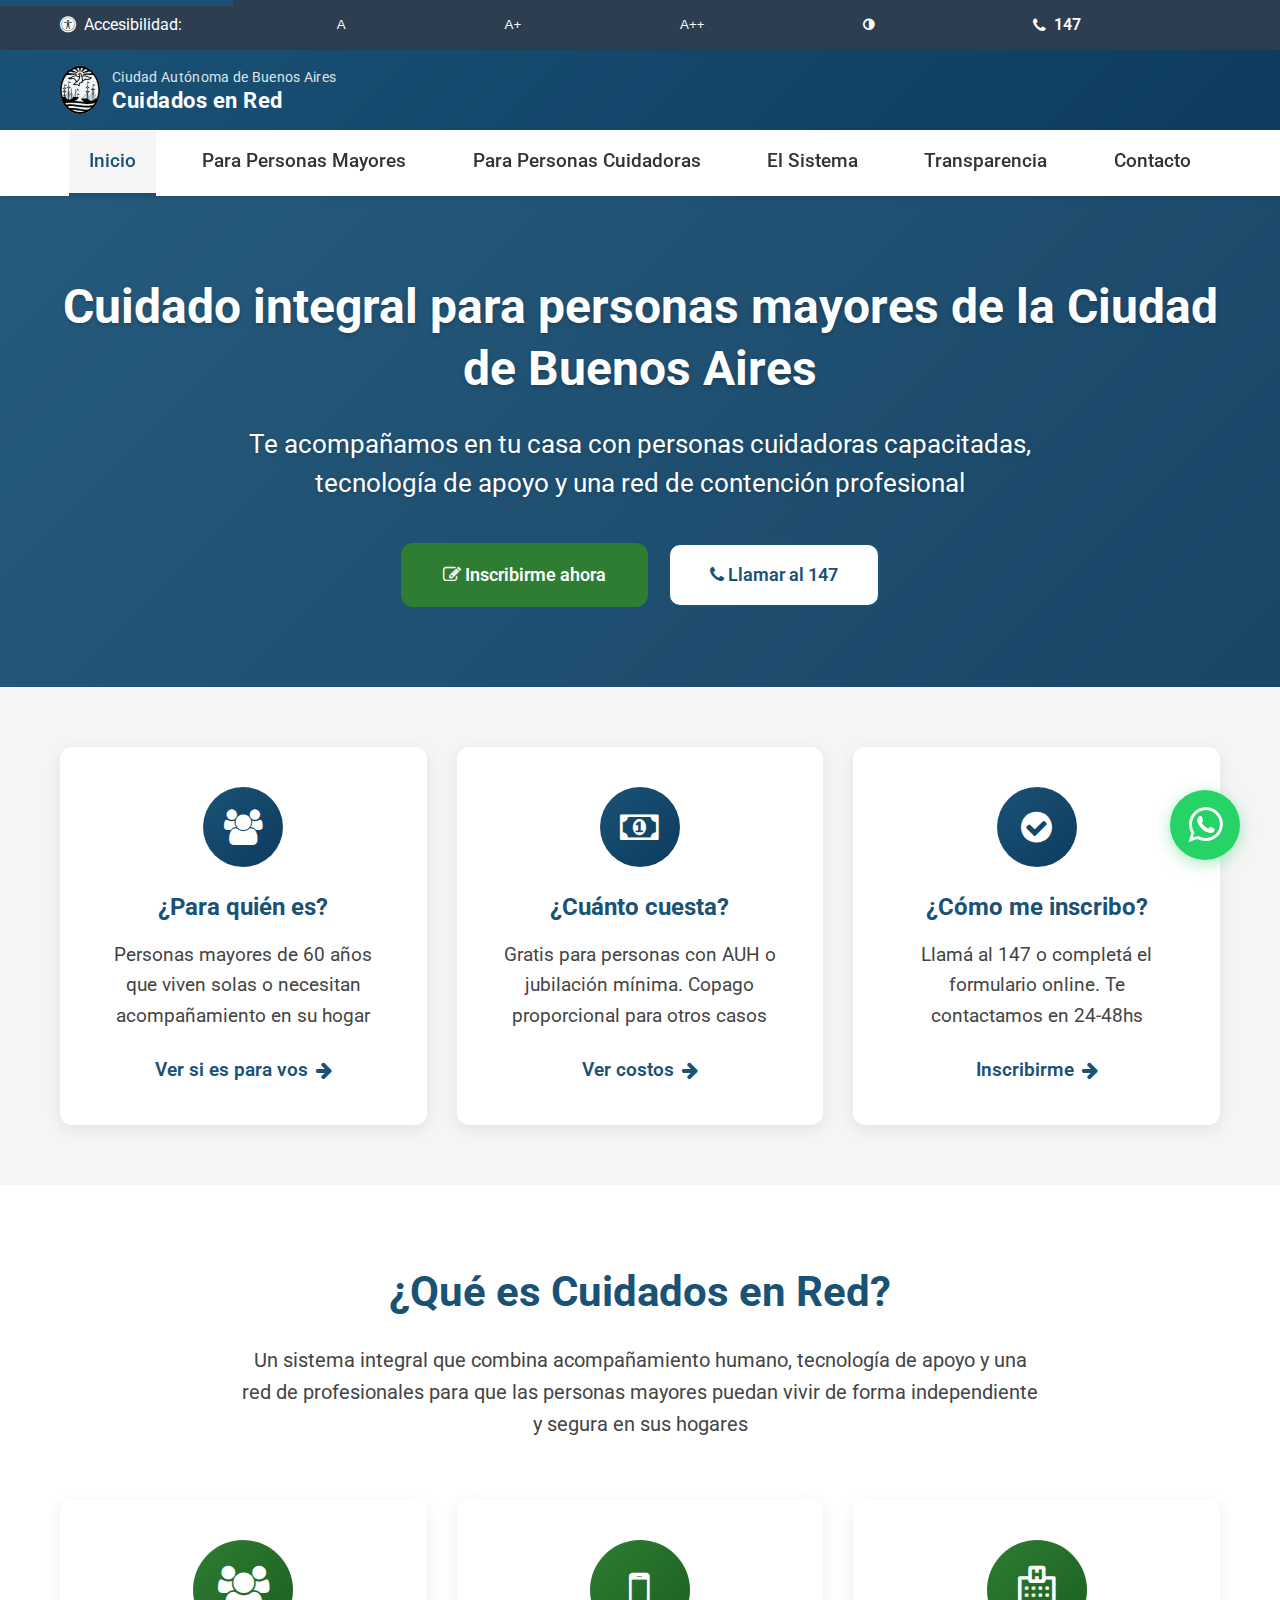
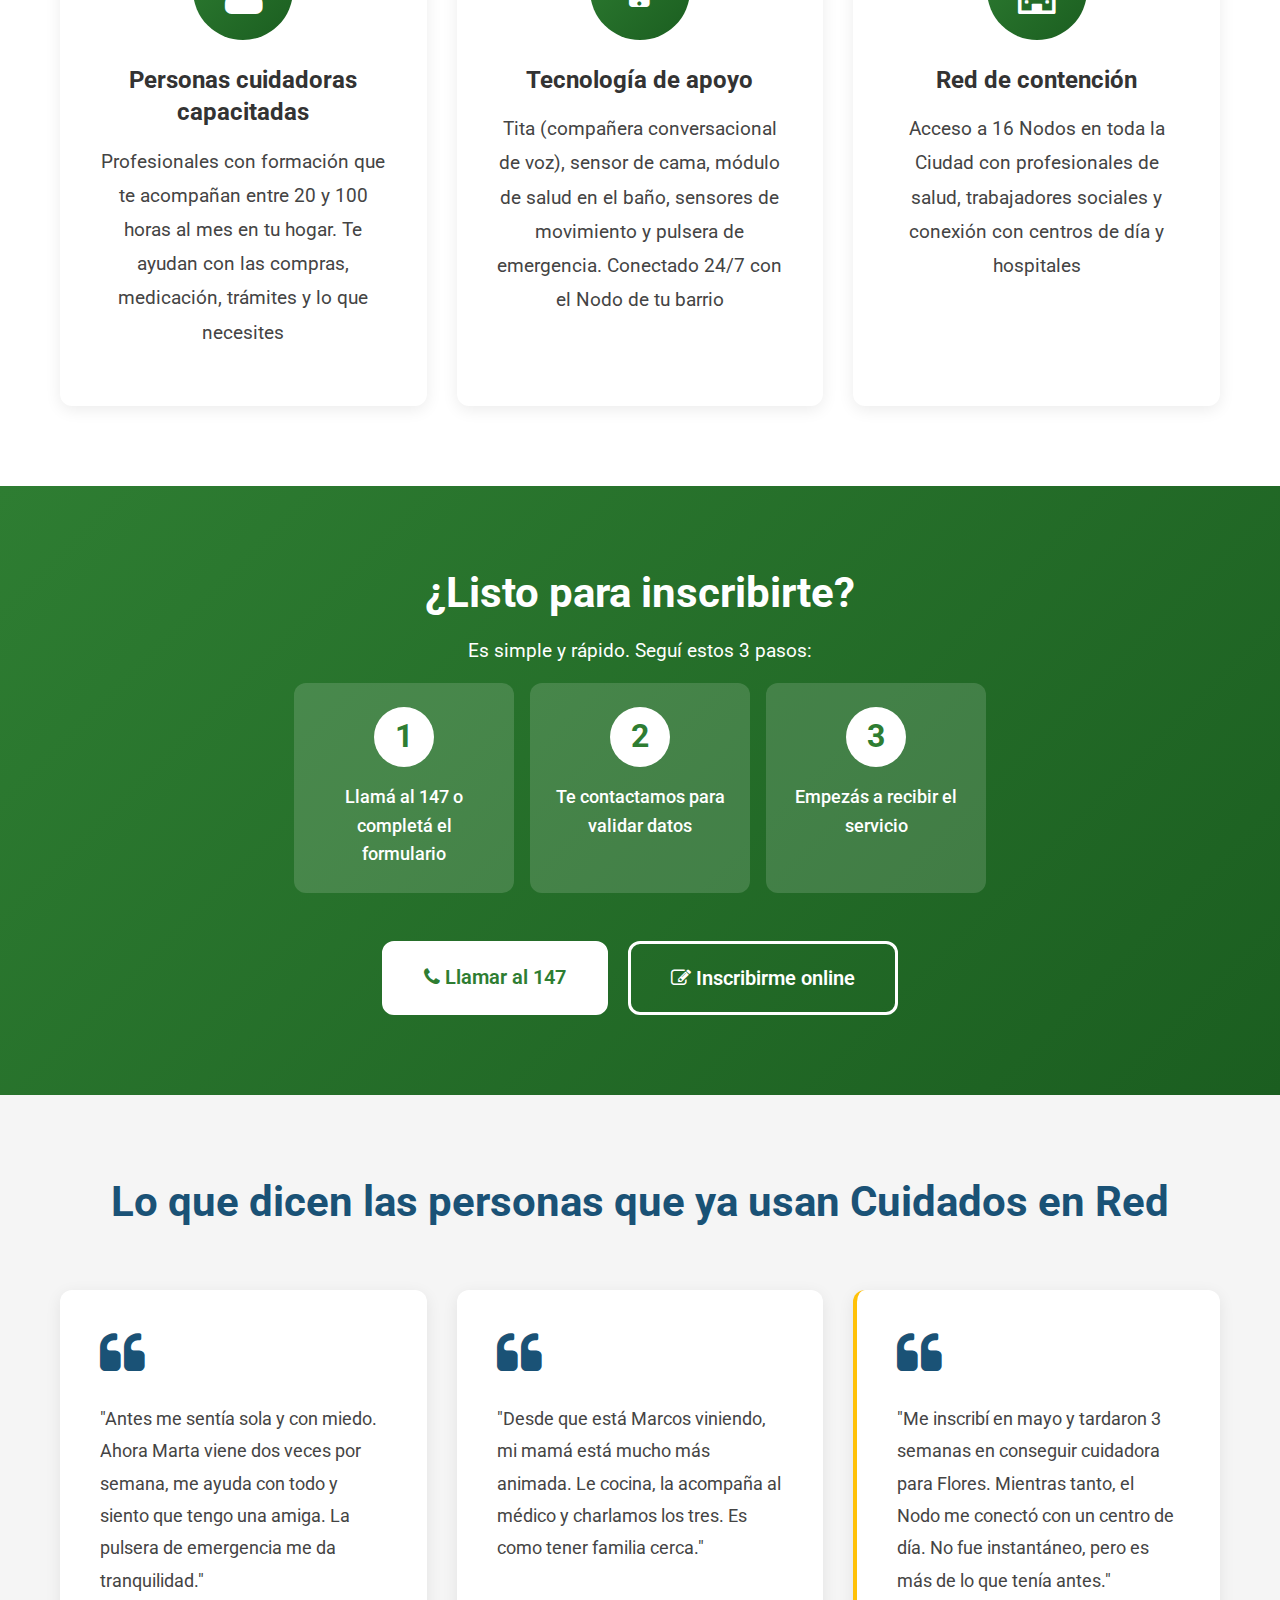
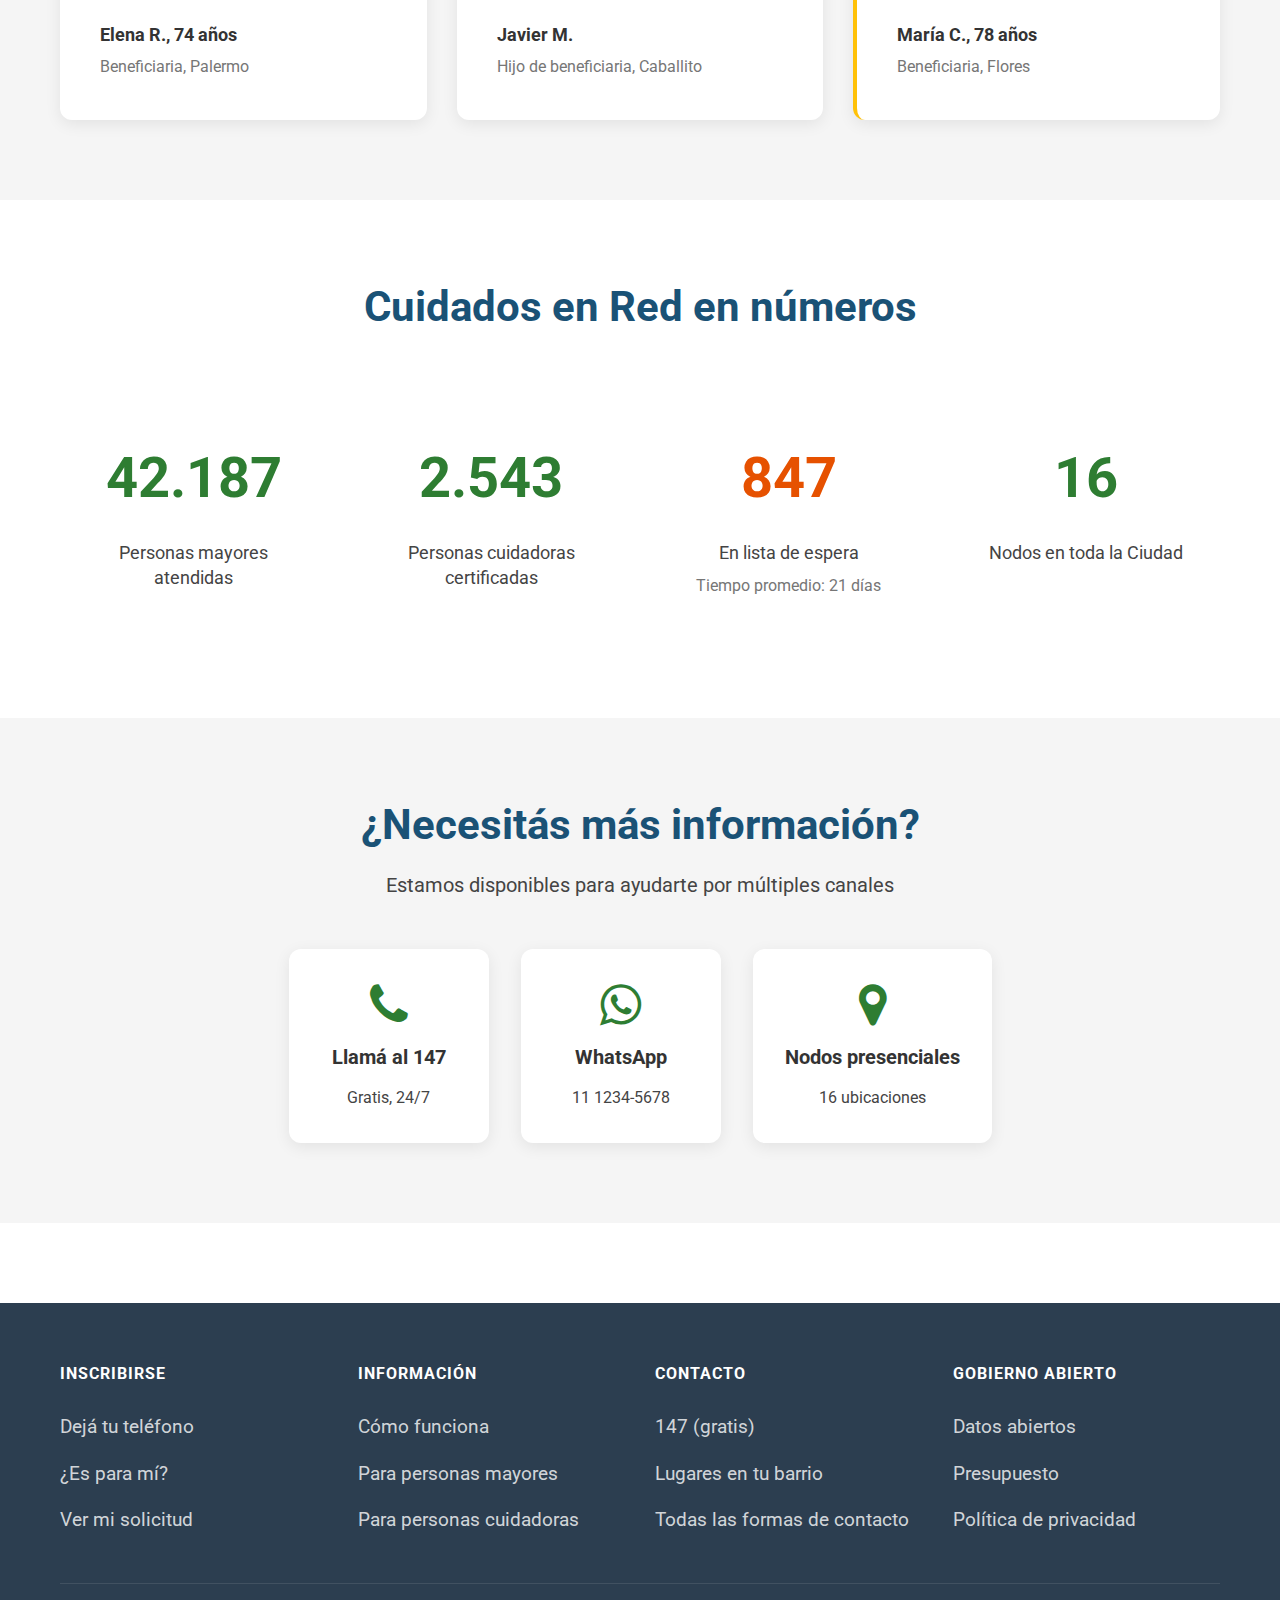
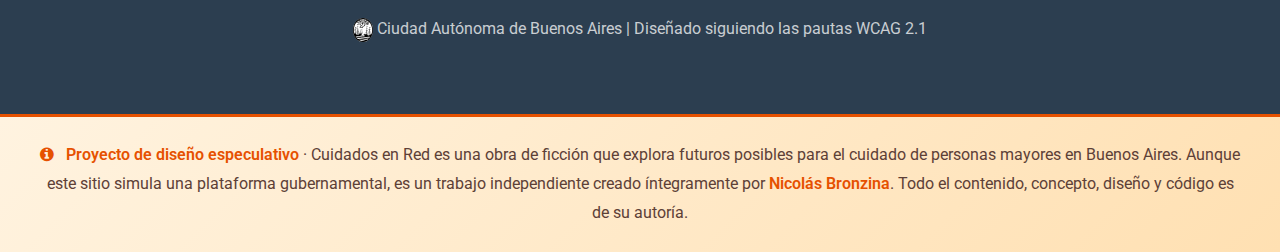
<file: index.html>
<!DOCTYPE html>
<html lang="es-AR">
<head>
    <meta charset="UTF-8">
    <meta name="viewport" content="width=device-width, initial-scale=1.0">
    <meta name="description" content="Cuidados en Red - Sistema Integral de Cuidados para Personas Mayores en Buenos Aires. Cuidado domiciliario con tecnología y acompañamiento profesional.">
    <title>Cuidados en Red | Sistema de Cuidados para Personas Mayores - GCBA</title>
    <link href="https://cdnjs.cloudflare.com/ajax/libs/font-awesome/4.7.0/css/font-awesome.min.css" rel="stylesheet">
    <link href="https://fonts.googleapis.com/css2?family=Roboto:wght@300;400;500;700&display=swap" rel="stylesheet">
    <link href="styles.css" rel="stylesheet">
    <style>
        /* =============================================
           ESTILOS ESPECÍFICOS DEL INDEX
           Armonizados con para-personas-mayores.html
           ============================================= */
        
        /* HERO - Ahora consistente con hero-personas */
        .hero {
            background: linear-gradient(135deg, rgba(26,82,118,0.95), rgba(13,59,94,0.95)),
                        url('https://images.unsplash.com/photo-1581579438747-1dc8d17bbce4?w=1600&h=500&fit=crop') center/cover;
            color: white;
            padding: 80px 0; /* Ahora usa 80px como personas-mayores */
            text-align: center;
        }
        
        .hero h1 {
            font-size: 48px; /* Reducido de 56px para consistencia */
            margin-bottom: 24px;
            font-weight: 700;
            text-shadow: 0 2px 4px rgba(0,0,0,0.2); /* Consistente con personas-mayores */
            line-height: 1.3;
        }

        .hero .lead {
            font-size: 26px; /* Ahora 26px como personas-mayores */
            line-height: 1.5; /* Consistente */
            max-width: 800px; /* Consistente */
            margin: 0 auto 40px;
            text-shadow: 0 1px 4px rgba(0,0,0,0.2);
        }
        
        .hero-buttons {
            display: flex;
            gap: 20px;
            justify-content: center;
            flex-wrap: wrap;
        }
        
        /* SECCIÓN INFO RÁPIDA */
        .quick-info {
            background-color: #F5F5F5;
            padding: 60px 0;
        }
        
        .quick-card {
            background-color: white;
            padding: 40px;
            border-radius: 12px;
            text-align: center;
            box-shadow: 0 4px 16px rgba(0,0,0,0.08);
            transition: all 0.3s;
            height: 100%;
        }
        
        .quick-card:hover {
            transform: translateY(-8px);
            box-shadow: 0 8px 24px rgba(0,0,0,0.12);
        }
        
        .quick-icon {
            width: 80px;
            height: 80px;
            background: linear-gradient(135deg, #1A5276, #0D3B5E);
            border-radius: 50%;
            display: flex;
            align-items: center;
            justify-content: center;
            margin: 0 auto 24px;
            color: white;
            font-size: 36px;
        }
        
        .quick-card h3 {
            color: #1A5276;
            font-size: 24px;
            margin-bottom: 16px;
        }
        
        .quick-card p {
            color: #444;
            margin-bottom: 24px;
            line-height: 1.6;
        }
        
        /* SOBRE EL PROGRAMA */
        .about-program {
            padding: 80px 0;
        }
        
        .about-program h2 {
            text-align: center;
            color: #1A5276;
            font-size: 42px;
            margin-bottom: 24px;
        }
        
        .section-intro {
            text-align: center;
            font-size: 20px;
            color: #444;
            max-width: 800px;
            margin: 0 auto 60px;
            line-height: 1.6;
        }
        
        /* FEATURE CARDS */
        .feature-card {
            background-color: white;
            padding: 40px;
            border-radius: 12px;
            box-shadow: 0 4px 16px rgba(0,0,0,0.08);
            text-align: center;
            height: 100%;
            transition: all 0.3s;
        }
        
        .feature-card:hover {
            transform: translateY(-4px);
            box-shadow: 0 8px 24px rgba(0,0,0,0.12);
        }
        
        .feature-icon {
            width: 100px;
            height: 100px;
            background: linear-gradient(135deg, #2E7D32, #1B5E20);
            border-radius: 50%;
            display: flex;
            align-items: center;
            justify-content: center;
            margin: 0 auto 24px;
            color: white;
            font-size: 48px;
        }
        
        .feature-card h3 {
            color: #333;
            font-size: 24px;
            margin-bottom: 16px;
        }
        
        .feature-card p {
            color: #444;
            line-height: 1.8;
        }
        
        /* CTA INSCRIPCIÓN */
        .cta-inscripcion {
            background: linear-gradient(135deg, #2E7D32, #1B5E20);
            color: white;
            padding: 80px 0;
            text-align: center;
        }
        
        .cta-inscripcion h2 {
            font-size: 42px;
            margin-bottom: 16px;
        }
        
        .cta-inscripcion > p {
            font-size: 20px;
            margin-bottom: 48px;
            opacity: 0.95;
        }
        
        /* PASOS SIMPLES */
        .steps-simple {
            display: flex;
            justify-content: center;
            align-items: stretch;
            gap: 16px;
            flex-wrap: wrap;
            max-width: 1200px;
            margin: 0 auto 48px;
        }
        
        .step-simple {
            background-color: rgba(255,255,255,0.15);
            padding: 24px;
            border-radius: 12px;
            text-align: center;
            flex: 1;
            min-width: 180px;
            max-width: 220px;
        }
        
        .step-number-simple {
            width: 60px;
            height: 60px;
            background-color: white;
            color: #2E7D32;
            border-radius: 50%;
            display: flex;
            align-items: center;
            justify-content: center;
            font-size: 32px;
            font-weight: 700;
            margin: 0 auto 16px;
        }
        
        .step-simple p {
            font-size: 18px;
            font-weight: 500;
            margin: 0;
        }
        
        /* TESTIMONIOS */
        .testimonios {
            background-color: #F5F5F5;
            padding: 80px 0;
        }
        
        .testimonios h2 {
            text-align: center;
            color: #1A5276;
            font-size: 42px;
            margin-bottom: 60px;
        }
        
        .testimonial-card {
            background-color: white;
            padding: 40px;
            border-radius: 12px;
            box-shadow: 0 4px 16px rgba(0,0,0,0.08);
            height: 100%;
            display: flex;
            flex-direction: column;
        }
        
        .testimonial-quote {
            font-size: 48px;
            color: #1A5276;
            margin-bottom: 24px;
            line-height: 1;
        }
        
        .testimonial-text {
            font-size: 18px;
            line-height: 1.8;
            color: #444;
            flex-grow: 1;
            margin-bottom: 24px;
        }
        
        .testimonial-author {
            display: flex;
            flex-direction: column;
            gap: 4px;
        }
        
        .testimonial-author strong {
            color: #333;
            font-size: 18px;
        }
        
        .testimonial-author span {
            color: #767676;
            font-size: 16px;
        }
        
        /* Testimonial realista con fricción */
        .testimonial-card.realistic {
            border-left: 4px solid var(--color-friction-warning-border);
        }
        
        /* ESTADÍSTICAS */
        .stats {
            background-color: white;
            padding: 80px 0;
        }
        
        .stats h2 {
            text-align: center;
            color: #1A5276;
            font-size: 42px;
            margin-bottom: 60px;
        }
        
        .stat-card {
            text-align: center;
            padding: 40px 20px;
        }
        
        .stat-number {
            font-size: 56px;
            font-weight: 700;
            color: var(--color-secondary);
            margin-bottom: 16px;
        }
        
        .stat-label {
            font-size: 18px;
            color: #444;
            line-height: 1.4;
        }
        
        /* Stats de fricción */
        .stat-card.friction .stat-number {
            color: var(--color-friction-emphasis);
        }
        
        .stat-sublabel {
            font-size: 16px;
            color: #767676;
            margin-top: 8px;
        }
        
        /* CTA FINAL */
        .final-cta {
            background-color: #F5F5F5;
            padding: 80px 0;
            text-align: center;
        }
        
        .final-cta h2 {
            color: #1A5276;
            font-size: 42px;
            margin-bottom: 16px;
        }
        
        .final-cta-subtitle {
            font-size: 20px;
            color: #444;
            margin-bottom: 48px;
        }
        
        .contact-options {
            display: flex;
            justify-content: center;
            gap: 32px;
            flex-wrap: wrap;
        }
        
        .contact-option {
            display: flex;
            flex-direction: column;
            align-items: center;
            gap: 12px;
            padding: 32px;
            background-color: white;
            border-radius: 12px;
            box-shadow: 0 4px 16px rgba(0,0,0,0.08);
            min-width: 200px;
            transition: all 0.3s;
            text-decoration: none;
            color: #333;
        }
        
        .contact-option:hover {
            transform: translateY(-8px);
            box-shadow: 0 8px 24px rgba(0,0,0,0.12);
            color: var(--color-primary);
        }
        
        .contact-option i {
            font-size: 48px;
            color: var(--color-secondary);
        }
        
        .contact-option strong {
            font-size: 20px;
            color: #333;
        }
        
        .contact-option span {
            font-size: 16px;
            color: #444;
        }
        
        /* RESPONSIVE */
        @media (max-width: 991px) {
            .hero h1 {
                font-size: 36px;
            }
            
            .hero .lead {
                font-size: 20px;
            }
            
            .about-program h2,
            .testimonios h2,
            .stats h2,
            .final-cta h2,
            .cta-inscripcion h2 {
                font-size: 32px;
            }
        }
        
        @media (max-width: 767px) {
            .hero {
                padding: 60px 0;
            }
            
            .hero h1 {
                font-size: 28px;
            }
            
            .hero .lead {
                font-size: 18px;
            }
            
            .step-simple {
                min-width: 150px;
            }
            
            .stat-number {
                font-size: 42px;
            }
        }
    </style>
</head>
<body>
    <a href="#main-content" class="skip-to-main">Ir al contenido principal</a>
    
    <div class="accessibility-bar" role="complementary" aria-label="Herramientas de accesibilidad">
        <div class="container clearfix">
            <span><i class="fa fa-universal-access" aria-hidden="true"></i> Accesibilidad:</span>
            <button onclick="adjustTextSize('normal')" aria-label="Texto normal">A</button>
            <button onclick="adjustTextSize('large')" aria-label="Texto grande">A+</button>
            <button onclick="adjustTextSize('xlarge')" aria-label="Texto extra grande">A++</button>
            <button onclick="toggleHighContrast()" aria-label="Alto contraste">
                <i class="fa fa-adjust" aria-hidden="true"></i>
            </button>
            <a href="tel:147" class="accessibility-phone" aria-label="Llamar al 147">
                <i class="fa fa-phone" aria-hidden="true"></i> 147
            </a>
        </div>
    </div>
    
    <header class="header-gcba" role="banner">
        <div class="container">
            <a href="index.html" class="logo">
                <img src="img/escudo-caba.svg" alt="Escudo de la Ciudad Autónoma de Buenos Aires" class="escudo" width="40" height="48">
                <div class="logo-text">
                    <span class="institutional">Ciudad Autónoma de Buenos Aires</span>
                    <span class="program-name">Cuidados en Red</span>
                </div>
            </a>
        </div>
    </header>
    
    <nav class="main-nav" role="navigation" aria-label="Navegación principal">
        <div class="container">
            <button class="nav-toggle" aria-expanded="false" aria-controls="nav-links" onclick="document.getElementById('nav-links').classList.toggle('open'); this.setAttribute('aria-expanded', this.getAttribute('aria-expanded') === 'true' ? 'false' : 'true')">
                <i class="fa fa-bars" aria-hidden="true"></i> Menú
            </button>
            <div class="nav-links" id="nav-links">
                <a href="index.html" class="active" aria-current="page">Inicio</a>
                <a href="para-personas-mayores.html">Para Personas Mayores</a>
                <a href="para-cuidadores.html">Para Personas Cuidadoras</a>
                <a href="el-sistema.html">El Sistema</a>
                <a href="transparencia.html">Transparencia</a>
                <a href="contacto.html">Contacto</a>
            </div>
        </div>
    </nav>
    
    <main id="main-content">
        <section class="hero">
            <div class="container">
                <h1>Cuidado integral para personas mayores de la Ciudad de Buenos Aires</h1>
                <p class="lead">
                    Te acompañamos en tu casa con personas cuidadoras capacitadas, tecnología de apoyo y una red de contención profesional
                </p>
                <div class="hero-buttons">
                    <a href="inscripcion.html" class="btn btn-lg btn-success">
                        <i class="fa fa-edit" aria-hidden="true"></i> Inscribirme ahora
                    </a>
                    <a href="tel:147" class="btn btn-lg btn-secondary">
                        <i class="fa fa-phone" aria-hidden="true"></i> Llamar al 147
                    </a>
                </div>
            </div>
        </section>
        
        <section class="quick-info">
            <div class="container">
                <div class="row">
                    <article class="col-md-4">
                        <div class="quick-card">
                            <div class="quick-icon">
                                <i class="fa fa-users" aria-hidden="true"></i>
                            </div>
                            <h3>¿Para quién es?</h3>
                            <p>Personas mayores de 60 años que viven solas o necesitan acompañamiento en su hogar</p>
                            <a href="elegibilidad.html" class="btn-link">Ver si es para vos <i class="fa fa-arrow-right" aria-hidden="true"></i></a>
                        </div>
                    </article>
                    
                    <article class="col-md-4">
                        <div class="quick-card">
                            <div class="quick-icon">
                                <i class="fa fa-money" aria-hidden="true"></i>
                            </div>
                            <h3>¿Cuánto cuesta?</h3>
                            <p>Gratis para personas con AUH o jubilación mínima. Copago proporcional para otros casos</p>
                            <a href="el-sistema.html#costos" class="btn-link">Ver costos <i class="fa fa-arrow-right" aria-hidden="true"></i></a>
                        </div>
                    </article>
                    
                    <article class="col-md-4">
                        <div class="quick-card">
                            <div class="quick-icon">
                                <i class="fa fa-check-circle" aria-hidden="true"></i>
                            </div>
                            <h3>¿Cómo me inscribo?</h3>
                            <p>Llamá al 147 o completá el formulario online. Te contactamos en 24-48hs</p>
                            <a href="inscripcion.html" class="btn-link">Inscribirme <i class="fa fa-arrow-right" aria-hidden="true"></i></a>
                        </div>
                    </article>
                </div>
            </div>
        </section>
        
        <section class="about-program">
            <div class="container">
                <h2>¿Qué es Cuidados en Red?</h2>
                <p class="section-intro">
                    Un sistema integral que combina acompañamiento humano, tecnología de apoyo y una red de profesionales 
                    para que las personas mayores puedan vivir de forma independiente y segura en sus hogares
                </p>
                
                <div class="row">
                    <article class="col-md-4">
                        <div class="feature-card">
                            <div class="feature-icon">
                                <i class="fa fa-users" aria-hidden="true"></i>
                            </div>
                            <h3>Personas cuidadoras capacitadas</h3>
                            <p>
                                Profesionales con formación que te acompañan entre 20 y 100 horas al mes en tu hogar.
                                Te ayudan con las compras, medicación, trámites y lo que necesites
                            </p>
                        </div>
                    </article>
                    
                    <article class="col-md-4">
                        <div class="feature-card">
                            <div class="feature-icon">
                                <i class="fa fa-mobile" aria-hidden="true"></i>
                            </div>
                            <h3>Tecnología de apoyo</h3>
                            <p>
                                Tita (compañera conversacional de voz), sensor de cama, módulo de salud en el baño, sensores de movimiento
                                y pulsera de emergencia. Conectado 24/7 con el Nodo de tu barrio
                            </p>
                        </div>
                    </article>
                    
                    <article class="col-md-4">
                        <div class="feature-card">
                            <div class="feature-icon">
                                <i class="fa fa-hospital-o" aria-hidden="true"></i>
                            </div>
                            <h3>Red de contención</h3>
                            <p>
                                Acceso a 16 Nodos en toda la Ciudad con profesionales de salud, trabajadores sociales 
                                y conexión con centros de día y hospitales
                            </p>
                        </div>
                    </article>
                </div>
            </div>
        </section>
        
        <section class="cta-inscripcion">
            <div class="container">
                <h2>¿Listo para inscribirte?</h2>
                <p>Es simple y rápido. Seguí estos 3 pasos:</p>
                
                <div class="steps-simple">
                    <div class="step-simple">
                        <div class="step-number-simple">1</div>
                        <p>Llamá al 147 o completá el formulario</p>
                    </div>
                    <div class="step-simple">
                        <div class="step-number-simple">2</div>
                        <p>Te contactamos para validar datos</p>
                    </div>
                    <div class="step-simple">
                        <div class="step-number-simple">3</div>
                        <p>Empezás a recibir el servicio</p>
                    </div>
                </div>
                
                <div style="display: flex; gap: 20px; justify-content: center; flex-wrap: wrap;">
                    <a href="tel:147" class="btn btn-lg" style="background-color: white; color: #2E7D32; border-color: white; font-size: 20px; padding: 18px 40px;" aria-label="Llamar al 147">
                        <i class="fa fa-phone" aria-hidden="true"></i> Llamar al 147
                    </a>
                    <a href="inscripcion.html" class="btn btn-lg" style="background-color: transparent; color: white; border: 3px solid white; font-size: 20px; padding: 18px 40px;" aria-label="Inscribirme online">
                        <i class="fa fa-edit" aria-hidden="true"></i> Inscribirme online
                    </a>
                </div>
            </div>
        </section>
        
        <section class="testimonios">
            <div class="container">
                <h2>Lo que dicen las personas que ya usan Cuidados en Red</h2>
                
                <div class="row">
                    <article class="col-md-4">
                        <div class="testimonial-card">
                            <div class="testimonial-quote">
                                <i class="fa fa-quote-left" aria-hidden="true"></i>
                            </div>
                            <p class="testimonial-text">
                                "Antes me sentía sola y con miedo. Ahora Marta viene dos veces por semana, me ayuda con todo y siento que tengo una amiga. La pulsera de emergencia me da tranquilidad."
                            </p>
                            <div class="testimonial-author">
                                <strong>Elena R., 74 años</strong>
                                <span>Beneficiaria, Palermo</span>
                            </div>
                        </div>
                    </article>
                    
                    <article class="col-md-4">
                        <div class="testimonial-card">
                            <div class="testimonial-quote">
                                <i class="fa fa-quote-left" aria-hidden="true"></i>
                            </div>
                            <p class="testimonial-text">
                                "Desde que está Marcos viniendo, mi mamá está mucho más animada. Le cocina, la acompaña al médico y charlamos los tres. Es como tener familia cerca."
                            </p>
                            <div class="testimonial-author">
                                <strong>Javier M.</strong>
                                <span>Hijo de beneficiaria, Caballito</span>
                            </div>
                        </div>
                    </article>
                    
                    <!-- NUEVO: Testimonial con fricción -->
                    <article class="col-md-4">
                        <div class="testimonial-card realistic">
                            <div class="testimonial-quote">
                                <i class="fa fa-quote-left" aria-hidden="true"></i>
                            </div>
                            <p class="testimonial-text">
                                "Me inscribí en mayo y tardaron 3 semanas en conseguir cuidadora para Flores. Mientras tanto, el Nodo me conectó con un centro de día. No fue instantáneo, pero es más de lo que tenía antes."
                            </p>
                            <div class="testimonial-author">
                                <strong>María C., 78 años</strong>
                                <span>Beneficiaria, Flores</span>
                            </div>
                        </div>
                    </article>
                </div>
            </div>
        </section>
        
        <section class="stats">
            <div class="container">
                <h2>Cuidados en Red en números</h2>
                <div class="row">
                    <div class="col-md-3">
                        <div class="stat-card">
                            <div class="stat-number">42.187</div>
                            <div class="stat-label">Personas mayores atendidas</div>
                        </div>
                    </div>
                    <div class="col-md-3">
                        <div class="stat-card">
                            <div class="stat-number">2.543</div>
                            <div class="stat-label">Personas cuidadoras certificadas</div>
                        </div>
                    </div>
                    <!-- NUEVO: Stat de fricción -->
                    <div class="col-md-3">
                        <div class="stat-card friction">
                            <div class="stat-number">847</div>
                            <div class="stat-label">En lista de espera</div>
                            <div class="stat-sublabel">Tiempo promedio: 21 días</div>
                        </div>
                    </div>
                    <div class="col-md-3">
                        <div class="stat-card">
                            <div class="stat-number">16</div>
                            <div class="stat-label">Nodos en toda la Ciudad</div>
                        </div>
                    </div>
                </div>
            </div>
        </section>
        
        <section class="final-cta">
            <div class="container">
                <h2>¿Necesitás más información?</h2>
                <p class="final-cta-subtitle">Estamos disponibles para ayudarte por múltiples canales</p>
                <div class="contact-options">
                    <a href="tel:147" class="contact-option">
                        <i class="fa fa-phone" aria-hidden="true"></i>
                        <strong>Llamá al 147</strong>
                        <span>Gratis, 24/7</span>
                    </a>
                    <a href="https://wa.me/5491112345678" target="_blank" rel="noopener noreferrer" class="contact-option">
                        <i class="fa fa-whatsapp" aria-hidden="true"></i>
                        <strong>WhatsApp</strong>
                        <span>11 1234-5678</span>
                    </a>
                    <a href="nodos.html" class="contact-option">
                        <i class="fa fa-map-marker" aria-hidden="true"></i>
                        <strong>Nodos presenciales</strong>
                        <span>16 ubicaciones</span>
                    </a>
                </div>
            </div>
        </section>
    </main>
    
    <a href="https://wa.me/5491112345678" 
       class="whatsapp-float" 
       target="_blank" 
       rel="noopener noreferrer"
       aria-label="Contactar por WhatsApp">
        <i class="fa fa-whatsapp" aria-hidden="true"></i>
    </a>
    
    <footer role="contentinfo">
        <div class="container">
            <div class="row">
                <nav class="col-md-3" aria-label="Enlaces de inscripción">
                    <h4>INSCRIBIRSE</h4>
                    <a href="inscripcion.html">Dejá tu teléfono</a>
                    <a href="elegibilidad.html">¿Es para mí?</a>
                    <a href="estado-tramite.html">Ver mi solicitud</a>
                </nav>
                <nav class="col-md-3" aria-label="Enlaces informativos">
                    <h4>INFORMACIÓN</h4>
                    <a href="el-sistema.html">Cómo funciona</a>
                    <a href="para-personas-mayores.html">Para personas mayores</a>
                    <a href="para-cuidadores.html">Para personas cuidadoras</a>
                </nav>
                <nav class="col-md-3" aria-label="Enlaces de contacto">
                    <h4>CONTACTO</h4>
                    <a href="tel:147" aria-label="Llamar al 147">147 (gratis)</a>
                    <a href="nodos.html">Lugares en tu barrio</a>
                    <a href="contacto.html">Todas las formas de contacto</a>
                </nav>
                <nav class="col-md-3" aria-label="Enlaces institucionales">
                    <h4>GOBIERNO ABIERTO</h4>
                    <a href="transparencia.html">Datos abiertos</a>
                    <a href="transparencia.html#presupuesto">Presupuesto</a>
                    <a href="politica-privacidad.html">Política de privacidad</a>
                </nav>
            </div>
            <div class="footer-legal">
                <p><span class="footer-escudo"><img src="img/escudo-caba.svg" alt="Escudo de la Ciudad Autónoma de Buenos Aires" width="20" height="24"></span> Ciudad Autónoma de Buenos Aires | Diseñado siguiendo las pautas WCAG 2.1</p>
            </div>
        </div>
        
        <!-- DISCLAIMER DE AUTORÍA -->
        <div class="author-disclaimer">
            <p>
                <i class="fa fa-info-circle" aria-hidden="true"></i>
                <strong>Proyecto de diseño especulativo</strong> · 
                Cuidados en Red es una obra de ficción que explora futuros posibles para el cuidado 
                de personas mayores en Buenos Aires. Aunque este sitio simula una plataforma gubernamental, 
                es un trabajo independiente creado íntegramente por <strong>Nicolás Bronzina</strong>. 
                Todo el contenido, concepto, diseño y código es de su autoría.
            </p>
        </div>
    </footer>
    
    <script>
        function adjustTextSize(size) {
            document.body.classList.remove('text-size-normal', 'text-size-large', 'text-size-xlarge');
            document.body.classList.add('text-size-' + size);
            localStorage.setItem('textSize', size);
            announceToScreenReader('Tamaño de texto cambiado a ' + 
                (size === 'normal' ? 'normal' : size === 'large' ? 'grande' : 'extra grande'));
        }
        
        function toggleHighContrast() {
            const body = document.body;
            body.classList.toggle('high-contrast');
            const isHighContrast = body.classList.contains('high-contrast');
            localStorage.setItem('highContrast', isHighContrast ? 'true' : 'false');
            announceToScreenReader(isHighContrast ?
                'Alto contraste activado' :
                'Alto contraste desactivado');
        }
        
        function announceToScreenReader(message) {
            const announcement = document.createElement('div');
            announcement.setAttribute('role', 'status');
            announcement.setAttribute('aria-live', 'polite');
            announcement.setAttribute('aria-atomic', 'true');
            announcement.textContent = message;
            announcement.style.position = 'absolute';
            announcement.style.left = '-10000px';
            announcement.style.width = '1px';
            announcement.style.height = '1px';
            announcement.style.overflow = 'hidden';
            document.body.appendChild(announcement);
            setTimeout(() => document.body.removeChild(announcement), 1000);
        }
        
        window.addEventListener('load', function() {
            const textSize = localStorage.getItem('textSize');
            if (textSize) document.body.classList.add('text-size-' + textSize);
            if (localStorage.getItem('highContrast') === 'true') {
                document.body.classList.add('high-contrast');
            }
        });
    </script>
</body>
</html>
</file>
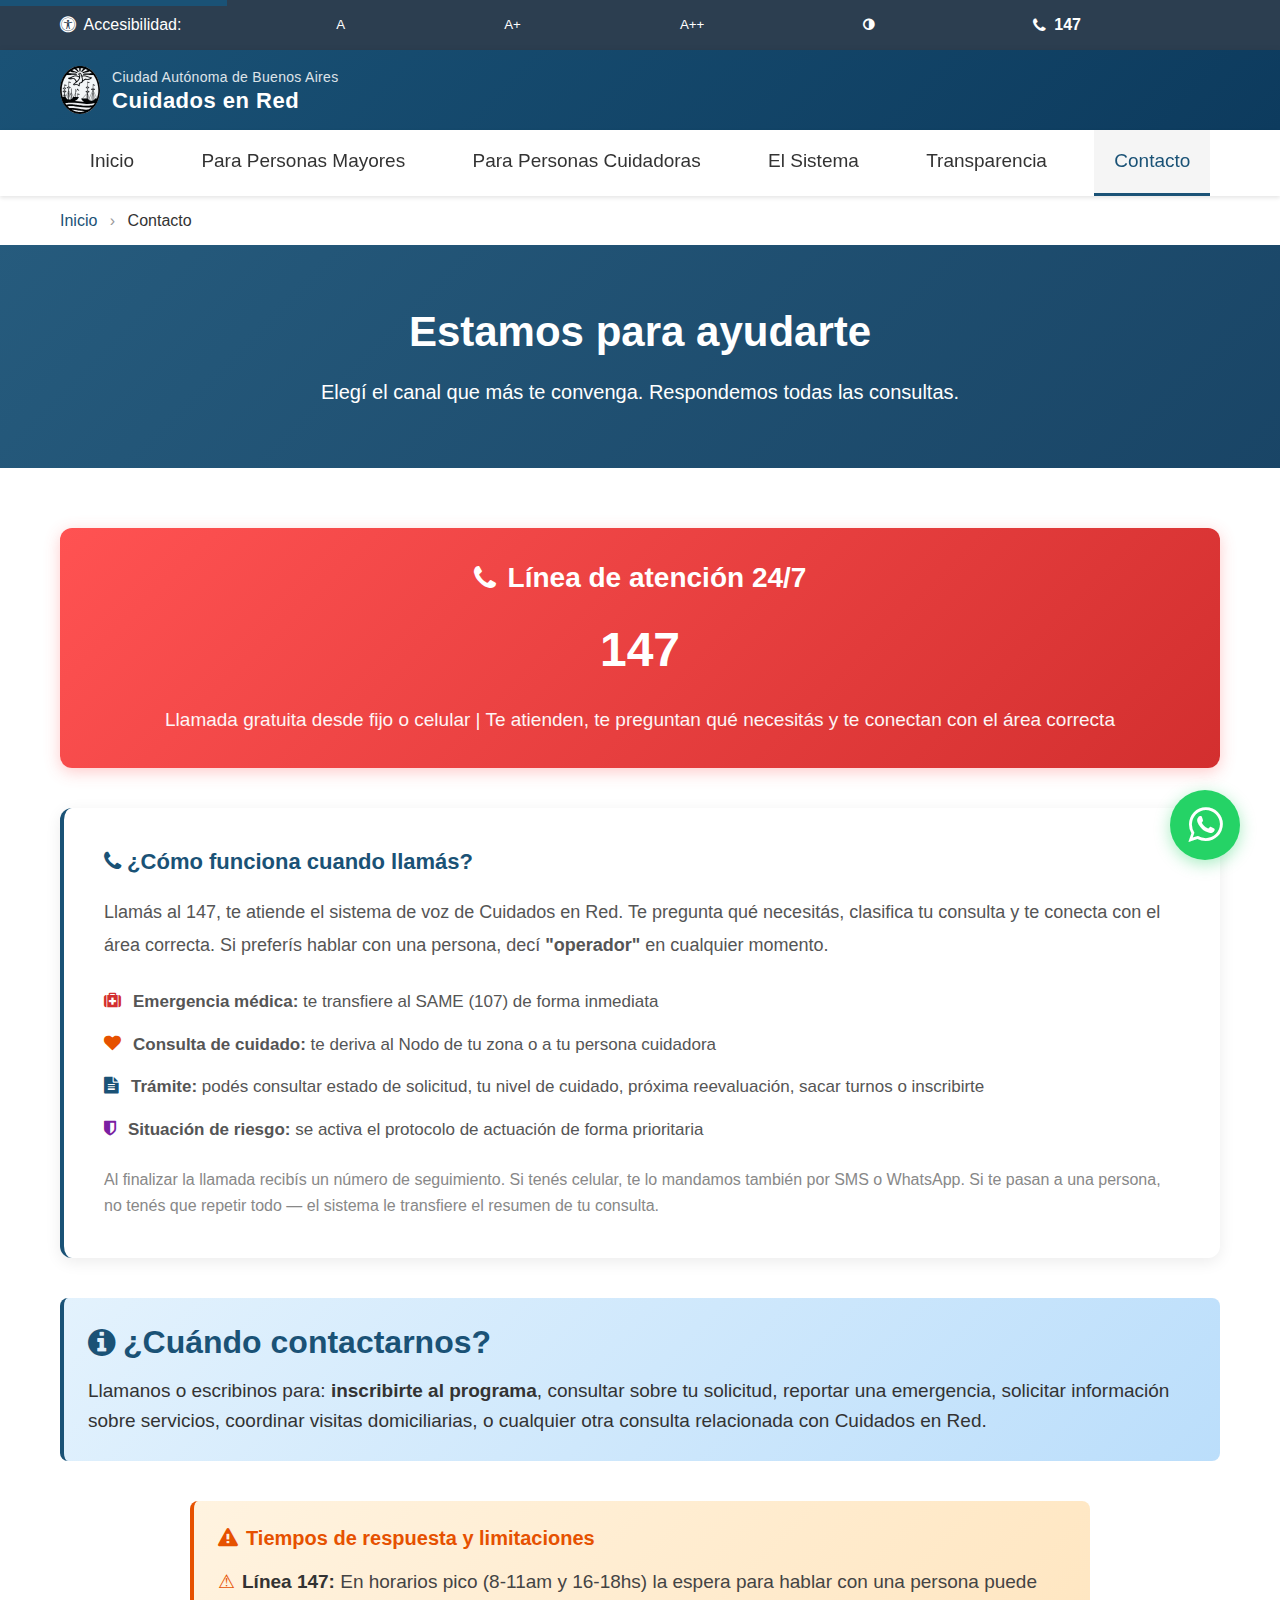
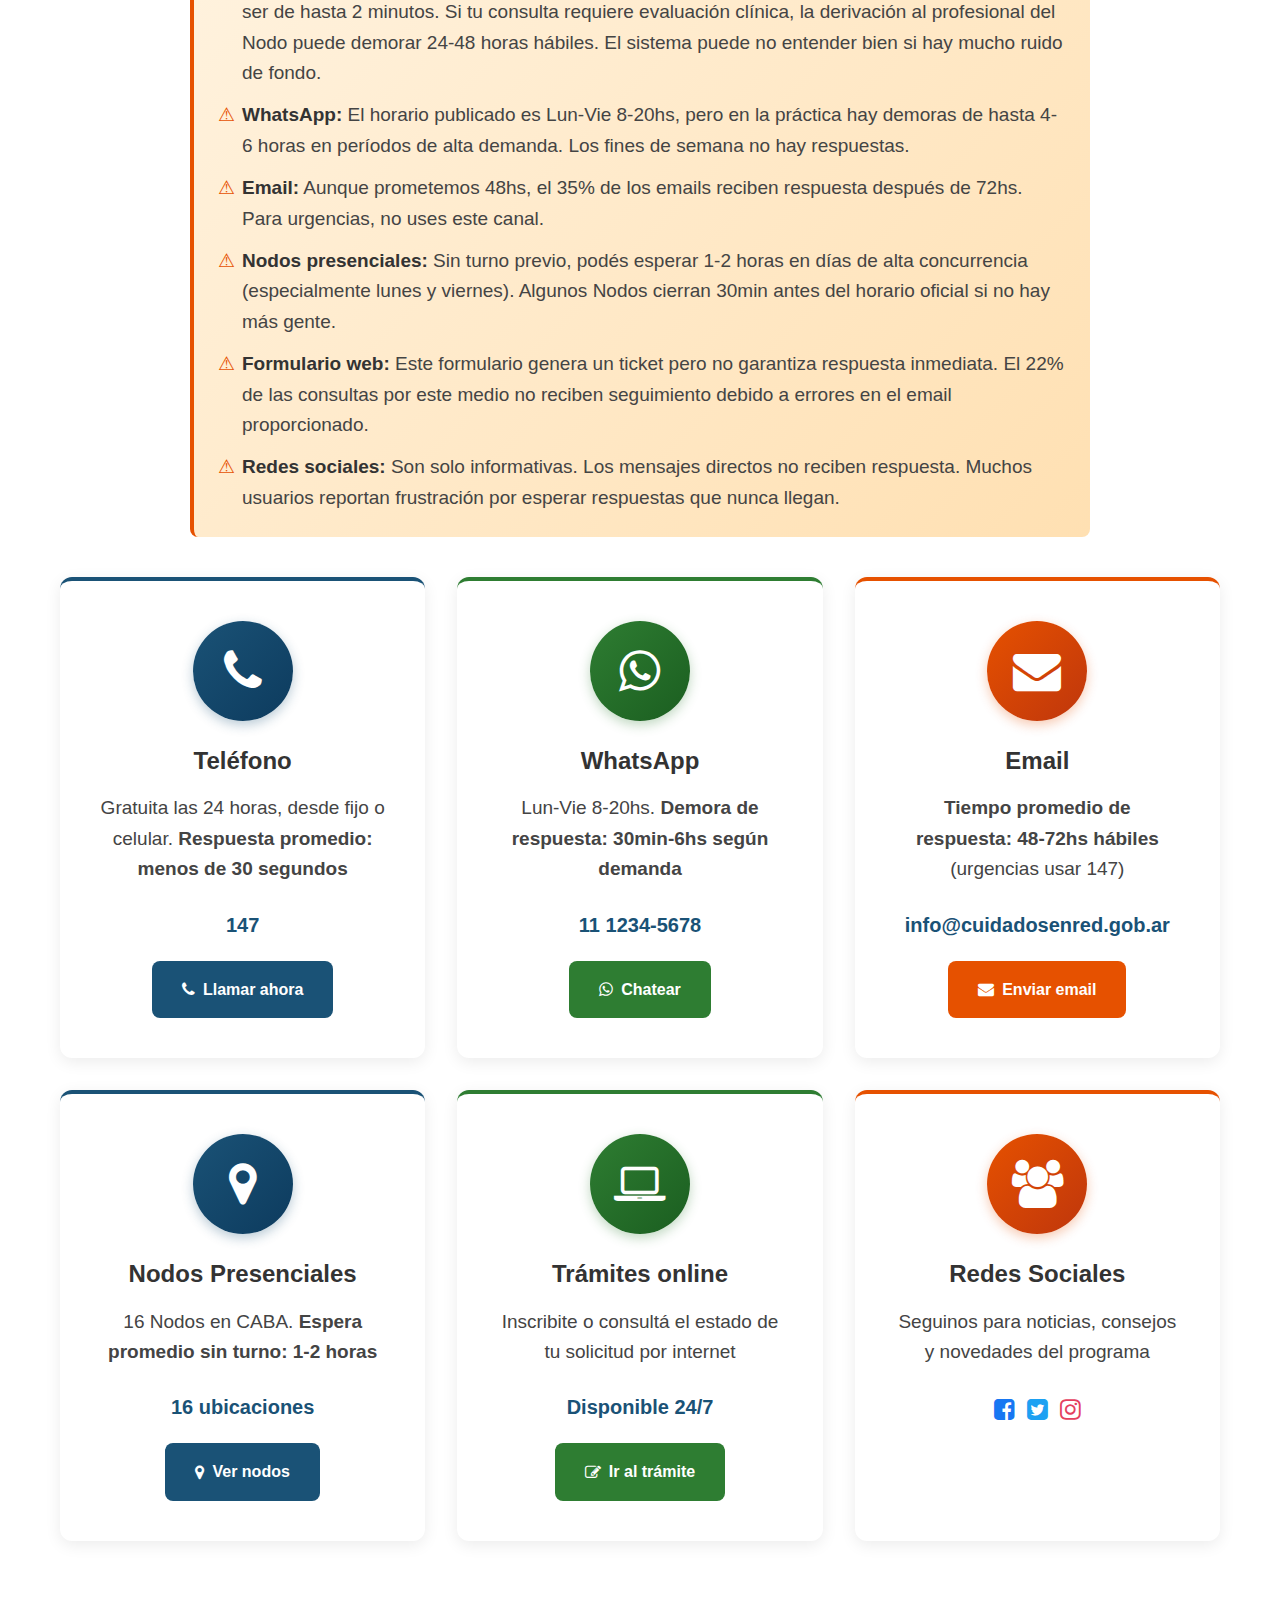
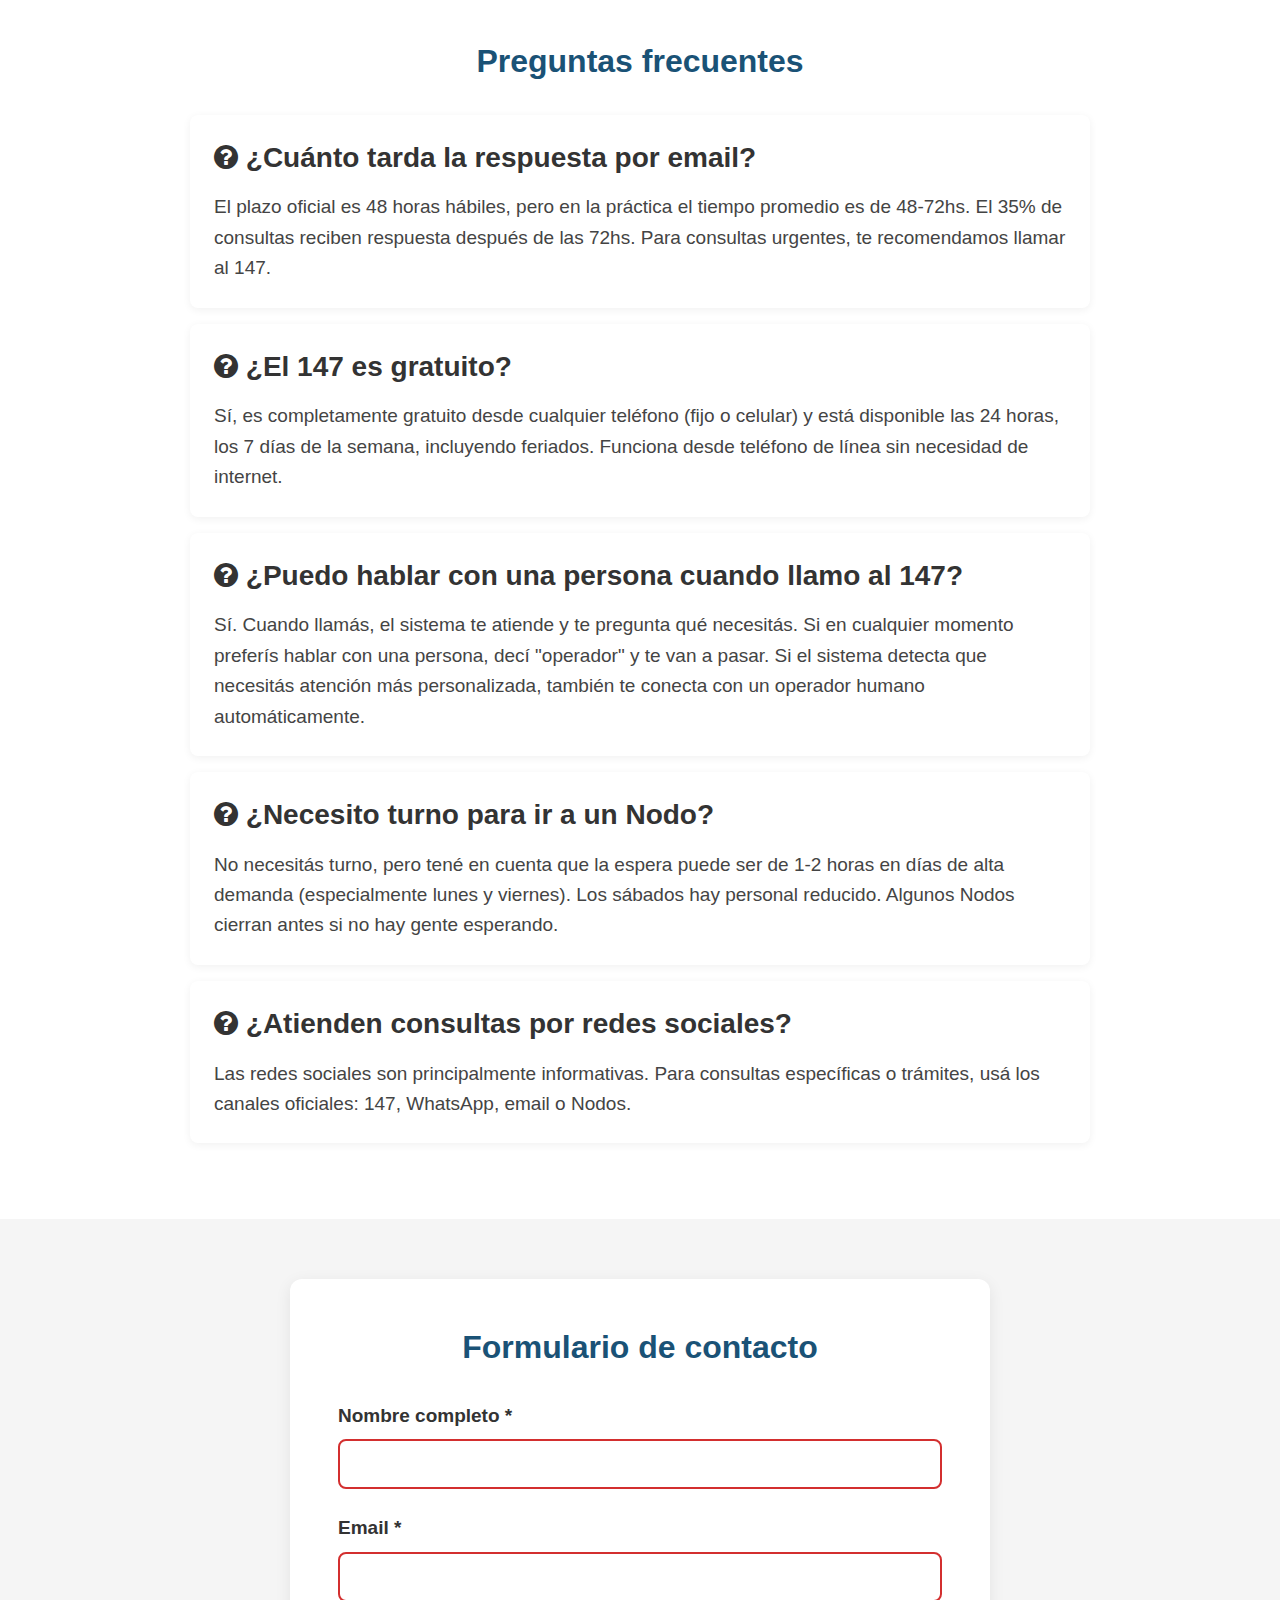
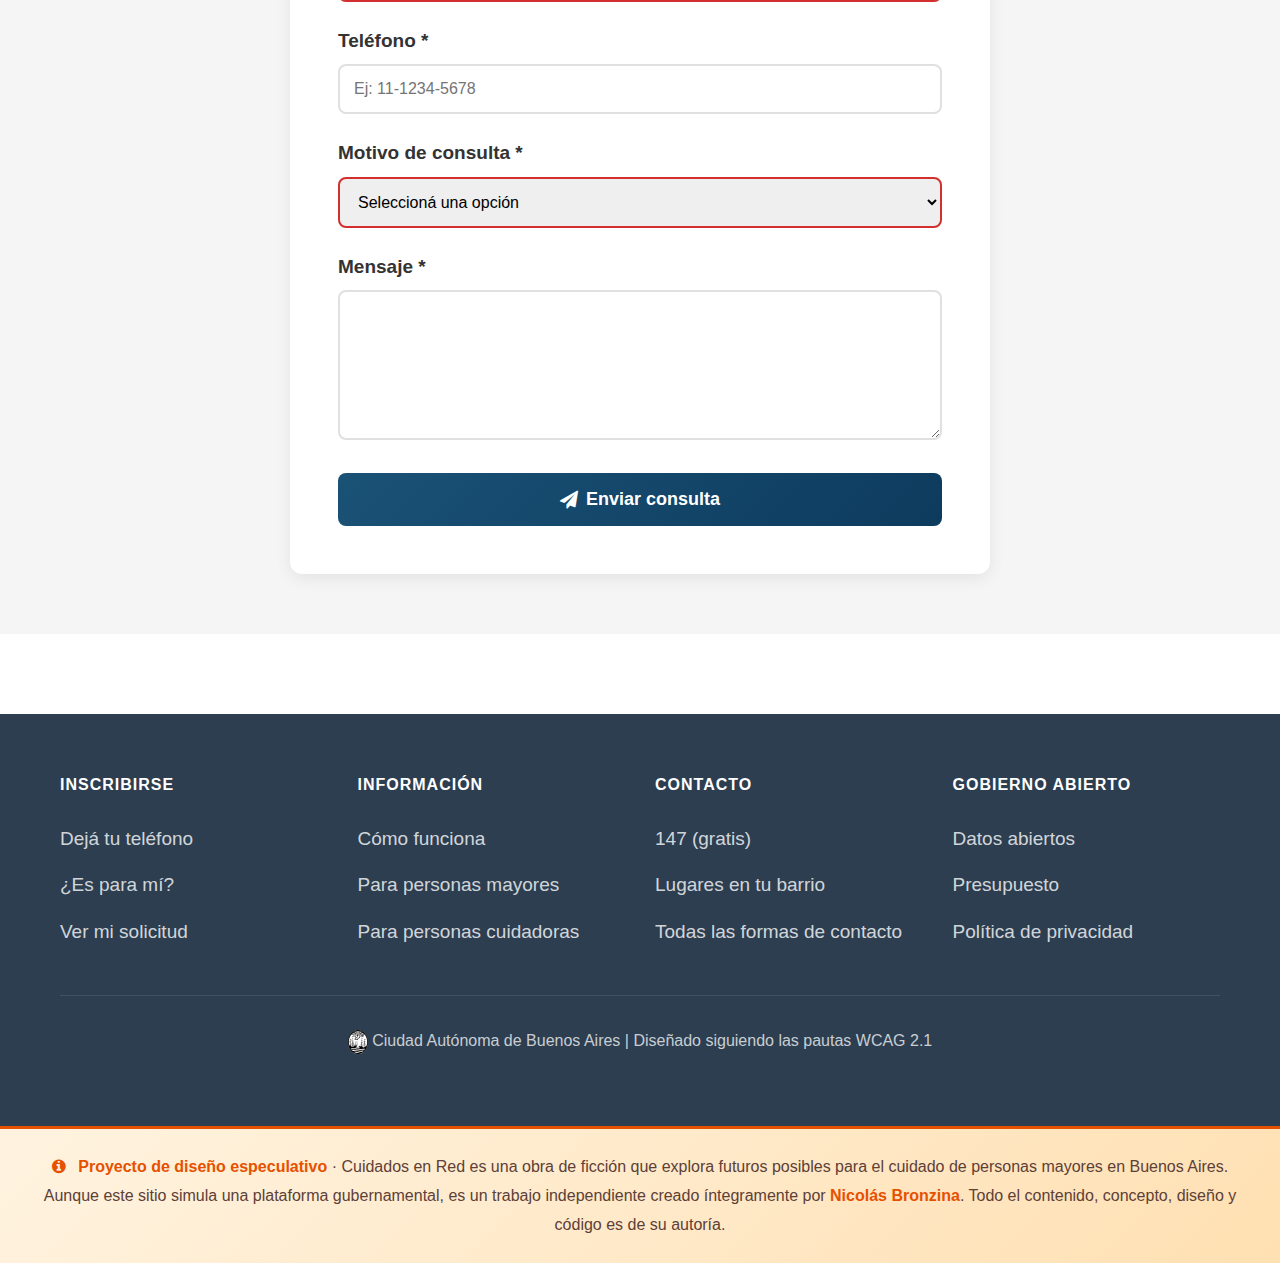
<file: contacto.html>
<!DOCTYPE html>
<html lang="es-AR">
<head>
    <meta charset="UTF-8">
    <meta http-equiv="Content-Security-Policy" content="default-src 'self'; script-src 'self' 'unsafe-inline' https://unpkg.com; style-src 'self' 'unsafe-inline' https://cdnjs.cloudflare.com https://fonts.googleapis.com; img-src 'self' https://images.unsplash.com https://i.pravatar.cc https://unpkg.com data:; font-src 'self' https://fonts.gstatic.com https://cdnjs.cloudflare.com; connect-src 'self'; frame-src 'none'">
    <meta name="viewport" content="width=device-width, initial-scale=1.0">
    <meta name="description" content="Contactá con Cuidados en Red por teléfono 147 (gratuito, 24hs), WhatsApp, email o visitá nuestros 16 nodos presenciales en la Ciudad de Buenos Aires.">
    <meta property="og:title" content="Contactanos — Teléfono, WhatsApp, Nodos | Cuidados en Red">
    <meta property="og:description" content="Contactá con Cuidados en Red por teléfono 147 (gratuito, 24hs), WhatsApp, email o visitá nuestros 16 nodos presenciales en la Ciudad de Buenos Aires.">
    <meta property="og:type" content="website">
    <meta property="og:url" content="https://cuidadosenred.buenosaires.gob.ar/contacto.html">
    <meta property="og:site_name" content="Cuidados en Red">
    <meta property="og:locale" content="es_AR">
    <meta property="og:image" content="https://images.unsplash.com/photo-1581579438747-1dc8d17bbce4?w=1200&h=630&fit=crop&fm=webp&q=80">
    <meta name="robots" content="index, follow">
    <meta name="theme-color" content="#1A5276">
    <link rel="canonical" href="https://cuidadosenred.buenosaires.gob.ar/contacto.html">
    <title>Contactanos — Teléfono, WhatsApp, Nodos | Cuidados en Red</title>
    <link rel="preconnect" href="https://fonts.googleapis.com">
    <link rel="preconnect" href="https://fonts.gstatic.com" crossorigin>
    <link rel="preconnect" href="https://cdnjs.cloudflare.com">
    <link rel="preconnect" href="https://images.unsplash.com">
    <link href="https://cdnjs.cloudflare.com/ajax/libs/font-awesome/4.7.0/css/font-awesome.min.css" rel="stylesheet" integrity="sha256-eZrrJcwDc/3uDhsdt61sL2oOBY362qM3lon1gyExkL0=" crossorigin="anonymous">
    <link href="https://fonts.googleapis.com/css2?family=Roboto:wght@400;500;700&display=swap" rel="stylesheet">
    <link href="styles.css" rel="stylesheet">
    <style>
        .hero-contacto {
            background: linear-gradient(135deg, rgba(26,82,118,0.95), rgba(13,59,94,0.95)),
                        url('https://images.unsplash.com/photo-1516574187841-cb9cc2ca948b?w=1600&h=400&fit=crop&fm=webp&q=30') center/cover;
            color: white;
            padding: 60px 0;
            text-align: center;
        }
        
        .hero-contacto h1 {
            font-size: 42px;
            margin-bottom: 16px;
            font-weight: 700;
        }
        
        .hero-contacto .lead {
            font-size: 20px;
            max-width: 700px;
            margin: 0 auto;
        }
        
        .contact-section {
            padding: 60px 0;
        }
        
        .contact-methods {
            display: grid;
            grid-template-columns: repeat(auto-fit, minmax(300px, 1fr));
            gap: 32px;
            margin-bottom: 60px;
        }
        
        .contact-card {
            background-color: white;
            border-radius: 12px;
            padding: 40px;
            text-align: center;
            box-shadow: 0 4px 16px rgba(0,0,0,0.08);
            transition: transform 0.3s, box-shadow 0.3s;
            border-top: 4px solid #1A5276;
        }
        
        .contact-card:hover {
            transform: translateY(-4px);
            box-shadow: 0 8px 24px rgba(0,0,0,0.12);
        }
        
        .contact-card.primary {
            border-top-color: #1A5276;
        }
        
        .contact-card.success {
            border-top-color: #2E7D32;
        }
        
        .contact-card.warning {
            border-top-color: #E65100;
        }
        
        .contact-icon {
            width: 100px;
            height: 100px;
            background: linear-gradient(135deg, #1A5276, #0D3B5E);
            border-radius: 50%;
            display: flex;
            align-items: center;
            justify-content: center;
            margin: 0 auto 24px;
            font-size: 48px;
            color: white;
            box-shadow: 0 4px 12px rgba(26,82,118,0.3);
        }
        
        .contact-card.success .contact-icon {
            background: linear-gradient(135deg, #2E7D32, #1B5E20);
            box-shadow: 0 4px 12px rgba(46,125,50,0.3);
        }
        
        .contact-card.warning .contact-icon {
            background: linear-gradient(135deg, #E65100, #BF360C);
            box-shadow: 0 4px 12px rgba(230,81,0,0.3);
        }
        
        .contact-card h3 {
            color: #333;
            font-size: 24px;
            margin-bottom: 16px;
        }
        
        .contact-card p {
            color: #444;
            margin-bottom: 24px;
            line-height: 1.6;
        }
        
        .contact-card .contact-info {
            font-size: 20px;
            font-weight: 700;
            color: #1A5276;
            margin-bottom: 20px;
            display: block;
        }
        
        .contact-card .btn {
            display: inline-flex;
            align-items: center;
            gap: 8px;
            padding: 14px 28px;
            border-radius: 8px;
            font-weight: 600;
            text-decoration: none;
            transition: color 0.3s, background-color 0.3s;
        }

        .form-section {
            background-color: #F5F5F5;
            padding: 60px 0;
        }
        
        .form-container {
            max-width: 700px;
            margin: 0 auto;
            background-color: white;
            padding: 48px;
            border-radius: 12px;
            box-shadow: 0 4px 16px rgba(0,0,0,0.08);
        }
        
        .form-container h2 {
            color: #1A5276;
            margin-bottom: 32px;
            text-align: center;
        }
        
        .form-group {
            margin-bottom: 24px;
        }
        
        .form-group label {
            display: block;
            font-weight: 600;
            color: #333;
            margin-bottom: 8px;
        }
        
        .form-group input,
        .form-group textarea,
        .form-group select {
            width: 100%;
            padding: 14px;
            border: 2px solid #E0E0E0;
            border-radius: 8px;
            font-size: 16px;
            font-family: 'Roboto', sans-serif;
            transition: border-color 0.3s, box-shadow 0.3s;
        }

        .form-group input:focus-visible,
        .form-group textarea:focus-visible,
        .form-group select:focus-visible {
            outline: none;
            border-color: #1A5276;
            box-shadow: 0 0 0 3px rgba(26,82,118,0.1);
        }
        
        .form-group textarea {
            min-height: 150px;
            resize: vertical;
        }
        
        .btn-submit {
            width: 100%;
            background: linear-gradient(135deg, #1A5276, #0D3B5E);
            color: white;
            padding: 16px;
            border: none;
            border-radius: 8px;
            font-size: 18px;
            font-weight: 700;
            cursor: pointer;
            transition: transform 0.3s, box-shadow 0.3s;
            display: flex;
            align-items: center;
            justify-content: center;
            gap: 8px;
        }
        
        .btn-submit:hover {
            transform: translateY(-2px);
            box-shadow: 0 6px 20px rgba(26,82,118,0.3);
        }
        
        .info-banner {
            background: linear-gradient(135deg, #E3F2FD, #BBDEFB);
            border-left: 4px solid #1A5276;
            padding: 24px;
            border-radius: 8px;
            margin-bottom: 40px;
        }
        
        .info-banner h2 {
            color: #1A5276;
            margin-bottom: 12px;
            display: flex;
            align-items: center;
            gap: 8px;
        }
        
        .info-banner p {
            color: #333;
            margin: 0;
            line-height: 1.6;
        }
        
        .emergency-box {
            background: linear-gradient(135deg, #FF5252, #D32F2F);
            color: white;
            padding: 32px;
            border-radius: 12px;
            text-align: center;
            margin-bottom: 40px;
            box-shadow: 0 4px 16px rgba(255,82,82,0.3);
        }
        
        .emergency-box h2 {
            font-size: 28px;
            margin-bottom: 16px;
            display: flex;
            align-items: center;
            justify-content: center;
            gap: 12px;
        }
        
        .emergency-box .phone {
            font-size: 48px;
            font-weight: 700;
            margin: 16px 0;
        }
        
        .emergency-box p {
            opacity: 0.95;
            margin: 0;
        }
        
        .faq-section {
            max-width: 900px;
            margin: 0 auto;
            padding-top: 40px;
        }
        
        .faq-section h2 {
            color: #1A5276;
            margin-bottom: 32px;
            text-align: center;
        }
        
        .faq-item {
            background-color: white;
            border-radius: 8px;
            padding: 24px;
            margin-bottom: 16px;
            box-shadow: 0 2px 8px rgba(0,0,0,0.06);
        }
        
        .faq-item h4 {
            color: #333;
            margin-bottom: 12px;
            font-size: 18px;
        }
        
        .faq-item p {
            color: #444;
            margin: 0;
            line-height: 1.6;
        }
        
        @media (max-width: 767px) {
            .hero-contacto h1 {
                font-size: 28px;
            }
            .form-container {
                padding: 32px 24px;
            }
            .emergency-box .phone {
                font-size: 36px;
            }
        }
    </style>
    <script type="application/ld+json">
    {
      "@context": "https://schema.org",
      "@type": "BreadcrumbList",
      "itemListElement": [{
        "@type": "ListItem",
        "position": 1,
        "name": "Inicio",
        "item": "https://cuidadosenred.buenosaires.gob.ar/"
      }, {
        "@type": "ListItem",
        "position": 2,
        "name": "Contacto",
        "item": "https://cuidadosenred.buenosaires.gob.ar/contacto.html"
      }]
    }
    </script>
    <script type="application/ld+json">
    {
      "@context": "https://schema.org",
      "@type": "ContactPage",
      "name": "Contacto — Cuidados en Red",
      "description": "Contactá con Cuidados en Red por teléfono 147, WhatsApp, email o visitá nuestros 16 nodos presenciales en toda la Ciudad de Buenos Aires.",
      "url": "https://cuidadosenred.buenosaires.gob.ar/contacto.html",
      "mainEntity": {
        "@type": "GovernmentOrganization",
        "name": "Cuidados en Red",
        "telephone": "147",
        "email": "info@cuidadosenred.gob.ar",
        "url": "https://cuidadosenred.buenosaires.gob.ar/",
        "address": {
          "@type": "PostalAddress",
          "addressLocality": "Buenos Aires",
          "addressCountry": "AR"
        },
        "parentOrganization": {
          "@type": "GovernmentOrganization",
          "name": "Gobierno de la Ciudad de Buenos Aires"
        }
      }
    }
    </script>
</head>
<body>
    <a href="#main-content" class="skip-to-main">Ir al contenido principal</a>
    
    <div class="accessibility-bar" role="complementary" aria-label="Herramientas de accesibilidad">
        <div class="container clearfix">
            <span><i class="fa fa-universal-access" aria-hidden="true"></i> Accesibilidad:</span>
            <button aria-label="Texto normal">A</button>
            <button aria-label="Texto grande">A+</button>
            <button aria-label="Texto extra grande">A++</button>
            <button aria-label="Alto contraste">
                <i class="fa fa-adjust" aria-hidden="true"></i>
            </button>
            <a href="tel:147" class="accessibility-phone" aria-label="Llamar al 147">
                <i class="fa fa-phone" aria-hidden="true"></i> 147
            </a>
        </div>
    </div>
    
    <header class="header-gcba" role="banner">
        <div class="container">
            <a href="index.html" class="logo">
                <img src="img/escudo-caba.svg" alt="Escudo de la Ciudad Autónoma de Buenos Aires" class="escudo" width="40" height="48">
                <div class="logo-text">
                    <span class="institutional">Ciudad Autónoma de Buenos Aires</span>
                    <span class="program-name">Cuidados en Red</span>
                </div>
            </a>
        </div>
    </header>
    
    <nav class="main-nav" role="navigation" aria-label="Navegación principal">
        <div class="container">
            <button class="nav-toggle" aria-expanded="false" aria-controls="nav-links">
                <i class="fa fa-bars" aria-hidden="true"></i> Menú
            </button>
            <div class="nav-links" id="nav-links">
                <a href="index.html">Inicio</a>
                <a href="para-personas-mayores.html">Para Personas Mayores</a>
                <a href="para-cuidadores.html">Para Personas Cuidadoras</a>
                <a href="el-sistema.html">El Sistema</a>
                <a href="transparencia.html">Transparencia</a>
                <a href="contacto.html" aria-current="page" class="active">Contacto</a>
            </div>
        </div>
    </nav>

    <div class="container">
        <nav class="breadcrumb" aria-label="Ubicación">
            <a href="index.html">Inicio</a>
            <span class="separator" aria-hidden="true">›</span>
            <span class="current">Contacto</span>
        </nav>
    </div>

    <main id="main-content">
    <section class="hero-contacto">
        <div class="container">
            <h1>Estamos para ayudarte</h1>
            <p class="lead">
                Elegí el canal que más te convenga. Respondemos todas las consultas.
            </p>
        </div>
    </section>
    
    <section class="contact-section">
        <div class="container">
            <div class="emergency-box">
                <h2>
                    <i class="fa fa-phone" aria-hidden="true"></i>
                    Línea de atención 24/7
                </h2>
                <div class="phone">147</div>
                <p>Llamada gratuita desde fijo o celular | Te atienden, te preguntan qué necesitás y te conectan con el área correcta</p>
            </div>

            <!-- Cómo funciona el 147 -->
            <div style="background-color: white; border-radius: 12px; padding: 40px; box-shadow: 0 4px 16px rgba(0,0,0,0.08); margin-bottom: 40px; border-left: 4px solid var(--color-primary);">
                <h2 style="color: var(--color-primary); font-size: 22px; margin-bottom: 20px;">
                    <i class="fa fa-phone" aria-hidden="true"></i> ¿Cómo funciona cuando llamás?
                </h2>
                <p style="font-size: 18px; line-height: 1.8; color: #555; margin-bottom: 20px;">
                    Llamás al 147, te atiende el sistema de voz de Cuidados en Red. Te pregunta qué necesitás, clasifica tu consulta y te conecta con el área correcta. Si preferís hablar con una persona, decí <strong>"operador"</strong> en cualquier momento.
                </p>
                <ul style="list-style: none; padding: 0; font-size: 17px; line-height: 1.8; color: #555;">
                    <li style="padding: 6px 0; display: flex; align-items: start; gap: 12px;">
                        <i class="fa fa-medkit" style="color: #D32F2F; margin-top: 4px; flex-shrink: 0;" aria-hidden="true"></i>
                        <span><strong>Emergencia médica:</strong> te transfiere al SAME (107) de forma inmediata</span>
                    </li>
                    <li style="padding: 6px 0; display: flex; align-items: start; gap: 12px;">
                        <i class="fa fa-heart" style="color: var(--color-accent); margin-top: 4px; flex-shrink: 0;" aria-hidden="true"></i>
                        <span><strong>Consulta de cuidado:</strong> te deriva al Nodo de tu zona o a tu persona cuidadora</span>
                    </li>
                    <li style="padding: 6px 0; display: flex; align-items: start; gap: 12px;">
                        <i class="fa fa-file-text" style="color: var(--color-primary); margin-top: 4px; flex-shrink: 0;" aria-hidden="true"></i>
                        <span><strong>Trámite:</strong> podés consultar estado de solicitud, tu nivel de cuidado, próxima reevaluación, sacar turnos o inscribirte</span>
                    </li>
                    <li style="padding: 6px 0; display: flex; align-items: start; gap: 12px;">
                        <i class="fa fa-shield" style="color: var(--color-purple, #6A1B9A); margin-top: 4px; flex-shrink: 0;" aria-hidden="true"></i>
                        <span><strong>Situación de riesgo:</strong> se activa el protocolo de actuación de forma prioritaria</span>
                    </li>
                </ul>
                <p style="font-size: 16px; line-height: 1.6; color: #888; margin-top: 16px; margin-bottom: 0;">
                    Al finalizar la llamada recibís un número de seguimiento. Si tenés celular, te lo mandamos también por SMS o WhatsApp. Si te pasan a una persona, no tenés que repetir todo — el sistema le transfiere el resumen de tu consulta.
                </p>
            </div>
            
            <div class="info-banner">
                <h2>
                    <i class="fa fa-info-circle" aria-hidden="true"></i>
                    ¿Cuándo contactarnos?
                </h2>
                <p>
                    Llamanos o escribinos para: <strong>inscribirte al programa</strong>, consultar sobre tu solicitud, 
                    reportar una emergencia, solicitar información sobre servicios, coordinar visitas domiciliarias, 
                    o cualquier otra consulta relacionada con Cuidados en Red.
                </p>
            </div>
            
<!-- BLOQUE REALITY CHECK - FRICCIÓN REALISTA -->
            <div class="reality-check" style="margin-bottom: 40px; background: linear-gradient(135deg, #fff3e0, #ffe0b2); border-left: 4px solid #E65100; padding: 24px; border-radius: 8px;">
                <h2 style="color: #e65100; margin-bottom: 16px; font-size: 20px; display: flex; align-items: center; gap: 8px;">
                    <i class="fa fa-exclamation-triangle" aria-hidden="true"></i>
                    Tiempos de respuesta y limitaciones
                </h2>
                <ul style="list-style: none; padding: 0; margin: 0;">
                    <li style="margin-bottom: 12px; padding-left: 24px; position: relative; color: #444; line-height: 1.6;">
                        <span style="position: absolute; left: 0; color: #E65100;">⚠</span>
                        <strong>Línea 147:</strong> En horarios pico (8-11am y 16-18hs) la espera para hablar con una persona puede ser de hasta 2 minutos.
                        Si tu consulta requiere evaluación clínica, la derivación al profesional del Nodo puede demorar 24-48 horas hábiles.
                        El sistema puede no entender bien si hay mucho ruido de fondo.
                    </li>
                    <li style="margin-bottom: 12px; padding-left: 24px; position: relative; color: #444; line-height: 1.6;">
                        <span style="position: absolute; left: 0; color: #E65100;">⚠</span>
                        <strong>WhatsApp:</strong> El horario publicado es Lun-Vie 8-20hs, pero en la práctica hay demoras de hasta 
                        4-6 horas en períodos de alta demanda. Los fines de semana no hay respuestas.
                    </li>
                    <li style="margin-bottom: 12px; padding-left: 24px; position: relative; color: #444; line-height: 1.6;">
                        <span style="position: absolute; left: 0; color: #E65100;">⚠</span>
                        <strong>Email:</strong> Aunque prometemos 48hs, el 35% de los emails reciben respuesta después de 72hs. 
                        Para urgencias, no uses este canal.
                    </li>
                    <li style="margin-bottom: 12px; padding-left: 24px; position: relative; color: #444; line-height: 1.6;">
                        <span style="position: absolute; left: 0; color: #E65100;">⚠</span>
                        <strong>Nodos presenciales:</strong> Sin turno previo, podés esperar 1-2 horas en días de alta concurrencia 
                        (especialmente lunes y viernes). Algunos Nodos cierran 30min antes del horario oficial si no hay más gente.
                    </li>
                    <li style="margin-bottom: 12px; padding-left: 24px; position: relative; color: #444; line-height: 1.6;">
                        <span style="position: absolute; left: 0; color: #E65100;">⚠</span>
                        <strong>Formulario web:</strong> Este formulario genera un ticket pero no garantiza respuesta inmediata. 
                        El 22% de las consultas por este medio no reciben seguimiento debido a errores en el email proporcionado.
                    </li>
                    <li style="margin-bottom: 0; padding-left: 24px; position: relative; color: #444; line-height: 1.6;">
                        <span style="position: absolute; left: 0; color: #E65100;">⚠</span>
                        <strong>Redes sociales:</strong> Son solo informativas. Los mensajes directos no reciben respuesta. 
                        Muchos usuarios reportan frustración por esperar respuestas que nunca llegan.
                    </li>
                </ul>
            </div>
            
            <div class="contact-methods">
                <article class="contact-card primary">
                    <div class="contact-icon">
                        <i class="fa fa-phone" aria-hidden="true"></i>
                    </div>
                    <h3>Teléfono</h3>
                    <p>Gratuita las 24 horas, desde fijo o celular. <strong>Respuesta promedio: menos de 30 segundos</strong></p>
                    <span class="contact-info">147</span>
                    <a href="tel:147" class="btn btn-primary">
                        <i class="fa fa-phone" aria-hidden="true"></i> Llamar ahora
                    </a>
                </article>
                
                <article class="contact-card success">
                    <div class="contact-icon">
                        <i class="fa fa-whatsapp" aria-hidden="true"></i>
                    </div>
                    <h3>WhatsApp</h3>
                    <p>Lun-Vie 8-20hs. <strong>Demora de respuesta: 30min-6hs según demanda</strong></p>
                    <span class="contact-info">11 1234-5678</span>
                    <a href="https://wa.me/5491112345678" target="_blank" rel="noopener noreferrer" class="btn btn-success">
                        <i class="fa fa-whatsapp" aria-hidden="true"></i> Chatear
                    </a>
                </article>
                
                <article class="contact-card warning">
                    <div class="contact-icon">
                        <i class="fa fa-envelope" aria-hidden="true"></i>
                    </div>
                    <h3>Email</h3>
                    <p><strong>Tiempo promedio de respuesta: 48-72hs hábiles</strong> (urgencias usar 147)</p>
                    <span class="contact-info">info@cuidadosenred.gob.ar</span>
                    <a href="mailto:info@cuidadosenred.gob.ar" class="btn btn-warning">
                        <i class="fa fa-envelope" aria-hidden="true"></i> Enviar email
                    </a>
                </article>
                
                <article class="contact-card primary">
                    <div class="contact-icon">
                        <i class="fa fa-map-marker" aria-hidden="true"></i>
                    </div>
                    <h3>Nodos Presenciales</h3>
                    <p>16 Nodos en CABA. <strong>Espera promedio sin turno: 1-2 horas</strong></p>
                    <span class="contact-info">16 ubicaciones</span>
                    <a href="nodos.html" class="btn btn-primary">
                        <i class="fa fa-map-marker" aria-hidden="true"></i> Ver nodos
                    </a>
                </article>
                
                <article class="contact-card success">
                    <div class="contact-icon">
                        <i class="fa fa-laptop" aria-hidden="true"></i>
                    </div>
                    <h3>Trámites online</h3>
                    <p>Inscribite o consultá el estado de tu solicitud por internet</p>
                    <span class="contact-info">Disponible 24/7</span>
                    <a href="inscripcion.html" class="btn btn-success">
                        <i class="fa fa-edit" aria-hidden="true"></i> Ir al trámite
                    </a>
                </article>
                
                <article class="contact-card warning">
                    <div class="contact-icon">
                        <i class="fa fa-users" aria-hidden="true"></i>
                    </div>
                    <h3>Redes Sociales</h3>
                    <p>Seguinos para noticias, consejos y novedades del programa</p>
                    <div style="margin-top: 20px; display: flex; gap: 12px; justify-content: center; font-size: 24px;">
                        <a href="#" style="color: #1877F2;" aria-label="Facebook">
                            <i class="fa fa-facebook-square" aria-hidden="true"></i>
                        </a>
                        <a href="#" style="color: #1DA1F2;" aria-label="Twitter">
                            <i class="fa fa-twitter-square" aria-hidden="true"></i>
                        </a>
                        <a href="#" style="color: #E4405F;" aria-label="Instagram">
                            <i class="fa fa-instagram" aria-hidden="true"></i>
                        </a>
                    </div>
                </article>
            </div>
            
            <div class="faq-section">
                <h2>Preguntas frecuentes</h2>
                
                <div class="faq-item">
                    <h3><i class="fa fa-question-circle" aria-hidden="true"></i> ¿Cuánto tarda la respuesta por email?</h3>
                    <p>El plazo oficial es 48 horas hábiles, pero en la práctica el tiempo promedio es de 48-72hs. El 35% de consultas reciben respuesta después de las 72hs. Para consultas urgentes, te recomendamos llamar al 147.</p>
                </div>
                
                <div class="faq-item">
                    <h3><i class="fa fa-question-circle" aria-hidden="true"></i> ¿El 147 es gratuito?</h3>
                    <p>Sí, es completamente gratuito desde cualquier teléfono (fijo o celular) y está disponible las 24 horas, los 7 días de la semana, incluyendo feriados. Funciona desde teléfono de línea sin necesidad de internet.</p>
                </div>

                <div class="faq-item">
                    <h3><i class="fa fa-question-circle" aria-hidden="true"></i> ¿Puedo hablar con una persona cuando llamo al 147?</h3>
                    <p>Sí. Cuando llamás, el sistema te atiende y te pregunta qué necesitás. Si en cualquier momento preferís hablar con una persona, decí "operador" y te van a pasar. Si el sistema detecta que necesitás atención más personalizada, también te conecta con un operador humano automáticamente.</p>
                </div>
                
                <div class="faq-item">
                    <h3><i class="fa fa-question-circle" aria-hidden="true"></i> ¿Necesito turno para ir a un Nodo?</h3>
                    <p>No necesitás turno, pero tené en cuenta que la espera puede ser de 1-2 horas en días de alta demanda (especialmente lunes y viernes). Los sábados hay personal reducido. Algunos Nodos cierran antes si no hay gente esperando.</p>
                </div>
                
                <div class="faq-item">
                    <h3><i class="fa fa-question-circle" aria-hidden="true"></i> ¿Atienden consultas por redes sociales?</h3>
                    <p>Las redes sociales son principalmente informativas. Para consultas específicas o trámites, usá los canales oficiales: 147, WhatsApp, email o Nodos.</p>
                </div>
            </div>
        </div>
    </section>
    
    <section class="form-section">
        <div class="container">
            <div id="contactSuccess" class="inline-message success" role="alert">
                <i class="fa fa-check-circle" style="font-size: 48px; color: var(--color-secondary); margin-bottom: 16px;" aria-hidden="true"></i>
                <h3 style="color: var(--color-secondary); margin-bottom: 8px;">¡Gracias por tu consulta!</h3>
                <p style="color: #333;">Te responderemos a la brevedad por email o teléfono.</p>
                <button type="button" id="resetContactBtn" style="margin-top: 16px; background: transparent; color: #1A5276; border: 2px solid #1A5276; padding: 10px 24px; border-radius: 8px; font-size: 16px; cursor: pointer; font-weight: 600;">
                    <i class="fa fa-pencil" aria-hidden="true"></i> Enviar otra consulta
                </button>
            </div>
            <div class="form-container">
                <h2>Formulario de contacto</h2>
                <form id="contactForm" aria-label="Formulario de contacto">
                    <div class="form-group">
                        <label for="nombre">Nombre completo *</label>
                        <input type="text" id="nombre" name="nombre" required autocomplete="name">
                    </div>
                    
                    <div class="form-group">
                        <label for="email">Email *</label>
                        <input type="email" id="email" name="email" required autocomplete="email" spellcheck="false">
                    </div>
                    
                    <div class="form-group">
                        <label for="telefono">Teléfono *</label>
                        <input type="tel" id="telefono" name="telefono" placeholder="Ej: 11-1234-5678" required autocomplete="tel" spellcheck="false">
                    </div>
                    
                    <div class="form-group">
                        <label for="motivo">Motivo de consulta *</label>
                        <select id="motivo" name="motivo" required>
                            <option value="">Seleccioná una opción</option>
                            <option value="inscripcion">Quiero inscribirme</option>
                            <option value="estado">Consultar estado de mi solicitud</option>
                            <option value="reclamo">Hacer un reclamo</option>
                            <option value="sugerencia">Enviar sugerencia</option>
                            <option value="otro">Otro motivo</option>
                        </select>
                    </div>
                    
                    <div class="form-group">
                        <label for="mensaje">Mensaje *</label>
                        <textarea id="mensaje" name="mensaje" required></textarea>
                    </div>
                    
                    <button type="submit" class="btn-submit">
                        <i class="fa fa-paper-plane" aria-hidden="true"></i>
                        Enviar consulta
                    </button>
                </form>
            </div>
        </div>
    </section>
    
    <a href="https://wa.me/5491112345678" 
       class="whatsapp-float" 
       target="_blank" 
       rel="noopener noreferrer"
       aria-label="Contactar por WhatsApp">
        <i class="fa fa-whatsapp" aria-hidden="true"></i>
    </a>
    </main>

    <footer role="contentinfo">
        <div class="container">
            <div class="row">
                <nav class="col-md-3" aria-label="Enlaces de inscripción">
                    <h4>INSCRIBIRSE</h4>
                    <a href="inscripcion.html">Dejá tu teléfono</a>
                    <a href="elegibilidad.html">¿Es para mí?</a>
                    <a href="estado-tramite.html">Ver mi solicitud</a>
                </nav>
                <nav class="col-md-3" aria-label="Enlaces informativos">
                    <h4>INFORMACIÓN</h4>
                    <a href="el-sistema.html">Cómo funciona</a>
                    <a href="para-personas-mayores.html">Para personas mayores</a>
                    <a href="para-cuidadores.html">Para personas cuidadoras</a>
                </nav>
                <nav class="col-md-3" aria-label="Enlaces de contacto">
                    <h4>CONTACTO</h4>
                    <a href="tel:147" aria-label="Llamar al 147">147 (gratis)</a>
                    <a href="nodos.html">Lugares en tu barrio</a>
                    <a href="contacto.html" aria-current="page">Todas las formas de contacto</a>
                </nav>
                <nav class="col-md-3" aria-label="Enlaces institucionales">
                    <h4>GOBIERNO ABIERTO</h4>
                    <a href="transparencia.html">Datos abiertos</a>
                    <a href="transparencia.html#presupuesto">Presupuesto</a>
                    <a href="politica-privacidad.html">Política de privacidad</a>
                </nav>
            </div>
            <div class="footer-legal">
                <p><span class="footer-escudo"><img src="img/escudo-caba.svg" alt="Escudo de la Ciudad Autónoma de Buenos Aires" width="20" height="24"></span> Ciudad Autónoma de Buenos Aires | Diseñado siguiendo las pautas WCAG 2.1</p>
            </div>
        </div>
        <!-- DISCLAIMER DE AUTORÍA -->
        <div class="author-disclaimer">
            <p>
                <i class="fa fa-info-circle" aria-hidden="true"></i>
                <strong>Proyecto de diseño especulativo</strong> · 
                Cuidados en Red es una obra de ficción que explora futuros posibles para el cuidado 
                de personas mayores en Buenos Aires. Aunque este sitio simula una plataforma gubernamental, 
                es un trabajo independiente creado íntegramente por <strong>Nicolás Bronzina</strong>. 
                Todo el contenido, concepto, diseño y código es de su autoría.
            </p>
        </div>
    </footer>
    
    <script src="accessibility.js"></script>
    <script>
        document.getElementById('contactForm').addEventListener('submit', function(e) {
            e.preventDefault();
            var submitBtn = document.querySelector('.btn-submit');
            var originalText = submitBtn.innerHTML;
            if (submitBtn) {
                submitBtn.disabled = true;
                submitBtn.innerHTML = '<i class="fa fa-spinner fa-spin"></i> Enviando...';
            }
            var form = this;
            setTimeout(function() {
                document.getElementById('contactSuccess').classList.add('show');
                document.querySelector('.form-container').style.display = 'none';
                announceToScreenReader('Consulta enviada exitosamente');
                form.reset();
                if (submitBtn) {
                    submitBtn.disabled = false;
                    submitBtn.innerHTML = originalText;
                }
            }, 1500);
        });

        var resetBtn = document.getElementById('resetContactBtn');
        if (resetBtn) resetBtn.addEventListener('click', resetContactForm);

        function resetContactForm() {
            var form = document.getElementById('contactForm');
            if (form) { form.reset(); }
            var formContainer = document.querySelector('.form-container');
            if (formContainer) { formContainer.style.display = 'block'; }
            var success = document.getElementById('contactSuccess');
            if (success) { success.classList.remove('show'); }
        }
    </script>
</body>
</html>
</file>
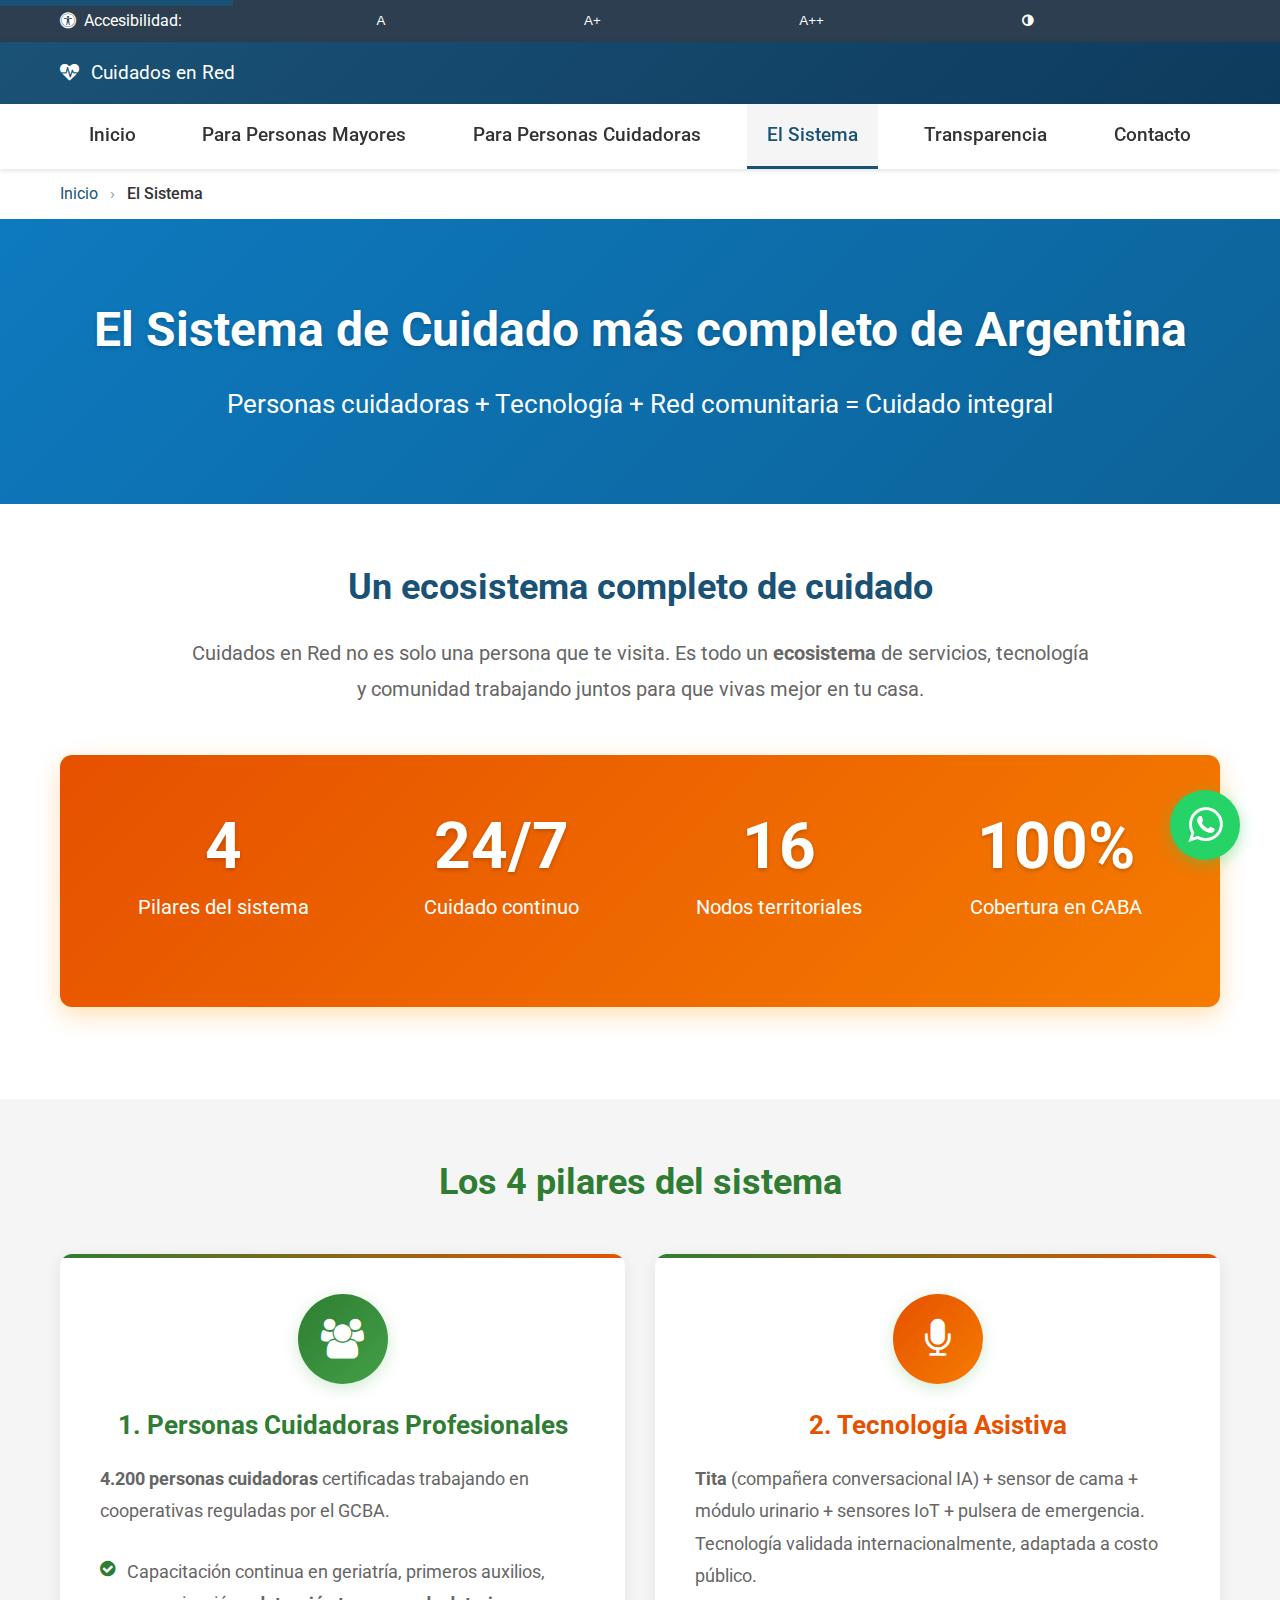
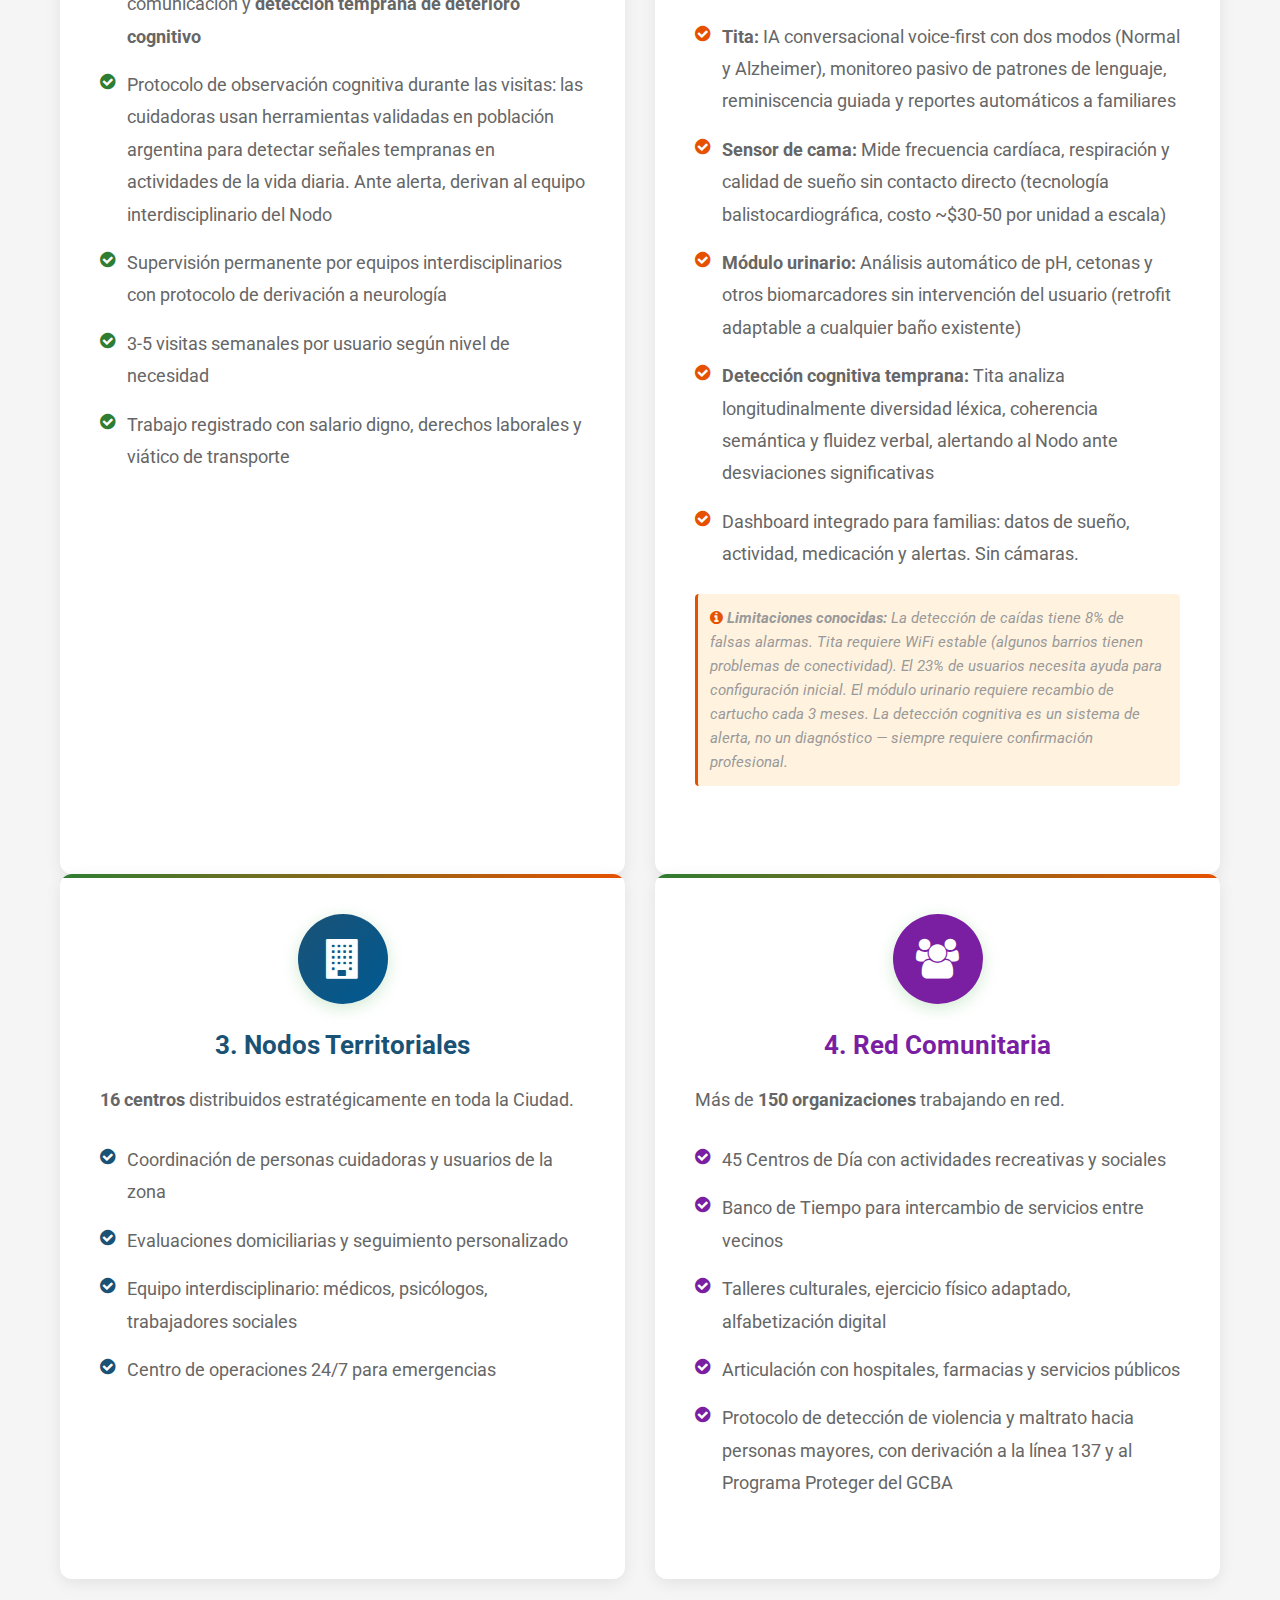
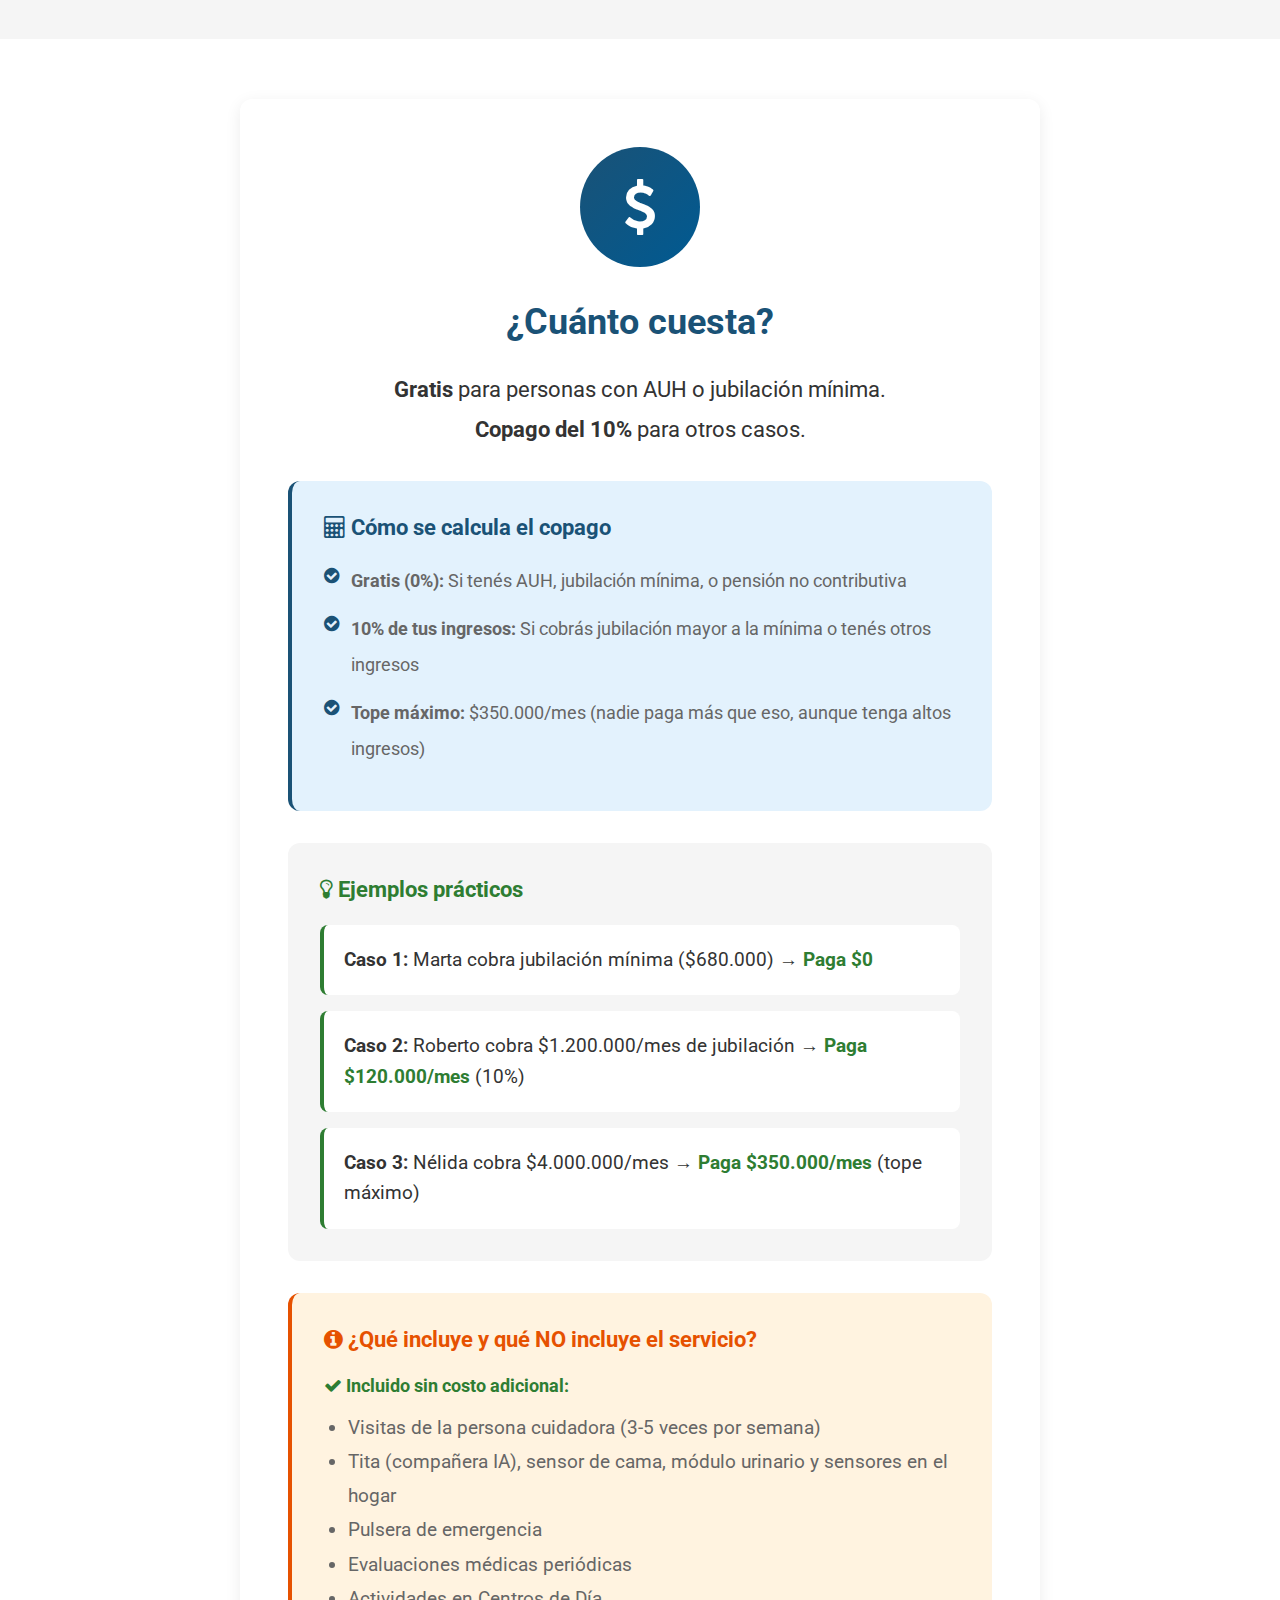
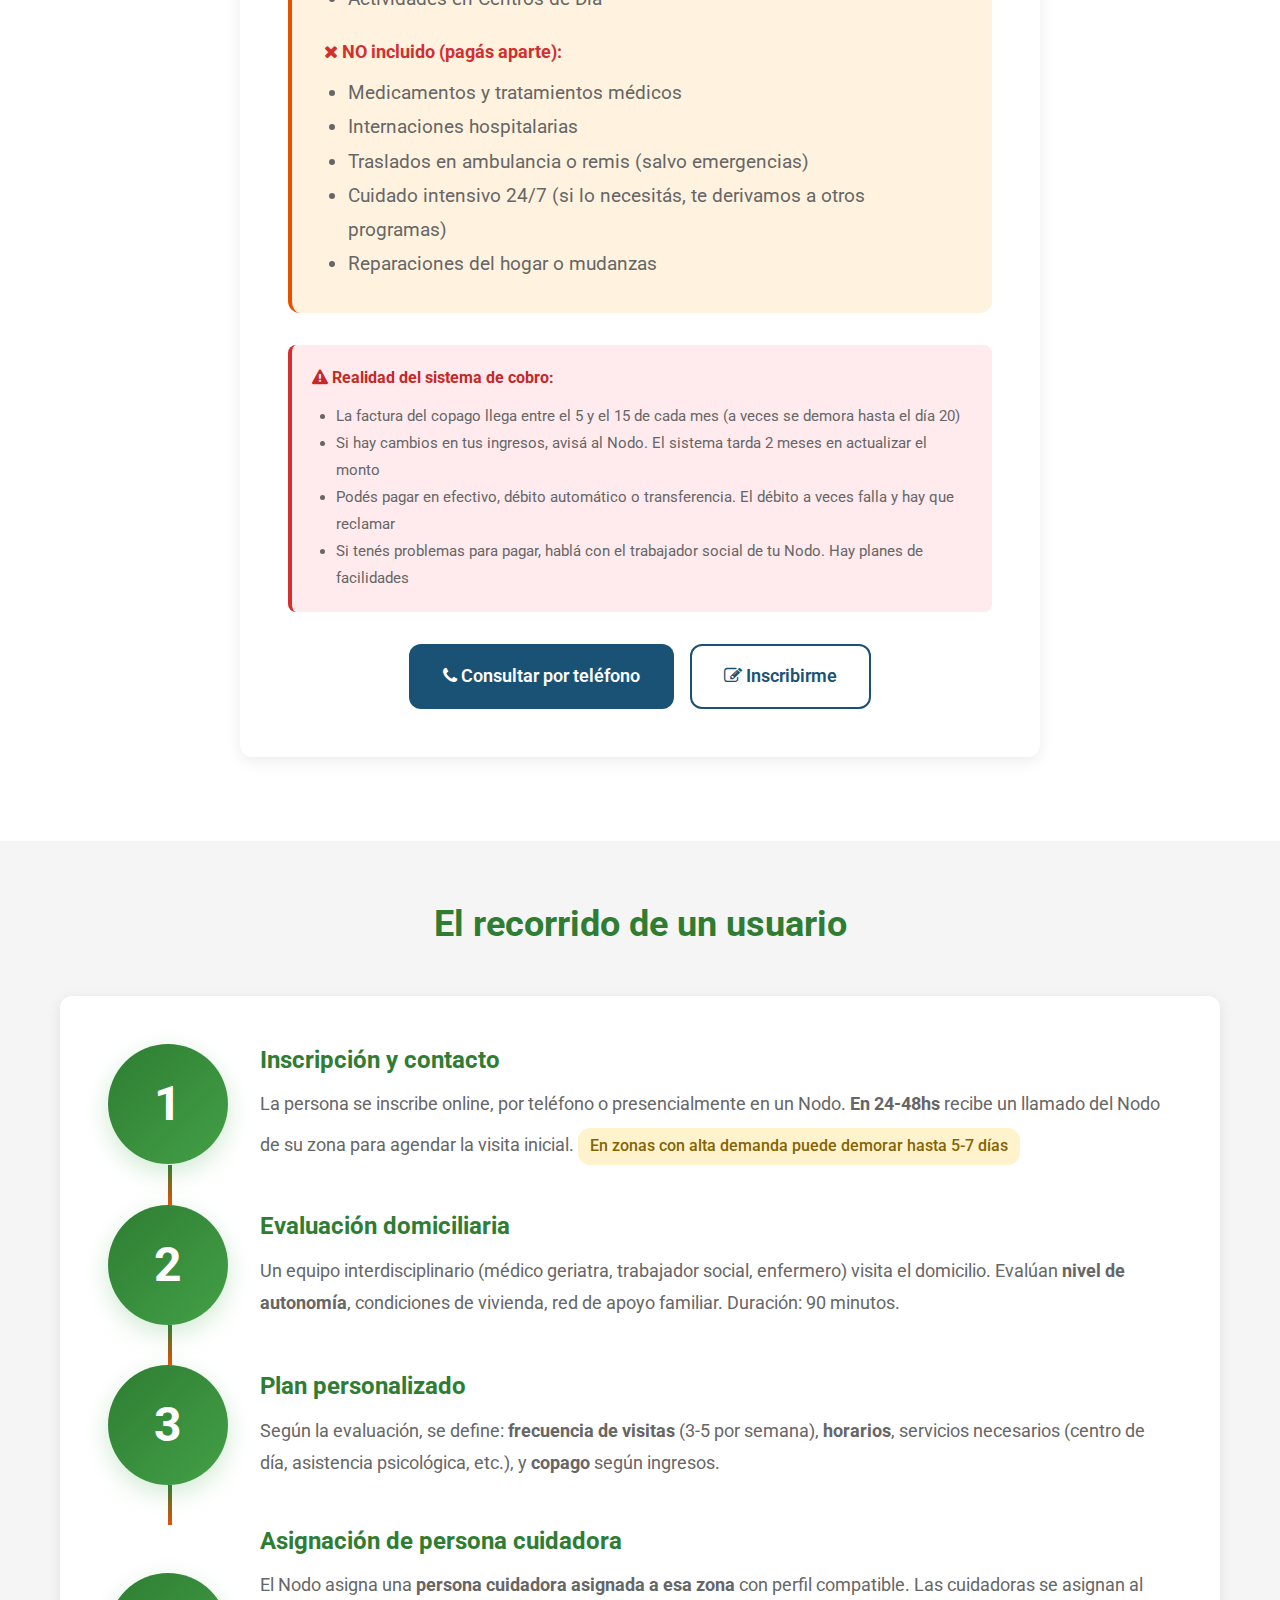
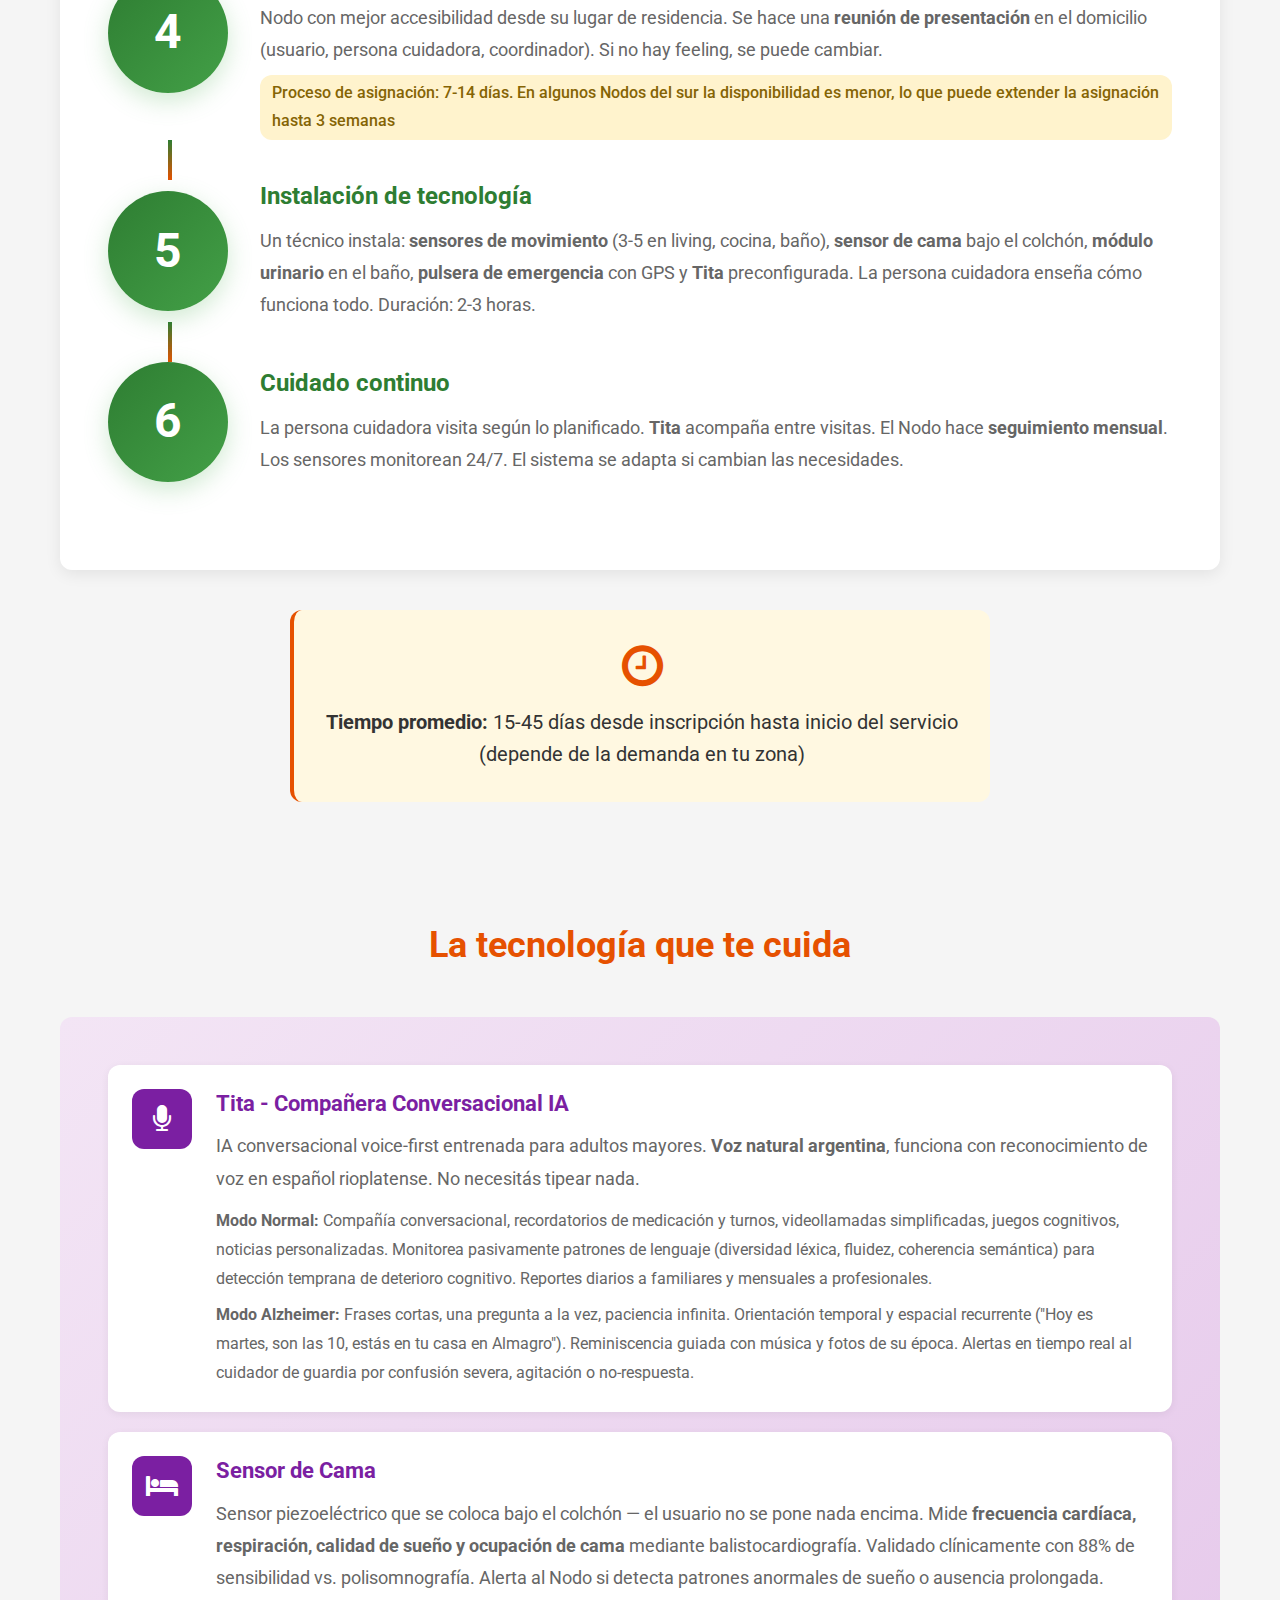
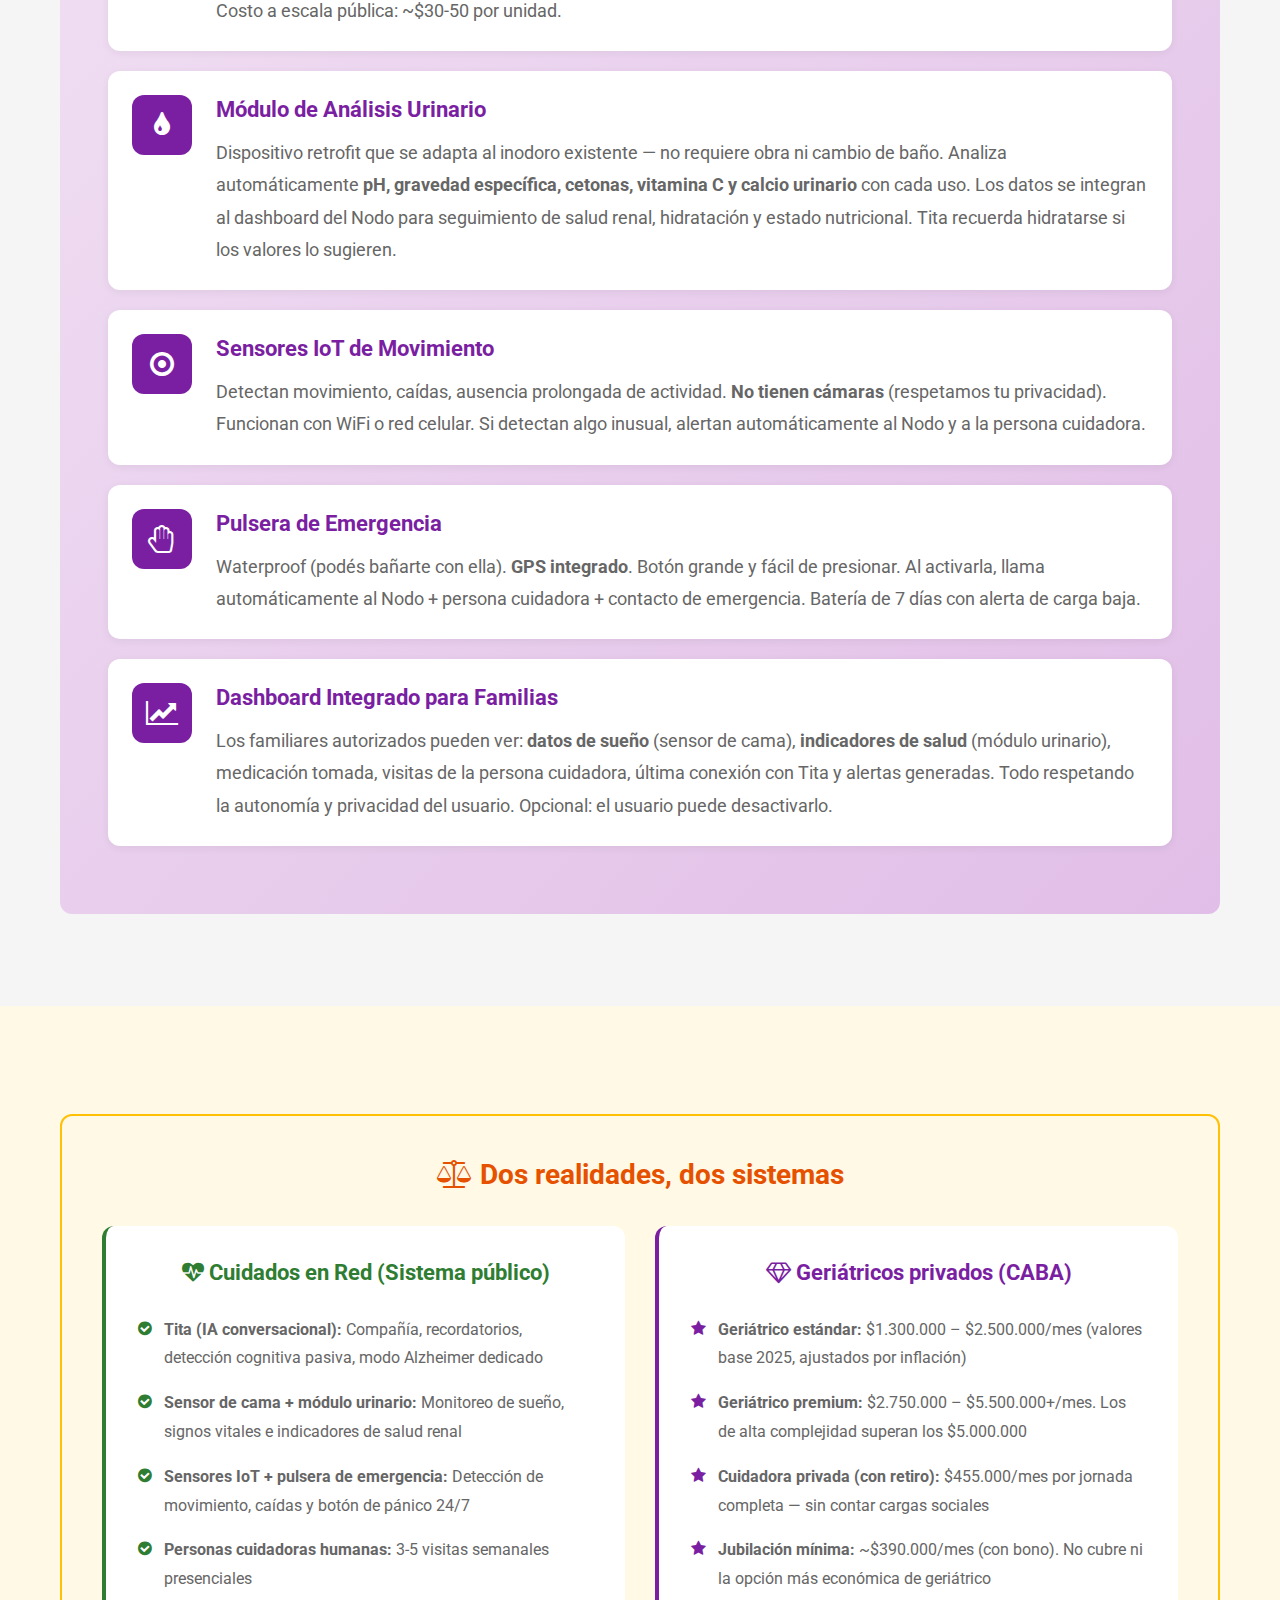
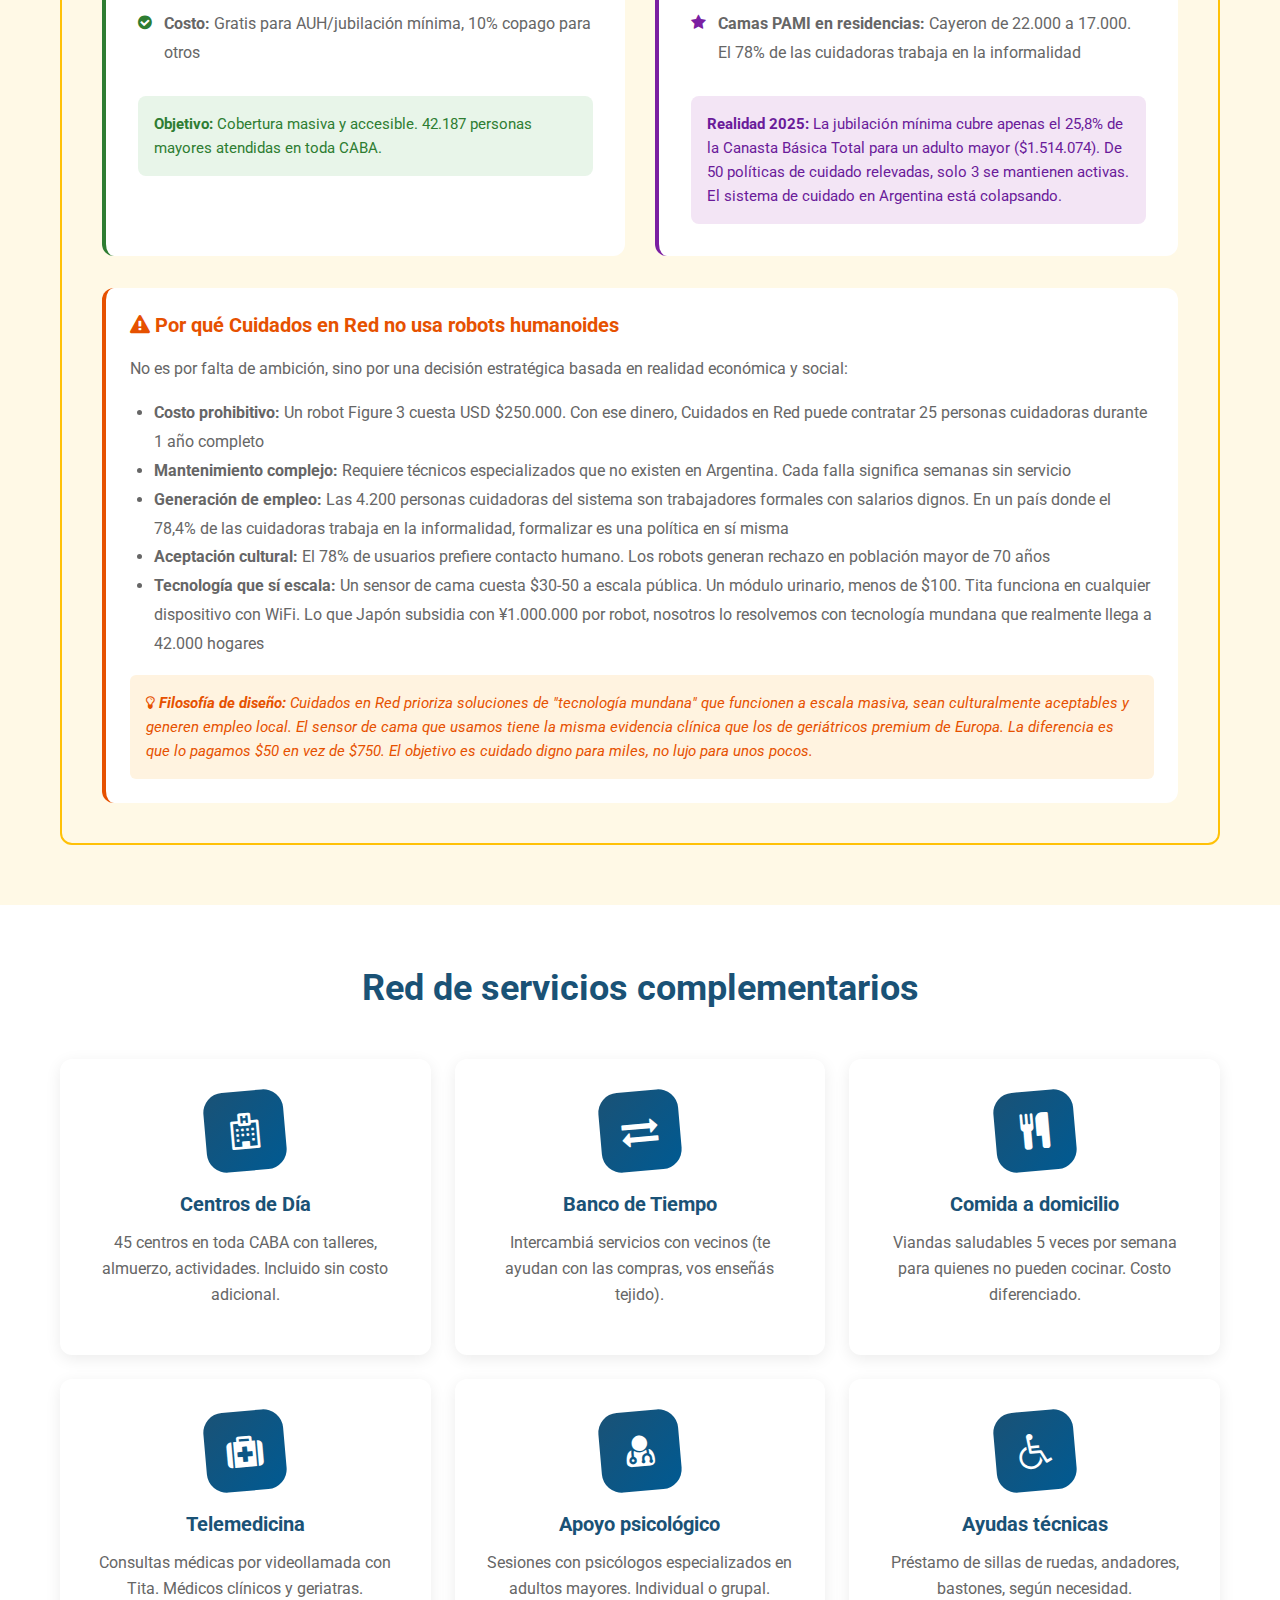
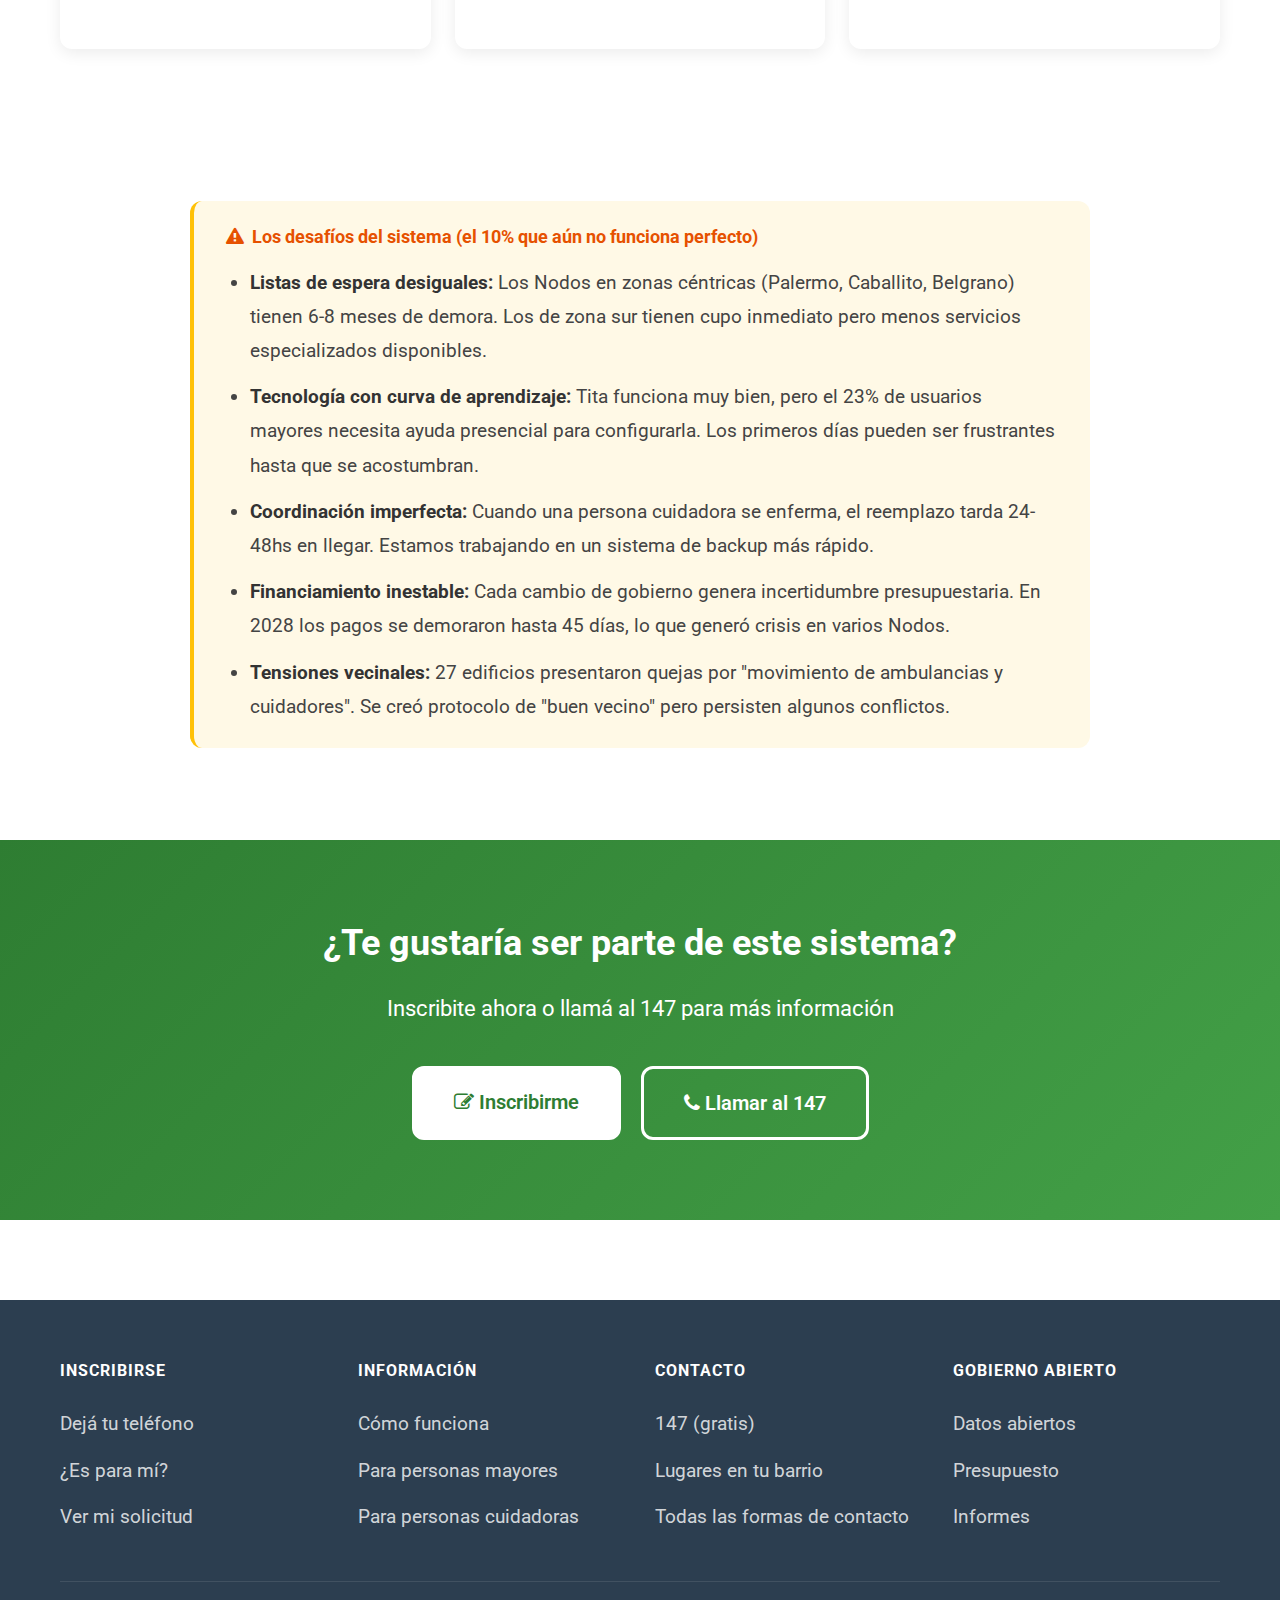
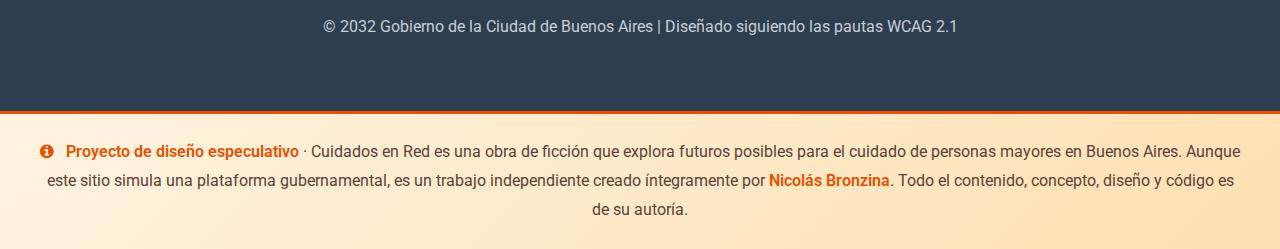
<file: el-sistema.html>
<!DOCTYPE html>
<html lang="es">
<head>
    <meta charset="UTF-8">
    <meta name="viewport" content="width=device-width, initial-scale=1.0">
    <meta name="description" content="Conocé cómo funciona Cuidados en Red: personas cuidadoras, tecnología, nodos y red comunitaria trabajando juntos.">
    <title>Cómo Funciona el Sistema | Cuidados en Red</title>
    <link href="https://cdnjs.cloudflare.com/ajax/libs/font-awesome/4.7.0/css/font-awesome.min.css" rel="stylesheet">
    <link href="https://fonts.googleapis.com/css2?family=Roboto:wght@300;400;500;700&display=swap" rel="stylesheet">
    <link href="styles.css" rel="stylesheet">
    <style>
        .hero-sistema {
            background: linear-gradient(135deg, rgba(0,114,187,0.95), rgba(0,90,146,0.95)),
                        url('https://images.unsplash.com/photo-1573496359142-b8d87734a5a2?w=1600&h=500&fit=crop') center/cover;
            color: white;
            padding: 80px 0;
            text-align: center;
        }
        
        .hero-sistema h1 {
            font-size: 48px;
            margin-bottom: 24px;
            font-weight: 700;
            text-shadow: 0 2px 4px rgba(0,0,0,0.2);
        }
        
        .hero-sistema .lead {
            font-size: 26px;
            line-height: 1.5;
            max-width: 900px;
            margin: 0 auto;
        }
        
        .component-card {
            background-color: white;
            border-radius: 12px;
            padding: 40px;
            box-shadow: 0 4px 16px rgba(0,0,0,0.08);
            margin-bottom: 32px;
            transition: all 0.3s;
            height: 100%;
            position: relative;
            overflow: hidden;
        }
        
        .component-card::before {
            content: '';
            position: absolute;
            top: 0;
            left: 0;
            right: 0;
            height: 4px;
            background: linear-gradient(90deg, var(--color-secondary), var(--color-accent));
        }
        
        .component-card:hover {
            transform: translateY(-4px);
            box-shadow: 0 8px 24px rgba(0,0,0,0.12);
        }
        
        .component-icon {
            width: 90px;
            height: 90px;
            background: linear-gradient(135deg, var(--color-secondary), #43A047);
            border-radius: 50%;
            display: flex;
            align-items: center;
            justify-content: center;
            margin: 0 auto 24px;
            color: white;
            font-size: 40px;
            box-shadow: 0 4px 16px rgba(102,187,106,0.3);
        }
        
        .flow-diagram {
            background-color: white;
            border-radius: 12px;
            padding: 48px;
            box-shadow: 0 4px 16px rgba(0,0,0,0.08);
            margin-bottom: 32px;
        }
        
        .flow-step {
            display: flex;
            align-items: center;
            gap: 32px;
            margin-bottom: 40px;
            position: relative;
        }
        
        .flow-step:not(:last-child)::after {
            content: '';
            position: absolute;
            left: 60px;
            top: 100%;
            width: 4px;
            height: 40px;
            background: linear-gradient(180deg, var(--color-secondary), var(--color-accent));
        }
        
        .flow-number {
            width: 120px;
            height: 120px;
            background: linear-gradient(135deg, var(--color-secondary), #43A047);
            border-radius: 50%;
            display: flex;
            align-items: center;
            justify-content: center;
            color: white;
            font-size: 48px;
            font-weight: 700;
            flex-shrink: 0;
            box-shadow: 0 8px 24px rgba(102,187,106,0.3);
        }
        
        .flow-content {
            flex: 1;
        }
        
        .stats-banner {
            background: linear-gradient(135deg, var(--color-accent), #F57C00);
            color: white;
            padding: 60px 40px;
            border-radius: 12px;
            text-align: center;
            box-shadow: 0 8px 24px rgba(255,152,0,0.3);
            margin-bottom: 32px;
        }
        
        .stat-item {
            margin-bottom: 24px;
        }
        
        .stat-number-big {
            font-size: 64px;
            font-weight: 700;
            line-height: 1;
            text-shadow: 0 2px 4px rgba(0,0,0,0.2);
        }
        
        .ecosystem-grid {
            display: grid;
            grid-template-columns: repeat(auto-fit, minmax(280px, 1fr));
            gap: 24px;
            margin-top: 48px;
        }
        
        .ecosystem-card {
            background-color: white;
            border-radius: 12px;
            padding: 32px;
            text-align: center;
            box-shadow: 0 4px 16px rgba(0,0,0,0.08);
            transition: all 0.3s;
        }
        
        .ecosystem-card:hover {
            transform: translateY(-4px);
            box-shadow: 0 8px 24px rgba(0,0,0,0.12);
        }
        
        .ecosystem-icon {
            width: 80px;
            height: 80px;
            background: linear-gradient(135deg, var(--color-primary), #005A92);
            border-radius: 20px;
            display: flex;
            align-items: center;
            justify-content: center;
            margin: 0 auto 20px;
            color: white;
            font-size: 36px;
            transform: rotate(-5deg);
            transition: all 0.3s;
        }
        
        .ecosystem-card:hover .ecosystem-icon {
            transform: rotate(0deg);
        }
        
        .tech-showcase {
            background: linear-gradient(135deg, #F3E5F5, #E1BEE7);
            border-radius: 12px;
            padding: 48px;
            margin-bottom: 32px;
        }
        
        .tech-item {
            display: flex;
            align-items: start;
            gap: 24px;
            background-color: white;
            padding: 24px;
            border-radius: 12px;
            margin-bottom: 20px;
            box-shadow: 0 2px 8px rgba(0,0,0,0.06);
        }
        
        .tech-icon {
            width: 60px;
            height: 60px;
            background: linear-gradient(135deg, var(--color-purple), #7B1FA2);
            border-radius: 12px;
            display: flex;
            align-items: center;
            justify-content: center;
            color: white;
            font-size: 28px;
            flex-shrink: 0;
        }
        
        @media (max-width: 767px) {
            .hero-sistema h1 {
                font-size: 32px;
            }
            .hero-sistema .lead {
                font-size: 20px;
            }
            .flow-step {
                flex-direction: column;
                text-align: center;
            }
            .flow-step::after {
                left: 50%;
                margin-left: -2px;
            }
            .flow-number {
                width: 80px;
                height: 80px;
                font-size: 36px;
            }
            .stat-number-big {
                font-size: 48px;
            }
            .tech-item {
                flex-direction: column;
                text-align: center;
            }
        }
    </style>
</head>
<body>
    <a href="#main-content" class="skip-to-main">Ir al contenido principal</a>
    
    <div class="accessibility-bar">
        <div class="container clearfix">
            <span><i class="fa fa-universal-access" aria-hidden="true"></i> Accesibilidad:</span>
            <button onclick="adjustTextSize('normal')" aria-label="Texto normal">A</button>
            <button onclick="adjustTextSize('large')" aria-label="Texto grande">A+</button>
            <button onclick="adjustTextSize('xlarge')" aria-label="Texto extra grande">A++</button>
            <button onclick="toggleHighContrast()" aria-label="Alto contraste">
                <i class="fa fa-adjust" aria-hidden="true"></i>
            </button>
        </div>
    </div>
    
    <header class="header-gcba" role="banner">
        <div class="container">
            <a href="index.html" class="logo">
                <span class="icon"><i class="fa fa-heartbeat" aria-hidden="true"></i></span>
                <span>Cuidados en Red</span>
            </a>
        </div>
    </header>
    
    <nav class="main-nav" role="navigation" aria-label="Navegación principal">
        <div class="container">
            <button class="nav-toggle" aria-expanded="false" aria-controls="nav-links" onclick="document.getElementById('nav-links').classList.toggle('open'); this.setAttribute('aria-expanded', this.getAttribute('aria-expanded') === 'true' ? 'false' : 'true')">
                <i class="fa fa-bars" aria-hidden="true"></i> Menú
            </button>
            <div class="nav-links" id="nav-links">
            <a href="index.html">Inicio</a>
            <a href="para-personas-mayores.html">Para Personas Mayores</a>
            <a href="para-cuidadores.html">Para Personas Cuidadoras</a>
            <a href="el-sistema.html" class="active" aria-current="page">El Sistema</a>
            <a href="transparencia.html">Transparencia</a>
            <a href="contacto.html">Contacto</a>
            </div>
        </div>
    </nav>

    <div class="container">
        <nav class="breadcrumb" aria-label="Ubicación">
            <a href="index.html">Inicio</a>
            <span class="separator" aria-hidden="true">›</span>
            <span class="current">El Sistema</span>
        </nav>
    </div>

    <section class="hero-sistema" id="main-content" role="main">
        <div class="container">
            <h1>El Sistema de Cuidado más completo de Argentina</h1>
            <p class="lead">
                Personas cuidadoras + Tecnología + Red comunitaria = Cuidado integral
            </p>
        </div>
    </section>
    
    <!-- Visión general -->
    <section style="padding: 60px 0;" aria-labelledby="vision-titulo">
        <div class="container">
            <h2 id="vision-titulo" style="color: var(--color-primary); text-align: center; margin-bottom: 24px; font-size: 36px;">
                Un ecosistema completo de cuidado
            </h2>
            <p style="text-align: center; font-size: 20px; color: #666; margin-bottom: 48px; max-width: 900px; margin-left: auto; margin-right: auto; line-height: 1.8;">
                Cuidados en Red no es solo una persona que te visita. Es todo un <strong>ecosistema</strong> de servicios, 
                tecnología y comunidad trabajando juntos para que vivas mejor en tu casa.
            </p>
            
            <div class="stats-banner">
                <div class="row">
                    <div class="col-md-3">
                        <div class="stat-item">
                            <div class="stat-number-big" aria-label="4 pilares">4</div>
                            <div style="font-size: 20px; margin-top: 12px;">Pilares del sistema</div>
                        </div>
                    </div>
                    <div class="col-md-3">
                        <div class="stat-item">
                            <div class="stat-number-big" aria-label="24 horas">24/7</div>
                            <div style="font-size: 20px; margin-top: 12px;">Cuidado continuo</div>
                        </div>
                    </div>
                    <div class="col-md-3">
                        <div class="stat-item">
                            <div class="stat-number-big" aria-label="16 nodos">16</div>
                            <div style="font-size: 20px; margin-top: 12px;">Nodos territoriales</div>
                        </div>
                    </div>
                    <div class="col-md-3">
                        <div class="stat-item">
                            <div class="stat-number-big" aria-label="100%">100%</div>
                            <div style="font-size: 20px; margin-top: 12px;">Cobertura en CABA</div>
                        </div>
                    </div>
                </div>
            </div>
        </div>
    </section>
    
    <!-- Los 4 componentes -->
    <section style="padding: 60px 0; background-color: #F5F5F5;" aria-labelledby="componentes-titulo">
        <div class="container">
            <h2 id="componentes-titulo" style="color: var(--color-secondary); text-align: center; margin-bottom: 48px; font-size: 36px;">
                Los 4 pilares del sistema
            </h2>
            
            <div class="row">
                <article class="col-md-6">
                    <div class="component-card">
                        <div class="component-icon">
                            <i class="fa fa-users" aria-hidden="true"></i>
                        </div>
                        <h3 style="color: var(--color-secondary); font-size: 26px; margin-bottom: 20px; text-align: center;">
                            1. Personas Cuidadoras Profesionales
                        </h3>
                        <p style="font-size: 18px; line-height: 1.8; color: #666; margin-bottom: 20px;">
                            <strong>4.200 personas cuidadoras</strong> certificadas trabajando en cooperativas reguladas por el GCBA.
                        </p>
                        <ul style="list-style: none; padding: 0; font-size: 18px; line-height: 1.8; color: #666;">
                            <li style="padding: 8px 0; display: flex; align-items: start; gap: 12px;">
                                <i class="fa fa-check-circle" style="color: var(--color-secondary); margin-top: 4px; flex-shrink: 0;" aria-hidden="true"></i>
                                <span>Capacitación continua en geriatría, primeros auxilios, comunicación y <strong>detección temprana de deterioro cognitivo</strong></span>
                            </li>
                            <li style="padding: 8px 0; display: flex; align-items: start; gap: 12px;">
                                <i class="fa fa-check-circle" style="color: var(--color-secondary); margin-top: 4px; flex-shrink: 0;" aria-hidden="true"></i>
                                <span>Protocolo de observación cognitiva durante las visitas: las cuidadoras usan herramientas validadas en población argentina para detectar señales tempranas en actividades de la vida diaria. Ante alerta, derivan al equipo interdisciplinario del Nodo</span>
                            </li>
                            <li style="padding: 8px 0; display: flex; align-items: start; gap: 12px;">
                                <i class="fa fa-check-circle" style="color: var(--color-secondary); margin-top: 4px; flex-shrink: 0;" aria-hidden="true"></i>
                                <span>Supervisión permanente por equipos interdisciplinarios con protocolo de derivación a neurología</span>
                            </li>
                            <li style="padding: 8px 0; display: flex; align-items: start; gap: 12px;">
                                <i class="fa fa-check-circle" style="color: var(--color-secondary); margin-top: 4px; flex-shrink: 0;" aria-hidden="true"></i>
                                <span>3-5 visitas semanales por usuario según nivel de necesidad</span>
                            </li>
                            <li style="padding: 8px 0; display: flex; align-items: start; gap: 12px;">
                                <i class="fa fa-check-circle" style="color: var(--color-secondary); margin-top: 4px; flex-shrink: 0;" aria-hidden="true"></i>
                                <span>Trabajo registrado con salario digno, derechos laborales y viático de transporte</span>
                            </li>
                        </ul>
                    </div>
                </article>
                
                <article class="col-md-6">
                    <div class="component-card">
                        <div class="component-icon" style="background: linear-gradient(135deg, var(--color-accent), #F57C00);">
                            <i class="fa fa-microphone" aria-hidden="true"></i>
                        </div>
                        <h3 style="color: var(--color-accent); font-size: 26px; margin-bottom: 20px; text-align: center;">
                            2. Tecnología Asistiva
                        </h3>
                        <p style="font-size: 18px; line-height: 1.8; color: #666; margin-bottom: 20px;">
                            <strong>Tita</strong> (compañera conversacional IA) + sensor de cama + módulo urinario + sensores IoT + pulsera de emergencia. Tecnología validada internacionalmente, adaptada a costo público.
                        </p>
                        <ul style="list-style: none; padding: 0; font-size: 18px; line-height: 1.8; color: #666;">
                            <li style="padding: 8px 0; display: flex; align-items: start; gap: 12px;">
                                <i class="fa fa-check-circle" style="color: var(--color-accent); margin-top: 4px; flex-shrink: 0;" aria-hidden="true"></i>
                                <span><strong>Tita:</strong> IA conversacional voice-first con dos modos (Normal y Alzheimer), monitoreo pasivo de patrones de lenguaje, reminiscencia guiada y reportes automáticos a familiares</span>
                            </li>
                            <li style="padding: 8px 0; display: flex; align-items: start; gap: 12px;">
                                <i class="fa fa-check-circle" style="color: var(--color-accent); margin-top: 4px; flex-shrink: 0;" aria-hidden="true"></i>
                                <span><strong>Sensor de cama:</strong> Mide frecuencia cardíaca, respiración y calidad de sueño sin contacto directo (tecnología balistocardiográfica, costo ~$30-50 por unidad a escala)</span>
                            </li>
                            <li style="padding: 8px 0; display: flex; align-items: start; gap: 12px;">
                                <i class="fa fa-check-circle" style="color: var(--color-accent); margin-top: 4px; flex-shrink: 0;" aria-hidden="true"></i>
                                <span><strong>Módulo urinario:</strong> Análisis automático de pH, cetonas y otros biomarcadores sin intervención del usuario (retrofit adaptable a cualquier baño existente)</span>
                            </li>
                            <li style="padding: 8px 0; display: flex; align-items: start; gap: 12px;">
                                <i class="fa fa-check-circle" style="color: var(--color-accent); margin-top: 4px; flex-shrink: 0;" aria-hidden="true"></i>
                                <span><strong>Detección cognitiva temprana:</strong> Tita analiza longitudinalmente diversidad léxica, coherencia semántica y fluidez verbal, alertando al Nodo ante desviaciones significativas</span>
                            </li>
                            <li style="padding: 8px 0; display: flex; align-items: start; gap: 12px;">
                                <i class="fa fa-check-circle" style="color: var(--color-accent); margin-top: 4px; flex-shrink: 0;" aria-hidden="true"></i>
                                <span>Dashboard integrado para familias: datos de sueño, actividad, medicación y alertas. Sin cámaras.</span>
                            </li>
                        </ul>
                        <p style="font-size: 15px; color: #999; font-style: italic; margin-top: 16px; padding: 12px; background-color: #FFF3E0; border-left: 3px solid var(--color-accent); border-radius: 4px;">
                            <i class="fa fa-info-circle" style="color: var(--color-accent);"></i>
                            <strong>Limitaciones conocidas:</strong> La detección de caídas tiene 8% de falsas alarmas. Tita requiere WiFi estable (algunos barrios tienen problemas de conectividad). El 23% de usuarios necesita ayuda para configuración inicial. El módulo urinario requiere recambio de cartucho cada 3 meses. La detección cognitiva es un sistema de alerta, no un diagnóstico — siempre requiere confirmación profesional.
                        </p>
                    </div>
                </article>
                
                <article class="col-md-6">
                    <div class="component-card">
                        <div class="component-icon" style="background: linear-gradient(135deg, var(--color-primary), #005A92);">
                            <i class="fa fa-building" aria-hidden="true"></i>
                        </div>
                        <h3 style="color: var(--color-primary); font-size: 26px; margin-bottom: 20px; text-align: center;">
                            3. Nodos Territoriales
                        </h3>
                        <p style="font-size: 18px; line-height: 1.8; color: #666; margin-bottom: 20px;">
                            <strong>16 centros</strong> distribuidos estratégicamente en toda la Ciudad.
                        </p>
                        <ul style="list-style: none; padding: 0; font-size: 18px; line-height: 1.8; color: #666;">
                            <li style="padding: 8px 0; display: flex; align-items: start; gap: 12px;">
                                <i class="fa fa-check-circle" style="color: var(--color-primary); margin-top: 4px; flex-shrink: 0;" aria-hidden="true"></i>
                                <span>Coordinación de personas cuidadoras y usuarios de la zona</span>
                            </li>
                            <li style="padding: 8px 0; display: flex; align-items: start; gap: 12px;">
                                <i class="fa fa-check-circle" style="color: var(--color-primary); margin-top: 4px; flex-shrink: 0;" aria-hidden="true"></i>
                                <span>Evaluaciones domiciliarias y seguimiento personalizado</span>
                            </li>
                            <li style="padding: 8px 0; display: flex; align-items: start; gap: 12px;">
                                <i class="fa fa-check-circle" style="color: var(--color-primary); margin-top: 4px; flex-shrink: 0;" aria-hidden="true"></i>
                                <span>Equipo interdisciplinario: médicos, psicólogos, trabajadores sociales</span>
                            </li>
                            <li style="padding: 8px 0; display: flex; align-items: start; gap: 12px;">
                                <i class="fa fa-check-circle" style="color: var(--color-primary); margin-top: 4px; flex-shrink: 0;" aria-hidden="true"></i>
                                <span>Centro de operaciones 24/7 para emergencias</span>
                            </li>
                        </ul>
                    </div>
                </article>
                
                <article class="col-md-6">
                    <div class="component-card">
                        <div class="component-icon" style="background: linear-gradient(135deg, var(--color-purple), #7B1FA2);">
                            <i class="fa fa-users" aria-hidden="true"></i>
                        </div>
                        <h3 style="color: var(--color-purple); font-size: 26px; margin-bottom: 20px; text-align: center;">
                            4. Red Comunitaria
                        </h3>
                        <p style="font-size: 18px; line-height: 1.8; color: #666; margin-bottom: 20px;">
                            Más de <strong>150 organizaciones</strong> trabajando en red.
                        </p>
                        <ul style="list-style: none; padding: 0; font-size: 18px; line-height: 1.8; color: #666;">
                            <li style="padding: 8px 0; display: flex; align-items: start; gap: 12px;">
                                <i class="fa fa-check-circle" style="color: var(--color-purple); margin-top: 4px; flex-shrink: 0;" aria-hidden="true"></i>
                                <span>45 Centros de Día con actividades recreativas y sociales</span>
                            </li>
                            <li style="padding: 8px 0; display: flex; align-items: start; gap: 12px;">
                                <i class="fa fa-check-circle" style="color: var(--color-purple); margin-top: 4px; flex-shrink: 0;" aria-hidden="true"></i>
                                <span>Banco de Tiempo para intercambio de servicios entre vecinos</span>
                            </li>
                            <li style="padding: 8px 0; display: flex; align-items: start; gap: 12px;">
                                <i class="fa fa-check-circle" style="color: var(--color-purple); margin-top: 4px; flex-shrink: 0;" aria-hidden="true"></i>
                                <span>Talleres culturales, ejercicio físico adaptado, alfabetización digital</span>
                            </li>
                            <li style="padding: 8px 0; display: flex; align-items: start; gap: 12px;">
                                <i class="fa fa-check-circle" style="color: var(--color-purple); margin-top: 4px; flex-shrink: 0;" aria-hidden="true"></i>
                                <span>Articulación con hospitales, farmacias y servicios públicos</span>
                            </li>
                            <li style="padding: 8px 0; display: flex; align-items: start; gap: 12px;">
                                <i class="fa fa-check-circle" style="color: var(--color-purple); margin-top: 4px; flex-shrink: 0;" aria-hidden="true"></i>
                                <span>Protocolo de detección de violencia y maltrato hacia personas mayores, con derivación a la línea 137 y al Programa Proteger del GCBA</span>
                            </li>
                        </ul>
                    </div>
                </article>
            </div>
        </div>
    </section>

    <section style="padding: 60px 0; background-color: white;" aria-labelledby="costos-titulo">
        <div class="container">
            <div style="max-width: 800px; margin: 0 auto;">
                <div class="card" style="text-align: center; padding: 48px;">
                    <div style="width: 120px; height: 120px; background: linear-gradient(135deg, var(--color-primary), #005A92); border-radius: 50%; display: flex; align-items: center; justify-content: center; margin: 0 auto 32px auto;">
                        <i class="fa fa-dollar" aria-hidden="true" style="font-size: 56px; color: white;"></i>
                    </div>
                    
                    <h2 id="costos-titulo" style="color: var(--color-primary); font-size: 36px; margin-bottom: 24px;">
                        ¿Cuánto cuesta?
                    </h2>
                    
                    <p style="font-size: 22px; line-height: 1.8; color: #333; margin-bottom: 32px; max-width: 600px; margin-left: auto; margin-right: auto;">
                        <strong>Gratis</strong> para personas con AUH o jubilación mínima.<br>
                        <strong>Copago del 10%</strong> para otros casos.
                    </p>
                    
                    <div style="background-color: #E3F2FD; padding: 32px; border-radius: 12px; border-left: 4px solid var(--color-primary); margin-bottom: 32px; text-align: left;">
                        <h3 style="color: var(--color-primary); margin-bottom: 20px; font-size: 22px;">
                            <i class="fa fa-calculator" aria-hidden="true"></i> Cómo se calcula el copago
                        </h3>
                        <ul style="list-style: none; padding: 0; font-size: 18px; line-height: 2; color: #666;">
                            <li style="display: flex; align-items: start; gap: 12px; margin-bottom: 12px;">
                                <i class="fa fa-check-circle" style="color: var(--color-primary); margin-top: 4px; flex-shrink: 0;" aria-hidden="true"></i>
                                <span><strong>Gratis (0%):</strong> Si tenés AUH, jubilación mínima, o pensión no contributiva</span>
                            </li>
                            <li style="display: flex; align-items: start; gap: 12px; margin-bottom: 12px;">
                                <i class="fa fa-check-circle" style="color: var(--color-primary); margin-top: 4px; flex-shrink: 0;" aria-hidden="true"></i>
                                <span><strong>10% de tus ingresos:</strong> Si cobrás jubilación mayor a la mínima o tenés otros ingresos</span>
                            </li>
                            <li style="display: flex; align-items: start; gap: 12px; margin-bottom: 12px;">
                                <i class="fa fa-check-circle" style="color: var(--color-primary); margin-top: 4px; flex-shrink: 0;" aria-hidden="true"></i>
                                <span><strong>Tope máximo:</strong> $350.000/mes (nadie paga más que eso, aunque tenga altos ingresos)</span>
                            </li>
                        </ul>
                    </div>
                    
                    <!-- Ejemplos prácticos -->
                    <div style="background-color: #F5F5F5; padding: 32px; border-radius: 12px; margin-bottom: 32px; text-align: left;">
                        <h3 style="color: var(--color-secondary); margin-bottom: 20px; font-size: 22px;">
                            <i class="fa fa-lightbulb-o" aria-hidden="true"></i> Ejemplos prácticos
                        </h3>
                        <div style="display: flex; flex-direction: column; gap: 16px;">
                            <div style="background-color: white; padding: 20px; border-radius: 8px; border-left: 4px solid var(--color-secondary);">
                                <p style="margin: 0; color: #333; line-height: 1.6;">
                                    <strong>Caso 1:</strong> Marta cobra jubilación mínima ($680.000) → <span style="color: var(--color-secondary); font-weight: 700;">Paga $0</span>
                                </p>
                            </div>
                            <div style="background-color: white; padding: 20px; border-radius: 8px; border-left: 4px solid var(--color-secondary);">
                                <p style="margin: 0; color: #333; line-height: 1.6;">
                                    <strong>Caso 2:</strong> Roberto cobra $1.200.000/mes de jubilación → <span style="color: var(--color-secondary); font-weight: 700;">Paga $120.000/mes</span> (10%)
                                </p>
                            </div>
                            <div style="background-color: white; padding: 20px; border-radius: 8px; border-left: 4px solid var(--color-secondary);">
                                <p style="margin: 0; color: #333; line-height: 1.6;">
                                    <strong>Caso 3:</strong> Nélida cobra $4.000.000/mes → <span style="color: var(--color-secondary); font-weight: 700;">Paga $350.000/mes</span> (tope máximo)
                                </p>
                            </div>
                        </div>
                    </div>
                    
                    <!-- Fricción: lo que incluye y lo que NO -->
                    <div style="background-color: #FFF3E0; padding: 32px; border-radius: 12px; border-left: 4px solid var(--color-accent); margin-bottom: 32px; text-align: left;">
                        <h3 style="color: var(--color-accent); margin-bottom: 20px; font-size: 22px;">
                            <i class="fa fa-info-circle" aria-hidden="true"></i> ¿Qué incluye y qué NO incluye el servicio?
                        </h3>
                        
                        <div style="margin-bottom: 24px;">
                            <h4 style="color: var(--color-secondary); margin-bottom: 12px; font-size: 18px;">
                                <i class="fa fa-check" aria-hidden="true"></i> Incluido sin costo adicional:
                            </h4>
                            <ul style="margin: 0; padding-left: 24px; line-height: 1.8; color: #666;">
                                <li>Visitas de la persona cuidadora (3-5 veces por semana)</li>
                                <li>Tita (compañera IA), sensor de cama, módulo urinario y sensores en el hogar</li>
                                <li>Pulsera de emergencia</li>
                                <li>Evaluaciones médicas periódicas</li>
                                <li>Actividades en Centros de Día</li>
                            </ul>
                        </div>
                        
                        <div>
                            <h4 style="color: #D32F2F; margin-bottom: 12px; font-size: 18px;">
                                <i class="fa fa-times" aria-hidden="true"></i> NO incluido (pagás aparte):
                            </h4>
                            <ul style="margin: 0; padding-left: 24px; line-height: 1.8; color: #666;">
                                <li>Medicamentos y tratamientos médicos</li>
                                <li>Internaciones hospitalarias</li>
                                <li>Traslados en ambulancia o remis (salvo emergencias)</li>
                                <li>Cuidado intensivo 24/7 (si lo necesitás, te derivamos a otros programas)</li>
                                <li>Reparaciones del hogar o mudanzas</li>
                            </ul>
                        </div>
                    </div>
                    
                    <!-- Fricción: demoras en facturación -->
                    <div class="friction-alert" style="background-color: #FFEBEE; border-left: 4px solid #D32F2F; padding: 20px; border-radius: 8px; margin-bottom: 32px; text-align: left;">
                        <p style="margin: 0 0 12px 0; color: #C62828; font-size: 16px; line-height: 1.6;">
                            <strong><i class="fa fa-exclamation-triangle"></i> Realidad del sistema de cobro:</strong>
                        </p>
                        <ul style="margin: 0; padding-left: 24px; line-height: 1.8; color: #666; font-size: 15px;">
                            <li>La factura del copago llega entre el 5 y el 15 de cada mes (a veces se demora hasta el día 20)</li>
                            <li>Si hay cambios en tus ingresos, avisá al Nodo. El sistema tarda 2 meses en actualizar el monto</li>
                            <li>Podés pagar en efectivo, débito automático o transferencia. El débito a veces falla y hay que reclamar</li>
                            <li>Si tenés problemas para pagar, hablá con el trabajador social de tu Nodo. Hay planes de facilidades</li>
                        </ul>
                    </div>
                    
                    <div style="display: flex; gap: 16px; justify-content: center; flex-wrap: wrap;">
                        <a href="tel:147" class="btn btn-primary" style="padding: 16px 32px; font-size: 18px;">
                            <i class="fa fa-phone" aria-hidden="true"></i> Consultar por teléfono
                        </a>
                        <a href="inscripcion.html" class="btn btn-secondary" style="padding: 16px 32px; font-size: 18px;">
                            <i class="fa fa-edit" aria-hidden="true"></i> Inscribirme
                        </a>
                    </div>
                </div>
            </div>
        </div>
    </section>

    <section style="padding: 60px 0; background-color: #F5F5F5;" aria-labelledby="flujo-titulo">
        <div class="container">
            <h2 id="flujo-titulo" style="color: var(--color-secondary); text-align: center; margin-bottom: 48px; font-size: 36px;">
                El recorrido de un usuario
            </h2>
            
            <div class="flow-diagram">
                <div class="flow-step">
                    <div class="flow-number">1</div>
                    <div class="flow-content">
                        <h3 style="color: var(--color-secondary); font-size: 24px; margin-bottom: 12px;">
                            Inscripción y contacto
                        </h3>
                        <p style="font-size: 18px; line-height: 1.8; color: #666; margin: 0;">
                            La persona se inscribe online, por teléfono o presencialmente en un Nodo. 
                            <strong>En 24-48hs</strong> recibe un llamado del Nodo de su zona para agendar la visita inicial.
                            <span class="friction-badge">En zonas con alta demanda puede demorar hasta 5-7 días</span>
                        </p>
                    </div>
                </div>
                
                <div class="flow-step">
                    <div class="flow-number">2</div>
                    <div class="flow-content">
                        <h3 style="color: var(--color-secondary); font-size: 24px; margin-bottom: 12px;">
                            Evaluación domiciliaria
                        </h3>
                        <p style="font-size: 18px; line-height: 1.8; color: #666; margin: 0;">
                            Un equipo interdisciplinario (médico geriatra, trabajador social, enfermero) 
                            visita el domicilio. Evalúan <strong>nivel de autonomía</strong>, condiciones de vivienda, 
                            red de apoyo familiar. Duración: 90 minutos.
                        </p>
                    </div>
                </div>
                
                <div class="flow-step">
                    <div class="flow-number">3</div>
                    <div class="flow-content">
                        <h3 style="color: var(--color-secondary); font-size: 24px; margin-bottom: 12px;">
                            Plan personalizado
                        </h3>
                        <p style="font-size: 18px; line-height: 1.8; color: #666; margin: 0;">
                            Según la evaluación, se define: <strong>frecuencia de visitas</strong> (3-5 por semana), 
                            <strong>horarios</strong>, servicios necesarios (centro de día, asistencia psicológica, etc.), 
                            y <strong>copago</strong> según ingresos.
                        </p>
                    </div>
                </div>
                
                <div class="flow-step">
                    <div class="flow-number">4</div>
                    <div class="flow-content">
                        <h3 style="color: var(--color-secondary); font-size: 24px; margin-bottom: 12px;">
                            Asignación de persona cuidadora
                        </h3>
                        <p style="font-size: 18px; line-height: 1.8; color: #666; margin: 0;">
                            El Nodo asigna una <strong>persona cuidadora asignada a esa zona</strong> con perfil compatible.
                            Las cuidadoras se asignan al Nodo con mejor accesibilidad desde su lugar de residencia.
                            Se hace una <strong>reunión de presentación</strong> en el domicilio (usuario, persona cuidadora, coordinador).
                            Si no hay feeling, se puede cambiar.
                            <span class="friction-badge">Proceso de asignación: 7-14 días. En algunos Nodos del sur la disponibilidad es menor, lo que puede extender la asignación hasta 3 semanas</span>
                        </p>
                    </div>
                </div>
                
                <div class="flow-step">
                    <div class="flow-number">5</div>
                    <div class="flow-content">
                        <h3 style="color: var(--color-secondary); font-size: 24px; margin-bottom: 12px;">
                            Instalación de tecnología
                        </h3>
                        <p style="font-size: 18px; line-height: 1.8; color: #666; margin: 0;">
                            Un técnico instala: <strong>sensores de movimiento</strong> (3-5 en living, cocina, baño),
                            <strong>sensor de cama</strong> bajo el colchón, <strong>módulo urinario</strong> en el baño,
                            <strong>pulsera de emergencia</strong> con GPS y <strong>Tita</strong> preconfigurada.
                            La persona cuidadora enseña cómo funciona todo. Duración: 2-3 horas.
                        </p>
                    </div>
                </div>
                
                <div class="flow-step">
                    <div class="flow-number">6</div>
                    <div class="flow-content">
                        <h3 style="color: var(--color-secondary); font-size: 24px; margin-bottom: 12px;">
                            Cuidado continuo
                        </h3>
                        <p style="font-size: 18px; line-height: 1.8; color: #666; margin: 0;">
                            La persona cuidadora visita según lo planificado. <strong>Tita</strong> acompaña entre visitas. 
                            El Nodo hace <strong>seguimiento mensual</strong>. Los sensores monitorean 24/7. 
                            El sistema se adapta si cambian las necesidades.
                        </p>
                    </div>
                </div>
            </div>
            
            <div style="text-align: center; margin-top: 40px;">
                <div style="background-color: var(--color-warm); padding: 32px; border-radius: 12px; max-width: 700px; margin: 0 auto; border-left: 4px solid var(--color-accent);">
                    <i class="fa fa-clock-o" style="font-size: 48px; color: var(--color-accent); margin-bottom: 16px;" aria-hidden="true"></i>
                    <p style="font-size: 20px; color: #333; margin: 0; line-height: 1.6;">
                        <strong>Tiempo promedio:</strong> 15-45 días desde inscripción hasta inicio del servicio 
                        (depende de la demanda en tu zona)
                    </p>
                </div>
            </div>
        </div>
    </section>

    <section style="padding: 60px 0; background-color: #F5F5F5;" aria-labelledby="tech-titulo">
        <div class="container">
            <h2 id="tech-titulo" style="color: var(--color-accent); text-align: center; margin-bottom: 48px; font-size: 36px;">
                La tecnología que te cuida
            </h2>
            
            <div class="tech-showcase">
                <div class="tech-item">
                    <div class="tech-icon">
                        <i class="fa fa-microphone" aria-hidden="true"></i>
                    </div>
                    <div>
                        <h3 style="color: var(--color-purple); font-size: 22px; margin-bottom: 12px;">
                            Tita - Compañera Conversacional IA
                        </h3>
                        <p style="font-size: 18px; line-height: 1.8; color: #666; margin-bottom: 12px;">
                            IA conversacional voice-first entrenada para adultos mayores. <strong>Voz natural argentina</strong>,
                            funciona con reconocimiento de voz en español rioplatense. No necesitás tipear nada.
                        </p>
                        <p style="font-size: 16px; line-height: 1.8; color: #666; margin-bottom: 8px;">
                            <strong>Modo Normal:</strong> Compañía conversacional, recordatorios de medicación y turnos, videollamadas simplificadas,
                            juegos cognitivos, noticias personalizadas. Monitorea pasivamente patrones de lenguaje (diversidad léxica, fluidez,
                            coherencia semántica) para detección temprana de deterioro cognitivo. Reportes diarios a familiares y mensuales a profesionales.
                        </p>
                        <p style="font-size: 16px; line-height: 1.8; color: #666; margin: 0;">
                            <strong>Modo Alzheimer:</strong> Frases cortas, una pregunta a la vez, paciencia infinita. Orientación temporal y espacial recurrente
                            ("Hoy es martes, son las 10, estás en tu casa en Almagro"). Reminiscencia guiada con música y fotos de su época.
                            Alertas en tiempo real al cuidador de guardia por confusión severa, agitación o no-respuesta.
                        </p>
                    </div>
                </div>

                <div class="tech-item">
                    <div class="tech-icon">
                        <i class="fa fa-bed" aria-hidden="true"></i>
                    </div>
                    <div>
                        <h3 style="color: var(--color-purple); font-size: 22px; margin-bottom: 12px;">
                            Sensor de Cama
                        </h3>
                        <p style="font-size: 18px; line-height: 1.8; color: #666; margin: 0;">
                            Sensor piezoeléctrico que se coloca bajo el colchón — el usuario no se pone nada encima.
                            Mide <strong>frecuencia cardíaca, respiración, calidad de sueño y ocupación de cama</strong> mediante
                            balistocardiografía. Validado clínicamente con 88% de sensibilidad vs. polisomnografía.
                            Alerta al Nodo si detecta patrones anormales de sueño o ausencia prolongada.
                            Costo a escala pública: ~$30-50 por unidad.
                        </p>
                    </div>
                </div>

                <div class="tech-item">
                    <div class="tech-icon">
                        <i class="fa fa-tint" aria-hidden="true"></i>
                    </div>
                    <div>
                        <h3 style="color: var(--color-purple); font-size: 22px; margin-bottom: 12px;">
                            Módulo de Análisis Urinario
                        </h3>
                        <p style="font-size: 18px; line-height: 1.8; color: #666; margin: 0;">
                            Dispositivo retrofit que se adapta al inodoro existente — no requiere obra ni cambio de baño.
                            Analiza automáticamente <strong>pH, gravedad específica, cetonas, vitamina C y calcio urinario</strong>
                            con cada uso. Los datos se integran al dashboard del Nodo para seguimiento de salud renal,
                            hidratación y estado nutricional. Tita recuerda hidratarse si los valores lo sugieren.
                        </p>
                    </div>
                </div>

                <div class="tech-item">
                    <div class="tech-icon">
                        <i class="fa fa-dot-circle-o" aria-hidden="true"></i>
                    </div>
                    <div>
                        <h3 style="color: var(--color-purple); font-size: 22px; margin-bottom: 12px;">
                            Sensores IoT de Movimiento
                        </h3>
                        <p style="font-size: 18px; line-height: 1.8; color: #666; margin: 0;">
                            Detectan movimiento, caídas, ausencia prolongada de actividad. <strong>No tienen cámaras</strong>
                            (respetamos tu privacidad). Funcionan con WiFi o red celular. Si detectan algo inusual,
                            alertan automáticamente al Nodo y a la persona cuidadora.
                        </p>
                    </div>
                </div>

                <div class="tech-item">
                    <div class="tech-icon">
                        <i class="fa fa-hand-stop-o" aria-hidden="true"></i>
                    </div>
                    <div>
                        <h3 style="color: var(--color-purple); font-size: 22px; margin-bottom: 12px;">
                            Pulsera de Emergencia
                        </h3>
                        <p style="font-size: 18px; line-height: 1.8; color: #666; margin: 0;">
                            Waterproof (podés bañarte con ella). <strong>GPS integrado</strong>. Botón grande y fácil de presionar.
                            Al activarla, llama automáticamente al Nodo + persona cuidadora + contacto de emergencia.
                            Batería de 7 días con alerta de carga baja.
                        </p>
                    </div>
                </div>

                <div class="tech-item">
                    <div class="tech-icon">
                        <i class="fa fa-line-chart" aria-hidden="true"></i>
                    </div>
                    <div>
                        <h3 style="color: var(--color-purple); font-size: 22px; margin-bottom: 12px;">
                            Dashboard Integrado para Familias
                        </h3>
                        <p style="font-size: 18px; line-height: 1.8; color: #666; margin: 0;">
                            Los familiares autorizados pueden ver: <strong>datos de sueño</strong> (sensor de cama),
                            <strong>indicadores de salud</strong> (módulo urinario), medicación tomada,
                            visitas de la persona cuidadora, última conexión con Tita y alertas generadas.
                            Todo respetando la autonomía y privacidad del usuario. Opcional: el usuario puede desactivarlo.
                        </p>
                    </div>
                </div>
            </div>
        </div>
    </section>
    
    <section style="padding: 60px 0; background-color: #FFF9E6;" aria-labelledby="desigualdad-titulo">
        <div class="container">
            <!-- Contraste: Tecnología premium vs pública -->
            <div style="margin-top: 48px; background-color: #FFF9E6; border: 2px solid var(--color-friction-warning-border); border-radius: 12px; padding: 40px;">
                <h3 style="color: var(--color-friction-emphasis); text-align: center; margin-bottom: 32px; font-size: 28px;">
                    <i class="fa fa-balance-scale" aria-hidden="true"></i> 
                    Dos realidades, dos sistemas
                </h3>
                
                <div class="row">
                    <!-- Sistema público Cuidados en Red -->
                    <div class="col-md-6">
                        <div style="background-color: white; padding: 32px; border-radius: 12px; height: 100%; border-left: 4px solid var(--color-secondary);">
                            <h4 style="color: var(--color-secondary); margin-bottom: 20px; font-size: 22px; text-align: center;">
                                <i class="fa fa-heartbeat" aria-hidden="true"></i> Cuidados en Red (Sistema público)
                            </h4>
                            <ul style="list-style: none; padding: 0; font-size: 16px; line-height: 1.8; color: #666;">
                                <li style="padding: 8px 0; display: flex; align-items: start; gap: 12px;">
                                    <i class="fa fa-check-circle" style="color: var(--color-secondary); margin-top: 4px; flex-shrink: 0;" aria-hidden="true"></i>
                                    <span><strong>Tita (IA conversacional):</strong> Compañía, recordatorios, detección cognitiva pasiva, modo Alzheimer dedicado</span>
                                </li>
                                <li style="padding: 8px 0; display: flex; align-items: start; gap: 12px;">
                                    <i class="fa fa-check-circle" style="color: var(--color-secondary); margin-top: 4px; flex-shrink: 0;" aria-hidden="true"></i>
                                    <span><strong>Sensor de cama + módulo urinario:</strong> Monitoreo de sueño, signos vitales e indicadores de salud renal</span>
                                </li>
                                <li style="padding: 8px 0; display: flex; align-items: start; gap: 12px;">
                                    <i class="fa fa-check-circle" style="color: var(--color-secondary); margin-top: 4px; flex-shrink: 0;" aria-hidden="true"></i>
                                    <span><strong>Sensores IoT + pulsera de emergencia:</strong> Detección de movimiento, caídas y botón de pánico 24/7</span>
                                </li>
                                <li style="padding: 8px 0; display: flex; align-items: start; gap: 12px;">
                                    <i class="fa fa-check-circle" style="color: var(--color-secondary); margin-top: 4px; flex-shrink: 0;" aria-hidden="true"></i>
                                    <span><strong>Personas cuidadoras humanas:</strong> 3-5 visitas semanales presenciales</span>
                                </li>
                                <li style="padding: 8px 0; display: flex; align-items: start; gap: 12px;">
                                    <i class="fa fa-check-circle" style="color: var(--color-secondary); margin-top: 4px; flex-shrink: 0;" aria-hidden="true"></i>
                                    <span><strong>Costo:</strong> Gratis para AUH/jubilación mínima, 10% copago para otros</span>
                                </li>
                            </ul>
                            <div style="margin-top: 20px; padding: 16px; background-color: #E8F5E9; border-radius: 8px;">
                                <p style="margin: 0; color: #2E7D32; font-size: 15px; line-height: 1.6;">
                                    <strong>Objetivo:</strong> Cobertura masiva y accesible. 42.187 personas mayores atendidas en toda CABA.
                                </p>
                            </div>
                        </div>
                    </div>
                    
                    <!-- Sistema privado premium -->
                    <div class="col-md-6">
                        <div style="background-color: white; padding: 32px; border-radius: 12px; height: 100%; border-left: 4px solid var(--color-purple);">
                            <h4 style="color: var(--color-purple); margin-bottom: 20px; font-size: 22px; text-align: center;">
                                <i class="fa fa-diamond" aria-hidden="true"></i> Geriátricos privados (CABA)
                            </h4>
                            <ul style="list-style: none; padding: 0; font-size: 16px; line-height: 1.8; color: #666;">
                                <li style="padding: 8px 0; display: flex; align-items: start; gap: 12px;">
                                    <i class="fa fa-star" style="color: var(--color-purple); margin-top: 4px; flex-shrink: 0;" aria-hidden="true"></i>
                                    <span><strong>Geriátrico estándar:</strong> $1.300.000 – $2.500.000/mes (valores base 2025, ajustados por inflación)</span>
                                </li>
                                <li style="padding: 8px 0; display: flex; align-items: start; gap: 12px;">
                                    <i class="fa fa-star" style="color: var(--color-purple); margin-top: 4px; flex-shrink: 0;" aria-hidden="true"></i>
                                    <span><strong>Geriátrico premium:</strong> $2.750.000 – $5.500.000+/mes. Los de alta complejidad superan los $5.000.000</span>
                                </li>
                                <li style="padding: 8px 0; display: flex; align-items: start; gap: 12px;">
                                    <i class="fa fa-star" style="color: var(--color-purple); margin-top: 4px; flex-shrink: 0;" aria-hidden="true"></i>
                                    <span><strong>Cuidadora privada (con retiro):</strong> $455.000/mes por jornada completa — sin contar cargas sociales</span>
                                </li>
                                <li style="padding: 8px 0; display: flex; align-items: start; gap: 12px;">
                                    <i class="fa fa-star" style="color: var(--color-purple); margin-top: 4px; flex-shrink: 0;" aria-hidden="true"></i>
                                    <span><strong>Jubilación mínima:</strong> ~$390.000/mes (con bono). No cubre ni la opción más económica de geriátrico</span>
                                </li>
                                <li style="padding: 8px 0; display: flex; align-items: start; gap: 12px;">
                                    <i class="fa fa-star" style="color: var(--color-purple); margin-top: 4px; flex-shrink: 0;" aria-hidden="true"></i>
                                    <span><strong>Camas PAMI en residencias:</strong> Cayeron de 22.000 a 17.000. El 78% de las cuidadoras trabaja en la informalidad</span>
                                </li>
                            </ul>
                            <div style="margin-top: 20px; padding: 16px; background-color: #F3E5F5; border-radius: 8px;">
                                <p style="margin: 0; color: #6A1B9A; font-size: 15px; line-height: 1.6;">
                                    <strong>Realidad 2025:</strong> La jubilación mínima cubre apenas el 25,8% de la Canasta Básica Total para un adulto mayor ($1.514.074). De 50 políticas de cuidado relevadas, solo 3 se mantienen activas. El sistema de cuidado en Argentina está colapsando.
                                </p>
                            </div>
                        </div>
                    </div>
                </div>
                
                <!-- Análisis crítico -->
                <div style="margin-top: 32px; padding: 24px; background-color: white; border-radius: 12px; border-left: 4px solid var(--color-accent);">
                    <h4 style="color: var(--color-accent); margin-bottom: 16px; font-size: 20px;">
                        <i class="fa fa-warning" aria-hidden="true"></i> Por qué Cuidados en Red no usa robots humanoides
                    </h4>
                    <p style="color: #666; margin: 0 0 16px 0; line-height: 1.8; font-size: 16px;">
                        No es por falta de ambición, sino por una decisión estratégica basada en realidad económica y social:
                    </p>
                    <ul style="margin: 0 0 16px 0; padding-left: 24px; line-height: 1.8; color: #666; font-size: 16px;">
                        <li><strong>Costo prohibitivo:</strong> Un robot Figure 3 cuesta USD $250.000. Con ese dinero, Cuidados en Red puede contratar 25 personas cuidadoras durante 1 año completo</li>
                        <li><strong>Mantenimiento complejo:</strong> Requiere técnicos especializados que no existen en Argentina. Cada falla significa semanas sin servicio</li>
                        <li><strong>Generación de empleo:</strong> Las 4.200 personas cuidadoras del sistema son trabajadores formales con salarios dignos. En un país donde el 78,4% de las cuidadoras trabaja en la informalidad, formalizar es una política en sí misma</li>
                        <li><strong>Aceptación cultural:</strong> El 78% de usuarios prefiere contacto humano. Los robots generan rechazo en población mayor de 70 años</li>
                        <li><strong>Tecnología que sí escala:</strong> Un sensor de cama cuesta $30-50 a escala pública. Un módulo urinario, menos de $100. Tita funciona en cualquier dispositivo con WiFi. Lo que Japón subsidia con ¥1.000.000 por robot, nosotros lo resolvemos con tecnología mundana que realmente llega a 42.000 hogares</li>
                    </ul>
                    <p style="color: #E65100; margin: 0; line-height: 1.6; font-size: 15px; font-style: italic; padding: 16px; background-color: #FFF3E0; border-radius: 6px;">
                        <strong><i class="fa fa-lightbulb-o"></i> Filosofía de diseño:</strong> Cuidados en Red prioriza soluciones de "tecnología mundana" que funcionen a escala masiva, sean culturalmente aceptables y generen empleo local. El sensor de cama que usamos tiene la misma evidencia clínica que los de geriátricos premium de Europa. La diferencia es que lo pagamos $50 en vez de $750. El objetivo es cuidado digno para miles, no lujo para unos pocos.
                    </p>
                </div>
            </div>
        </div>
    </section>

    <section style="padding: 60px 0;" aria-labelledby="red-titulo">
        <div class="container">
            <h2 id="red-titulo" style="color: var(--color-primary); text-align: center; margin-bottom: 48px; font-size: 36px;">
                Red de servicios complementarios
            </h2>
            
            <div class="ecosystem-grid">
                <article class="ecosystem-card">
                    <div class="ecosystem-icon">
                        <i class="fa fa-hospital-o" aria-hidden="true"></i>
                    </div>
                    <h3 style="color: var(--color-primary); font-size: 20px; margin-bottom: 12px;">
                        Centros de Día
                    </h3>
                    <p style="font-size: 16px; color: #666; line-height: 1.6;">
                        45 centros en toda CABA con talleres, almuerzo, actividades. 
                        Incluido sin costo adicional.
                    </p>
                </article>
                
                <article class="ecosystem-card">
                    <div class="ecosystem-icon">
                        <i class="fa fa-exchange" aria-hidden="true"></i>
                    </div>
                    <h3 style="color: var(--color-primary); font-size: 20px; margin-bottom: 12px;">
                        Banco de Tiempo
                    </h3>
                    <p style="font-size: 16px; color: #666; line-height: 1.6;">
                        Intercambiá servicios con vecinos (te ayudan con las compras, 
                        vos enseñás tejido).
                    </p>
                </article>
                
                <article class="ecosystem-card">
                    <div class="ecosystem-icon">
                        <i class="fa fa-cutlery" aria-hidden="true"></i>
                    </div>
                    <h3 style="color: var(--color-primary); font-size: 20px; margin-bottom: 12px;">
                        Comida a domicilio
                    </h3>
                    <p style="font-size: 16px; color: #666; line-height: 1.6;">
                        Viandas saludables 5 veces por semana para quienes no pueden cocinar. 
                        Costo diferenciado.
                    </p>
                </article>
                
                <article class="ecosystem-card">
                    <div class="ecosystem-icon">
                        <i class="fa fa-medkit" aria-hidden="true"></i>
                    </div>
                    <h3 style="color: var(--color-primary); font-size: 20px; margin-bottom: 12px;">
                        Telemedicina
                    </h3>
                    <p style="font-size: 16px; color: #666; line-height: 1.6;">
                        Consultas médicas por videollamada con Tita. 
                        Médicos clínicos y geriatras.
                    </p>
                </article>
                
                <article class="ecosystem-card">
                    <div class="ecosystem-icon">
                        <i class="fa fa-user-md" aria-hidden="true"></i>
                    </div>
                    <h3 style="color: var(--color-primary); font-size: 20px; margin-bottom: 12px;">
                        Apoyo psicológico
                    </h3>
                    <p style="font-size: 16px; color: #666; line-height: 1.6;">
                        Sesiones con psicólogos especializados en adultos mayores. 
                        Individual o grupal.
                    </p>
                </article>
                
                <article class="ecosystem-card">
                    <div class="ecosystem-icon">
                        <i class="fa fa-wheelchair" aria-hidden="true"></i>
                    </div>
                    <h3 style="color: var(--color-primary); font-size: 20px; margin-bottom: 12px;">
                        Ayudas técnicas
                    </h3>
                    <p style="font-size: 16px; color: #666; line-height: 1.6;">
                        Préstamo de sillas de ruedas, andadores, bastones, 
                        según necesidad.
                    </p>
                </article>
            </div>
        </div>
    </section>
    
    <!-- BLOQUE REALITY CHECK CON FRICCIÓN -->
    <section style="padding: 60px 0; background-color: white;">
        <div class="container">
            <div class="reality-check">
                <h4>
                    <i class="fa fa-exclamation-triangle" aria-hidden="true"></i>
                    Los desafíos del sistema (el 10% que aún no funciona perfecto)
                </h4>
                <ul>
                    <li>
                        <strong>Listas de espera desiguales:</strong> Los Nodos en zonas céntricas (Palermo, Caballito, Belgrano) tienen 6-8 meses de demora. Los de zona sur tienen cupo inmediato pero menos servicios especializados disponibles.
                    </li>
                    <li>
                        <strong>Tecnología con curva de aprendizaje:</strong> Tita funciona muy bien, pero el 23% de usuarios mayores necesita ayuda presencial para configurarla. Los primeros días pueden ser frustrantes hasta que se acostumbran.
                    </li>
                    <li>
                        <strong>Coordinación imperfecta:</strong> Cuando una persona cuidadora se enferma, el reemplazo tarda 24-48hs en llegar. Estamos trabajando en un sistema de backup más rápido.
                    </li>
                    <li>
                        <strong>Financiamiento inestable:</strong> Cada cambio de gobierno genera incertidumbre presupuestaria. En 2028 los pagos se demoraron hasta 45 días, lo que generó crisis en varios Nodos.
                    </li>
                    <li>
                        <strong>Tensiones vecinales:</strong> 27 edificios presentaron quejas por "movimiento de ambulancias y cuidadores". Se creó protocolo de "buen vecino" pero persisten algunos conflictos.
                    </li>
                </ul>
            </div>
        </div>
    </section>

    <section style="padding: 80px 0; background: linear-gradient(135deg, var(--color-secondary), #43A047);">
        <div class="container">
            <div style="text-align: center; color: white;">
                <h2 style="font-size: 36px; margin-bottom: 24px; color: white;">
                    ¿Te gustaría ser parte de este sistema?
                </h2>
                <p style="font-size: 22px; margin-bottom: 40px; max-width: 700px; margin-left: auto; margin-right: auto;">
                    Inscribite ahora o llamá al 147 para más información
                </p>
                <div style="display: flex; gap: 20px; justify-content: center; flex-wrap: wrap;">
                    <a href="inscripcion.html" class="btn btn-lg" style="background-color: white; color: var(--color-secondary); border-color: white; font-size: 20px; padding: 18px 40px;" aria-label="Inscribirme en Cuidados en Red">
                        <i class="fa fa-edit" aria-hidden="true"></i> Inscribirme
                    </a>
                    <a href="tel:147" class="btn btn-lg" style="background-color: transparent; color: white; border: 3px solid white; font-size: 20px; padding: 18px 40px;" aria-label="Llamar al 147">
                        <i class="fa fa-phone" aria-hidden="true"></i> Llamar al 147
                    </a>
                </div>
            </div>
        </div>
    </section>

    <!-- WhatsApp Float -->
    <a href="https://wa.me/5491112345678" 
       class="whatsapp-float" 
       target="_blank" 
       rel="noopener noreferrer"
       aria-label="Contactar por WhatsApp">
        <i class="fa fa-whatsapp" aria-hidden="true"></i>
    </a>
    
    <footer role="contentinfo">
        <div class="container">
            <div class="row">
                <nav class="col-md-3" aria-label="Enlaces de inscripción">
                    <h4>INSCRIBIRSE</h4>
                    <a href="inscripcion.html">Dejá tu teléfono</a>
                    <a href="elegibilidad.html">¿Es para mí?</a>
                    <a href="estado-tramite.html">Ver mi solicitud</a>
                </nav>
                <nav class="col-md-3" aria-label="Enlaces informativos">
                    <h4>INFORMACIÓN</h4>
                    <a href="el-sistema.html" aria-current="page">Cómo funciona</a>
                    <a href="para-personas-mayores.html">Para personas mayores</a>
                    <a href="para-cuidadores.html">Para personas cuidadoras</a>
                </nav>
                <nav class="col-md-3" aria-label="Enlaces de contacto">
                    <h4>CONTACTO</h4>
                    <a href="tel:147" aria-label="Llamar al 147">147 (gratis)</a>
                    <a href="nodos.html">Lugares en tu barrio</a>
                    <a href="contacto.html">Todas las formas de contacto</a>
                </nav>
                <nav class="col-md-3" aria-label="Enlaces institucionales">
                    <h4>GOBIERNO ABIERTO</h4>
                    <a href="transparencia.html">Datos abiertos</a>
                    <a href="transparencia.html#presupuesto">Presupuesto</a>
                    <a href="transparencia.html#informes">Informes</a>
                </nav>
            </div>
            <div class="footer-legal">
                <p>&copy; 2032 Gobierno de la Ciudad de Buenos Aires | Diseñado siguiendo las pautas WCAG 2.1</p>
            </div>
        </div>
        <!-- DISCLAIMER DE AUTORÍA -->
        <div class="author-disclaimer">
            <p>
                <i class="fa fa-info-circle" aria-hidden="true"></i>
                <strong>Proyecto de diseño especulativo</strong> · 
                Cuidados en Red es una obra de ficción que explora futuros posibles para el cuidado 
                de personas mayores en Buenos Aires. Aunque este sitio simula una plataforma gubernamental, 
                es un trabajo independiente creado íntegramente por <strong>Nicolás Bronzina</strong>. 
                Todo el contenido, concepto, diseño y código es de su autoría.
            </p>
        </div>
    </footer>
    
    <script>
        function adjustTextSize(size) {
            document.body.classList.remove('text-size-normal', 'text-size-large', 'text-size-xlarge');
            document.body.classList.add('text-size-' + size);
            localStorage.setItem('textSize', size);
            announceToScreenReader('Tamaño de texto cambiado a ' + 
                (size === 'normal' ? 'normal' : size === 'large' ? 'grande' : 'extra grande'));
        }
        
        function toggleHighContrast() {
            const body = document.body;
            body.classList.toggle('high-contrast');
            const isHighContrast = body.classList.contains('high-contrast');
            localStorage.setItem('highContrast', isHighContrast ? 'true' : 'false');
            announceToScreenReader(isHighContrast ?
                'Alto contraste activado' :
                'Alto contraste desactivado');
        }
        
        function announceToScreenReader(message) {
            const announcement = document.createElement('div');
            announcement.setAttribute('role', 'status');
            announcement.setAttribute('aria-live', 'polite');
            announcement.setAttribute('aria-atomic', 'true');
            announcement.textContent = message;
            announcement.style.position = 'absolute';
            announcement.style.left = '-10000px';
            announcement.style.width = '1px';
            announcement.style.height = '1px';
            announcement.style.overflow = 'hidden';
            document.body.appendChild(announcement);
            setTimeout(() => document.body.removeChild(announcement), 1000);
        }
        
        window.addEventListener('load', function() {
            const textSize = localStorage.getItem('textSize');
            if (textSize) document.body.classList.add('text-size-' + textSize);
            if (localStorage.getItem('highContrast') === 'true') {
                document.body.classList.add('high-contrast');
            }
        });
    </script>
</body>
</html>
</file>
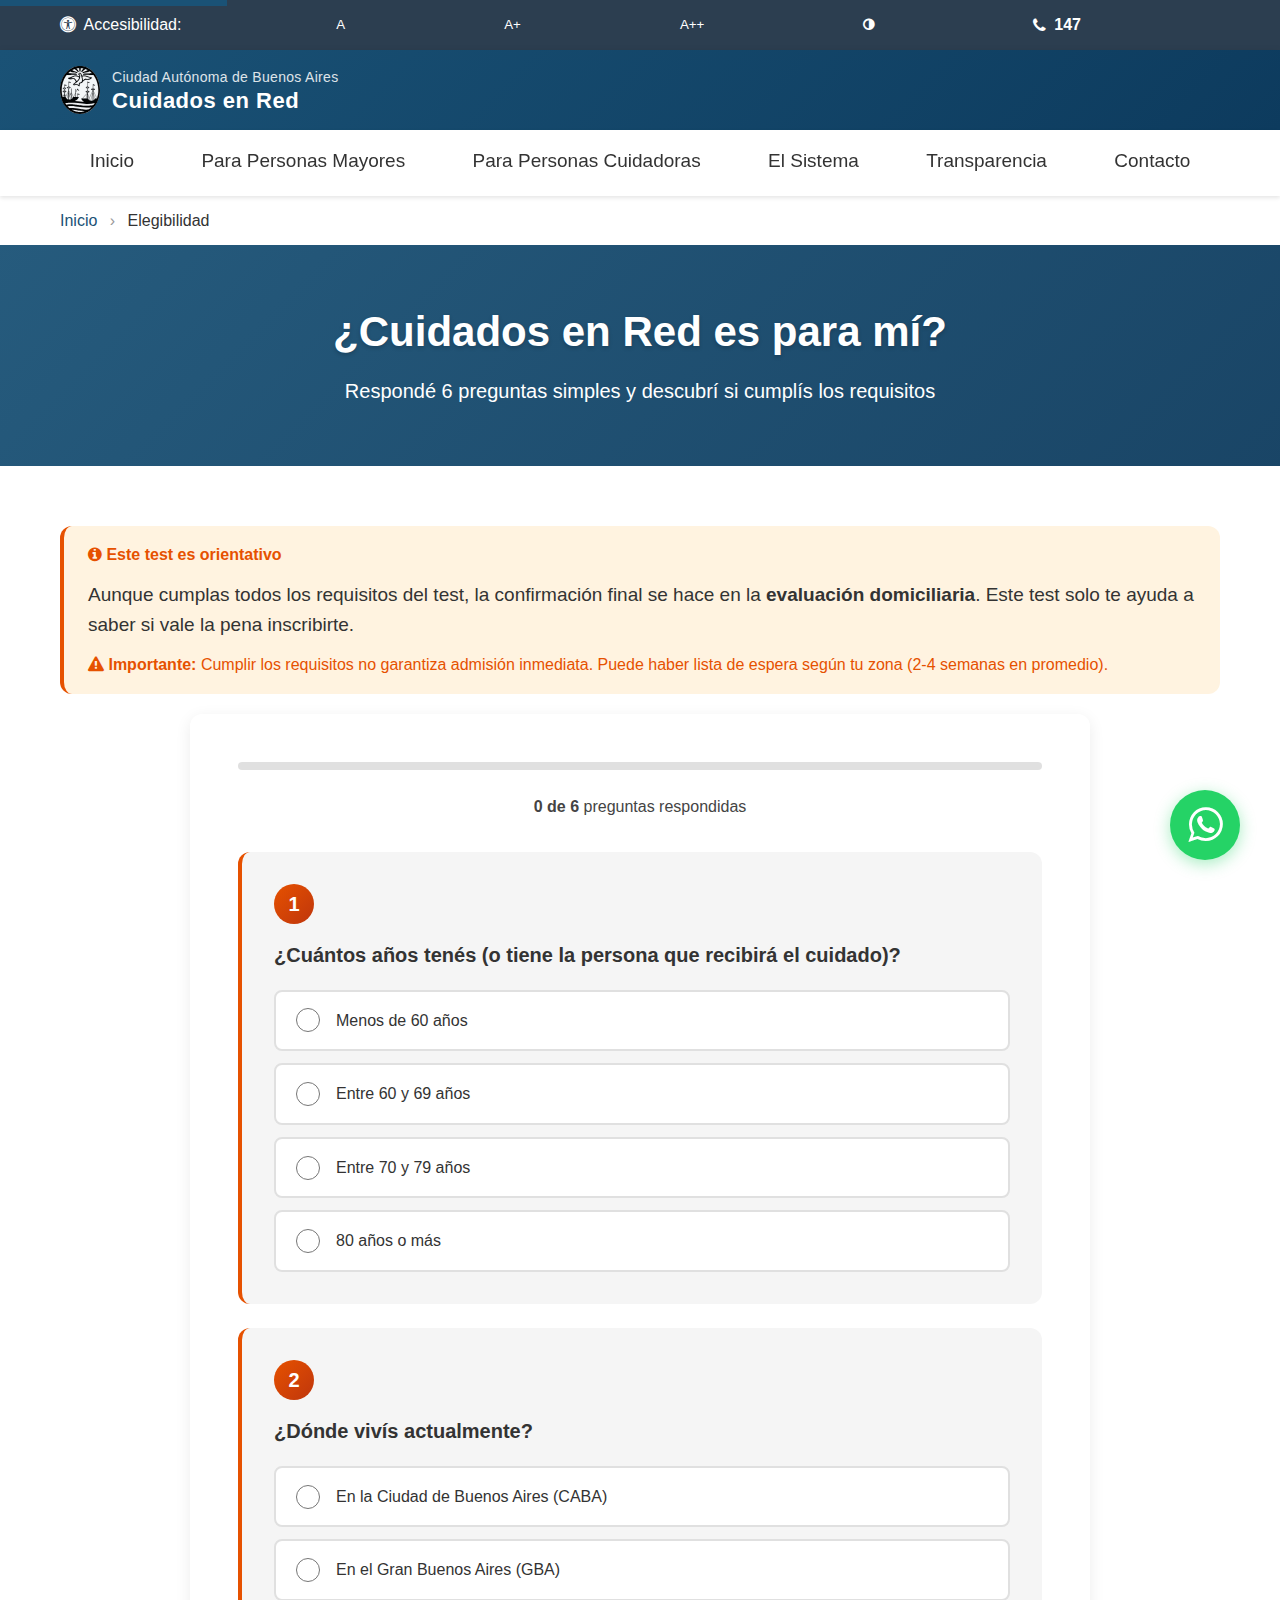
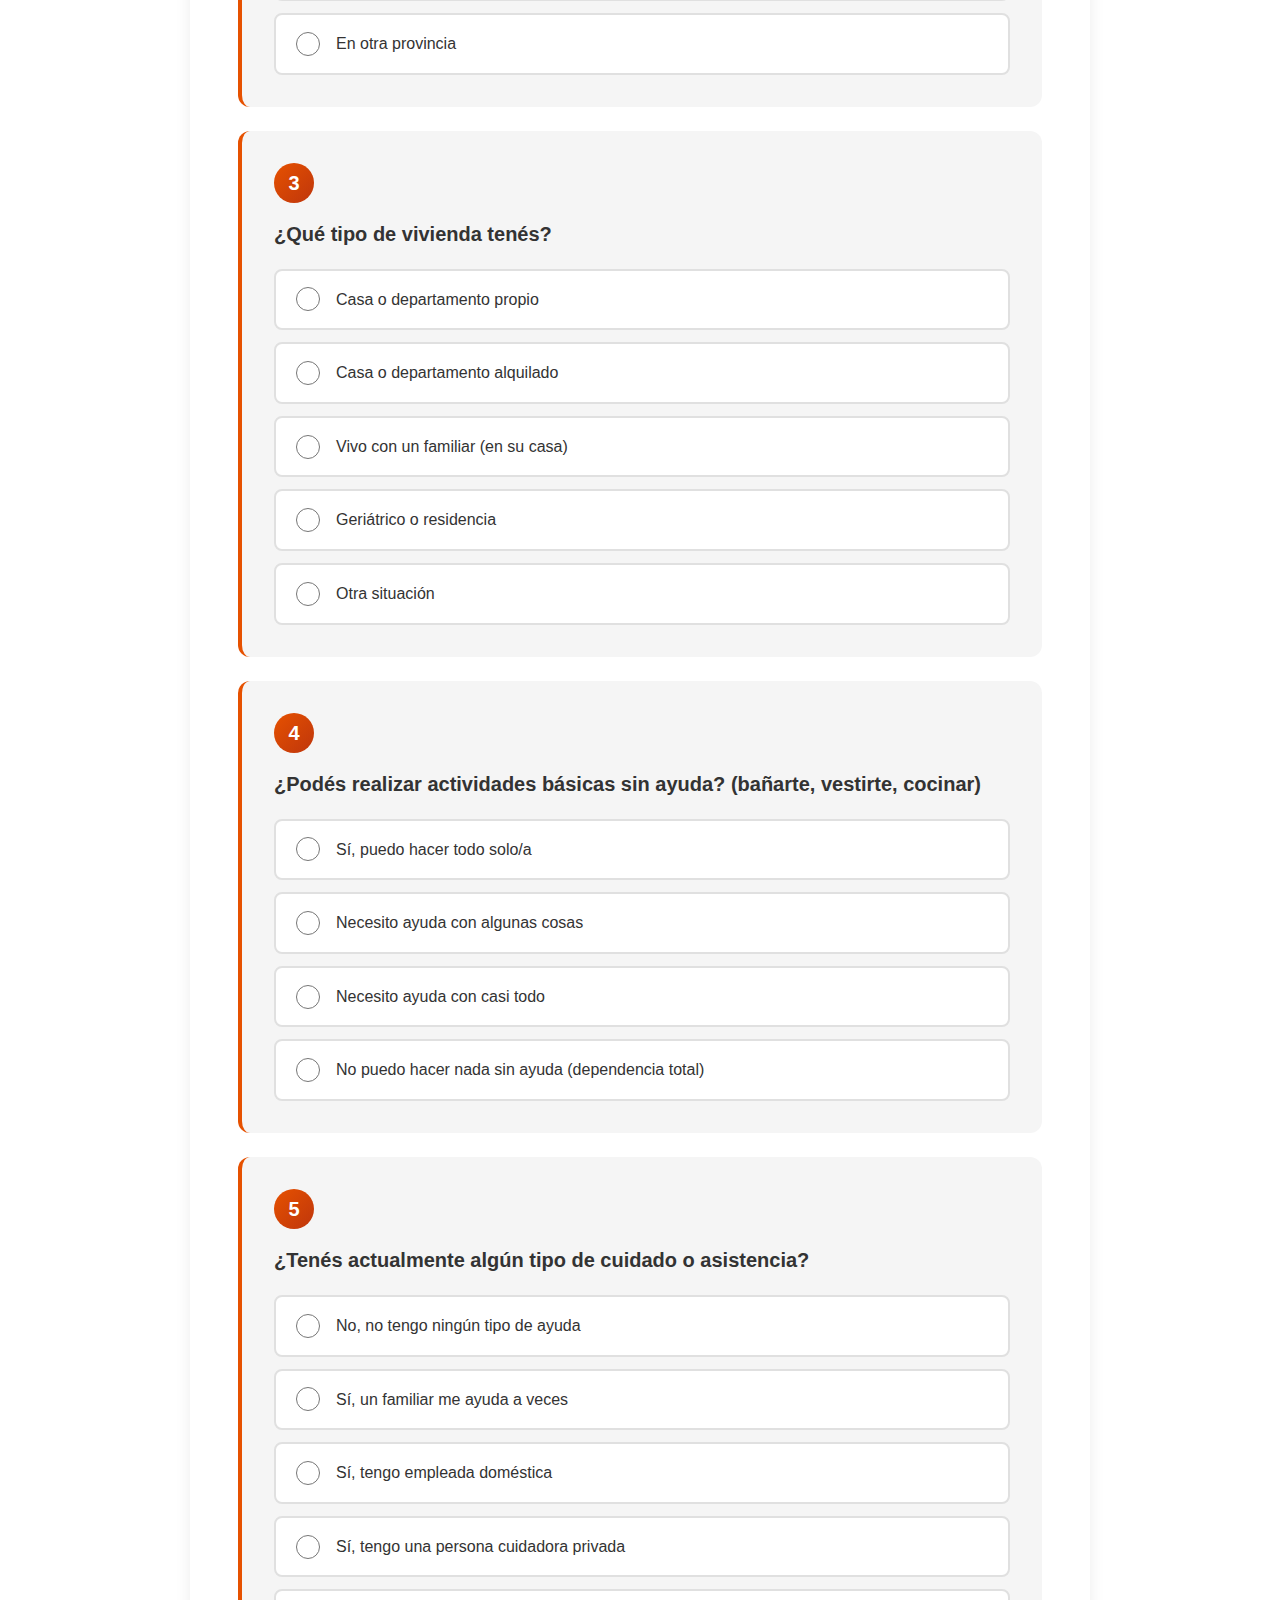
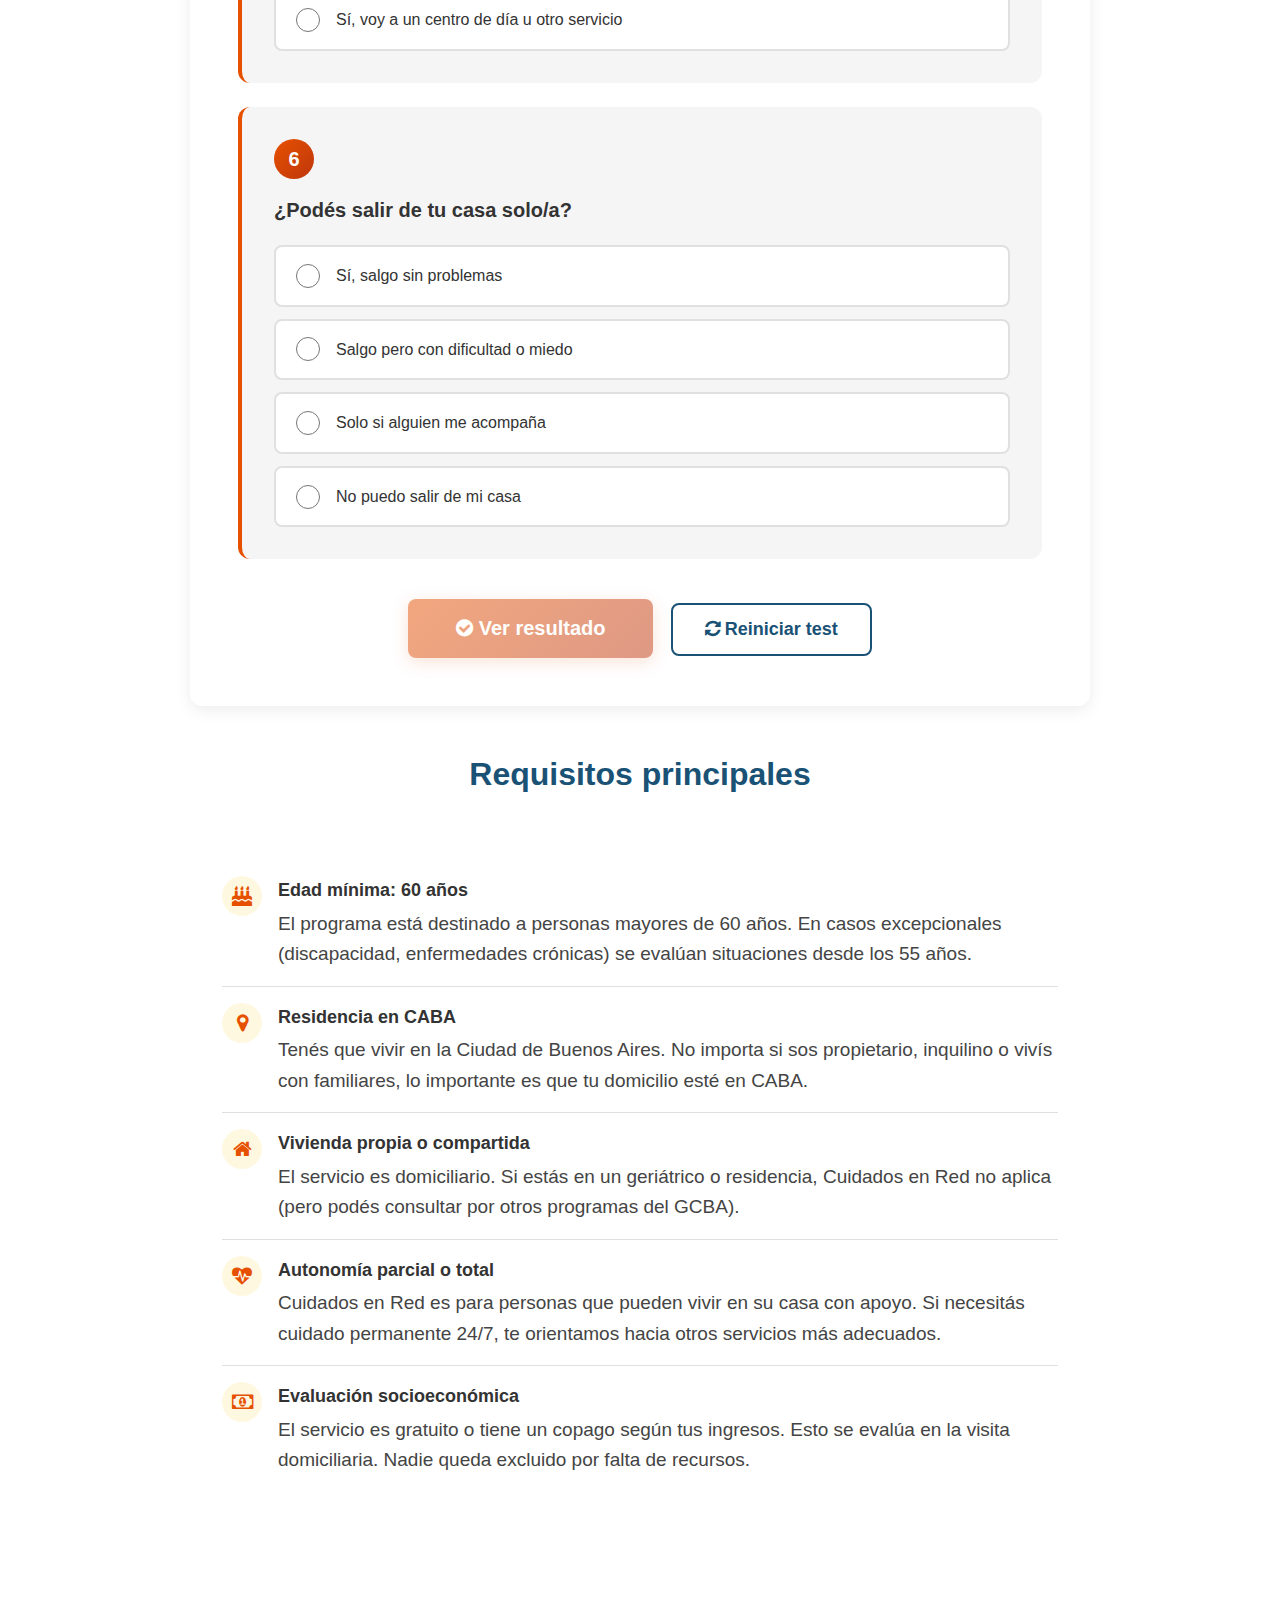
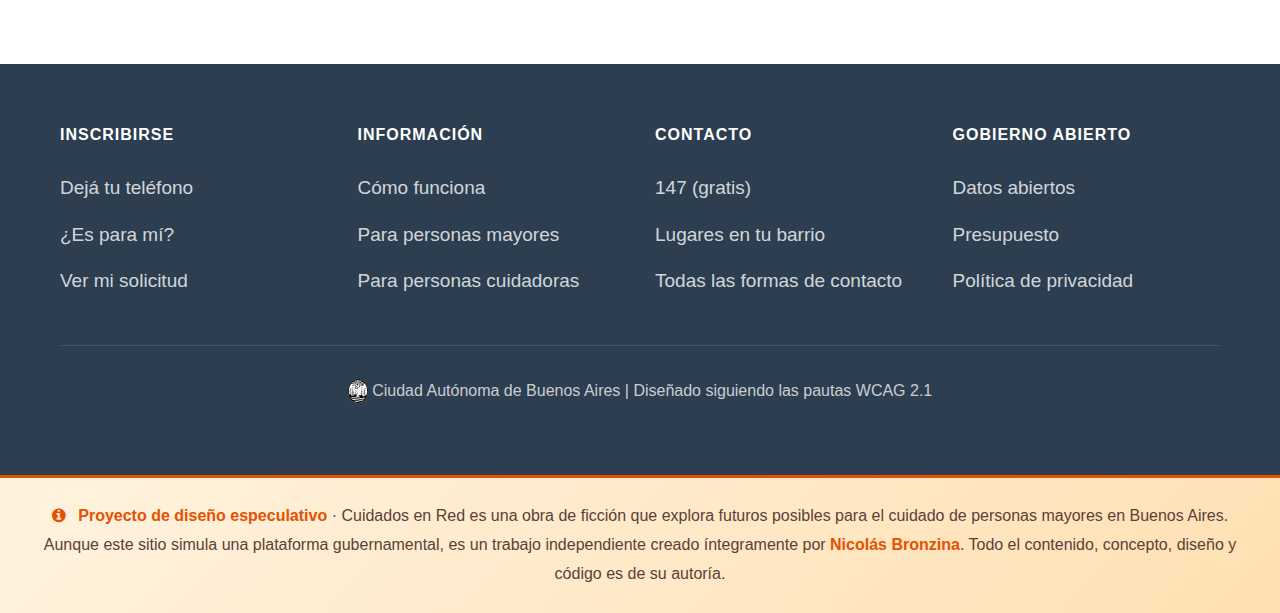
<file: elegibilidad.html>
<!DOCTYPE html>
<html lang="es-AR">
<head>
    <meta charset="UTF-8">
    <meta http-equiv="Content-Security-Policy" content="default-src 'self'; script-src 'self' 'unsafe-inline' https://unpkg.com; style-src 'self' 'unsafe-inline' https://cdnjs.cloudflare.com https://fonts.googleapis.com; img-src 'self' https://images.unsplash.com https://i.pravatar.cc https://unpkg.com data:; font-src 'self' https://fonts.gstatic.com https://cdnjs.cloudflare.com; connect-src 'self'; frame-src 'none'">
    <meta name="viewport" content="width=device-width, initial-scale=1.0">
    <meta name="description" content="Verificá en 2 minutos si cumplís los requisitos para acceder a Cuidados en Red. Test online con resultado inmediato, sin necesidad de registrarte.">
    <meta property="og:title" content="¿Es para mí? — Test de Elegibilidad | Cuidados en Red">
    <meta property="og:description" content="Verificá en 2 minutos si cumplís los requisitos para acceder a Cuidados en Red. Test online con resultado inmediato, sin necesidad de registrarte.">
    <meta property="og:type" content="website">
    <meta property="og:url" content="https://cuidadosenred.buenosaires.gob.ar/elegibilidad.html">
    <meta property="og:site_name" content="Cuidados en Red">
    <meta property="og:locale" content="es_AR">
    <meta name="robots" content="index, follow">
    <meta name="theme-color" content="#1A5276">
    <link rel="canonical" href="https://cuidadosenred.buenosaires.gob.ar/elegibilidad.html">
    <title>¿Es para mí? — Test de Elegibilidad | Cuidados en Red</title>
    <link rel="preconnect" href="https://fonts.googleapis.com">
    <link rel="preconnect" href="https://fonts.gstatic.com" crossorigin>
    <link rel="preconnect" href="https://cdnjs.cloudflare.com">
    <link rel="preconnect" href="https://images.unsplash.com">
    <link href="https://cdnjs.cloudflare.com/ajax/libs/font-awesome/4.7.0/css/font-awesome.min.css" rel="stylesheet" integrity="sha256-eZrrJcwDc/3uDhsdt61sL2oOBY362qM3lon1gyExkL0=" crossorigin="anonymous">
    <link href="https://fonts.googleapis.com/css2?family=Roboto:wght@400;500;700&display=swap" rel="stylesheet">
    <link href="styles.css" rel="stylesheet">
    <style>
        .hero-elegibilidad {
            background: linear-gradient(135deg, rgba(26,82,118,0.95), rgba(13,59,94,0.95)),
                        url('https://images.unsplash.com/photo-1434030216411-0b793f4b4173?w=1600&h=400&fit=crop&fm=webp&q=30') center/cover;
            color: white;
            padding: 60px 0;
            text-align: center;
        }
        
        .hero-elegibilidad h1 {
            font-size: 42px;
            margin-bottom: 16px;
            font-weight: 700;
            text-shadow: 0 2px 4px rgba(0,0,0,0.2);
        }
        
        .hero-elegibilidad .lead {
            font-size: 20px;
            line-height: 1.5;
            max-width: 700px;
            margin: 0 auto;
        }
        
        .quiz-container {
            background-color: white;
            border-radius: 12px;
            padding: 48px;
            box-shadow: 0 4px 16px rgba(0,0,0,0.08);
            max-width: 900px;
            margin: 0 auto;
        }
        
        .question-card {
            background-color: #F5F5F5;
            border-radius: 12px;
            padding: 32px;
            margin-bottom: 24px;
            border-left: 4px solid var(--color-accent);
            transition: background-color 0.3s, border-color 0.3s;
        }

        .question-card.answered {
            background-color: #E8F5E9;
            border-left-color: var(--color-secondary);
        }
        
        .question-number {
            display: inline-flex;
            align-items: center;
            justify-content: center;
            width: 40px;
            height: 40px;
            background: linear-gradient(135deg, var(--color-accent), #BF360C);
            color: white;
            border-radius: 50%;
            font-weight: 700;
            font-size: 20px;
            margin-bottom: 16px;
        }
        
        .question-card.answered .question-number {
            background: linear-gradient(135deg, var(--color-secondary), #1B5E20);
        }
        
        .question-text {
            font-size: 20px;
            font-weight: 600;
            color: #333;
            margin-bottom: 20px;
            line-height: 1.5;
        }
        
        .answer-options {
            display: flex;
            flex-direction: column;
            gap: 12px;
        }
        
        .answer-option {
            display: flex;
            align-items: center;
            gap: 16px;
            padding: 16px 20px;
            background-color: white;
            border: 2px solid #E0E0E0;
            border-radius: 8px;
            cursor: pointer;
            transition: border-color 0.3s, background-color 0.3s;
            font-size: 16px;
        }

        .answer-option:hover {
            border-color: var(--color-accent);
            background-color: #FFF8E1;
        }
        
        .answer-option input[type="radio"] {
            width: 24px;
            height: 24px;
            cursor: pointer;
        }
        
        .answer-option.selected {
            background-color: #E8F5E9;
            border-color: var(--color-secondary);
            font-weight: 600;
        }
        
        .result-box {
            display: none;
            padding: 40px;
            border-radius: 12px;
            text-align: center;
            margin-top: 32px;
            animation: fadeIn 0.5s ease-out;
        }
        
        .result-box.show {
            display: block;
        }
        
        .result-eligible {
            background: linear-gradient(135deg, #E8F5E9, #C8E6C9);
            border: 3px solid var(--color-secondary);
        }
        
        .result-not-eligible {
            background: linear-gradient(135deg, #FFF3E0, #FFE0B2);
            border: 3px solid var(--color-accent);
        }
        
        .result-icon {
            width: 100px;
            height: 100px;
            margin: 0 auto 24px;
            border-radius: 50%;
            display: flex;
            align-items: center;
            justify-content: center;
            font-size: 50px;
            animation: scaleIn 0.5s ease-out;
        }
        
        .result-eligible .result-icon {
            background: linear-gradient(135deg, var(--color-secondary), #1B5E20);
            color: white;
        }
        
        .result-not-eligible .result-icon {
            background: linear-gradient(135deg, var(--color-accent), #BF360C);
            color: white;
        }
        
        @keyframes fadeIn {
            from {
                opacity: 0;
                transform: translateY(20px);
            }
            to {
                opacity: 1;
                transform: translateY(0);
            }
        }
        
        @keyframes scaleIn {
            from {
                transform: scale(0);
            }
            to {
                transform: scale(1);
            }
        }
        
        .criteria-list {
            background-color: white;
            border-radius: 12px;
            padding: 32px;
            margin-top: 24px;
            text-align: left;
        }
        
        .criteria-item {
            display: flex;
            align-items: start;
            gap: 16px;
            padding: 16px 0;
            border-bottom: 1px solid #E0E0E0;
        }
        
        .criteria-item:last-child {
            border-bottom: none;
        }
        
        .criteria-icon {
            width: 40px;
            height: 40px;
            background-color: var(--color-warm);
            border-radius: 50%;
            display: flex;
            align-items: center;
            justify-content: center;
            color: var(--color-accent);
            font-size: 20px;
            flex-shrink: 0;
        }
        
        .info-banner {
            background: linear-gradient(135deg, #E3F2FD, #BBDEFB);
            border-left: 4px solid var(--color-primary);
            padding: 24px;
            border-radius: 8px;
            margin-bottom: 32px;
        }
        
        .info-banner h3 {
            color: var(--color-primary);
            margin-bottom: 12px;
            font-size: 20px;
            display: flex;
            align-items: center;
            gap: 8px;
        }
        
        .progress-bar {
            width: 100%;
            height: 8px;
            background-color: #E0E0E0;
            border-radius: 4px;
            overflow: hidden;
            margin-bottom: 24px;
        }
        
        .progress-fill {
            height: 100%;
            background: linear-gradient(90deg, var(--color-accent), var(--color-secondary));
            border-radius: 4px;
            transition: width 0.5s ease-out;
            width: 0%;
        }
        
        .progress-text {
            text-align: center;
            color: #444;
            font-size: 16px;
            margin-bottom: 32px;
        }
        
        .btn-check {
            background: linear-gradient(135deg, var(--color-accent), #BF360C);
            color: white;
            padding: 18px 48px;
            font-size: 20px;
            border-radius: 8px;
            border: none;
            font-weight: 700;
            cursor: pointer;
            transition: transform 0.3s, box-shadow 0.3s;
            box-shadow: 0 4px 16px rgba(230,81,0,0.3);
        }
        
        .btn-check:hover:not(:disabled) {
            transform: translateY(-2px);
            box-shadow: 0 6px 20px rgba(230,81,0,0.4);
        }
        
        .btn-check:disabled {
            opacity: 0.5;
            cursor: not-allowed;
        }
        
        @media (max-width: 767px) {
            .hero-elegibilidad h1 {
                font-size: 28px;
            }
            .hero-elegibilidad .lead {
                font-size: 16px;
            }
            .quiz-container {
                padding: 24px;
            }
            .question-card {
                padding: 20px;
            }
            .question-text {
                font-size: 18px;
            }
            .result-icon {
                width: 80px;
                height: 80px;
                font-size: 40px;
            }
        }

        @media (prefers-reduced-motion: reduce) {
            *, *::before, *::after {
                animation-duration: 0.01ms !important;
                transition-duration: 0.01ms !important;
            }
        }
    </style>
    <script type="application/ld+json">
    {
      "@context": "https://schema.org",
      "@type": "BreadcrumbList",
      "itemListElement": [{
        "@type": "ListItem",
        "position": 1,
        "name": "Inicio",
        "item": "https://cuidadosenred.buenosaires.gob.ar/"
      }, {
        "@type": "ListItem",
        "position": 2,
        "name": "Test de elegibilidad",
        "item": "https://cuidadosenred.buenosaires.gob.ar/elegibilidad.html"
      }]
    }
    </script>
</head>
<body>
    <a href="#main-content" class="skip-to-main">Ir al contenido principal</a>
    
    <div class="accessibility-bar" role="complementary" aria-label="Herramientas de accesibilidad">
        <div class="container clearfix">
            <span><i class="fa fa-universal-access" aria-hidden="true"></i> Accesibilidad:</span>
            <button aria-label="Texto normal">A</button>
            <button aria-label="Texto grande">A+</button>
            <button aria-label="Texto extra grande">A++</button>
            <button aria-label="Alto contraste">
                <i class="fa fa-adjust" aria-hidden="true"></i>
            </button>
            <a href="tel:147" class="accessibility-phone" aria-label="Llamar al 147">
                <i class="fa fa-phone" aria-hidden="true"></i> 147
            </a>
        </div>
    </div>
    
    <header class="header-gcba" role="banner">
        <div class="container">
            <a href="index.html" class="logo" aria-label="Cuidados en Red - Ir a la página principal">
                <img src="img/escudo-caba.svg" alt="Escudo de la Ciudad Autónoma de Buenos Aires" class="escudo" width="40" height="48">
                <div class="logo-text">
                    <span class="institutional">Ciudad Autónoma de Buenos Aires</span>
                    <span class="program-name">Cuidados en Red</span>
                </div>
            </a>
        </div>
    </header>
    
    <nav class="main-nav" role="navigation" aria-label="Navegación principal">
        <div class="container">
            <button class="nav-toggle" aria-expanded="false" aria-controls="nav-links">
                <i class="fa fa-bars" aria-hidden="true"></i> Menú
            </button>
            <div class="nav-links" id="nav-links">
                <a href="index.html">Inicio</a>
                <a href="para-personas-mayores.html">Para Personas Mayores</a>
                <a href="para-cuidadores.html">Para Personas Cuidadoras</a>
                <a href="el-sistema.html">El Sistema</a>
                <a href="transparencia.html">Transparencia</a>
                <a href="contacto.html">Contacto</a>
            </div>
        </div>
    </nav>

    <div class="container">
        <nav class="breadcrumb" aria-label="Ubicación">
            <a href="index.html">Inicio</a>
            <span class="separator" aria-hidden="true">›</span>
            <span class="current">Elegibilidad</span>
        </nav>
    </div>

    <main id="main-content">
    <section class="hero-elegibilidad">
        <div class="container">
            <h1>¿Cuidados en Red es para mí?</h1>
            <p class="lead">
                Respondé 6 preguntas simples y descubrí si cumplís los requisitos
            </p>
        </div>
    </section>
    
    <section style="padding: 60px 0;">
        <div class="container">
            <div class="alert alert-warning" style="border-left-color: var(--color-accent);">
                <p style="margin: 0 0 12px 0; color: var(--color-accent); font-weight: bold; font-size: 1rem;">
                    <i class="fa fa-info-circle" aria-hidden="true"></i>
                    Este test es orientativo
                </p>
                <p style="color: #333; margin: 0 0 12px 0; line-height: 1.6;">
                    Aunque cumplas todos los requisitos del test, la confirmación final se hace en la 
                    <strong>evaluación domiciliaria</strong>. Este test solo te ayuda a saber si vale 
                    la pena inscribirte.
                </p>
                <p style="color: #E65100; margin: 0; line-height: 1.6; font-size: 16px;">
                    <strong><i class="fa fa-exclamation-triangle" aria-hidden="true"></i> Importante:</strong> Cumplir los requisitos no garantiza admisión inmediata. Puede haber lista de espera según tu zona (2-4 semanas en promedio).
                </p>
            </div>
            
            <div class="quiz-container">
                <!-- Progress Bar -->
                <div class="progress-bar" role="progressbar" aria-label="Progreso del cuestionario" aria-valuenow="0" aria-valuemin="0" aria-valuemax="100">
                    <div class="progress-fill" id="progressFill"></div>
                </div>
                <div class="progress-text" id="progressText">
                    <strong>0 de 6</strong> preguntas respondidas
                </div>
                
                <!-- Question 1: Edad -->
                <div class="question-card" id="q1" data-question="1">
                    <div class="question-number">1</div>
                    <div class="question-text">
                        ¿Cuántos años tenés (o tiene la persona que recibirá el cuidado)?
                    </div>
                    <div class="answer-options">
                        <label class="answer-option">
                            <input type="radio" name="edad" value="menos60">
                            <span>Menos de 60 años</span>
                        </label>
                        <label class="answer-option">
                            <input type="radio" name="edad" value="60-69">
                            <span>Entre 60 y 69 años</span>
                        </label>
                        <label class="answer-option">
                            <input type="radio" name="edad" value="70-79">
                            <span>Entre 70 y 79 años</span>
                        </label>
                        <label class="answer-option">
                            <input type="radio" name="edad" value="80mas">
                            <span>80 años o más</span>
                        </label>
                    </div>
                </div>
                
                <!-- Question 2: Residencia -->
                <div class="question-card" id="q2" data-question="2">
                    <div class="question-number">2</div>
                    <div class="question-text">
                        ¿Dónde vivís actualmente?
                    </div>
                    <div class="answer-options">
                        <label class="answer-option">
                            <input type="radio" name="residencia" value="caba">
                            <span>En la Ciudad de Buenos Aires (CABA)</span>
                        </label>
                        <label class="answer-option">
                            <input type="radio" name="residencia" value="gba">
                            <span>En el Gran Buenos Aires (GBA)</span>
                        </label>
                        <label class="answer-option">
                            <input type="radio" name="residencia" value="otra">
                            <span>En otra provincia</span>
                        </label>
                    </div>
                </div>
                
                <!-- Question 3: Tipo de vivienda -->
                <div class="question-card" id="q3" data-question="3">
                    <div class="question-number">3</div>
                    <div class="question-text">
                        ¿Qué tipo de vivienda tenés?
                    </div>
                    <div class="answer-options">
                        <label class="answer-option">
                            <input type="radio" name="vivienda" value="propia">
                            <span>Casa o departamento propio</span>
                        </label>
                        <label class="answer-option">
                            <input type="radio" name="vivienda" value="alquiler">
                            <span>Casa o departamento alquilado</span>
                        </label>
                        <label class="answer-option">
                            <input type="radio" name="vivienda" value="familiar">
                            <span>Vivo con un familiar (en su casa)</span>
                        </label>
                        <label class="answer-option">
                            <input type="radio" name="vivienda" value="geriatrico">
                            <span>Geriátrico o residencia</span>
                        </label>
                        <label class="answer-option">
                            <input type="radio" name="vivienda" value="otro">
                            <span>Otra situación</span>
                        </label>
                    </div>
                </div>
                
                <!-- Question 4: Autonomía -->
                <div class="question-card" id="q4" data-question="4">
                    <div class="question-number">4</div>
                    <div class="question-text">
                        ¿Podés realizar actividades básicas sin ayuda? (bañarte, vestirte, cocinar)
                    </div>
                    <div class="answer-options">
                        <label class="answer-option">
                            <input type="radio" name="autonomia" value="total">
                            <span>Sí, puedo hacer todo solo/a</span>
                        </label>
                        <label class="answer-option">
                            <input type="radio" name="autonomia" value="parcial">
                            <span>Necesito ayuda con algunas cosas</span>
                        </label>
                        <label class="answer-option">
                            <input type="radio" name="autonomia" value="minima">
                            <span>Necesito ayuda con casi todo</span>
                        </label>
                        <label class="answer-option">
                            <input type="radio" name="autonomia" value="dependiente">
                            <span>No puedo hacer nada sin ayuda (dependencia total)</span>
                        </label>
                    </div>
                </div>
                
                <!-- Question 5: Cuidado actual -->
                <div class="question-card" id="q5" data-question="5">
                    <div class="question-number">5</div>
                    <div class="question-text">
                        ¿Tenés actualmente algún tipo de cuidado o asistencia?
                    </div>
                    <div class="answer-options">
                        <label class="answer-option">
                            <input type="radio" name="cuidadoActual" value="no">
                            <span>No, no tengo ningún tipo de ayuda</span>
                        </label>
                        <label class="answer-option">
                            <input type="radio" name="cuidadoActual" value="familiar">
                            <span>Sí, un familiar me ayuda a veces</span>
                        </label>
                        <label class="answer-option">
                            <input type="radio" name="cuidadoActual" value="empleada">
                            <span>Sí, tengo empleada doméstica</span>
                        </label>
                        <label class="answer-option">
                            <input type="radio" name="cuidadoActual" value="cuidador">
                            <span>Sí, tengo una persona cuidadora privada</span>
                        </label>
                        <label class="answer-option">
                            <input type="radio" name="cuidadoActual" value="institucional">
                            <span>Sí, voy a un centro de día u otro servicio</span>
                        </label>
                    </div>
                </div>
                
                <!-- Question 6: Movilidad -->
                <div class="question-card" id="q6" data-question="6">
                    <div class="question-number">6</div>
                    <div class="question-text">
                        ¿Podés salir de tu casa solo/a?
                    </div>
                    <div class="answer-options">
                        <label class="answer-option">
                            <input type="radio" name="movilidad" value="si">
                            <span>Sí, salgo sin problemas</span>
                        </label>
                        <label class="answer-option">
                            <input type="radio" name="movilidad" value="dificultad">
                            <span>Salgo pero con dificultad o miedo</span>
                        </label>
                        <label class="answer-option">
                            <input type="radio" name="movilidad" value="ayuda">
                            <span>Solo si alguien me acompaña</span>
                        </label>
                        <label class="answer-option">
                            <input type="radio" name="movilidad" value="no">
                            <span>No puedo salir de mi casa</span>
                        </label>
                    </div>
                </div>
                
                <!-- Check Button -->
                <div style="text-align: center; margin-top: 40px;">
                    <button id="checkBtn" class="btn-check" disabled>
                        <i class="fa fa-check-circle" aria-hidden="true"></i> Ver resultado
                    </button>
                    <button type="button" id="resetBtn" class="btn-reset" style="background: transparent; color: #1A5276; border: 2px solid #1A5276; padding: 14px 32px; border-radius: 8px; font-size: 18px; font-weight: 600; cursor: pointer; margin-left: 12px;">
                        <i class="fa fa-refresh" aria-hidden="true"></i> Reiniciar test
                    </button>
                </div>
                
                <!-- Result Box -->
                <div id="resultBox" class="result-box" role="alert" aria-live="polite">
                    <!-- Content will be inserted by JavaScript -->
                </div>
            </div>
            
            <!-- Criteria Reference -->
            <div style="margin-top: 48px; max-width: 900px; margin-left: auto; margin-right: auto;">
                <h2 style="color: var(--color-primary); text-align: center; margin-bottom: 32px; font-size: 32px;">
                    Requisitos principales
                </h2>
                
                <div class="criteria-list">
                    <div class="criteria-item">
                        <div class="criteria-icon">
                            <i class="fa fa-birthday-cake" aria-hidden="true"></i>
                        </div>
                        <div>
                            <strong style="color: #333; font-size: 18px; display: block; margin-bottom: 4px;">
                                Edad mínima: 60 años
                            </strong>
                            <p style="color: #444; margin: 0; line-height: 1.6;">
                                El programa está destinado a personas mayores de 60 años. 
                                En casos excepcionales (discapacidad, enfermedades crónicas) se evalúan situaciones desde los 55 años.
                            </p>
                        </div>
                    </div>
                    
                    <div class="criteria-item">
                        <div class="criteria-icon">
                            <i class="fa fa-map-marker" aria-hidden="true"></i>
                        </div>
                        <div>
                            <strong style="color: #333; font-size: 18px; display: block; margin-bottom: 4px;">
                                Residencia en CABA
                            </strong>
                            <p style="color: #444; margin: 0; line-height: 1.6;">
                                Tenés que vivir en la Ciudad de Buenos Aires. No importa si sos propietario, inquilino o vivís con familiares, 
                                lo importante es que tu domicilio esté en CABA.
                            </p>
                        </div>
                    </div>
                    
                    <div class="criteria-item">
                        <div class="criteria-icon">
                            <i class="fa fa-home" aria-hidden="true"></i>
                        </div>
                        <div>
                            <strong style="color: #333; font-size: 18px; display: block; margin-bottom: 4px;">
                                Vivienda propia o compartida
                            </strong>
                            <p style="color: #444; margin: 0; line-height: 1.6;">
                                El servicio es domiciliario. Si estás en un geriátrico o residencia, 
                                Cuidados en Red no aplica (pero podés consultar por otros programas del GCBA).
                            </p>
                        </div>
                    </div>
                    
                    <div class="criteria-item">
                        <div class="criteria-icon">
                            <i class="fa fa-heartbeat" aria-hidden="true"></i>
                        </div>
                        <div>
                            <strong style="color: #333; font-size: 18px; display: block; margin-bottom: 4px;">
                                Autonomía parcial o total
                            </strong>
                            <p style="color: #444; margin: 0; line-height: 1.6;">
                                Cuidados en Red es para personas que pueden vivir en su casa con apoyo. 
                                Si necesitás cuidado permanente 24/7, te orientamos hacia otros servicios más adecuados.
                            </p>
                        </div>
                    </div>
                    
                    <div class="criteria-item">
                        <div class="criteria-icon">
                            <i class="fa fa-money" aria-hidden="true"></i>
                        </div>
                        <div>
                            <strong style="color: #333; font-size: 18px; display: block; margin-bottom: 4px;">
                                Evaluación socioeconómica
                            </strong>
                            <p style="color: #444; margin: 0; line-height: 1.6;">
                                El servicio es gratuito o tiene un copago según tus ingresos. 
                                Esto se evalúa en la visita domiciliaria. Nadie queda excluido por falta de recursos.
                            </p>
                        </div>
                    </div>
                </div>
            </div>
        </div>
    </section>
    
    <!-- WhatsApp Float -->
    <a href="https://wa.me/5491112345678" 
       class="whatsapp-float" 
       target="_blank" 
       rel="noopener noreferrer"
       aria-label="Contactar por WhatsApp">
        <i class="fa fa-whatsapp" aria-hidden="true"></i>
    </a>
    </main>

    <footer role="contentinfo">
        <div class="container">
            <div class="row">
                <nav class="col-md-3" aria-label="Enlaces de inscripción">
                    <h4>INSCRIBIRSE</h4>
                    <a href="inscripcion.html">Dejá tu teléfono</a>
                    <a href="elegibilidad.html" aria-current="page">¿Es para mí?</a>
                    <a href="estado-tramite.html">Ver mi solicitud</a>
                </nav>
                <nav class="col-md-3" aria-label="Enlaces informativos">
                    <h4>INFORMACIÓN</h4>
                    <a href="el-sistema.html">Cómo funciona</a>
                    <a href="para-personas-mayores.html">Para personas mayores</a>
                    <a href="para-cuidadores.html">Para personas cuidadoras</a>
                </nav>
                <nav class="col-md-3" aria-label="Enlaces de contacto">
                    <h4>CONTACTO</h4>
                    <a href="tel:147" aria-label="Llamar al 147">147 (gratis)</a>
                    <a href="nodos.html">Lugares en tu barrio</a>
                    <a href="contacto.html">Todas las formas de contacto</a>
                </nav>
                <nav class="col-md-3" aria-label="Enlaces institucionales">
                    <h4>GOBIERNO ABIERTO</h4>
                    <a href="transparencia.html">Datos abiertos</a>
                    <a href="transparencia.html#presupuesto">Presupuesto</a>
                    <a href="politica-privacidad.html">Política de privacidad</a>
                </nav>
            </div>
            <div class="footer-legal">
                <p><span class="footer-escudo"><img src="img/escudo-caba.svg" alt="Escudo de la Ciudad Autónoma de Buenos Aires" width="20" height="24"></span> Ciudad Autónoma de Buenos Aires | Diseñado siguiendo las pautas WCAG 2.1</p>
            </div>
        </div>
        <!-- DISCLAIMER DE AUTORÍA -->
        <div class="author-disclaimer">
            <p>
                <i class="fa fa-info-circle" aria-hidden="true"></i>
                <strong>Proyecto de diseño especulativo</strong> · 
                Cuidados en Red es una obra de ficción que explora futuros posibles para el cuidado 
                de personas mayores en Buenos Aires. Aunque este sitio simula una plataforma gubernamental, 
                es un trabajo independiente creado íntegramente por <strong>Nicolás Bronzina</strong>. 
                Todo el contenido, concepto, diseño y código es de su autoría.
            </p>
        </div>
    </footer>
    
    <script src="accessibility.js"></script>
    <script>
        let answeredQuestions = new Set();
        const totalQuestions = 6;

        /* Event delegation for quiz — replaces inline onchange/onclick handlers */
        document.addEventListener('DOMContentLoaded', function() {
            var questionMap = {edad:1, residencia:2, vivienda:3, autonomia:4, cuidadoActual:5, movilidad:6};
            var quiz = document.getElementById('eligibilityQuiz');
            if (quiz) {
                quiz.addEventListener('change', function(e) {
                    if (e.target.type === 'radio' && questionMap[e.target.name]) {
                        answerQuestion(questionMap[e.target.name]);
                    }
                });
            }
            var checkBtn = document.getElementById('checkBtn');
            if (checkBtn) checkBtn.addEventListener('click', checkEligibility);
            var resetBtn = document.getElementById('resetBtn');
            if (resetBtn) resetBtn.addEventListener('click', resetQuiz);
        });

        function answerQuestion(questionNum) {
            // Mark question as answered
            answeredQuestions.add(questionNum);
            
            // Update question card styling
            const card = document.getElementById('q' + questionNum);
            card.classList.add('answered');
            
            // Update selected option styling
            const options = card.querySelectorAll('.answer-option');
            options.forEach(option => {
                const radio = option.querySelector('input[type="radio"]');
                if (radio.checked) {
                    option.classList.add('selected');
                } else {
                    option.classList.remove('selected');
                }
            });
            
            // Update progress
            updateProgress();
            
            // Enable check button if all questions answered
            if (answeredQuestions.size === totalQuestions) {
                document.getElementById('checkBtn').disabled = false;
            }
        }
        
        function updateProgress() {
            const percentage = (answeredQuestions.size / totalQuestions) * 100;
            document.getElementById('progressFill').style.width = percentage + '%';
            document.getElementById('progressText').innerHTML = 
                `<strong>${answeredQuestions.size} de ${totalQuestions}</strong> preguntas respondidas`;
            
            // Update aria-valuenow
            const progressBar = document.querySelector('.progress-bar');
            progressBar.setAttribute('aria-valuenow', percentage);
        }
        
        function checkEligibility() {
            // Get answers
            const edad = document.querySelector('input[name="edad"]:checked').value;
            const residencia = document.querySelector('input[name="residencia"]:checked').value;
            const vivienda = document.querySelector('input[name="vivienda"]:checked').value;
            const autonomia = document.querySelector('input[name="autonomia"]:checked').value;
            const cuidadoActual = document.querySelector('input[name="cuidadoActual"]:checked').value;
            const movilidad = document.querySelector('input[name="movilidad"]:checked').value;
            
            // Determine eligibility
            let eligible = true;
            let reasons = [];
            
            // Check age
            if (edad === 'menos60') {
                eligible = false;
                reasons.push('Tenés menos de 60 años. El programa está destinado a mayores de 60.');
            }
            
            // Check residence
            if (residencia !== 'caba') {
                eligible = false;
                reasons.push('Vivís fuera de CABA. El programa solo cubre la Ciudad de Buenos Aires.');
            }
            
            // Check housing
            if (vivienda === 'geriatrico') {
                eligible = false;
                reasons.push('Estás en un geriátrico. Cuidados en Red es un servicio domiciliario para personas que viven en su casa.');
            }
            
            // Check autonomy
            if (autonomia === 'dependiente') {
                eligible = false;
                reasons.push('Necesitás cuidado permanente 24/7. Cuidados en Red te puede orientar hacia servicios más intensivos.');
            }
            
            // Show result
            showResult(eligible, reasons, {
                edad, residencia, vivienda, autonomia, cuidadoActual, movilidad
            });
        }
        
        function showResult(eligible, reasons, answers) {
            const resultBox = document.getElementById('resultBox');
            
            if (eligible) {
                resultBox.className = 'result-box result-eligible show';
                resultBox.innerHTML = `
                    <div class="result-icon">
                        <i class="fa fa-check" aria-hidden="true"></i>
                    </div>
                    <h2 style="color: var(--color-secondary); font-size: 36px; margin-bottom: 16px;">
                        ¡Sí, cumplís los requisitos!
                    </h2>
                    <p style="font-size: 20px; color: #333; margin-bottom: 32px; line-height: 1.6;">
                        Según tus respuestas, <strong>podés acceder a Cuidados en Red</strong>. 
                        El siguiente paso es inscribirte para que te hagamos una evaluación domiciliaria.
                    </p>
                    <div style="background-color: white; padding: 24px; border-radius: 8px; margin-bottom: 32px; text-align: left;">
                        <h3 style="color: var(--color-secondary); margin-bottom: 16px; font-size: 22px; text-align: center;">
                            <i class="fa fa-list-ol" aria-hidden="true"></i> Próximos pasos
                        </h3>
                        <ol style="padding-left: 24px; margin: 0; line-height: 2; font-size: 16px;">
                            <li><strong>Inscribite</strong> online, por teléfono o presencialmente</li>
                            <li>Te <strong>llamamos en 24-48hs hábiles</strong> del Nodo de tu zona <span style="color: #999; font-size: 16px;">(a veces puede tardar hasta 5 días)</span></li>
                            <li>Coordinamos una <strong>visita domiciliaria</strong> <span style="color: #999; font-size: 16px;">(puede reprogramarse por emergencias)</span></li>
                            <li>Evaluamos tus necesidades y armamos tu plan <span style="color: #999; font-size: 16px;">(5-15 días hábiles)</span></li>
                            <li>Asignamos persona cuidadora <span style="color: #999; font-size: 16px;">(7-21 días según disponibilidad)</span></li>
                            <li>¡<strong>Empezás con el servicio</strong>!</li>
                        </ol>
                        <div style="background-color: #FFF3E0; padding: 16px; border-radius: 6px; margin-top: 16px; border-left: 4px solid var(--color-accent);">
                            <p style="margin: 0; color: #E65100; font-size: 16px; line-height: 1.6;">
                                <strong><i class="fa fa-clock-o" aria-hidden="true"></i> Tiempo total estimado:</strong> Entre 3 y 8 semanas desde la inscripción hasta el inicio del servicio, dependiendo de tu zona y complejidad del caso.
                            </p>
                        </div>
                    </div>
                    <div style="display: flex; gap: 16px; justify-content: center; flex-wrap: wrap;">
                        <a href="inscripcion.html" class="btn" style="background-color: var(--color-secondary); color: white; padding: 16px 40px; font-size: 18px;">
                            <i class="fa fa-edit" aria-hidden="true"></i> Inscribirme ahora
                        </a>
                        <a href="tel:147" class="btn" style="background-color: var(--color-primary); color: white; padding: 16px 40px; font-size: 18px;">
                            <i class="fa fa-phone" aria-hidden="true"></i> Llamar al 147
                        </a>
                    </div>
                `;
                announceToScreenReader('Resultado: Cumplís los requisitos para Cuidados en Red');
            } else {
                resultBox.className = 'result-box result-not-eligible show';
                resultBox.innerHTML = `
                    <div class="result-icon">
                        <i class="fa fa-exclamation-triangle" aria-hidden="true"></i>
                    </div>
                    <h2 style="color: var(--color-accent); font-size: 36px; margin-bottom: 16px;">
                        Por el momento, no cumplís los requisitos
                    </h2>
                    <p style="font-size: 18px; color: #333; margin-bottom: 24px; line-height: 1.6;">
                        Según tus respuestas, hay algunos requisitos que no se cumplen:
                    </p>
                    <div style="background-color: white; padding: 24px; border-radius: 8px; margin-bottom: 24px; text-align: left;">
                        <ul style="margin: 0; padding-left: 24px; line-height: 1.8; color: #444;">
                            ${reasons.map(r => `<li>${r}</li>`).join('')}
                        </ul>
                    </div>
                    <div style="background-color: white; padding: 24px; border-radius: 8px; margin-bottom: 32px;">
                        <h3 style="color: var(--color-accent); margin-bottom: 16px; font-size: 20px;">
                            <i class="fa fa-lightbulb-o" aria-hidden="true"></i> ¿Qué podés hacer?
                        </h3>
                        <p style="color: #444; margin: 0 0 16px 0; line-height: 1.6; text-align: left;">
                            Aunque no califiques para Cuidados en Red, la Ciudad tiene otros programas:
                        </p>
                        <ul style="margin: 0; padding-left: 24px; line-height: 1.8; color: #444; text-align: left;">
                            <li><strong>Residencias para mayores</strong> (si estás en geriátrico)</li>
                            <li><strong>Asistencia domiciliaria intensiva</strong> (si necesitás cuidado 24/7)</li>
                            <li><strong>Centros de día</strong> (si vivís fuera de CABA pero cerca)</li>
                        </ul>
                    </div>
                    <div style="display: flex; gap: 16px; justify-content: center; flex-wrap: wrap;">
                        <a href="tel:147" class="btn" style="background-color: var(--color-primary); color: white; padding: 16px 40px; font-size: 18px;">
                            <i class="fa fa-phone" aria-hidden="true"></i> Llamar al 147 para orientación
                        </a>
                        <a href="contacto.html" class="btn" style="background-color: var(--color-secondary); color: white; padding: 16px 40px; font-size: 18px;">
                            <i class="fa fa-envelope" aria-hidden="true"></i> Contactanos
                        </a>
                    </div>
                `;
                announceToScreenReader('Resultado: Por el momento no cumplís los requisitos');
            }
            
            // Scroll to result
            resultBox.scrollIntoView({ behavior: 'smooth', block: 'center' });
        }

        function resetQuiz() {
            // Clear all radio buttons
            document.querySelectorAll('.question-card input[type="radio"]').forEach(function(r) { r.checked = false; });
            // Reset progress
            answeredQuestions.clear();
            var progressFill = document.getElementById('progressFill');
            if (progressFill) { progressFill.style.width = '0%'; }
            var progressText = document.getElementById('progressText');
            if (progressText) { progressText.innerHTML = '<strong>0 de 6</strong> preguntas respondidas'; }
            var progressBar = document.querySelector('.progress-bar');
            if (progressBar) { progressBar.setAttribute('aria-valuenow', '0'); }
            // Hide results
            var resultBox = document.getElementById('resultBox');
            if (resultBox) { resultBox.className = 'result-box'; resultBox.innerHTML = ''; }
            // Reset question card styling
            document.querySelectorAll('.question-card').forEach(function(card) {
                card.classList.remove('answered');
            });
            document.querySelectorAll('.answer-option').forEach(function(opt) {
                opt.classList.remove('selected');
            });
            // Disable check button
            var checkBtn = document.getElementById('checkBtn');
            if (checkBtn) checkBtn.disabled = true;
            // Scroll to top of quiz
            var quizContainer = document.querySelector('.quiz-container');
            if (quizContainer) quizContainer.scrollIntoView({ behavior: 'smooth', block: 'start' });
            // Announce to screen reader
            if (typeof announceToScreenReader === 'function') {
                announceToScreenReader('Test reiniciado. Podés comenzar de nuevo.');
            }
        }

    </script>
</body>
</html>
</file>
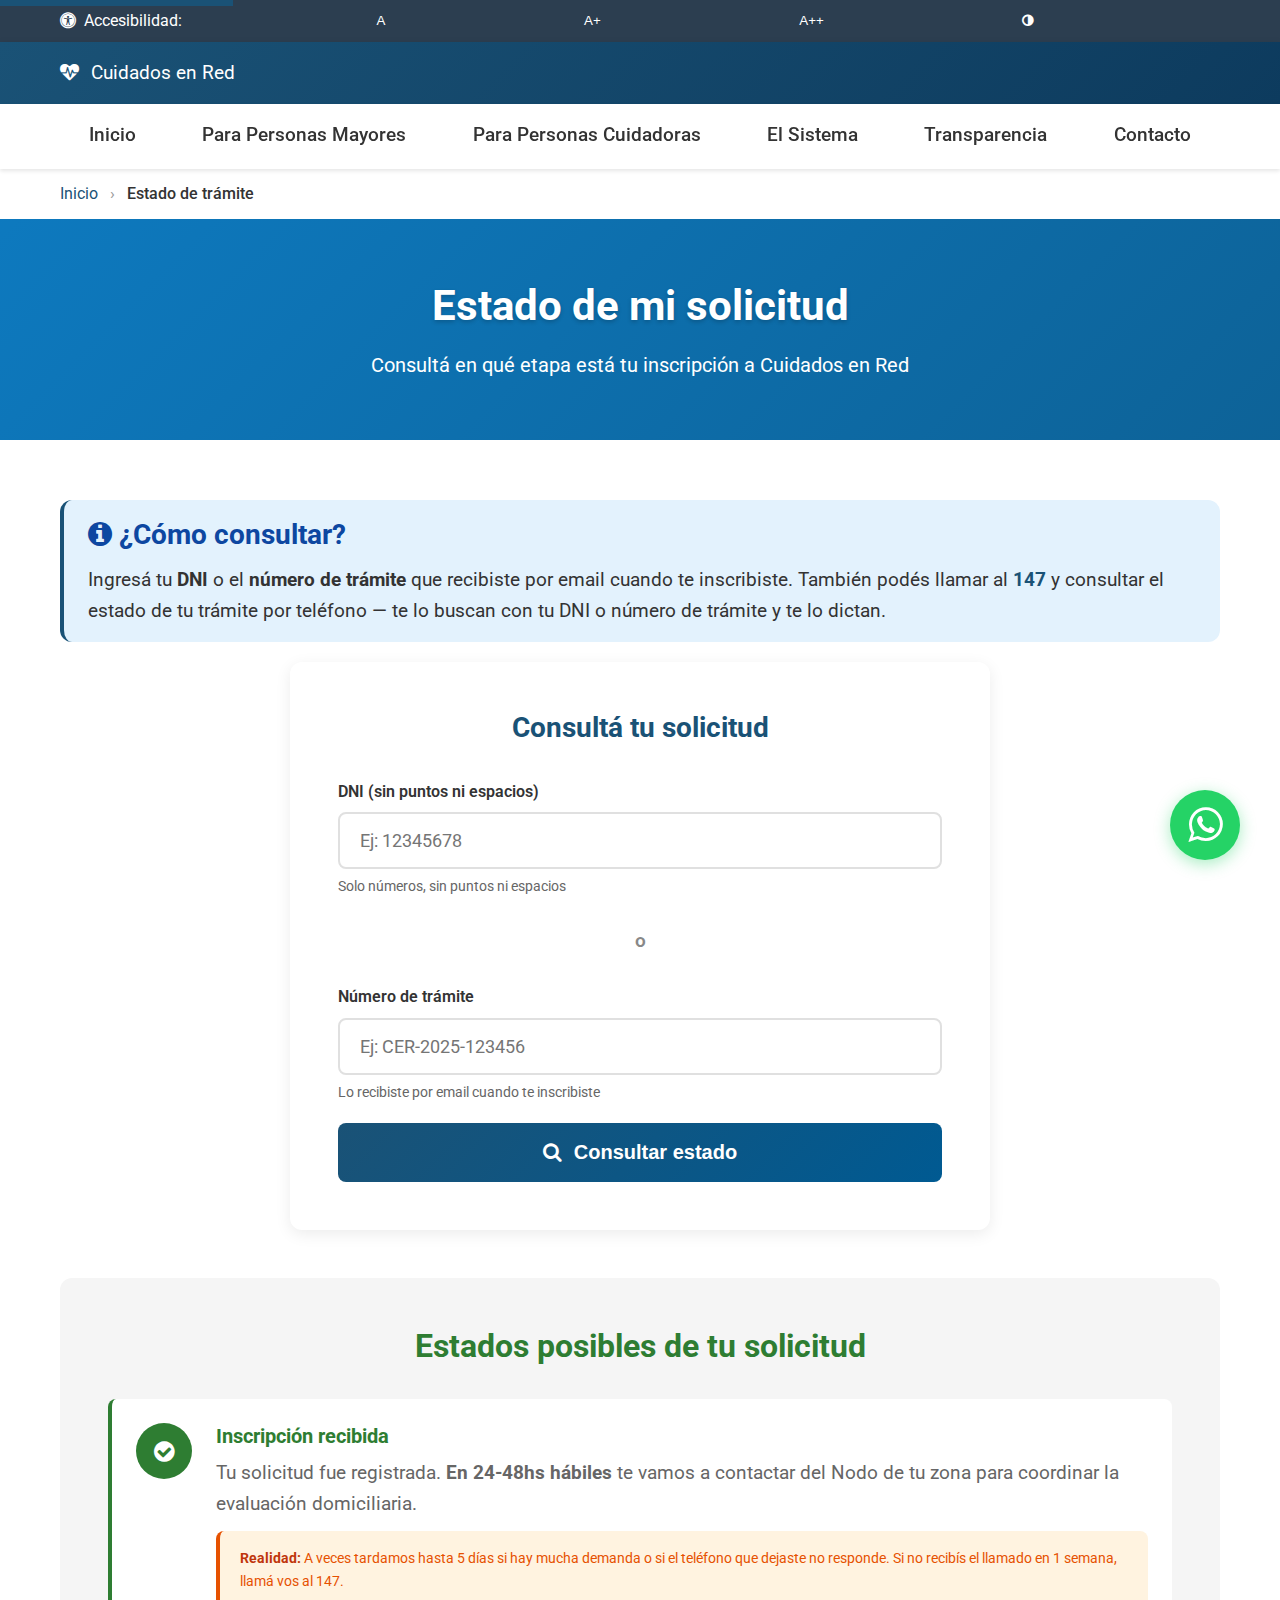
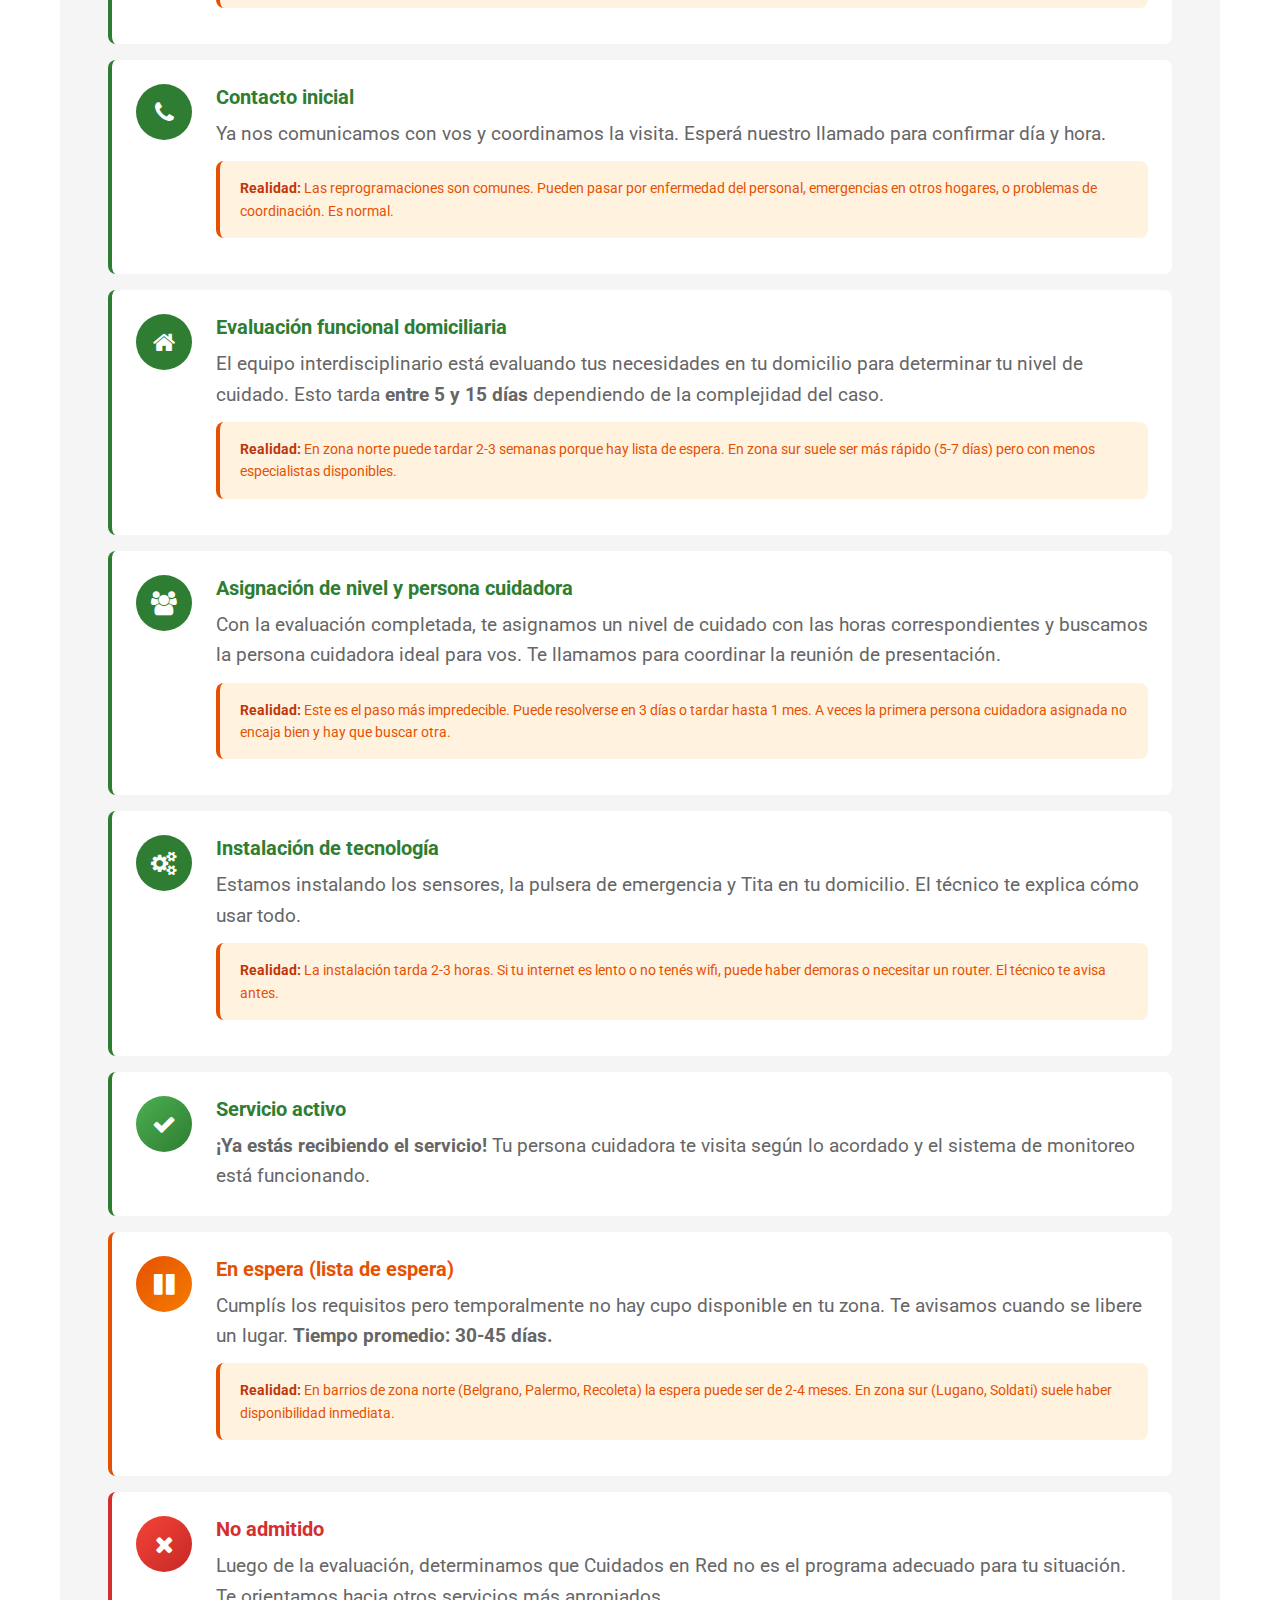
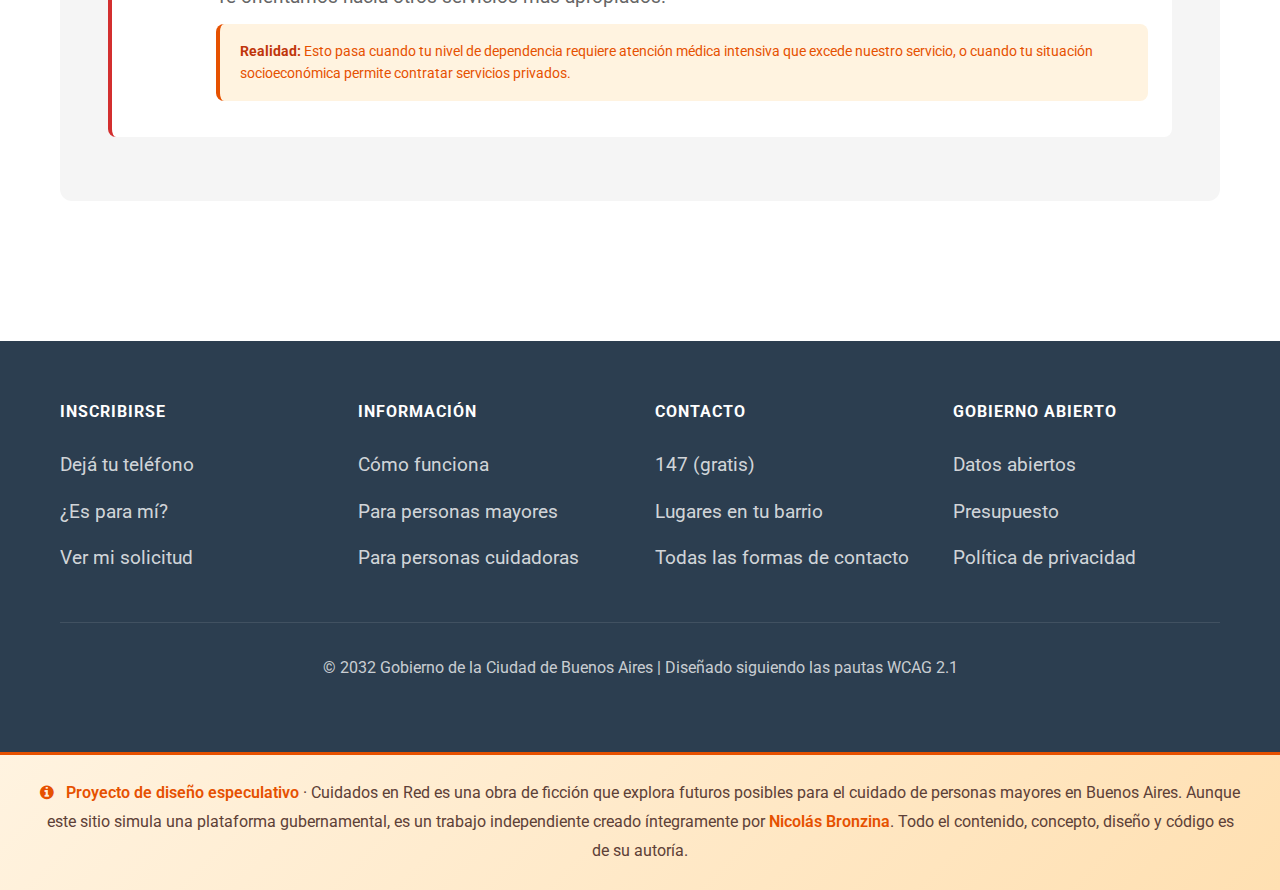
<file: estado-tramite.html>
<!DOCTYPE html>
<html lang="es">
<head>
    <meta charset="UTF-8">
    <meta name="viewport" content="width=device-width, initial-scale=1.0">
    <meta name="description" content="Consultá el estado de tu solicitud en Cuidados en Red con tu DNI o número de trámite.">
    <title>Estado de mi Solicitud | Cuidados en Red</title>
    <link href="https://cdnjs.cloudflare.com/ajax/libs/font-awesome/4.7.0/css/font-awesome.min.css" rel="stylesheet">
    <link href="https://fonts.googleapis.com/css2?family=Roboto:wght@300;400;500;700&display=swap" rel="stylesheet">
    <link href="styles.css" rel="stylesheet">
    <style>
        /* Estilos específicos solo para estado-tramite.html */
        
        .hero-estado {
            background: linear-gradient(135deg, rgba(0,114,187,0.95), rgba(0,90,146,0.95)),
                        url('https://images.unsplash.com/photo-1450101499163-c8848c66ca85?w=1600&h=400&fit=crop') center/cover;
            color: white;
            padding: 60px 0;
            text-align: center;
        }
        
        .hero-estado h1 {
            font-size: 42px;
            margin-bottom: 16px;
            font-weight: 700;
            text-shadow: 0 2px 4px rgba(0,0,0,0.2);
        }
        
        .hero-estado .lead {
            font-size: 20px;
            line-height: 1.5;
            max-width: 700px;
            margin: 0 auto;
        }
        
        .search-container {
            background-color: white;
            border-radius: 12px;
            padding: 48px;
            box-shadow: 0 4px 16px rgba(0,0,0,0.08);
            max-width: 700px;
            margin: 0 auto;
        }
        
        .search-form {
            display: flex;
            flex-direction: column;
            gap: 20px;
        }
        
        .form-group {
            margin-bottom: 0;
        }
        
        .form-group label {
            display: block;
            font-weight: 600;
            margin-bottom: 8px;
            color: #333;
            font-size: 16px;
        }
        
        .form-group input {
            width: 100%;
            padding: 16px 20px;
            border: 2px solid #E0E0E0;
            border-radius: 8px;
            font-size: 18px;
            font-family: 'Roboto', sans-serif;
            transition: all 0.3s;
        }
        
        .form-group input:focus {
            outline: none;
            border-color: var(--color-primary);
            box-shadow: 0 0 0 3px rgba(0,114,187,0.1);
        }
        
        .form-group small {
            display: block;
            margin-top: 6px;
            color: #666;
            font-size: 14px;
        }
        
        .btn-search {
            background: linear-gradient(135deg, var(--color-primary), #005A92);
            color: white;
            padding: 18px 48px;
            font-size: 20px;
            border-radius: 8px;
            border: none;
            font-weight: 700;
            cursor: pointer;
            transition: all 0.3s;
            display: flex;
            align-items: center;
            justify-content: center;
            gap: 12px;
        }
        
        .btn-search:hover {
            transform: translateY(-2px);
            box-shadow: 0 6px 20px rgba(0,114,187,0.3);
        }
        
        .result-container {
            display: none;
            margin-top: 48px;
            background-color: white;
            border-radius: 12px;
            padding: 48px;
            box-shadow: 0 4px 16px rgba(0,0,0,0.08);
        }
        
        .user-header {
            display: flex;
            align-items: center;
            gap: 24px;
            margin-bottom: 32px;
            padding-bottom: 24px;
            border-bottom: 2px solid #E0E0E0;
        }
        
        .status-icon {
            width: 80px;
            height: 80px;
            background: linear-gradient(135deg, var(--color-primary), #005A92);
            border-radius: 50%;
            display: flex;
            align-items: center;
            justify-content: center;
            color: white;
            font-size: 36px;
            flex-shrink: 0;
        }
        
        .status-info h2 {
            margin: 0 0 8px 0;
            color: var(--color-primary);
            font-size: 28px;
        }
        
        .status-info p {
            margin: 0;
            color: #666;
            font-size: 16px;
        }
        
        .timeline {
            position: relative;
            padding-left: 60px;
            margin: 32px 0;
        }
        
        .timeline::before {
            content: '';
            position: absolute;
            left: 20px;
            top: 10px;
            bottom: 10px;
            width: 3px;
            background: linear-gradient(180deg, var(--color-secondary) 0%, #E0E0E0 100%);
        }
        
        .timeline-step {
            position: relative;
            margin-bottom: 32px;
        }
        
        .step-marker {
            position: absolute;
            left: -49px;
            width: 42px;
            height: 42px;
            border-radius: 50%;
            display: flex;
            align-items: center;
            justify-content: center;
            color: white;
            font-size: 18px;
            z-index: 1;
        }
        
        .step-marker.completed {
            background: linear-gradient(135deg, var(--color-secondary), #2E7D32);
        }
        
        .step-marker.current {
            background: linear-gradient(135deg, var(--color-accent), #F57C00);
            animation: pulse 2s infinite;
        }
        
        @keyframes pulse {
            0%, 100% { box-shadow: 0 0 0 0 rgba(255,152,0,0.7); }
            50% { box-shadow: 0 0 0 15px rgba(255,152,0,0); }
        }
        
        .step-marker.pending {
            background: linear-gradient(135deg, #BDBDBD, #757575);
        }
        
        .step-content {
            background-color: #F5F5F5;
            padding: 20px;
            border-radius: 8px;
            border-left: 4px solid #E0E0E0;
        }
        
        .step-content.current {
            background-color: var(--color-warm);
            border-left-color: var(--color-accent);
        }
        
        .step-content h3 {
            margin: 0 0 8px 0;
            color: var(--color-primary);
            font-size: 20px;
        }
        
        .step-content p {
            margin: 0 0 12px 0;
            color: #666;
            line-height: 1.6;
        }
        
        .date {
            display: flex;
            align-items: center;
            gap: 8px;
            color: #888;
            font-size: 14px;
            font-weight: 600;
        }
        
        .next-steps {
            background-color: #E3F2FD;
            border-left: 4px solid var(--color-primary);
            padding: 24px;
            border-radius: 8px;
            margin: 32px 0;
        }
        
        .next-steps h3 {
            margin: 0 0 16px 0;
            color: var(--color-primary);
            font-size: 22px;
            display: flex;
            align-items: center;
            gap: 12px;
        }
        
        .next-steps ul {
            margin: 0;
            padding-left: 24px;
            line-height: 1.8;
        }
        
        .next-steps li {
            color: #333;
            margin-bottom: 8px;
        }
        
        .contact-box {
            background: linear-gradient(135deg, rgba(102,187,106,0.1), rgba(67,160,71,0.1));
            border: 2px solid var(--color-secondary);
            border-radius: 12px;
            padding: 24px;
            text-align: center;
            margin-top: 32px;
        }
        
        .contact-box h4 {
            color: var(--color-secondary);
            font-size: 20px;
            margin: 0 0 16px 0;
            display: flex;
            align-items: center;
            justify-content: center;
            gap: 12px;
        }
        
        .states-guide {
            background-color: #F5F5F5;
            border-radius: 12px;
            padding: 48px;
            margin-top: 48px;
        }
        
        .state-item {
            display: flex;
            gap: 24px;
            padding: 24px;
            background-color: white;
            border-radius: 8px;
            margin-bottom: 16px;
            border-left: 4px solid var(--color-secondary);
            transition: all 0.3s;
        }
        
        .state-item:hover {
            transform: translateX(4px);
            box-shadow: 0 4px 12px rgba(0,0,0,0.1);
        }
        
        .state-icon {
            width: 56px;
            height: 56px;
            background: linear-gradient(135deg, var(--color-secondary), #2E7D32);
            border-radius: 50%;
            display: flex;
            align-items: center;
            justify-content: center;
            color: white;
            font-size: 24px;
            flex-shrink: 0;
        }
        
        .friction-alert {
            background-color: #FFF3E0;
            border-left: 4px solid var(--color-accent);
            padding: 16px 20px;
            border-radius: 8px;
            margin: 12px 0;
        }
        
        .friction-alert p {
            margin: 0;
            color: #E65100;
            font-size: 14px;
            line-height: 1.6;
        }
        
        .friction-alert strong {
            color: #BF360C;
        }
        
        @media (max-width: 768px) {
            .search-container {
                padding: 32px 24px;
            }
            
            .result-container {
                padding: 32px 24px;
            }
            
            .timeline {
                padding-left: 50px;
            }
            
            .step-marker {
                left: -44px;
                width: 36px;
                height: 36px;
                font-size: 16px;
            }
            
            .states-guide {
                padding: 32px 20px;
            }
            
            .state-item {
                flex-direction: column;
                gap: 16px;
            }
            
            .user-header {
                flex-direction: column;
                text-align: center;
            }
        }
    </style>
</head>

<body>
    <a href="#main-content" class="skip-to-main">Ir al contenido principal</a>
    
    <!-- Header de accesibilidad -->
    <div class="accessibility-bar">
        <div class="container clearfix">
            <span><i class="fa fa-universal-access" aria-hidden="true"></i> Accesibilidad:</span>
            <button onclick="adjustTextSize('normal')" aria-label="Texto normal">A</button>
            <button onclick="adjustTextSize('large')" aria-label="Texto grande">A+</button>
            <button onclick="adjustTextSize('xlarge')" aria-label="Texto extra grande">A++</button>
            <button onclick="toggleHighContrast()" aria-label="Alto contraste">
                <i class="fa fa-adjust" aria-hidden="true"></i>
            </button>
        </div>
    </div>
    
    <!-- Header con logo -->
    <header class="header-gcba" role="banner">
        <div class="container">
            <a href="index.html" class="logo">
                <span class="icon"><i class="fa fa-heartbeat" aria-hidden="true"></i></span>
                <span>Cuidados en Red</span>
            </a>
        </div>
    </header>
    
    <!-- Navegación -->
    <nav class="main-nav" role="navigation" aria-label="Navegación principal">
        <div class="container">
            <button class="nav-toggle" aria-expanded="false" aria-controls="nav-links" onclick="document.getElementById('nav-links').classList.toggle('open'); this.setAttribute('aria-expanded', this.getAttribute('aria-expanded') === 'true' ? 'false' : 'true')">
                <i class="fa fa-bars" aria-hidden="true"></i> Menú
            </button>
            <div class="nav-links" id="nav-links">
                <a href="index.html">Inicio</a>
                <a href="para-personas-mayores.html">Para Personas Mayores</a>
                <a href="para-cuidadores.html">Para Personas Cuidadoras</a>
                <a href="el-sistema.html">El Sistema</a>
                <a href="transparencia.html">Transparencia</a>
                <a href="contacto.html">Contacto</a>
            </div>
        </div>
    </nav>

    <div class="container">
        <nav class="breadcrumb" aria-label="Ubicación">
            <a href="index.html">Inicio</a>
            <span class="separator" aria-hidden="true">›</span>
            <span class="current">Estado de trámite</span>
        </nav>
    </div>

    <!-- Hero -->
    <section class="hero-estado" id="main-content" role="main">
        <div class="container">
            <h1>Estado de mi solicitud</h1>
            <p class="lead">
                Consultá en qué etapa está tu inscripción a Cuidados en Red
            </p>
        </div>
    </section>
    
    <!-- Contenido principal -->
    <section style="padding: 60px 0;">
        <div class="container">
            <!-- Info banner usando clase alert-info -->
            <div class="alert alert-info">
                <h3 style="margin: 0 0 12px 0;">
                    <i class="fa fa-info-circle" aria-hidden="true"></i>
                    ¿Cómo consultar?
                </h3>
                <p style="color: #333; margin: 0; line-height: 1.6;">
                    Ingresá tu <strong>DNI</strong> o el <strong>número de trámite</strong> que recibiste por email
                    cuando te inscribiste. También podés llamar al
                    <a href="tel:147" style="color: var(--color-primary); font-weight: 700;">147</a>
                    y consultar el estado de tu trámite por teléfono — te lo buscan con tu DNI o número de trámite y te lo dictan.
                </p>
            </div>
            
            <!-- Search Form -->
            <div class="search-container">
                <h2 style="color: var(--color-primary); text-align: center; margin-bottom: 32px; font-size: 28px;">
                    Consultá tu solicitud
                </h2>
                
                <form class="search-form" id="searchForm" onsubmit="return searchStatus(event)">
                    <div class="form-group">
                        <label for="dni">
                            DNI (sin puntos ni espacios)
                        </label>
                        <input 
                            type="text" 
                            id="dni" 
                            name="dni" 
                            placeholder="Ej: 12345678"
                            pattern="[0-9]{7,8}"
                            maxlength="8"
                        >
                        <small>Solo números, sin puntos ni espacios</small>
                    </div>
                    
                    <div style="text-align: center; color: #888; font-weight: 600; margin: 8px 0;">
                        o
                    </div>
                    
                    <div class="form-group">
                        <label for="tramite">
                            Número de trámite
                        </label>
                        <input 
                            type="text" 
                            id="tramite" 
                            name="tramite" 
                            placeholder="Ej: CER-2025-123456"
                        >
                        <small>Lo recibiste por email cuando te inscribiste</small>
                    </div>
                    
                    <button type="submit" class="btn-search">
                        <i class="fa fa-search" aria-hidden="true"></i>
                        Consultar estado
                    </button>
                </form>
            </div>
            
            <!-- Result Container (ejemplo hardcodeado) -->
            <div class="result-container" id="resultContainer">
                <div class="user-header">
                    <div class="status-icon">
                        <i class="fa fa-user" aria-hidden="true"></i>
                    </div>
                    <div class="status-info">
                        <h2 id="userName">María Isabel González</h2>
                        <p>DNI: <strong id="userDni">12.345.678</strong> | Trámite: <strong id="userTramite">CER-2032-123456</strong></p>
                    </div>
                </div>
                
                <div style="text-align: center; margin-bottom: 32px;">
                    <div style="display: inline-block; padding: 12px 24px; background-color: rgba(255,255,255,0.7); border-radius: 8px;">
                        <strong style="color: var(--color-accent); font-size: 16px;">
                            Estado actual: <span id="currentStatus" style="font-size: 20px;">En evaluación domiciliaria</span>
                        </strong>
                    </div>
                </div>
                
                <!-- Timeline -->
                <div class="timeline">
                    <div class="timeline-step">
                        <div class="step-marker completed">
                            <i class="fa fa-check" aria-hidden="true"></i>
                        </div>
                        <div class="step-content">
                            <h3>1. Inscripción recibida</h3>
                            <p>Tu solicitud fue registrada exitosamente en nuestro sistema.</p>
                            <div class="date">
                                <i class="fa fa-calendar" aria-hidden="true"></i>
                                15/10/2025
                            </div>
                        </div>
                    </div>
                    
                    <div class="timeline-step">
                        <div class="step-marker completed">
                            <i class="fa fa-check" aria-hidden="true"></i>
                        </div>
                        <div class="step-content">
                            <h3>2. Contacto inicial</h3>
                            <p>El Nodo Caballito se comunicó con vos y se coordinó la visita domiciliaria.</p>
                            <div class="friction-alert">
                                <p><strong><i class="fa fa-clock-o"></i> Realidad:</strong> El primer contacto fue 5 días después de lo previsto porque el teléfono que dejaste tenía un dígito mal. Si cambiás tu número, avisanos por email.</p>
                            </div>
                            <div class="date">
                                <i class="fa fa-calendar" aria-hidden="true"></i>
                                22/10/2025
                            </div>
                        </div>
                    </div>
                    
                    <div class="timeline-step">
                        <div class="step-marker current">
                            <i class="fa fa-home" aria-hidden="true"></i>
                        </div>
                        <div class="step-content current">
                            <h3>3. Evaluación funcional domiciliaria</h3>
                            <p>Estamos evaluando tus necesidades para determinar tu nivel de cuidado y armar tu plan personalizado.</p>
                            <div class="friction-alert">
                                <p><strong><i class="fa fa-exclamation-triangle"></i> Atención:</strong> La visita programada para el 25/10 se reprogramó para el 30/10 porque la trabajadora social tuvo una emergencia familiar. Disculpá las demoras.</p>
                            </div>
                            <div class="date">
                                <i class="fa fa-calendar" aria-hidden="true"></i>
                                En progreso - Estimado: 30/10/2025
                            </div>
                        </div>
                    </div>
                    
                    <div class="timeline-step">
                        <div class="step-marker pending">
                            <i class="fa fa-clock-o" aria-hidden="true"></i>
                        </div>
                        <div class="step-content">
                            <h3>4. Asignación de nivel y persona cuidadora</h3>
                            <p>Según tu evaluación, te asignan un nivel de cuidado con las horas correspondientes y una persona cuidadora. Coordinamos la reunión de presentación.</p>
                            <div class="friction-alert">
                                <p><strong><i class="fa fa-info-circle"></i> Tiempo real:</strong> Este paso puede tardar entre 7 y 21 días. Depende de la disponibilidad de personas cuidadoras en Caballito y de que encuentres una con quien te sientas cómoda.</p>
                            </div>
                            <div class="date">
                                <i class="fa fa-clock-o" aria-hidden="true"></i>
                                Pendiente
                            </div>
                        </div>
                    </div>
                    
                    <div class="timeline-step">
                        <div class="step-marker pending">
                            <i class="fa fa-rocket" aria-hidden="true"></i>
                        </div>
                        <div class="step-content">
                            <h3>5. Inicio del servicio</h3>
                            <p>¡Empezás a recibir el acompañamiento de Cuidados en Red!</p>
                            <div class="date">
                                <i class="fa fa-clock-o" aria-hidden="true"></i>
                                Pendiente
                            </div>
                        </div>
                    </div>
                </div>
                
                <!-- Next Steps -->
                <div class="next-steps">
                    <h3>
                        <i class="fa fa-lightbulb-o" aria-hidden="true"></i>
                        ¿Qué tenés que hacer ahora?
                    </h3>
                    <ul id="nextStepsList">
                        <li><strong>Esperá nuestro llamado</strong> para confirmar la fecha de la visita domiciliaria (reprogramada para el 30/10)</li>
                        <li>Tené a mano tu <strong>DNI y documentación médica</strong> (si tenés)</li>
                        <li>Pensá qué tipo de ayuda necesitás para contarle al equipo</li>
                        <li>Si tenés alguna urgencia o cambio de situación, llamá al <strong>147</strong></li>
                    </ul>
                </div>
                
                <!-- Contact Box -->
                <div class="contact-box">
                    <h4><i class="fa fa-question-circle" aria-hidden="true"></i> ¿Tenés alguna duda?</h4>
                    <div style="display: flex; gap: 16px; justify-content: center; flex-wrap: wrap; margin-top: 16px;">
                        <a href="tel:147" class="btn btn-primary">
                            <i class="fa fa-phone" aria-hidden="true"></i> Llamar al 147
                        </a>
                        <a href="https://wa.me/5491112345678" target="_blank" rel="noopener noreferrer" class="btn" style="background-color: #25D366; color: white;">
                            <i class="fa fa-whatsapp" aria-hidden="true"></i> WhatsApp
                        </a>
                    </div>
                </div>
            </div>
            
            <!-- States Guide -->
            <div class="states-guide">
                <h2 style="color: var(--color-secondary); text-align: center; margin-bottom: 32px; font-size: 32px;">
                    Estados posibles de tu solicitud
                </h2>
                
                <div class="state-item">
                    <div class="state-icon">
                        <i class="fa fa-check-circle" aria-hidden="true"></i>
                    </div>
                    <div>
                        <h3 style="color: var(--color-secondary); font-size: 20px; margin: 0 0 8px 0;">
                            Inscripción recibida
                        </h3>
                        <p style="color: #666; margin: 0 0 8px 0; line-height: 1.6;">
                            Tu solicitud fue registrada. <strong>En 24-48hs hábiles</strong> te vamos a contactar 
                            del Nodo de tu zona para coordinar la evaluación domiciliaria.
                        </p>
                        <div class="friction-alert">
                            <p><strong>Realidad:</strong> A veces tardamos hasta 5 días si hay mucha demanda o si el teléfono que dejaste no responde. Si no recibís el llamado en 1 semana, llamá vos al 147.</p>
                        </div>
                    </div>
                </div>
                
                <div class="state-item">
                    <div class="state-icon">
                        <i class="fa fa-phone" aria-hidden="true"></i>
                    </div>
                    <div>
                        <h3 style="color: var(--color-secondary); font-size: 20px; margin: 0 0 8px 0;">
                            Contacto inicial
                        </h3>
                        <p style="color: #666; margin: 0 0 8px 0; line-height: 1.6;">
                            Ya nos comunicamos con vos y coordinamos la visita. Esperá nuestro llamado 
                            para confirmar día y hora.
                        </p>
                        <div class="friction-alert">
                            <p><strong>Realidad:</strong> Las reprogramaciones son comunes. Pueden pasar por enfermedad del personal, emergencias en otros hogares, o problemas de coordinación. Es normal.</p>
                        </div>
                    </div>
                </div>
                
                <div class="state-item">
                    <div class="state-icon">
                        <i class="fa fa-home" aria-hidden="true"></i>
                    </div>
                    <div>
                        <h3 style="color: var(--color-secondary); font-size: 20px; margin: 0 0 8px 0;">
                            Evaluación funcional domiciliaria
                        </h3>
                        <p style="color: #666; margin: 0 0 8px 0; line-height: 1.6;">
                            El equipo interdisciplinario está evaluando tus necesidades en tu domicilio para determinar tu nivel de cuidado.
                            Esto tarda <strong>entre 5 y 15 días</strong> dependiendo de la complejidad del caso.
                        </p>
                        <div class="friction-alert">
                            <p><strong>Realidad:</strong> En zona norte puede tardar 2-3 semanas porque hay lista de espera. En zona sur suele ser más rápido (5-7 días) pero con menos especialistas disponibles.</p>
                        </div>
                    </div>
                </div>
                
                <div class="state-item">
                    <div class="state-icon">
                        <i class="fa fa-users" aria-hidden="true"></i>
                    </div>
                    <div>
                        <h3 style="color: var(--color-secondary); font-size: 20px; margin: 0 0 8px 0;">
                            Asignación de nivel y persona cuidadora
                        </h3>
                        <p style="color: #666; margin: 0 0 8px 0; line-height: 1.6;">
                            Con la evaluación completada, te asignamos un nivel de cuidado con las horas correspondientes y buscamos la persona cuidadora ideal para vos. Te llamamos para
                            coordinar la reunión de presentación.
                        </p>
                        <div class="friction-alert">
                            <p><strong>Realidad:</strong> Este es el paso más impredecible. Puede resolverse en 3 días o tardar hasta 1 mes. A veces la primera persona cuidadora asignada no encaja bien y hay que buscar otra.</p>
                        </div>
                    </div>
                </div>
                
                <div class="state-item">
                    <div class="state-icon">
                        <i class="fa fa-cogs" aria-hidden="true"></i>
                    </div>
                    <div>
                        <h3 style="color: var(--color-secondary); font-size: 20px; margin: 0 0 8px 0;">
                            Instalación de tecnología
                        </h3>
                        <p style="color: #666; margin: 0 0 8px 0; line-height: 1.6;">
                            Estamos instalando los sensores, la pulsera de emergencia y Tita en tu domicilio. 
                            El técnico te explica cómo usar todo.
                        </p>
                        <div class="friction-alert">
                            <p><strong>Realidad:</strong> La instalación tarda 2-3 horas. Si tu internet es lento o no tenés wifi, puede haber demoras o necesitar un router. El técnico te avisa antes.</p>
                        </div>
                    </div>
                </div>
                
                <div class="state-item">
                    <div class="state-icon" style="background: linear-gradient(135deg, #4CAF50, #2E7D32);">
                        <i class="fa fa-check" aria-hidden="true"></i>
                    </div>
                    <div>
                        <h3 style="color: #2E7D32; font-size: 20px; margin: 0 0 8px 0;">
                            Servicio activo
                        </h3>
                        <p style="color: #666; margin: 0; line-height: 1.6;">
                            <strong>¡Ya estás recibiendo el servicio!</strong> Tu persona cuidadora te visita según 
                            lo acordado y el sistema de monitoreo está funcionando.
                        </p>
                    </div>
                </div>
                
                <div class="state-item" style="border-left-color: var(--color-accent);">
                    <div class="state-icon" style="background: linear-gradient(135deg, var(--color-accent), #F57C00);">
                        <i class="fa fa-pause" aria-hidden="true"></i>
                    </div>
                    <div>
                        <h3 style="color: var(--color-accent); font-size: 20px; margin: 0 0 8px 0;">
                            En espera (lista de espera)
                        </h3>
                        <p style="color: #666; margin: 0 0 8px 0; line-height: 1.6;">
                            Cumplís los requisitos pero temporalmente no hay cupo disponible en tu zona. 
                            Te avisamos cuando se libere un lugar. <strong>Tiempo promedio: 30-45 días.</strong>
                        </p>
                        <div class="friction-alert">
                            <p><strong>Realidad:</strong> En barrios de zona norte (Belgrano, Palermo, Recoleta) la espera puede ser de 2-4 meses. En zona sur (Lugano, Soldati) suele haber disponibilidad inmediata.</p>
                        </div>
                    </div>
                </div>
                
                <div class="state-item" style="border-left-color: #D32F2F;">
                    <div class="state-icon" style="background: linear-gradient(135deg, #F44336, #C62828);">
                        <i class="fa fa-times" aria-hidden="true"></i>
                    </div>
                    <div>
                        <h3 style="color: #D32F2F; font-size: 20px; margin: 0 0 8px 0;">
                            No admitido
                        </h3>
                        <p style="color: #666; margin: 0 0 8px 0; line-height: 1.6;">
                            Luego de la evaluación, determinamos que Cuidados en Red no es el programa adecuado 
                            para tu situación. Te orientamos hacia otros servicios más apropiados.
                        </p>
                        <div class="friction-alert">
                            <p><strong>Realidad:</strong> Esto pasa cuando tu nivel de dependencia requiere atención médica intensiva que excede nuestro servicio, o cuando tu situación socioeconómica permite contratar servicios privados.</p>
                        </div>
                    </div>
                </div>
            </div>
        </div>
    </section>
    
    <!-- WhatsApp Float -->
    <a href="https://wa.me/5491112345678" 
       class="whatsapp-float" 
       target="_blank" 
       rel="noopener noreferrer"
       aria-label="Contactar por WhatsApp">
        <i class="fa fa-whatsapp" aria-hidden="true"></i>
    </a>
    
    <!-- Footer -->
    <footer role="contentinfo">
        <div class="container">
            <div class="row">
                <nav class="col-md-3" aria-label="Enlaces de inscripción">
                    <h4>INSCRIBIRSE</h4>
                    <a href="inscripcion.html">Dejá tu teléfono</a>
                    <a href="elegibilidad.html">¿Es para mí?</a>
                    <a href="estado-tramite.html">Ver mi solicitud</a>
                </nav>
                <nav class="col-md-3" aria-label="Enlaces informativos">
                    <h4>INFORMACIÓN</h4>
                    <a href="el-sistema.html">Cómo funciona</a>
                    <a href="para-personas-mayores.html">Para personas mayores</a>
                    <a href="para-cuidadores.html">Para personas cuidadoras</a>
                </nav>
                <nav class="col-md-3" aria-label="Enlaces de contacto">
                    <h4>CONTACTO</h4>
                    <a href="tel:147" aria-label="Llamar al 147">147 (gratis)</a>
                    <a href="nodos.html">Lugares en tu barrio</a>
                    <a href="contacto.html">Todas las formas de contacto</a>
                </nav>
                <nav class="col-md-3" aria-label="Enlaces institucionales">
                    <h4>GOBIERNO ABIERTO</h4>
                    <a href="transparencia.html">Datos abiertos</a>
                    <a href="transparencia.html#presupuesto">Presupuesto</a>
                    <a href="politica-privacidad.html">Política de privacidad</a>
                </nav>
            </div>
            <div class="footer-legal">
                <p>&copy; 2032 Gobierno de la Ciudad de Buenos Aires | Diseñado siguiendo las pautas WCAG 2.1</p>
            </div>
        </div>
        
        <!-- DISCLAIMER DE AUTORÍA -->
        <div class="author-disclaimer">
            <p>
                <i class="fa fa-info-circle" aria-hidden="true"></i>
                <strong>Proyecto de diseño especulativo</strong> · 
                Cuidados en Red es una obra de ficción que explora futuros posibles para el cuidado 
                de personas mayores en Buenos Aires. Aunque este sitio simula una plataforma gubernamental, 
                es un trabajo independiente creado íntegramente por <strong>Nicolás Bronzina</strong>. 
                Todo el contenido, concepto, diseño y código es de su autoría.
            </p>
        </div>
    </footer>
    
    <script>
        function searchStatus(event) {
            event.preventDefault();
            
            const dni = document.getElementById('dni').value;
            const tramite = document.getElementById('tramite').value;
            
            if (!dni && !tramite) {
                var searchInput = document.querySelector('.search-form input');
                if (searchInput) {
                    searchInput.focus();
                    searchInput.style.borderColor = '#D32F2F';
                    searchInput.setAttribute('aria-invalid', 'true');
                    setTimeout(function() { searchInput.style.borderColor = ''; searchInput.removeAttribute('aria-invalid'); }, 3000);
                }
                return false;
            }
            
            // Simular búsqueda
            document.getElementById('resultContainer').style.display = 'block';
            document.getElementById('resultContainer').scrollIntoView({ behavior: 'smooth', block: 'start' });
            
            return false;
        }
        
        function adjustTextSize(size) {
            document.body.classList.remove('text-size-normal', 'text-size-large', 'text-size-xlarge');
            document.body.classList.add('text-size-' + size);
            localStorage.setItem('textSize', size);
        }
        
        function toggleHighContrast() {
            const body = document.body;
            body.classList.toggle('high-contrast');
            const isHighContrast = body.classList.contains('high-contrast');
            localStorage.setItem('highContrast', isHighContrast ? 'true' : 'false');
            announceToScreenReader(isHighContrast ?
                'Alto contraste activado' :
                'Alto contraste desactivado');
        }

        function announceToScreenReader(message) {
            const announcement = document.createElement('div');
            announcement.setAttribute('role', 'status');
            announcement.setAttribute('aria-live', 'polite');
            announcement.setAttribute('aria-atomic', 'true');
            announcement.textContent = message;
            announcement.style.position = 'absolute';
            announcement.style.left = '-10000px';
            announcement.style.width = '1px';
            announcement.style.height = '1px';
            announcement.style.overflow = 'hidden';
            document.body.appendChild(announcement);
            setTimeout(() => document.body.removeChild(announcement), 1000);
        }
        
        window.addEventListener('load', function() {
            const textSize = localStorage.getItem('textSize');
            if (textSize) document.body.classList.add('text-size-' + textSize);
            
            if (localStorage.getItem('highContrast') === 'true') {
                document.body.classList.add('high-contrast');
            }
        });
    </script>
</body>
</html>
</file>
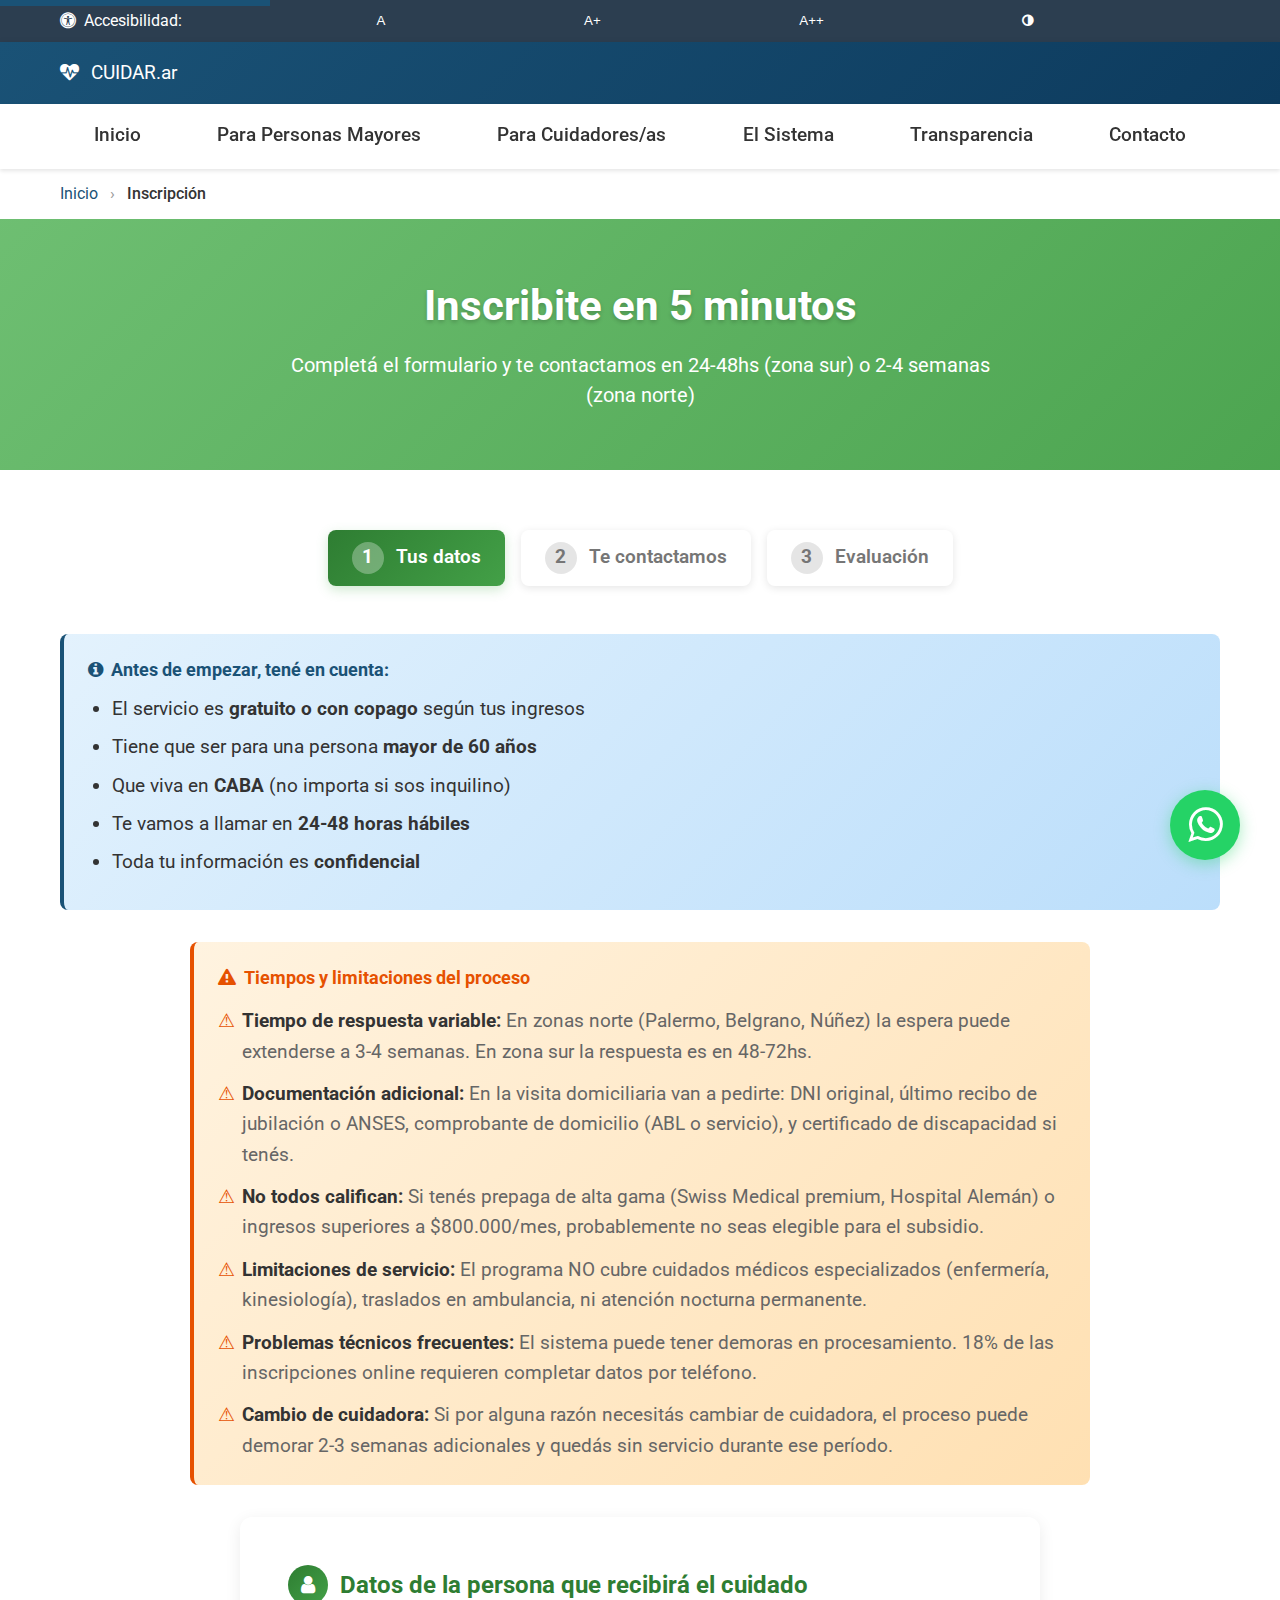
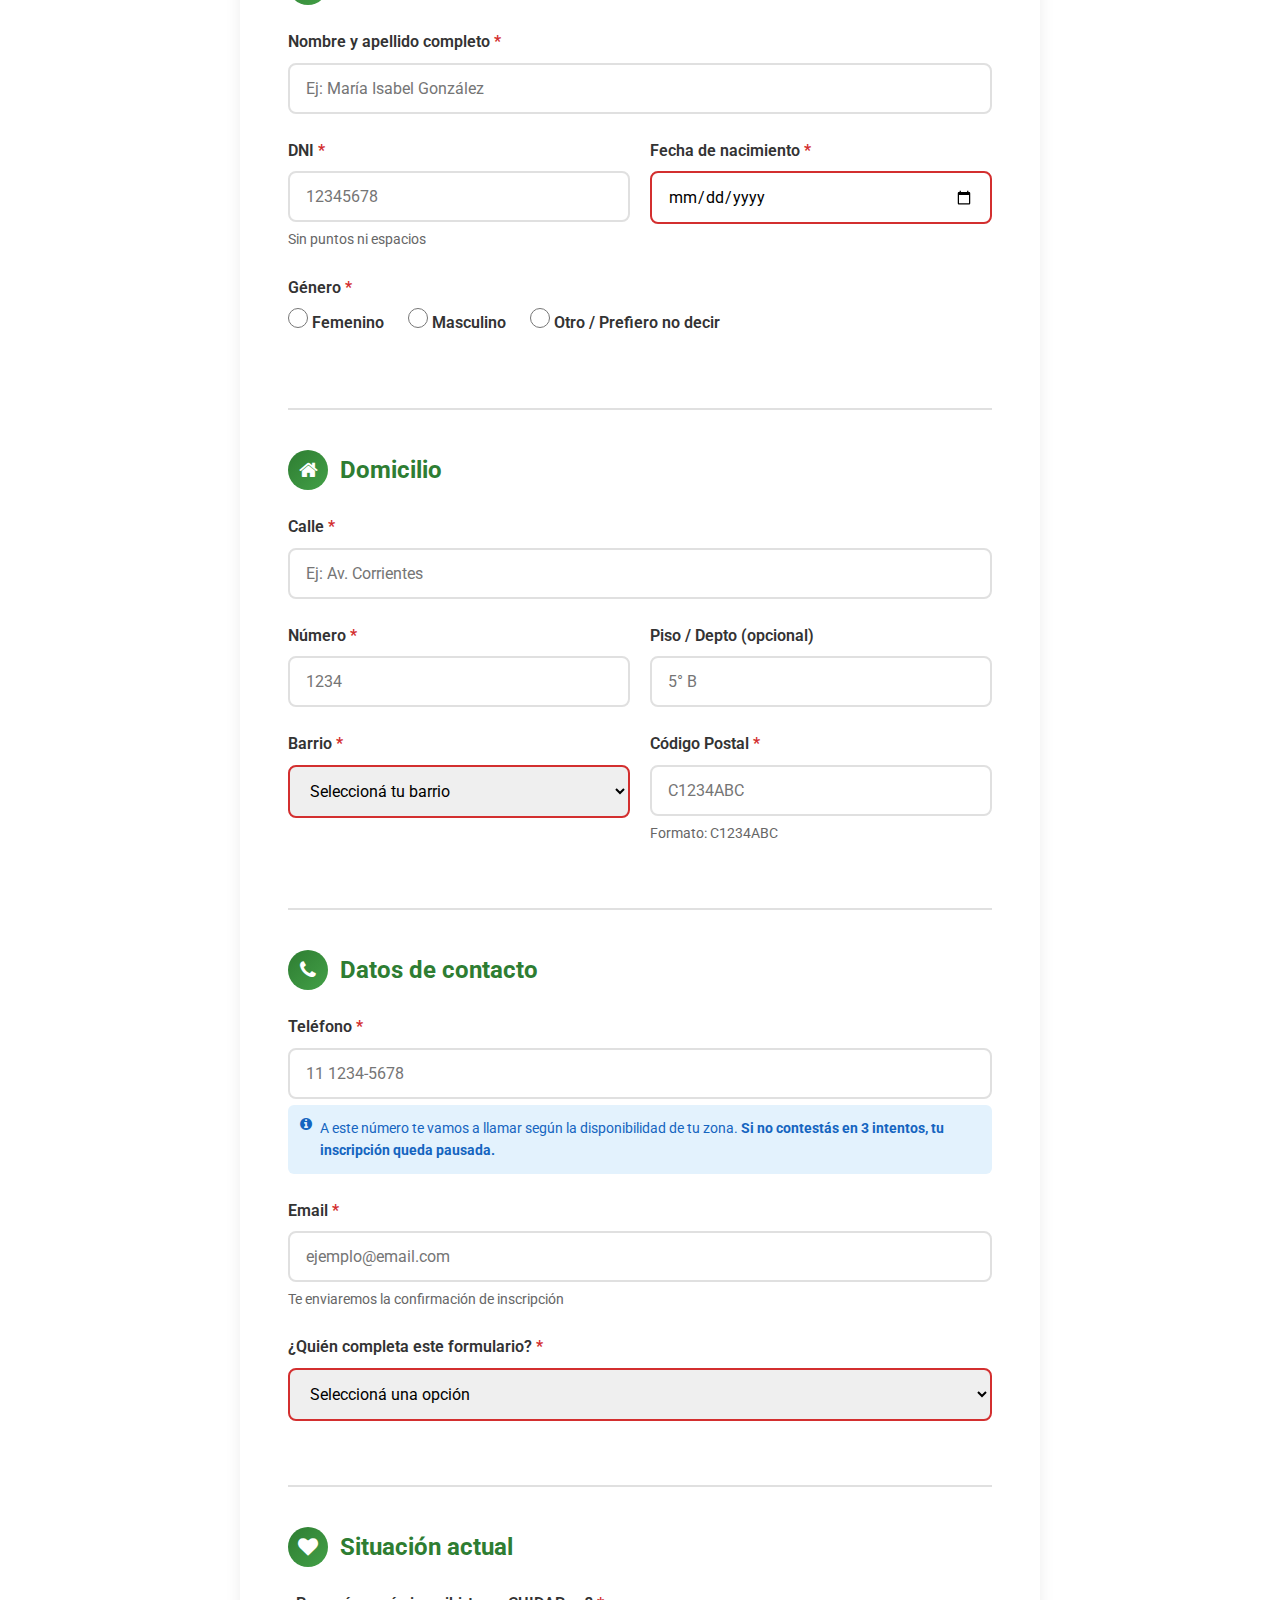
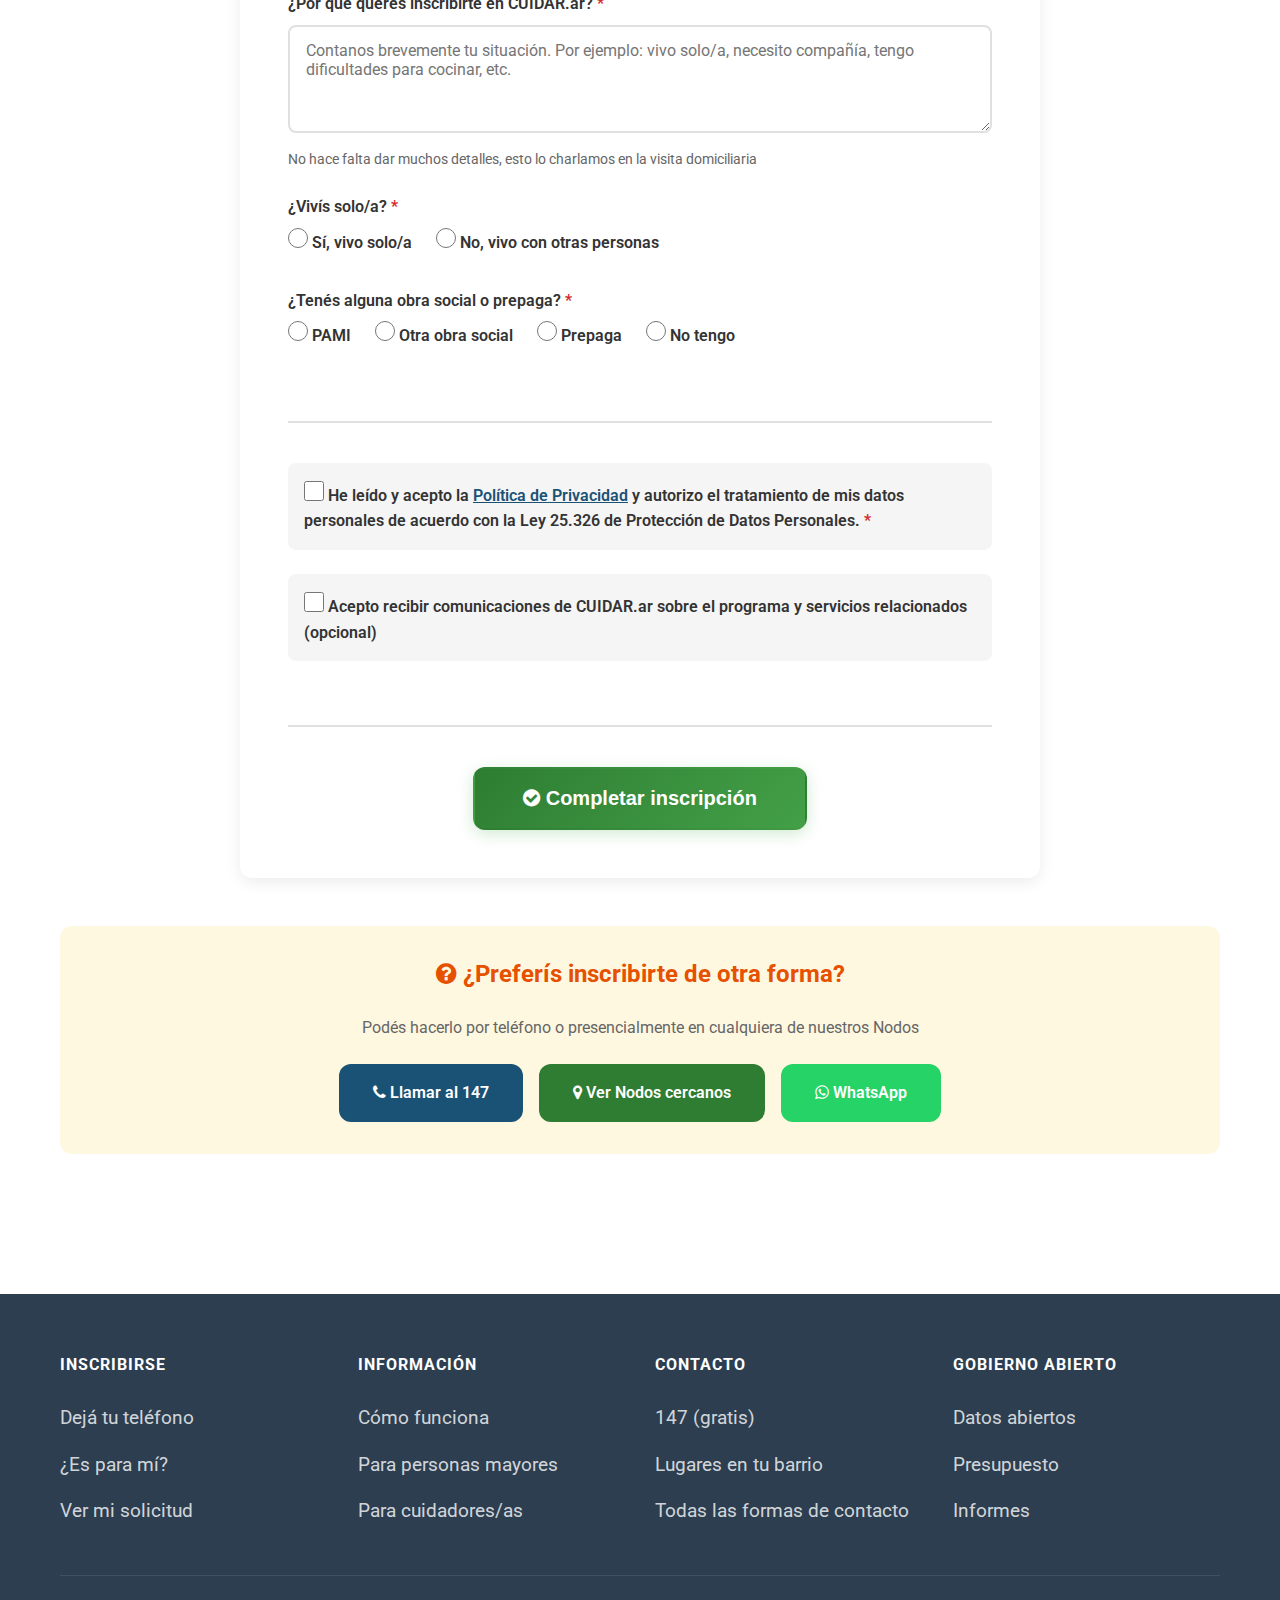
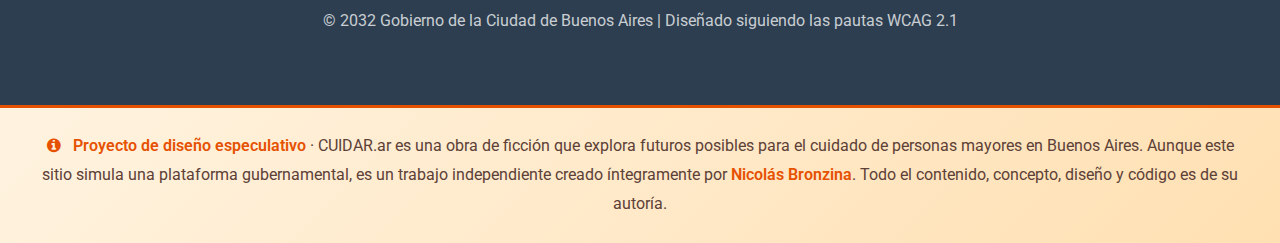
<file: inscripcion.html>
<!DOCTYPE html>
<html lang="es">
<head>
    <meta charset="UTF-8">
    <meta name="viewport" content="width=device-width, initial-scale=1.0">
    <meta name="description" content="Inscribite en CUIDAR.ar en 5 minutos. Dejá tus datos y te contactamos en 24-48hs (zona sur) o 2-4 semanas (zona norte).">
    <title>Inscripción | CUIDAR.ar</title>
    <link href="https://cdnjs.cloudflare.com/ajax/libs/font-awesome/4.7.0/css/font-awesome.min.css" rel="stylesheet">
    <link href="https://fonts.googleapis.com/css2?family=Roboto:wght@300;400;500;700&display=swap" rel="stylesheet">
    <link href="styles.css" rel="stylesheet">
    <style>
        .hero-inscripcion {
            background: linear-gradient(135deg, rgba(102,187,106,0.95), rgba(67,160,71,0.95)),
                        url('https://images.unsplash.com/photo-1576091160550-2173dba999ef?w=1600&h=400&fit=crop') center/cover;
            color: white;
            padding: 60px 0;
            text-align: center;
        }
        
        .hero-inscripcion h1 {
            font-size: 42px;
            margin-bottom: 16px;
            font-weight: 700;
            text-shadow: 0 2px 4px rgba(0,0,0,0.2);
        }
        
        .hero-inscripcion .lead {
            font-size: 20px;
            line-height: 1.5;
            max-width: 700px;
            margin: 0 auto;
        }
        
        .progress-steps {
            display: flex;
            justify-content: center;
            gap: 16px;
            margin-bottom: 48px;
            flex-wrap: wrap;
        }
        
        .step {
            display: flex;
            align-items: center;
            gap: 12px;
            padding: 12px 24px;
            background-color: white;
            border-radius: 8px;
            box-shadow: 0 2px 8px rgba(0,0,0,0.1);
            font-weight: 600;
            color: #767676;
        }
        
        .step.active {
            background: linear-gradient(135deg, var(--color-secondary), #43A047);
            color: white;
            box-shadow: 0 4px 12px rgba(102,187,106,0.3);
        }
        
        .step-number {
            width: 32px;
            height: 32px;
            background-color: rgba(0,0,0,0.1);
            border-radius: 50%;
            display: flex;
            align-items: center;
            justify-content: center;
            font-weight: 700;
        }
        
        .step.active .step-number {
            background-color: rgba(255,255,255,0.3);
        }
        
        .form-container {
            background-color: white;
            border-radius: 12px;
            padding: 48px;
            box-shadow: 0 4px 16px rgba(0,0,0,0.08);
            max-width: 800px;
            margin: 0 auto;
        }
        
        .form-section {
            margin-bottom: 40px;
            padding-bottom: 40px;
            border-bottom: 2px solid #E0E0E0;
        }
        
        .form-section:last-of-type {
            border-bottom: none;
            margin-bottom: 0;
            padding-bottom: 0;
        }
        
        .form-section h3 {
            color: var(--color-secondary);
            font-size: 24px;
            margin-bottom: 24px;
            display: flex;
            align-items: center;
            gap: 12px;
        }
        
        .section-icon {
            width: 40px;
            height: 40px;
            background: linear-gradient(135deg, var(--color-secondary), #43A047);
            border-radius: 50%;
            display: flex;
            align-items: center;
            justify-content: center;
            color: white;
            font-size: 20px;
        }
        
        .form-group {
            margin-bottom: 24px;
        }
        
        .form-group label {
            display: block;
            font-weight: 600;
            margin-bottom: 8px;
            color: #333;
            font-size: 16px;
        }
        
        .form-group input,
        .form-group select,
        .form-group textarea {
            width: 100%;
            padding: 14px 16px;
            border: 2px solid #E0E0E0;
            border-radius: 8px;
            font-size: 16px;
            font-family: 'Roboto', sans-serif;
            transition: all 0.3s;
        }
        
        .form-group input:focus,
        .form-group select:focus,
        .form-group textarea:focus {
            outline: none;
            border-color: var(--color-secondary);
            box-shadow: 0 0 0 3px rgba(102,187,106,0.1);
        }
        
        .form-group small {
            display: block;
            margin-top: 6px;
            color: #666;
            font-size: 14px;
        }
        
        .form-group .help-text {
            display: flex;
            align-items: start;
            gap: 8px;
            margin-top: 6px;
            padding: 12px;
            background-color: #E3F2FD;
            border-radius: 6px;
            font-size: 14px;
            color: #1565C0;
        }
        
        .required {
            color: #D32F2F;
        }
        
        .form-row {
            display: grid;
            grid-template-columns: 1fr 1fr;
            gap: 20px;
        }
        
        .radio-group {
            display: flex;
            gap: 24px;
            flex-wrap: wrap;
        }
        
        .radio-option {
            display: flex;
            align-items: center;
            gap: 8px;
            cursor: pointer;
        }
        
        .radio-option input[type="radio"] {
            width: 20px;
            height: 20px;
            cursor: pointer;
        }
        
        .checkbox-group {
            display: flex;
            align-items: start;
            gap: 12px;
            padding: 16px;
            background-color: #F5F5F5;
            border-radius: 8px;
            cursor: pointer;
            transition: all 0.3s;
        }
        
        .checkbox-group:hover {
            background-color: #E8F5E9;
        }
        
        .checkbox-group input[type="checkbox"] {
            width: 20px;
            height: 20px;
            margin-top: 2px;
            cursor: pointer;
        }
        
        .info-box {
            background: linear-gradient(135deg, #E3F2FD, #BBDEFB);
            border-left: 4px solid var(--color-primary);
            padding: 24px;
            border-radius: 8px;
            margin-bottom: 32px;
        }
        
        .info-box h4 {
            color: var(--color-primary);
            margin-bottom: 12px;
            font-size: 18px;
            display: flex;
            align-items: center;
            gap: 8px;
        }
        
        .info-box ul {
            margin: 0;
            padding-left: 24px;
        }
        
        .info-box li {
            margin-bottom: 8px;
            line-height: 1.6;
            color: #333;
        }
        
        .alternative-methods {
            background-color: var(--color-warm);
            padding: 32px;
            border-radius: 12px;
            margin-top: 48px;
            text-align: center;
        }
        
        .alternative-methods h3 {
            color: var(--color-accent);
            margin-bottom: 24px;
            font-size: 24px;
        }
        
        .alt-buttons {
            display: flex;
            gap: 16px;
            justify-content: center;
            flex-wrap: wrap;
        }
        
        .success-message {
            display: none;
            background: linear-gradient(135deg, #E8F5E9, #C8E6C9);
            border: 2px solid var(--color-secondary);
            border-radius: 12px;
            padding: 40px;
            text-align: center;
            margin-bottom: 32px;
        }
        
        .success-message.show {
            display: block;
        }
        
        .success-icon {
            width: 80px;
            height: 80px;
            background: linear-gradient(135deg, var(--color-secondary), #43A047);
            border-radius: 50%;
            display: flex;
            align-items: center;
            justify-content: center;
            margin: 0 auto 24px;
            color: white;
            font-size: 40px;
            animation: scaleIn 0.5s ease-out;
        }
        
        @keyframes scaleIn {
            from {
                transform: scale(0);
            }
            to {
                transform: scale(1);
            }
        }
        
        @media (max-width: 767px) {
            .hero-inscripcion h1 {
                font-size: 28px;
            }
            .hero-inscripcion .lead {
                font-size: 16px;
            }
            .form-container {
                padding: 24px;
            }
            .form-row {
                grid-template-columns: 1fr;
            }
            .progress-steps {
                flex-direction: column;
                align-items: stretch;
            }
            .step {
                justify-content: center;
            }
        }
    </style>
</head>
<body>
    <a href="#main-content" class="skip-to-main">Saltar al contenido principal</a>
    
    <div class="accessibility-bar">
        <div class="container clearfix">
            <span><i class="fa fa-universal-access" aria-hidden="true"></i> Accesibilidad:</span>
            <button onclick="adjustTextSize('normal')" aria-label="Texto normal">A</button>
            <button onclick="adjustTextSize('large')" aria-label="Texto grande">A+</button>
            <button onclick="adjustTextSize('xlarge')" aria-label="Texto extra grande">A++</button>
            <button onclick="toggleHighContrast()" aria-label="Alto contraste">
                <i class="fa fa-adjust" aria-hidden="true"></i>
            </button>
        </div>
    </div>
    
    <header class="header-gcba" role="banner">
        <div class="container">
            <a href="index.html" class="logo">
                <span class="icon"><i class="fa fa-heartbeat" aria-hidden="true"></i></span>
                <span>CUIDAR.ar</span>
            </a>
        </div>
    </header>
    
    <nav class="main-nav" role="navigation" aria-label="Navegación principal">
        <div class="container">
            <button class="nav-toggle" aria-expanded="false" aria-controls="nav-links" onclick="document.getElementById('nav-links').classList.toggle('open'); this.setAttribute('aria-expanded', this.getAttribute('aria-expanded') === 'true' ? 'false' : 'true')">
                <i class="fa fa-bars" aria-hidden="true"></i> Menú
            </button>
            <div class="nav-links" id="nav-links">
                <a href="index.html">Inicio</a>
                <a href="para-personas-mayores.html">Para Personas Mayores</a>
                <a href="para-cuidadores.html">Para Cuidadores/as</a>
                <a href="el-sistema.html">El Sistema</a>
                <a href="transparencia.html">Transparencia</a>
                <a href="contacto.html">Contacto</a>
            </div>
        </div>
    </nav>
    <div class="container">
        <nav class="breadcrumb" aria-label="Ubicación">
            <a href="index.html">Inicio</a>
            <span class="separator" aria-hidden="true">›</span>
            <span class="current">Inscripción</span>
        </nav>
    </div>

    <section class="hero-inscripcion" id="main-content" role="main">
        <div class="container">
            <h1>Inscribite en 5 minutos</h1>
            <p class="lead">
                Completá el formulario y te contactamos en 24-48hs (zona sur) o 2-4 semanas (zona norte)
            </p>
        </div>
    </section>
    
    <section style="padding: 60px 0;">
        <div class="container">
            <!-- Progress Steps -->
            <div class="progress-steps" role="progressbar" aria-label="Progreso de inscripción" aria-valuenow="1" aria-valuemin="1" aria-valuemax="3">
                <div class="step active">
                    <div class="step-number">1</div>
                    <span>Tus datos</span>
                </div>
                <div class="step">
                    <div class="step-number">2</div>
                    <span>Te contactamos</span>
                </div>
                <div class="step">
                    <div class="step-number">3</div>
                    <span>Evaluación</span>
                </div>
            </div>
            
            <!-- Success Message (hidden by default) -->
            <div id="successMessage" class="success-message" role="alert">
                <div class="success-icon">
                    <i class="fa fa-check" aria-hidden="true"></i>
                </div>
                <h2 style="color: var(--color-secondary); font-size: 32px; margin-bottom: 16px;">
                    ¡Inscripción recibida!
                </h2>
                <p style="font-size: 20px; color: #333; margin-bottom: 24px; line-height: 1.6;">
                    Gracias por inscribirte en CUIDAR.ar. 
                    <strong>Te vamos a contactar según los tiempos de tu zona (ver arriba)</strong> al teléfono que nos dejaste.
                </p>
                <p style="font-size: 16px; color: #666; margin-bottom: 32px;">
                    También te enviamos un email de confirmación a <strong id="confirmedEmail"></strong>
                </p>
                <div style="background-color: white; padding: 24px; border-radius: 8px; max-width: 500px; margin: 0 auto;">
                    <h3 style="color: var(--color-accent); margin-bottom: 16px; font-size: 20px;">
                        <i class="fa fa-info-circle" aria-hidden="true"></i> ¿Qué sigue ahora?
                    </h3>
                    <ol style="text-align: left; padding-left: 24px; margin: 0; line-height: 1.8;">
                        <li>Te llamamos del <strong>Nodo de tu zona</strong></li>
                        <li>Coordinamos una <strong>visita a tu domicilio</strong></li>
                        <li>Evaluamos tus necesidades</li>
                        <li>¡Empezás con el servicio!</li>
                    </ol>
                </div>
                
                <div style="background-color: #fff3e0; padding: 16px; border-radius: 8px; margin-top: 24px; border-left: 3px solid var(--color-accent);">
                    <p style="font-size: 14px; color: #666; margin: 0; line-height: 1.6;">
                        <strong style="color: #e65100;">Recordá:</strong> La confirmación de inscripción no garantiza la asignación inmediata del servicio. 
                        Los tiempos dependen de la disponibilidad de cuidadoras en tu zona y tu situación particular.
                    </p>
                </div>
                <div style="margin-top: 32px;">
                    <a href="index.html" class="btn" style="background-color: var(--color-secondary); color: white; padding: 14px 32px; font-size: 18px;">
                        <i class="fa fa-home" aria-hidden="true"></i> Volver al inicio
                    </a>
                </div>
            </div>
            
            <!-- Info Box -->
            <div class="info-box">
                <h4>
                    <i class="fa fa-info-circle" aria-hidden="true"></i>
                    Antes de empezar, tené en cuenta:
                </h4>
                <ul>
                    <li>El servicio es <strong>gratuito o con copago</strong> según tus ingresos</li>
                    <li>Tiene que ser para una persona <strong>mayor de 60 años</strong></li>
                    <li>Que viva en <strong>CABA</strong> (no importa si sos inquilino)</li>
                    <li>Te vamos a llamar en <strong>24-48 horas hábiles</strong></li>
                    <li>Toda tu información es <strong>confidencial</strong></li>
                </ul>
            </div>
            
            <!-- BLOQUE REALITY CHECK - FRICCIÓN REALISTA -->
            <div class="reality-check" style="margin-bottom: 32px; background: linear-gradient(135deg, #fff3e0, #ffe0b2); border-left: 4px solid var(--color-accent); padding: 24px; border-radius: 8px;">
                <h4 style="color: #e65100; margin-bottom: 16px; font-size: 18px; display: flex; align-items: center; gap: 8px;">
                    <i class="fa fa-exclamation-triangle" aria-hidden="true"></i>
                    Tiempos y limitaciones del proceso
                </h4>
                <ul style="list-style: none; padding: 0; margin: 0;">
                    <li style="margin-bottom: 12px; padding-left: 24px; position: relative; color: #666; line-height: 1.6;">
                        <span style="position: absolute; left: 0; color: var(--color-accent);">⚠</span>
                        <strong>Tiempo de respuesta variable:</strong> En zonas norte (Palermo, Belgrano, Núñez) la espera puede extenderse a 3-4 semanas. En zona sur la respuesta es en 48-72hs.
                    </li>
                    <li style="margin-bottom: 12px; padding-left: 24px; position: relative; color: #666; line-height: 1.6;">
                        <span style="position: absolute; left: 0; color: var(--color-accent);">⚠</span>
                        <strong>Documentación adicional:</strong> En la visita domiciliaria van a pedirte: DNI original, último recibo de jubilación o ANSES, comprobante de domicilio (ABL o servicio), y certificado de discapacidad si tenés.
                    </li>
                    <li style="margin-bottom: 12px; padding-left: 24px; position: relative; color: #666; line-height: 1.6;">
                        <span style="position: absolute; left: 0; color: var(--color-accent);">⚠</span>
                        <strong>No todos califican:</strong> Si tenés prepaga de alta gama (Swiss Medical premium, Hospital Alemán) o ingresos superiores a $800.000/mes, probablemente no seas elegible para el subsidio.
                    </li>
                    <li style="margin-bottom: 12px; padding-left: 24px; position: relative; color: #666; line-height: 1.6;">
                        <span style="position: absolute; left: 0; color: var(--color-accent);">⚠</span>
                        <strong>Limitaciones de servicio:</strong> El programa NO cubre cuidados médicos especializados (enfermería, kinesiología), traslados en ambulancia, ni atención nocturna permanente.
                    </li>
                    <li style="margin-bottom: 12px; padding-left: 24px; position: relative; color: #666; line-height: 1.6;">
                        <span style="position: absolute; left: 0; color: var(--color-accent);">⚠</span>
                        <strong>Problemas técnicos frecuentes:</strong> El sistema puede tener demoras en procesamiento. 18% de las inscripciones online requieren completar datos por teléfono.
                    </li>
                    <li style="margin-bottom: 0; padding-left: 24px; position: relative; color: #666; line-height: 1.6;">
                        <span style="position: absolute; left: 0; color: var(--color-accent);">⚠</span>
                        <strong>Cambio de cuidadora:</strong> Si por alguna razón necesitás cambiar de cuidadora, el proceso puede demorar 2-3 semanas adicionales y quedás sin servicio durante ese período.
                    </li>
                </ul>
            </div>

            
            <!-- Form -->
            <form class="form-container" id="inscriptionForm" onsubmit="return handleInscription(event)">
                <!-- Sección 1: Datos personales -->
                <div class="form-section">
                    <h3>
                        <div class="section-icon">
                            <i class="fa fa-user" aria-hidden="true"></i>
                        </div>
                        Datos de la persona que recibirá el cuidado
                    </h3>
                    
                    <div class="form-group">
                        <label for="nombreCompleto">
                            Nombre y apellido completo <span class="required" aria-label="campo requerido">*</span>
                        </label>
                        <input type="text" id="nombreCompleto" name="nombreCompleto" required aria-required="true" placeholder="Ej: María Isabel González">
                    </div>
                    
                    <div class="form-row">
                        <div class="form-group">
                            <label for="dni">
                                DNI <span class="required" aria-label="campo requerido">*</span>
                            </label>
                            <input type="text" id="dni" name="dni" required aria-required="true" placeholder="12345678" pattern="[0-9]{7,8}" maxlength="8">
                            <small>Sin puntos ni espacios</small>
                        </div>
                        
                        <div class="form-group">
                            <label for="fechaNacimiento">
                                Fecha de nacimiento <span class="required" aria-label="campo requerido">*</span>
                            </label>
                            <input type="date" id="fechaNacimiento" name="fechaNacimiento" required aria-required="true" max="2005-01-01">
                        </div>
                    </div>
                    
                    <fieldset class="form-group" style="border: none; padding: 0; margin-bottom: 24px;">
                        <legend style="font-weight: 600; margin-bottom: 8px; color: #333; font-size: 16px;">
                            Género <span class="required" aria-label="campo requerido">*</span>
                        </legend>
                        <div class="radio-group">
                            <label class="radio-option">
                                <input type="radio" name="genero" value="femenino" required>
                                <span>Femenino</span>
                            </label>
                            <label class="radio-option">
                                <input type="radio" name="genero" value="masculino">
                                <span>Masculino</span>
                            </label>
                            <label class="radio-option">
                                <input type="radio" name="genero" value="otro">
                                <span>Otro / Prefiero no decir</span>
                            </label>
                        </div>
                    </fieldset>
                </div>
                
                <!-- Sección 2: Domicilio -->
                <div class="form-section">
                    <h3>
                        <div class="section-icon">
                            <i class="fa fa-home" aria-hidden="true"></i>
                        </div>
                        Domicilio
                    </h3>
                    
                    <div class="form-group">
                        <label for="calle">
                            Calle <span class="required" aria-label="campo requerido">*</span>
                        </label>
                        <input type="text" id="calle" name="calle" required aria-required="true" placeholder="Ej: Av. Corrientes">
                    </div>
                    
                    <div class="form-row">
                        <div class="form-group">
                            <label for="numero">
                                Número <span class="required" aria-label="campo requerido">*</span>
                            </label>
                            <input type="text" id="numero" name="numero" required aria-required="true" placeholder="1234">
                        </div>
                        
                        <div class="form-group">
                            <label for="piso">
                                Piso / Depto (opcional)
                            </label>
                            <input type="text" id="piso" name="piso" placeholder="5° B">
                        </div>
                    </div>
                    
                    <div class="form-row">
                        <div class="form-group">
                            <label for="barrio">
                                Barrio <span class="required" aria-label="campo requerido">*</span>
                            </label>
                            <select id="barrio" name="barrio" required aria-required="true">
                                <option value="">Seleccioná tu barrio</option>
                                <option value="Agronomía">Agronomía</option>
                                <option value="Almagro">Almagro</option>
                                <option value="Balvanera">Balvanera</option>
                                <option value="Barracas">Barracas</option>
                                <option value="Belgrano">Belgrano</option>
                                <option value="Boedo">Boedo</option>
                                <option value="Caballito">Caballito</option>
                                <option value="Chacarita">Chacarita</option>
                                <option value="Coghlan">Coghlan</option>
                                <option value="Colegiales">Colegiales</option>
                                <option value="Constitución">Constitución</option>
                                <option value="Flores">Flores</option>
                                <option value="Floresta">Floresta</option>
                                <option value="La Boca">La Boca</option>
                                <option value="La Paternal">La Paternal</option>
                                <option value="Liniers">Liniers</option>
                                <option value="Mataderos">Mataderos</option>
                                <option value="Monte Castro">Monte Castro</option>
                                <option value="Montserrat">Montserrat</option>
                                <option value="Nueva Pompeya">Nueva Pompeya</option>
                                <option value="Núñez">Núñez</option>
                                <option value="Palermo">Palermo</option>
                                <option value="Parque Avellaneda">Parque Avellaneda</option>
                                <option value="Parque Chacabuco">Parque Chacabuco</option>
                                <option value="Parque Chas">Parque Chas</option>
                                <option value="Parque Patricios">Parque Patricios</option>
                                <option value="Puerto Madero">Puerto Madero</option>
                                <option value="Recoleta">Recoleta</option>
                                <option value="Retiro">Retiro</option>
                                <option value="Saavedra">Saavedra</option>
                                <option value="San Cristóbal">San Cristóbal</option>
                                <option value="San Nicolás">San Nicolás</option>
                                <option value="San Telmo">San Telmo</option>
                                <option value="Versalles">Versalles</option>
                                <option value="Villa Crespo">Villa Crespo</option>
                                <option value="Villa del Parque">Villa del Parque</option>
                                <option value="Villa Devoto">Villa Devoto</option>
                                <option value="Villa General Mitre">Villa General Mitre</option>
                                <option value="Villa Lugano">Villa Lugano</option>
                                <option value="Villa Luro">Villa Luro</option>
                                <option value="Villa Ortúzar">Villa Ortúzar</option>
                                <option value="Villa Pueyrredón">Villa Pueyrredón</option>
                                <option value="Villa Real">Villa Real</option>
                                <option value="Villa Riachuelo">Villa Riachuelo</option>
                                <option value="Villa Santa Rita">Villa Santa Rita</option>
                                <option value="Villa Soldati">Villa Soldati</option>
                                <option value="Villa Urquiza">Villa Urquiza</option>
                            </select>
                        </div>
                        
                        <div class="form-group">
                            <label for="codigoPostal">
                                Código Postal <span class="required" aria-label="campo requerido">*</span>
                            </label>
                            <input type="text" id="codigoPostal" name="codigoPostal" required aria-required="true" placeholder="C1234ABC" pattern="[Cc][0-9]{4}[A-Za-z]{3}">
                            <small>Formato: C1234ABC</small>
                        </div>
                    </div>
                </div>
                
                <!-- Sección 3: Contacto -->
                <div class="form-section">
                    <h3>
                        <div class="section-icon">
                            <i class="fa fa-phone" aria-hidden="true"></i>
                        </div>
                        Datos de contacto
                    </h3>
                    
                    <div class="form-group">
                        <label for="telefono">
                            Teléfono <span class="required" aria-label="campo requerido">*</span>
                        </label>
                        <input type="tel" id="telefono" name="telefono" required aria-required="true" placeholder="11 1234-5678" pattern="[0-9]{2,4}[\s\-]?[0-9]{4}[\s\-]?[0-9]{4}">
                        <div class="help-text">
                            <i class="fa fa-info-circle" aria-hidden="true"></i>
                            <span>A este número te vamos a llamar según la disponibilidad de tu zona. <strong>Si no contestás en 3 intentos, tu inscripción queda pausada.</strong></span>
                        </div>
                    </div>
                    
                    <div class="form-group">
                        <label for="email">
                            Email <span class="required" aria-label="campo requerido">*</span>
                        </label>
                        <input type="email" id="email" name="email" required aria-required="true" placeholder="ejemplo@email.com">
                        <small>Te enviaremos la confirmación de inscripción</small>
                    </div>
                    
                    <div class="form-group">
                        <label for="relacionPersona">
                            ¿Quién completa este formulario? <span class="required" aria-label="campo requerido">*</span>
                        </label>
                        <select id="relacionPersona" name="relacionPersona" required aria-required="true">
                            <option value="">Seleccioná una opción</option>
                            <option value="yo">Yo mismo/a (la persona que recibirá el cuidado)</option>
                            <option value="hijo">Hijo/a</option>
                            <option value="nieto">Nieto/a</option>
                            <option value="sobrino">Sobrino/a</option>
                            <option value="conyuge">Cónyuge / Pareja</option>
                            <option value="vecino">Vecino/a</option>
                            <option value="otro-familiar">Otro familiar</option>
                            <option value="otro">Otro</option>
                        </select>
                    </div>
                </div>
                
                <!-- Sección 4: Situación -->
                <div class="form-section">
                    <h3>
                        <div class="section-icon">
                            <i class="fa fa-heart" aria-hidden="true"></i>
                        </div>
                        Situación actual
                    </h3>
                    
                    <div class="form-group">
                        <label for="situacion">
                            ¿Por qué querés inscribirte en CUIDAR.ar? <span class="required" aria-label="campo requerido">*</span>
                        </label>
                        <textarea id="situacion" name="situacion" required aria-required="true" rows="4" placeholder="Contanos brevemente tu situación. Por ejemplo: vivo solo/a, necesito compañía, tengo dificultades para cocinar, etc."></textarea>
                        <small>No hace falta dar muchos detalles, esto lo charlamos en la visita domiciliaria</small>
                    </div>
                    
                    <fieldset class="form-group" style="border: none; padding: 0; margin-bottom: 24px;">
                        <legend style="font-weight: 600; margin-bottom: 8px; color: #333; font-size: 16px;">
                            ¿Vivís solo/a? <span class="required" aria-label="campo requerido">*</span>
                        </legend>
                        <div class="radio-group">
                            <label class="radio-option">
                                <input type="radio" name="viveSolo" value="si" required>
                                <span>Sí, vivo solo/a</span>
                            </label>
                            <label class="radio-option">
                                <input type="radio" name="viveSolo" value="no">
                                <span>No, vivo con otras personas</span>
                            </label>
                        </div>
                    </fieldset>
                    
                    <fieldset class="form-group" style="border: none; padding: 0; margin-bottom: 24px;">
                        <legend style="font-weight: 600; margin-bottom: 8px; color: #333; font-size: 16px;">
                            ¿Tenés alguna obra social o prepaga? <span class="required" aria-label="campo requerido">*</span>
                        </legend>
                        <div class="radio-group">
                            <label class="radio-option">
                                <input type="radio" name="obraSocial" value="pami" required>
                                <span>PAMI</span>
                            </label>
                            <label class="radio-option">
                                <input type="radio" name="obraSocial" value="otra">
                                <span>Otra obra social</span>
                            </label>
                            <label class="radio-option">
                                <input type="radio" name="obraSocial" value="prepaga">
                                <span>Prepaga</span>
                            </label>
                            <label class="radio-option">
                                <input type="radio" name="obraSocial" value="no">
                                <span>No tengo</span>
                            </label>
                        </div>
                    </fieldset>
                </div>
                
                <!-- Sección 5: Términos -->
                <div class="form-section">
                    <div class="form-group">
                        <label class="checkbox-group">
                            <input type="checkbox" id="privacidad" name="privacidad" required aria-required="true">
                            <span>
                                He leído y acepto la <a href="politica-privacidad.html" style="color: var(--color-primary); text-decoration: underline;" target="_blank">Política de Privacidad</a> 
                                y autorizo el tratamiento de mis datos personales de acuerdo con la Ley 25.326 de Protección de Datos Personales. 
                                <span class="required" aria-label="campo requerido">*</span>
                            </span>
                        </label>
                    </div>
                    
                    <div class="form-group">
                        <label class="checkbox-group">
                            <input type="checkbox" id="comunicaciones" name="comunicaciones">
                            <span>
                                Acepto recibir comunicaciones de CUIDAR.ar sobre el programa y servicios relacionados (opcional)
                            </span>
                        </label>
                    </div>
                </div>
                
                <!-- Submit Button -->
                <div style="text-align: center; margin-top: 40px;">
                    <button type="submit" class="btn btn-lg" style="background: linear-gradient(135deg, var(--color-secondary), #43A047); color: white; padding: 18px 48px; font-size: 20px; box-shadow: 0 4px 16px rgba(102,187,106,0.3);">
                        <i class="fa fa-check-circle" aria-hidden="true"></i> Completar inscripción
                    </button>
                </div>
            </form>
            
            <!-- Alternative Methods -->
            <div class="alternative-methods">
                <h3>
                    <i class="fa fa-question-circle" aria-hidden="true"></i>
                    ¿Preferís inscribirte de otra forma?
                </h3>
                <p style="color: #666; margin-bottom: 24px; font-size: 16px;">
                    Podés hacerlo por teléfono o presencialmente en cualquiera de nuestros Nodos
                </p>
                <div class="alt-buttons">
                    <a href="tel:147" class="btn" style="background-color: var(--color-primary); color: white; padding: 14px 32px;">
                        <i class="fa fa-phone" aria-hidden="true"></i> Llamar al 147
                    </a>
                    <a href="contacto.html#nodos-titulo" class="btn" style="background-color: var(--color-secondary); color: white; padding: 14px 32px;">
                        <i class="fa fa-map-marker" aria-hidden="true"></i> Ver Nodos cercanos
                    </a>
                    <a href="https://wa.me/5491112345678" target="_blank" rel="noopener noreferrer" class="btn" style="background-color: #25D366; color: white; padding: 14px 32px;">
                        <i class="fa fa-whatsapp" aria-hidden="true"></i> WhatsApp
                    </a>
                </div>
            </div>
        </div>
    </section>
    
    <!-- WhatsApp Float -->
    <a href="https://wa.me/5491112345678" 
       class="whatsapp-float" 
       target="_blank" 
       rel="noopener noreferrer"
       aria-label="Contactar por WhatsApp">
        <i class="fa fa-whatsapp" aria-hidden="true"></i>
    </a>
    
    <footer role="contentinfo">
        <div class="container">
            <div class="row">
                <nav class="col-md-3" aria-label="Enlaces de inscripción">
                    <h4>INSCRIBIRSE</h4>
                    <a href="inscripcion.html" aria-current="page">Dejá tu teléfono</a>
                    <a href="elegibilidad.html">¿Es para mí?</a>
                    <a href="estado-tramite.html">Ver mi solicitud</a>
                </nav>
                <nav class="col-md-3" aria-label="Enlaces informativos">
                    <h4>INFORMACIÓN</h4>
                    <a href="el-sistema.html">Cómo funciona</a>
                    <a href="para-personas-mayores.html">Para personas mayores</a>
                    <a href="para-cuidadores.html">Para cuidadores/as</a>
                </nav>
                <nav class="col-md-3" aria-label="Enlaces de contacto">
                    <h4>CONTACTO</h4>
                    <a href="tel:147" aria-label="Llamar al 147">147 (gratis)</a>
                    <a href="nodos.html">Lugares en tu barrio</a>
                    <a href="contacto.html">Todas las formas de contacto</a>
                </nav>
                <nav class="col-md-3" aria-label="Enlaces institucionales">
                    <h4>GOBIERNO ABIERTO</h4>
                    <a href="transparencia.html">Datos abiertos</a>
                    <a href="transparencia.html#presupuesto">Presupuesto</a>
                    <a href="transparencia.html#informes">Informes</a>
                </nav>
            </div>
            <div class="footer-legal">
                <p>&copy; 2032 Gobierno de la Ciudad de Buenos Aires | Diseñado siguiendo las pautas WCAG 2.1</p>
            </div>
        </div>
                    <!-- NUEVO DISCLAIMER DE AUTORÍA -->
    <div class="author-disclaimer">
        <p>
            <i class="fa fa-info-circle" aria-hidden="true"></i>
            <strong>Proyecto de diseño especulativo</strong> · 
            CUIDAR.ar es una obra de ficción que explora futuros posibles para el cuidado 
            de personas mayores en Buenos Aires. Aunque este sitio simula una plataforma gubernamental, 
            es un trabajo independiente creado íntegramente por <strong>Nicolás Bronzina</strong>. 
            Todo el contenido, concepto, diseño y código es de su autoría.
        </p>
    </div>
    </footer>
    
    <script>
        function adjustTextSize(size) {
            document.body.classList.remove('text-size-normal', 'text-size-large', 'text-size-xlarge');
            document.body.classList.add('text-size-' + size);
            localStorage.setItem('textSize', size);
            announceToScreenReader('Tamaño de texto cambiado a ' + 
                (size === 'normal' ? 'normal' : size === 'large' ? 'grande' : 'extra grande'));
        }
        
        function toggleHighContrast() {
            const body = document.body;
            body.classList.toggle('high-contrast');
            const isHighContrast = body.classList.contains('high-contrast');
            localStorage.setItem('highContrast', isHighContrast ? 'true' : 'false');
            announceToScreenReader(isHighContrast ?
                'Alto contraste activado' :
                'Alto contraste desactivado');
        }
        
        function announceToScreenReader(message) {
            const announcement = document.createElement('div');
            announcement.setAttribute('role', 'status');
            announcement.setAttribute('aria-live', 'polite');
            announcement.setAttribute('aria-atomic', 'true');
            announcement.textContent = message;
            announcement.style.position = 'absolute';
            announcement.style.left = '-10000px';
            announcement.style.width = '1px';
            announcement.style.height = '1px';
            announcement.style.overflow = 'hidden';
            document.body.appendChild(announcement);
            setTimeout(() => document.body.removeChild(announcement), 1000);
        }
        
        function handleInscription(event) {
            event.preventDefault();

            // Get email value
            const email = document.getElementById('email').value;

            // Show loading state
            const submitBtn = document.querySelector('#inscriptionForm button[type="submit"]');
            const originalText = submitBtn.innerHTML;
            submitBtn.disabled = true;
            submitBtn.innerHTML = '<i class="fa fa-spinner fa-spin" aria-hidden="true"></i> Procesando inscripción...';

            // Simulate server processing
            setTimeout(function() {
                // Hide form
                document.getElementById('inscriptionForm').style.display = 'none';
                document.querySelector('.info-box').style.display = 'none';
                document.querySelector('.reality-check').style.display = 'none';
                document.querySelector('.alternative-methods').style.display = 'none';

                // Show success message
                var successMessage = document.getElementById('successMessage');
                successMessage.classList.add('show');
                document.getElementById('confirmedEmail').textContent = email;

                // Clear saved form data
                localStorage.removeItem('cuidar-form-data');

                // Scroll to top
                window.scrollTo({ top: 0, behavior: 'smooth' });

                // Announce to screen reader
                announceToScreenReader('Inscripción completada exitosamente. Te contactaremos en 24 a 48 horas.');
            }, 1800);

            return false;
        }

        // Form persistence with localStorage
        function saveFormData() {
            var form = document.getElementById('inscriptionForm');
            if (!form) return;
            var data = {};
            var inputs = form.querySelectorAll('input, select, textarea');
            inputs.forEach(function(input) {
                if (input.type === 'radio') {
                    if (input.checked) data[input.name] = input.value;
                } else if (input.type === 'checkbox') {
                    data[input.id] = input.checked;
                } else {
                    data[input.id || input.name] = input.value;
                }
            });
            localStorage.setItem('cuidar-form-data', JSON.stringify(data));
        }

        function restoreFormData() {
            var saved = localStorage.getItem('cuidar-form-data');
            if (!saved) return;
            var data = JSON.parse(saved);
            Object.keys(data).forEach(function(key) {
                var el = document.getElementById(key) || document.querySelector('[name="' + key + '"][value="' + data[key] + '"]');
                if (!el) return;
                if (el.type === 'radio') el.checked = true;
                else if (el.type === 'checkbox') el.checked = data[key];
                else el.value = data[key];
            });
        }

        window.addEventListener('load', function() {
            const textSize = localStorage.getItem('textSize');
            if (textSize) document.body.classList.add('text-size-' + textSize);
            if (localStorage.getItem('highContrast') === 'true') {
                document.body.classList.add('high-contrast');
            }
            restoreFormData();
            var form = document.getElementById('inscriptionForm');
            if (form) {
                form.addEventListener('input', saveFormData);
                form.addEventListener('change', saveFormData);
            }
        });
    </script>
</body>
</html>
</file>
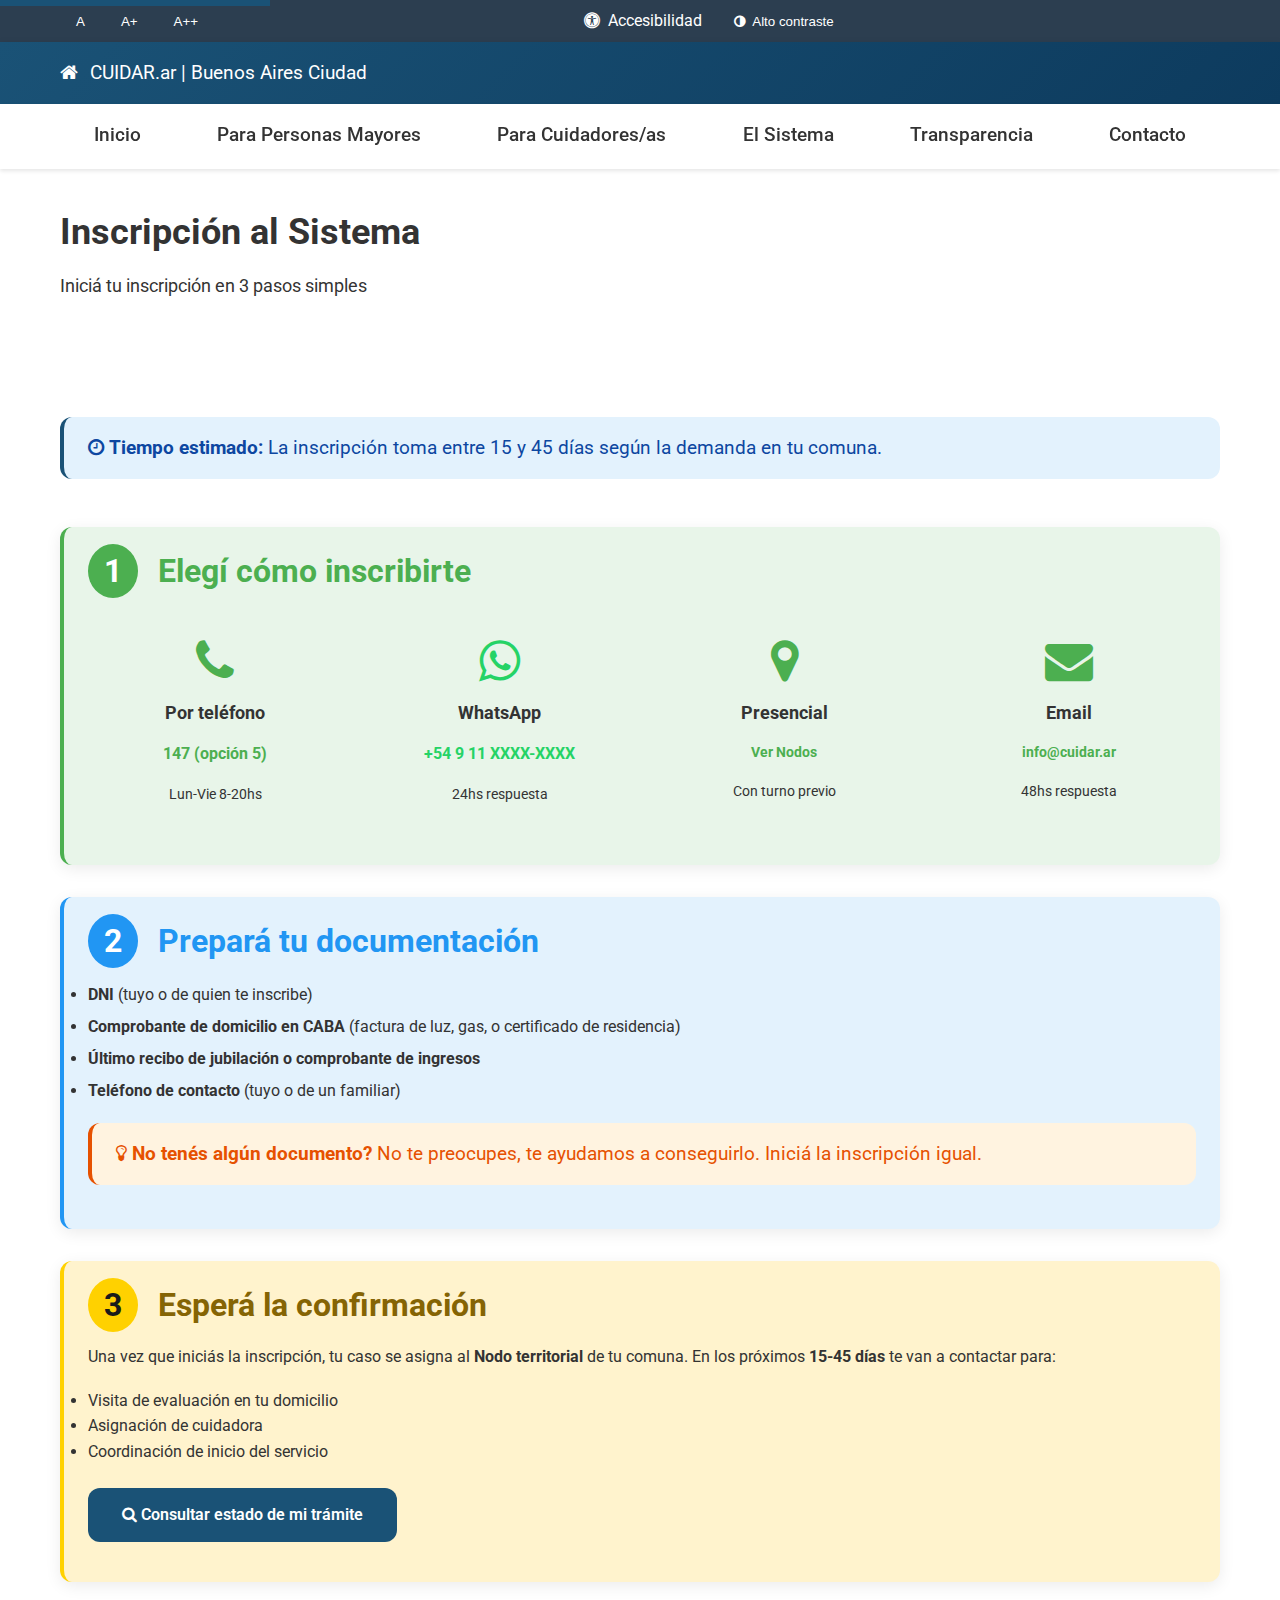
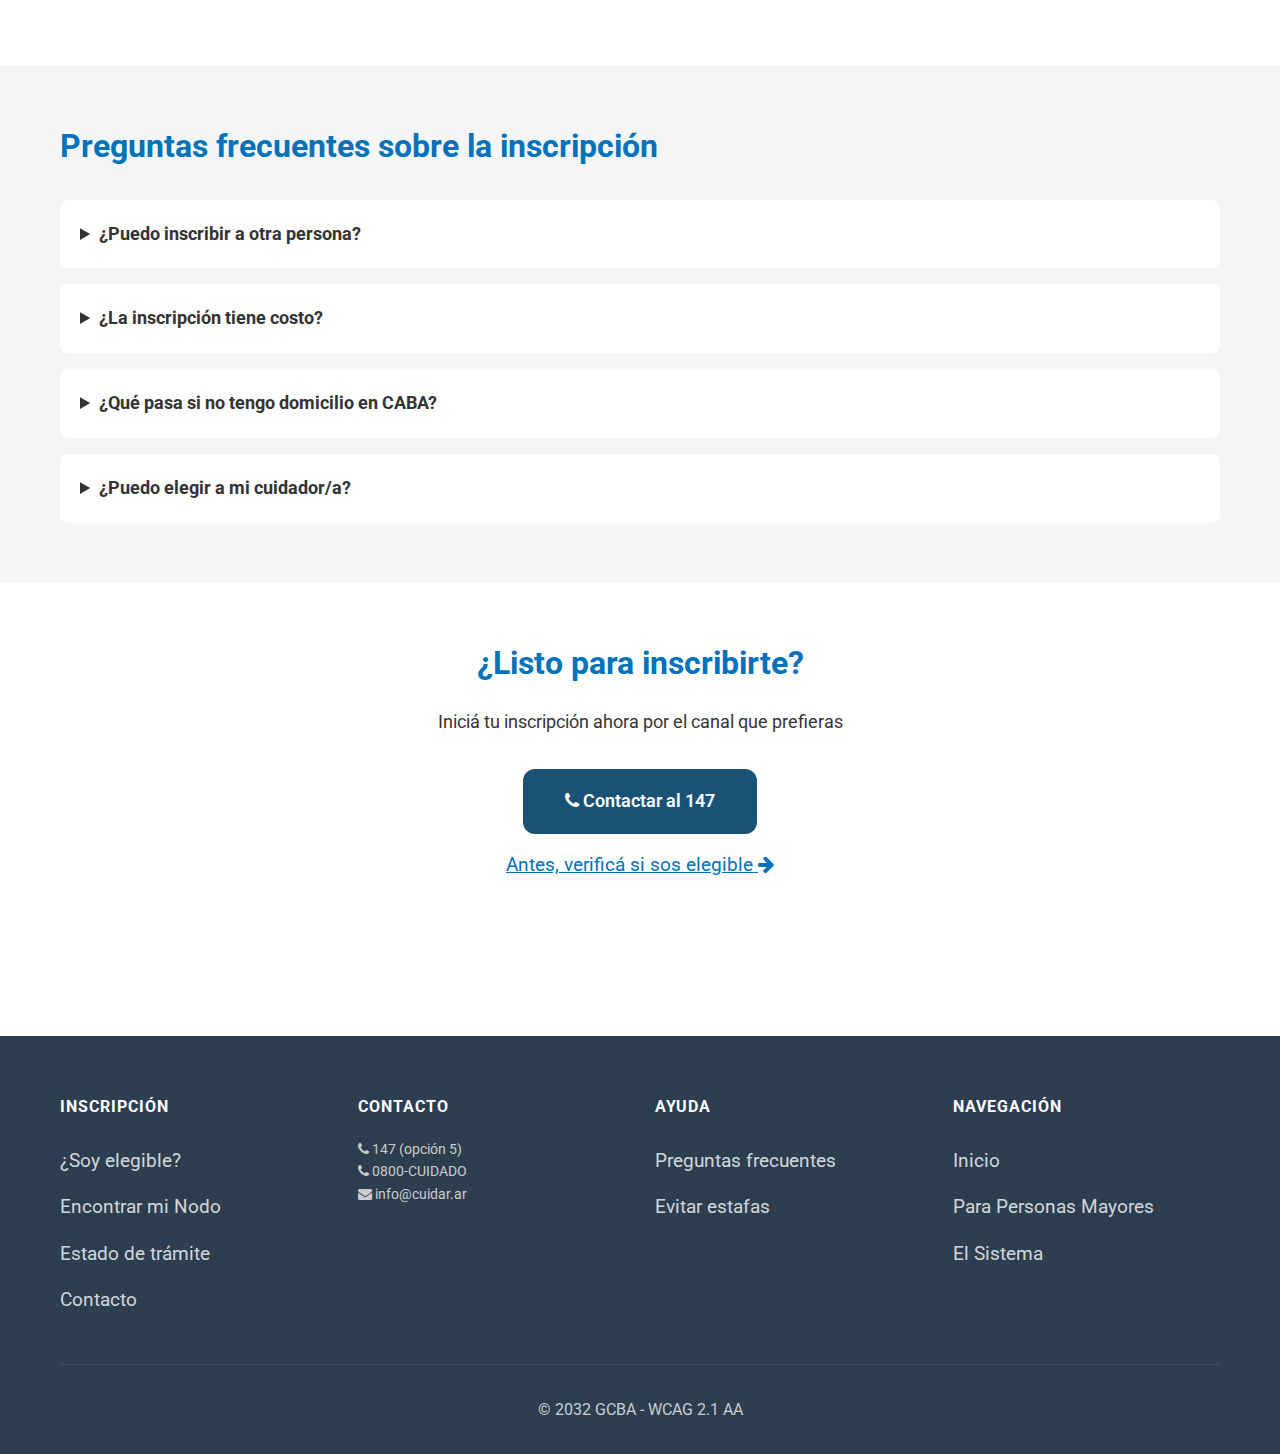
<file: Inscripción.html>
<!DOCTYPE html>
<html lang="es">
<head>
    <meta charset="UTF-8">
    <meta name="viewport" content="width=device-width, initial-scale=1.0">
    <meta name="description" content="Inscribite al sistema CUIDAR.ar en 3 pasos simples">
    <title>Inscripción | CUIDAR.ar</title>
    <link href="https://cdnjs.cloudflare.com/ajax/libs/font-awesome/4.7.0/css/font-awesome.min.css" rel="stylesheet">
    <link href="https://fonts.googleapis.com/css2?family=Roboto:wght@300;400;500;700&display=swap" rel="stylesheet">
    <link href="styles.css" rel="stylesheet">
</head>
<body>
    <a href="#main-content" class="skip-to-main">Saltar al contenido principal</a>
    
    <div class="accessibility-bar">
        <div class="container">
            <div class="pull-left">
                <button onclick="adjustTextSize('normal')">A</button>
                <button onclick="adjustTextSize('large')">A+</button>
                <button onclick="adjustTextSize('xlarge')">A++</button>
            </div>
            <div class="pull-right">
                <span><i class="fa fa-universal-access"></i> Accesibilidad</span>
                <button onclick="toggleHighContrast()"><i class="fa fa-adjust"></i> Alto contraste</button>
            </div>
            <div class="clearfix"></div>
        </div>
    </div>
    
    <header class="header-gcba">
        <div class="container">
            <a href="index.html" class="logo"><i class="fa fa-home icon"></i>CUIDAR.ar | Buenos Aires Ciudad</a>
        </div>
    </header>
    
    <nav class="main-nav">
        <div class="container">
            <a href="index.html">Inicio</a>
            <a href="para-personas-mayores.html">Para Personas Mayores</a>
            <a href="para-cuidadores.html">Para Cuidadores/as</a>
            <a href="el-sistema.html">El Sistema</a>
            <a href="transparencia.html">Transparencia</a>
            <a href="contacto.html">Contacto</a>
        </div>
    </nav>
    
    <section class="hero" id="main-content" style="padding: 40px 0;">
        <div class="container">
            <h1 style="font-size: 36px;">Inscripción al Sistema</h1>
            <p class="lead" style="font-size: 18px;">
                Iniciá tu inscripción en 3 pasos simples
            </p>
        </div>
    </section>
    
    <!-- PASO A PASO -->
    <section style="padding: 60px 0;">
        <div class="container">
            <div class="alert alert-info">
                <strong><i class="fa fa-clock-o"></i> Tiempo estimado:</strong> 
                La inscripción toma entre 15 y 45 días según la demanda en tu comuna.
            </div>
            
            <div style="margin-top: 48px;">
                <div class="card" style="background-color: #E8F5E9; border-left: 4px solid #4CAF50;">
                    <h2 style="color: #4CAF50; margin-top: 0;">
                        <span style="background-color: #4CAF50; color: white; border-radius: 50%; padding: 8px 16px; margin-right: 12px;">1</span>
                        Elegí cómo inscribirte
                    </h2>
                    <div class="row" style="margin-top: 24px;">
                        <div class="col-md-3">
                            <div style="text-align: center; padding: 20px;">
                                <i class="fa fa-phone" style="font-size: 48px; color: #4CAF50; margin-bottom: 16px;"></i>
                                <h3 style="font-size: 18px;">Por teléfono</h3>
                                <p style="font-size: 16px; font-weight: 700; color: #4CAF50;">147 (opción 5)</p>
                                <p style="font-size: 14px;">Lun-Vie 8-20hs</p>
                            </div>
                        </div>
                        <div class="col-md-3">
                            <div style="text-align: center; padding: 20px;">
                                <i class="fa fa-whatsapp" style="font-size: 48px; color: #25D366; margin-bottom: 16px;"></i>
                                <h3 style="font-size: 18px;">WhatsApp</h3>
                                <p style="font-size: 16px; font-weight: 700; color: #25D366;">+54 9 11 XXXX-XXXX</p>
                                <p style="font-size: 14px;">24hs respuesta</p>
                            </div>
                        </div>
                        <div class="col-md-3">
                            <div style="text-align: center; padding: 20px;">
                                <i class="fa fa-map-marker" style="font-size: 48px; color: #4CAF50; margin-bottom: 16px;"></i>
                                <h3 style="font-size: 18px;">Presencial</h3>
                                <p style="font-size: 14px;"><a href="nodos.html" style="color: #4CAF50; font-weight: 700;">Ver Nodos</a></p>
                                <p style="font-size: 14px;">Con turno previo</p>
                            </div>
                        </div>
                        <div class="col-md-3">
                            <div style="text-align: center; padding: 20px;">
                                <i class="fa fa-envelope" style="font-size: 48px; color: #4CAF50; margin-bottom: 16px;"></i>
                                <h3 style="font-size: 18px;">Email</h3>
                                <p style="font-size: 14px; font-weight: 700; color: #4CAF50;">info@cuidar.ar</p>
                                <p style="font-size: 14px;">48hs respuesta</p>
                            </div>
                        </div>
                    </div>
                </div>
                
                <div class="card" style="background-color: #E3F2FD; border-left: 4px solid #2196F3; margin-top: 32px;">
                    <h2 style="color: #2196F3; margin-top: 0;">
                        <span style="background-color: #2196F3; color: white; border-radius: 50%; padding: 8px 16px; margin-right: 12px;">2</span>
                        Prepará tu documentación
                    </h2>
                    <ul style="font-size: 16px; line-height: 2;">
                        <li><strong>DNI</strong> (tuyo o de quien te inscribe)</li>
                        <li><strong>Comprobante de domicilio en CABA</strong> (factura de luz, gas, o certificado de residencia)</li>
                        <li><strong>Último recibo de jubilación o comprobante de ingresos</strong></li>
                        <li><strong>Teléfono de contacto</strong> (tuyo o de un familiar)</li>
                    </ul>
                    <div class="alert alert-warning" style="margin-top: 16px;">
                        <strong><i class="fa fa-lightbulb-o"></i> No tenés algún documento?</strong> 
                        No te preocupes, te ayudamos a conseguirlo. Iniciá la inscripción igual.
                    </div>
                </div>
                
                <div class="card" style="background-color: #FFF3CD; border-left: 4px solid #FFD100; margin-top: 32px;">
                    <h2 style="color: #856404; margin-top: 0;">
                        <span style="background-color: #FFD100; color: #1a1a1a; border-radius: 50%; padding: 8px 16px; margin-right: 12px;">3</span>
                        Esperá la confirmación
                    </h2>
                    <p style="font-size: 16px; line-height: 1.8;">
                        Una vez que iniciás la inscripción, tu caso se asigna al <strong>Nodo territorial</strong> de tu comuna. 
                        En los próximos <strong>15-45 días</strong> te van a contactar para:
                    </p>
                    <ul style="font-size: 16px;">
                        <li>Visita de evaluación en tu domicilio</li>
                        <li>Asignación de cuidadora</li>
                        <li>Coordinación de inicio del servicio</li>
                    </ul>
                    <p style="margin-top: 24px;">
                        <a href="estado-tramite.html" class="btn btn-primary">
                            <i class="fa fa-search"></i> Consultar estado de mi trámite
                        </a>
                    </p>
                </div>
            </div>
        </div>
    </section>
    
    <!-- PREGUNTAS FRECUENTES -->
    <section style="padding: 60px 0; background-color: #F5F5F5;">
        <div class="container">
            <h2 style="color: #0072BB; margin-bottom: 32px;">Preguntas frecuentes sobre la inscripción</h2>
            
            <details style="background-color: white; padding: 20px; border-radius: 8px; margin-bottom: 16px;">
                <summary style="font-weight: 700; font-size: 18px; cursor: pointer;">
                    ¿Puedo inscribir a otra persona?
                </summary>
                <p style="margin-top: 16px; padding-left: 16px;">
                    Sí, pero tenés que ser <strong>familiar directo</strong> (hijo/a, nieto/a, hermano/a) o tener 
                    <strong>autorización firmada</strong> de la persona. Si es familiar directo, solo necesitás tu DNI 
                    y el DNI de la persona que querés inscribir.
                </p>
            </details>
            
            <details style="background-color: white; padding: 20px; border-radius: 8px; margin-bottom: 16px;">
                <summary style="font-weight: 700; font-size: 18px; cursor: pointer;">
                    ¿La inscripción tiene costo?
                </summary>
                <p style="margin-top: 16px; padding-left: 16px;">
                    <strong>NO.</strong> La inscripción es 100% GRATUITA. Nadie te va a pedir dinero para inscribirte. 
                    Si alguien te pide plata, es una estafa. Denuncialo llamando al 147 o escribiendo a denuncia@cuidar.ar
                </p>
            </details>
            
            <details style="background-color: white; padding: 20px; border-radius: 8px; margin-bottom: 16px;">
                <summary style="font-weight: 700; font-size: 18px; cursor: pointer;">
                    ¿Qué pasa si no tengo domicilio en CABA?
                </summary>
                <p style="margin-top: 16px; padding-left: 16px;">
                    CUIDAR.ar es solo para residentes de la Ciudad de Buenos Aires. Si vivís en Provincia de Buenos Aires, 
                    contactá al <strong>Ministerio de Desarrollo Social de la Provincia</strong> para consultar por programas similares.
                </p>
            </details>
            
            <details style="background-color: white; padding: 20px; border-radius: 8px;">
                <summary style="font-weight: 700; font-size: 18px; cursor: pointer;">
                    ¿Puedo elegir a mi cuidador/a?
                </summary>
                <p style="margin-top: 16px; padding-left: 16px;">
                    El Nodo te asigna una cuidadora según disponibilidad y compatibilidad. Si no te sentís cómodo/a con la persona 
                    asignada, podés solicitar un cambio (hasta 2 veces).
                </p>
            </details>
        </div>
    </section>
    
    <!-- CTA -->
    <section style="padding: 60px 0; text-align: center;">
        <div class="container">
            <h2 style="color: #0072BB; margin-bottom: 24px;">¿Listo para inscribirte?</h2>
            <p style="font-size: 18px; margin-bottom: 32px;">
                Iniciá tu inscripción ahora por el canal que prefieras
            </p>
            <a href="contacto.html" class="btn btn-primary btn-lg">
                <i class="fa fa-phone"></i> Contactar al 147
            </a>
            <p style="margin-top: 16px;">
                <a href="elegibilidad.html" style="color: #0072BB; text-decoration: underline;">
                    Antes, verificá si sos elegible <i class="fa fa-arrow-right"></i>
                </a>
            </p>
        </div>
    </section>
    
    <footer>
        <div class="container">
            <div class="row">
                <div class="col-md-3">
                    <h4>INSCRIPCIÓN</h4>
                    <a href="elegibilidad.html">¿Soy elegible?</a>
                    <a href="nodos.html">Encontrar mi Nodo</a>
                    <a href="estado-tramite.html">Estado de trámite</a>
                    <a href="contacto.html">Contacto</a>
                </div>
                <div class="col-md-3">
                    <h4>CONTACTO</h4>
                    <p style="font-size: 14px; color: #CCCCCC;">
                        <i class="fa fa-phone"></i> 147 (opción 5)<br>
                        <i class="fa fa-phone"></i> 0800-CUIDADO<br>
                        <i class="fa fa-envelope"></i> info@cuidar.ar
                    </p>
                </div>
                <div class="col-md-3">
                    <h4>AYUDA</h4>
                    <a href="preguntas-frecuentes.html">Preguntas frecuentes</a>
                    <a href="contacto.html#evitar-estafas">Evitar estafas</a>
                </div>
                <div class="col-md-3">
                    <h4>NAVEGACIÓN</h4>
                    <a href="index.html">Inicio</a>
                    <a href="para-personas-mayores.html">Para Personas Mayores</a>
                    <a href="el-sistema.html">El Sistema</a>
                </div>
            </div>
            <div class="footer-legal">
                <p>&copy; 2032 GCBA - WCAG 2.1 AA</p>
            </div>
        </div>
    </footer>
    
    <script>
        function adjustTextSize(size) {
            document.body.classList.remove('text-size-normal', 'text-size-large', 'text-size-xlarge');
            document.body.classList.add('text-size-' + size);
            localStorage.setItem('textSize', size);
        }
        function toggleHighContrast() {
            const body = document.body;
            body.style.filter = body.style.filter === 'contrast(1.5)' ? 'none' : 'contrast(1.5)';
            localStorage.setItem('highContrast', body.style.filter === 'contrast(1.5)' ? 'true' : 'false');
        }
        window.addEventListener('load', function() {
            const textSize = localStorage.getItem('textSize');
            if (textSize) document.body.classList.add('text-size-' + textSize);
            if (localStorage.getItem('highContrast') === 'true') document.body.style.filter = 'contrast(1.5)';
        });
    </script>
</body>
</html>
</file>
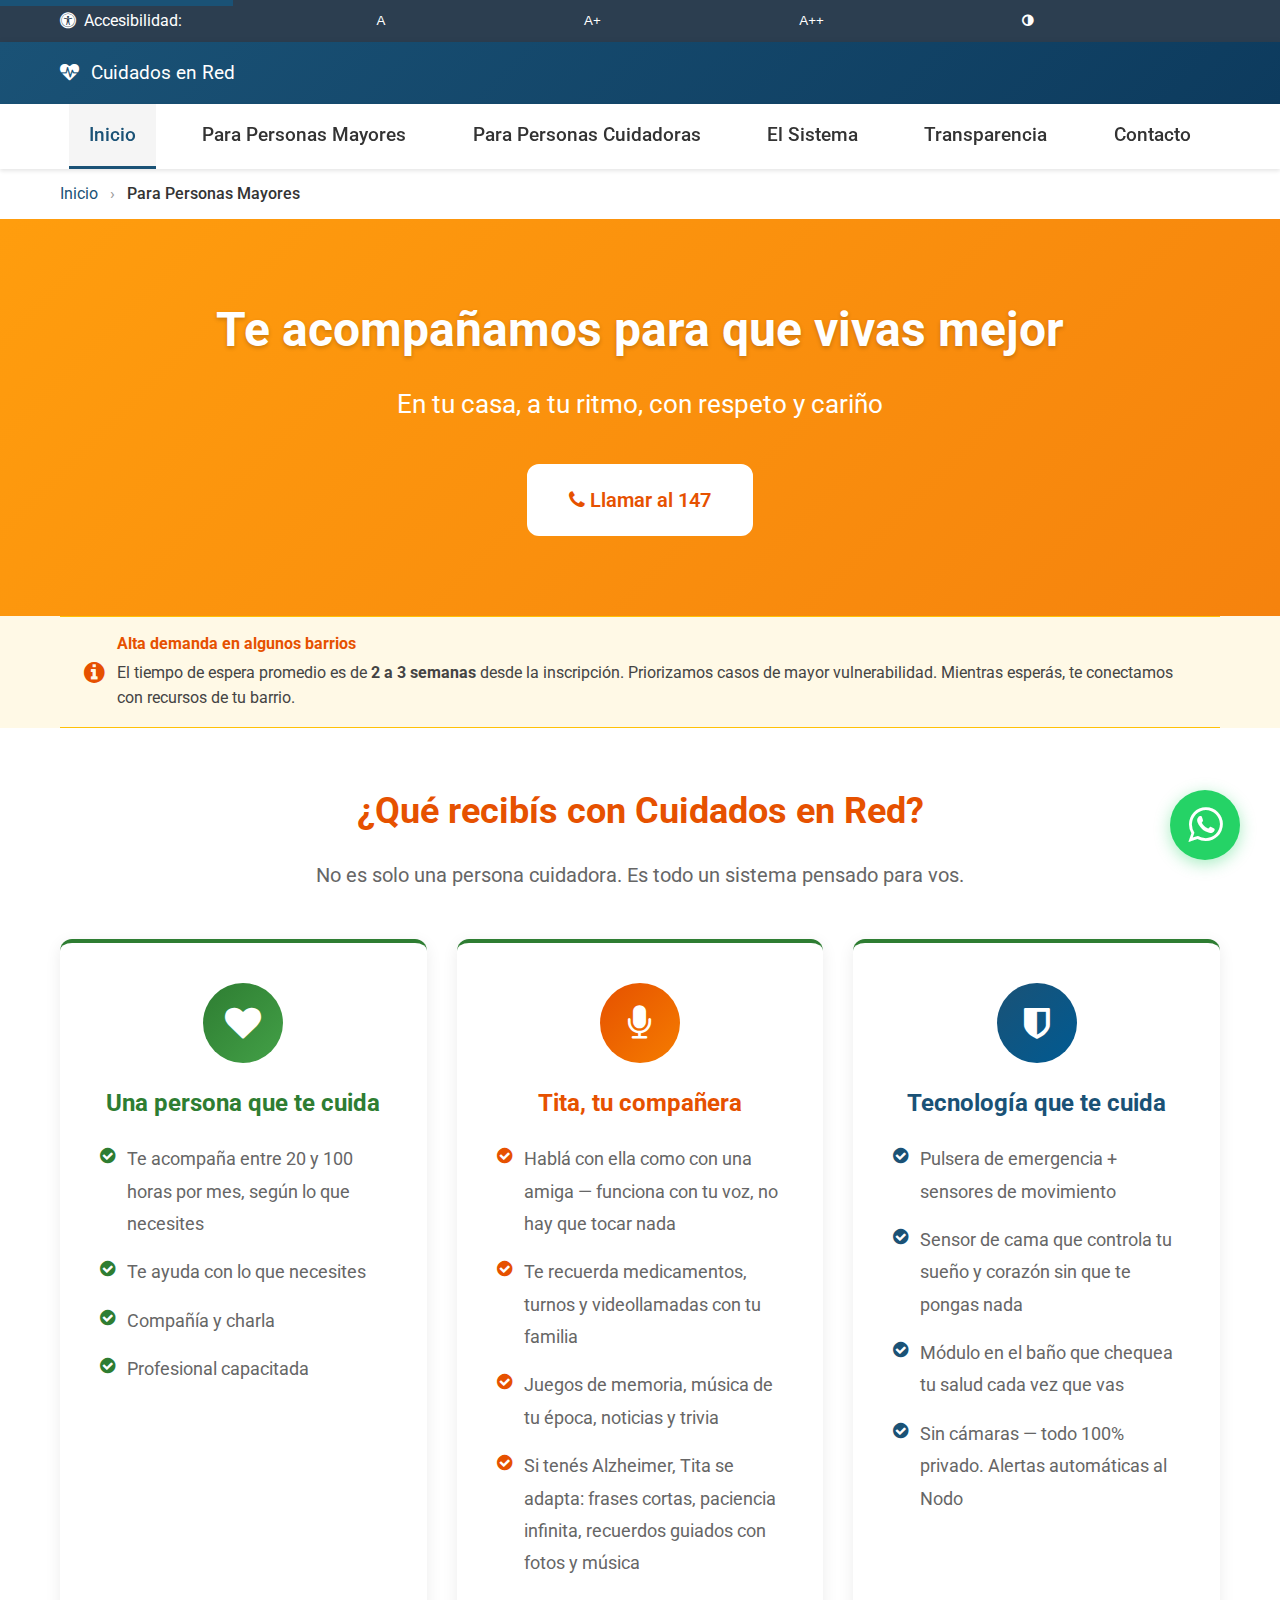
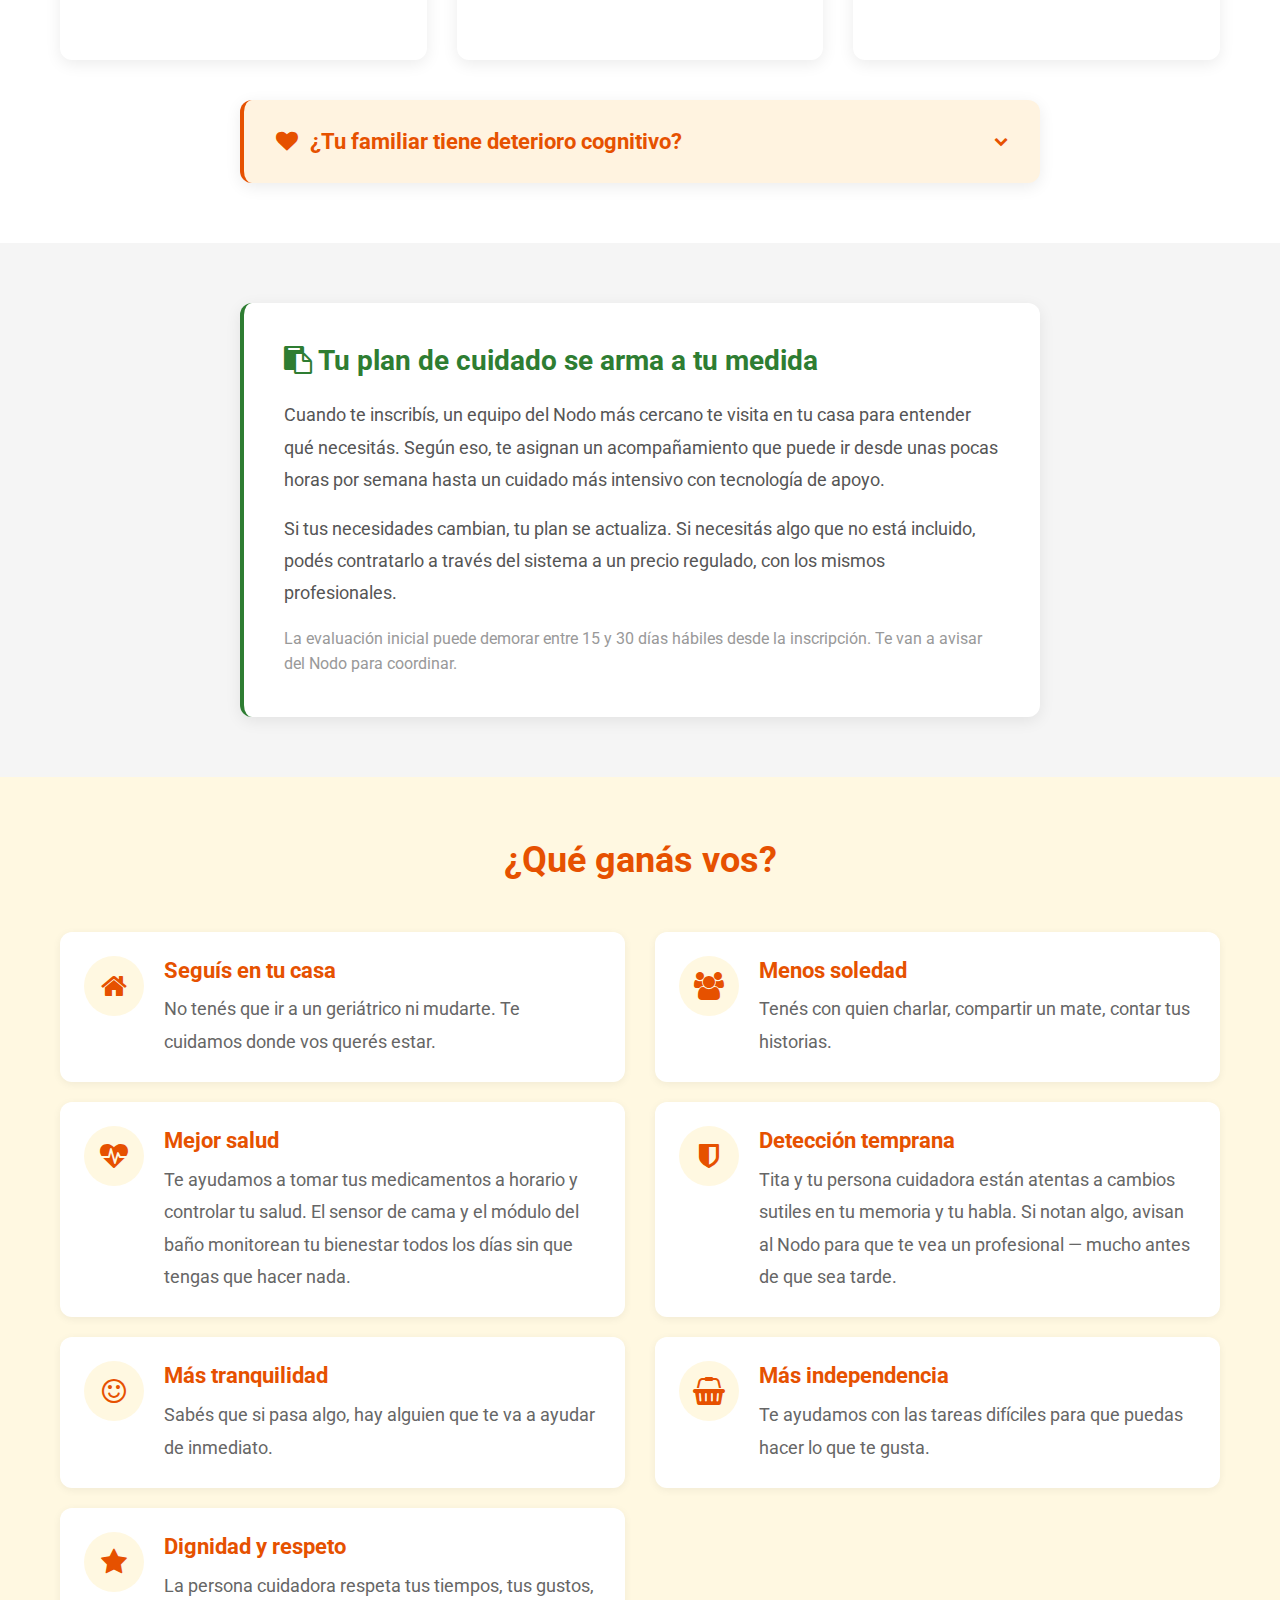
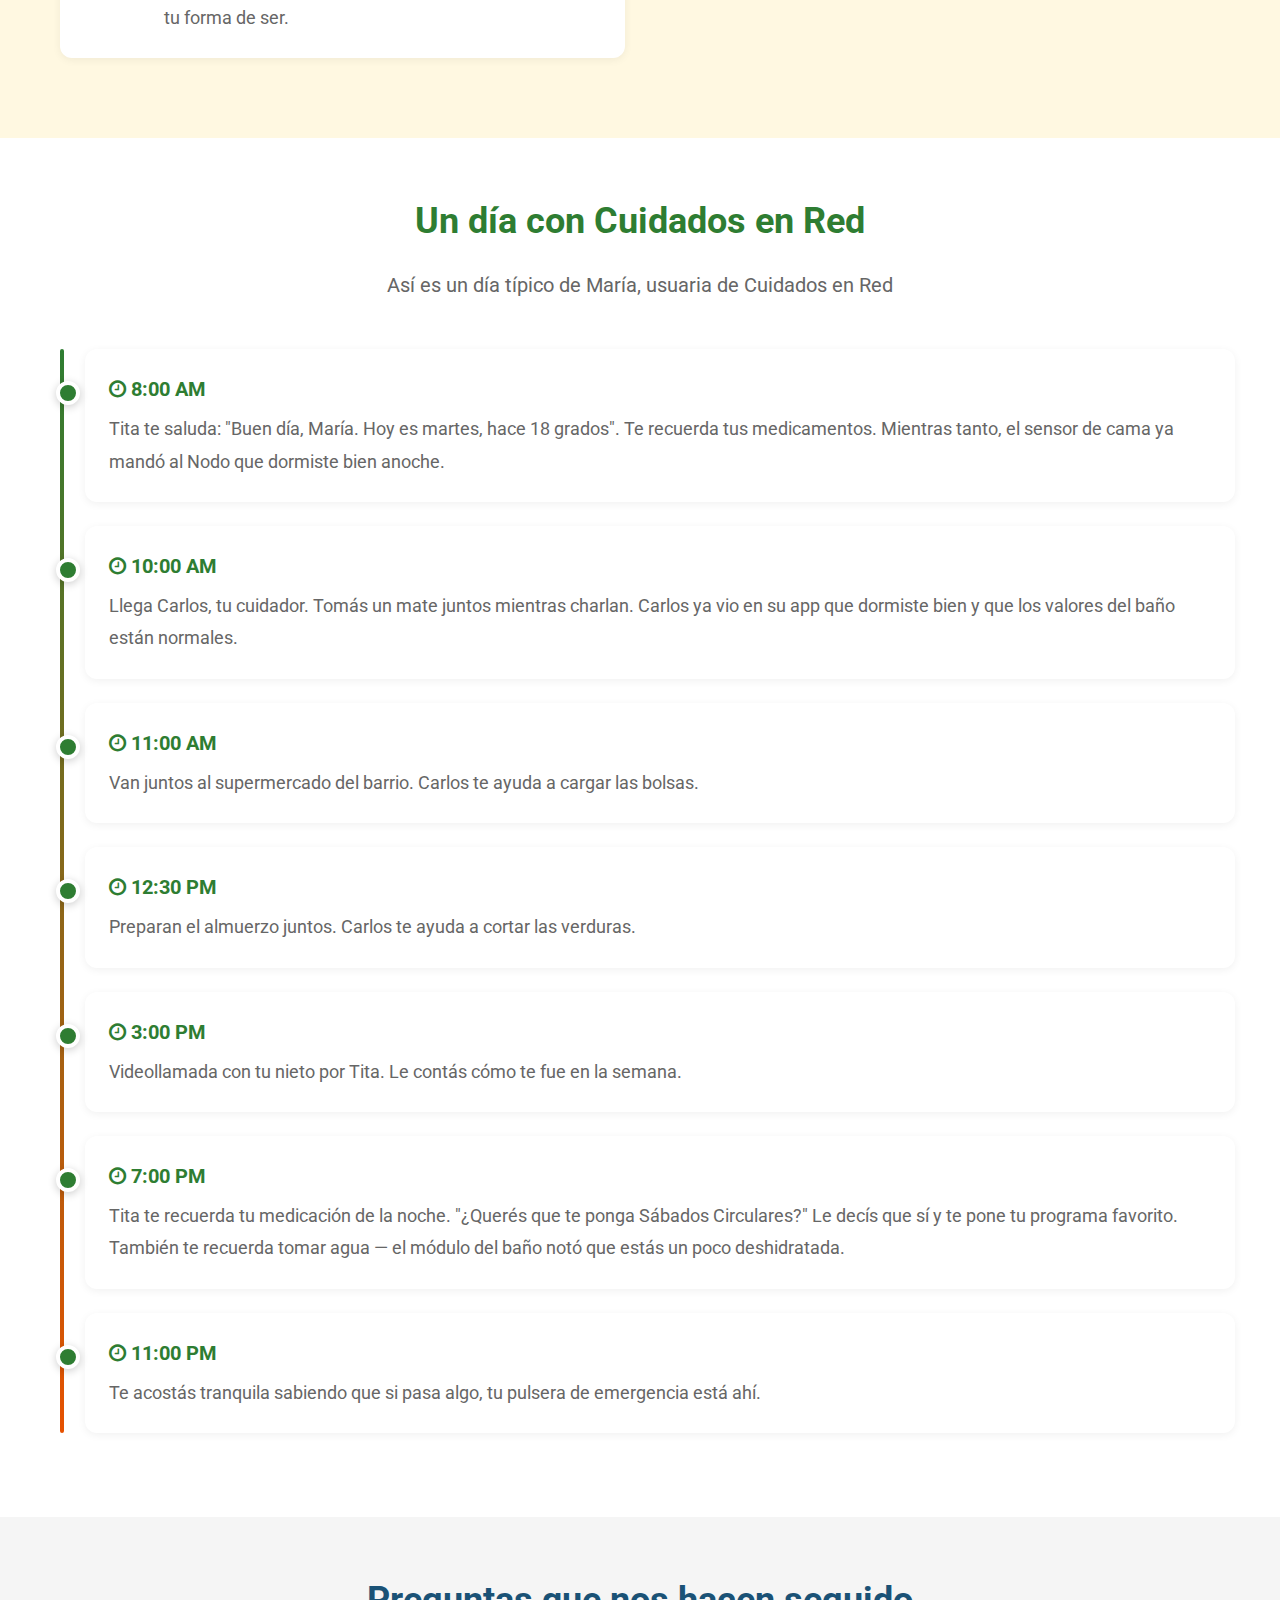
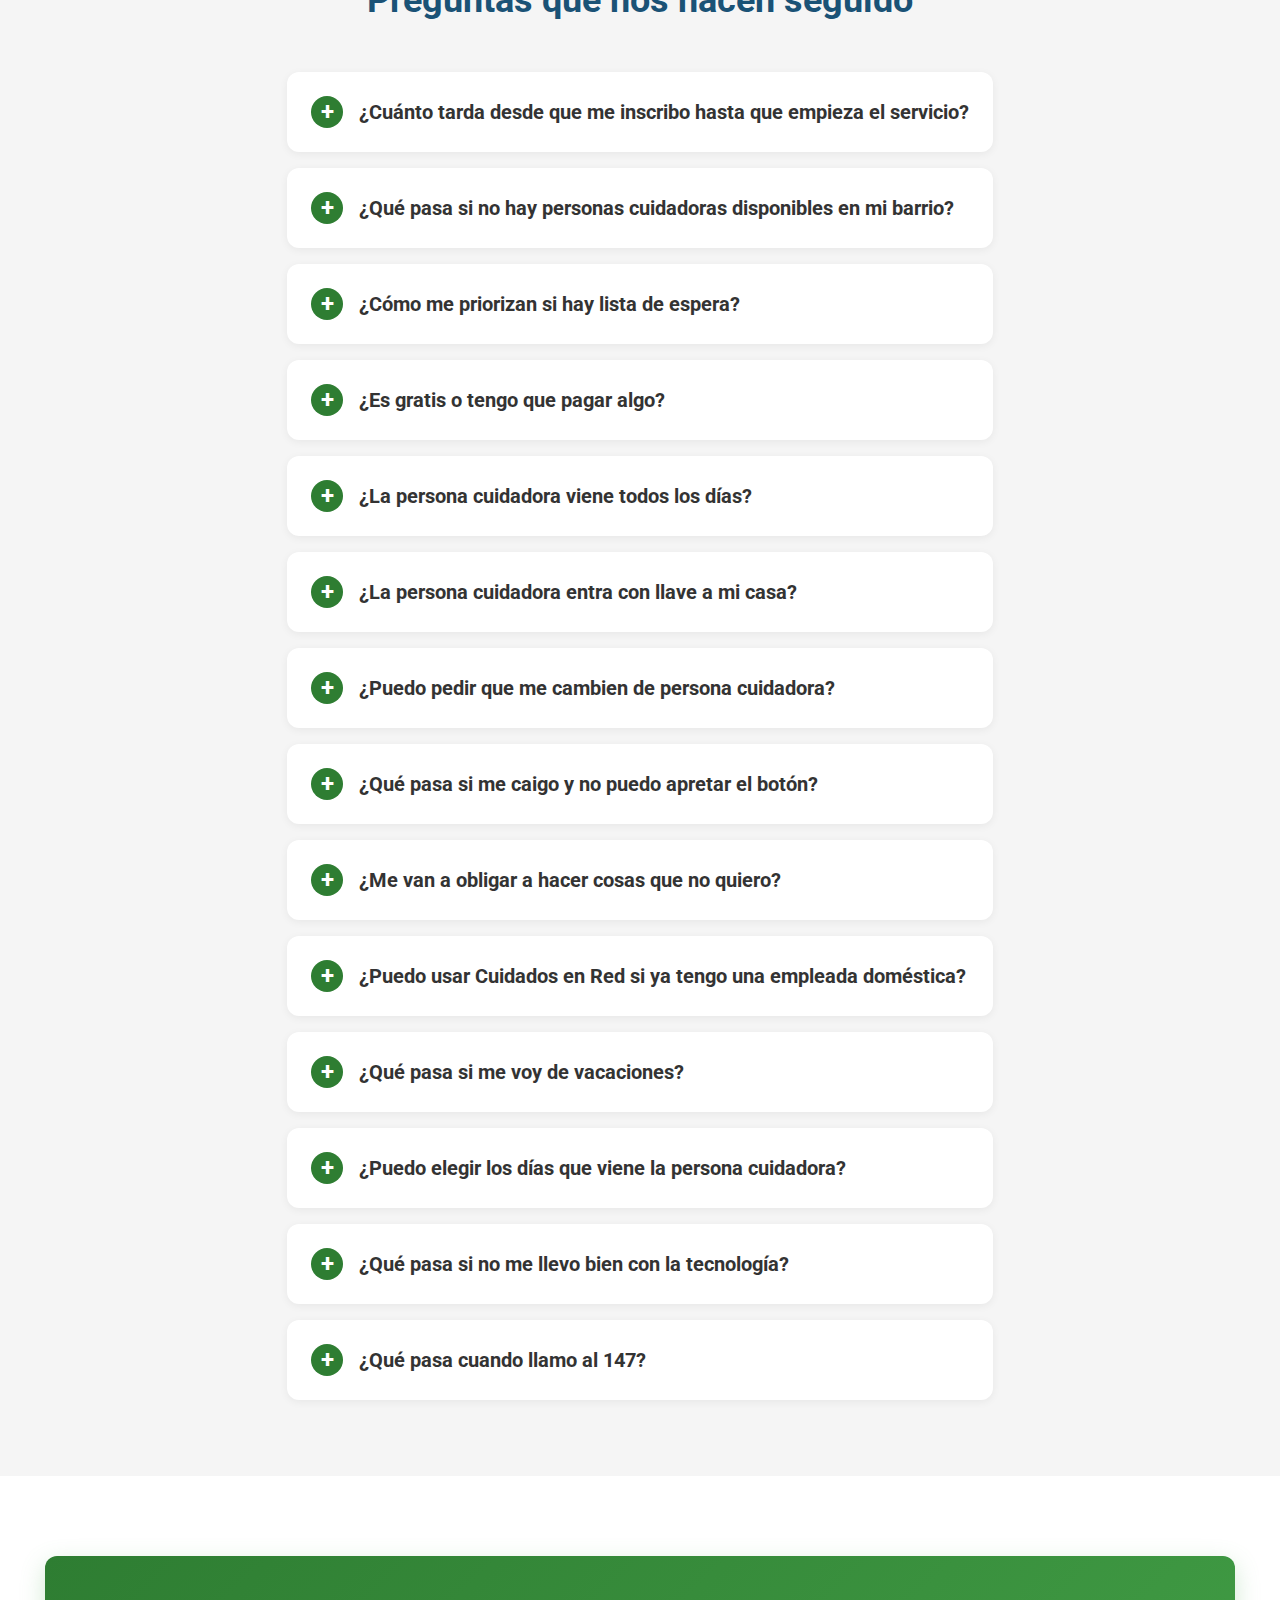
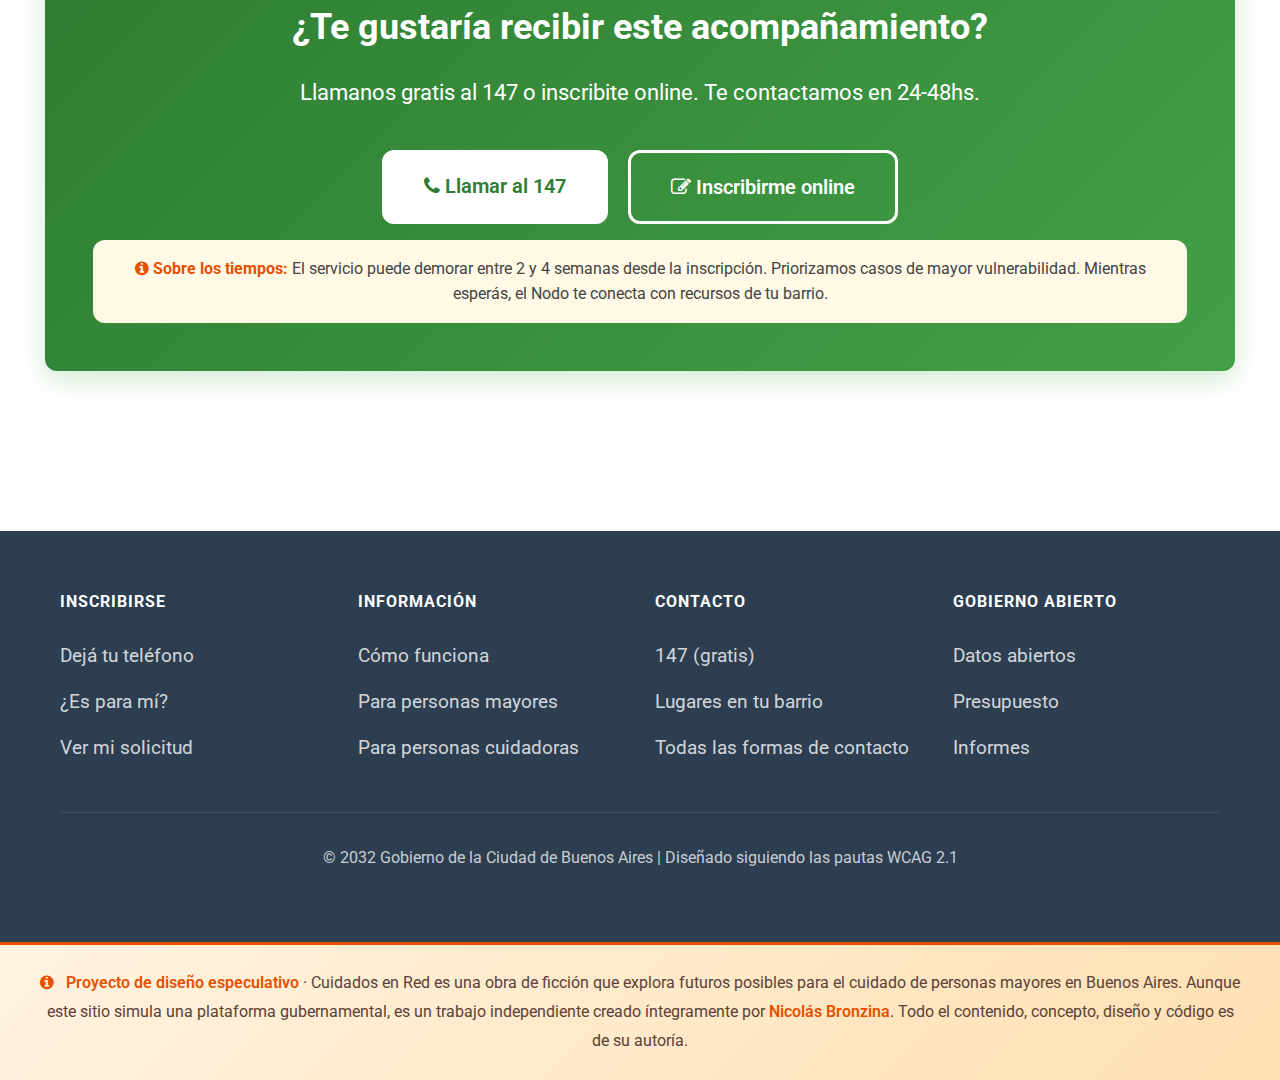
<file: para-personas-mayores.html>
<!DOCTYPE html>
<html lang="es">
<head>
    <meta charset="UTF-8">
    <meta name="viewport" content="width=device-width, initial-scale=1.0">
    <meta name="description" content="Cuidados en Red te acompaña en tu casa con respeto y cariño. Conocé todos los servicios para vivir mejor.">
    <title>Para Personas Mayores | Cuidados en Red</title>
    <link href="https://cdnjs.cloudflare.com/ajax/libs/font-awesome/4.7.0/css/font-awesome.min.css" rel="stylesheet">
    <link href="https://fonts.googleapis.com/css2?family=Roboto:wght@300;400;500;700&display=swap" rel="stylesheet">
    <link href="styles.css" rel="stylesheet">
    <style>
        .hero-personas {
            background: linear-gradient(135deg, rgba(255,152,0,0.95), rgba(245,124,0,0.95)),
                        url('https://images.unsplash.com/photo-1581579438747-1dc8d17bbce4?w=1600&h=500&fit=crop') center/cover;
            color: white;
            padding: 80px 0;
            text-align: center;
        }
        
        .hero-personas h1 {
            font-size: 48px;
            margin-bottom: 24px;
            font-weight: 700;
            text-shadow: 0 2px 4px rgba(0,0,0,0.2);
        }
        
        .hero-personas .lead {
            font-size: 26px;
            line-height: 1.5;
            max-width: 800px;
            margin: 0 auto 40px;
        }
        
        .service-card {
            background-color: white;
            border-radius: 12px;
            padding: 40px;
            box-shadow: 0 4px 16px rgba(0,0,0,0.08);
            margin-bottom: 32px;
            transition: all 0.3s;
            border-top: 4px solid var(--color-secondary);
            height: 100%;
        }
        
        .service-card:hover {
            transform: translateY(-4px);
            box-shadow: 0 8px 24px rgba(0,0,0,0.12);
        }
        
        .service-icon {
            width: 80px;
            height: 80px;
            background: linear-gradient(135deg, var(--color-secondary), #43A047);
            border-radius: 50%;
            display: flex;
            align-items: center;
            justify-content: center;
            margin: 0 auto 24px;
            color: white;
            font-size: 36px;
        }
        
        .benefit-item {
            display: flex;
            align-items: start;
            gap: 20px;
            padding: 24px;
            background-color: white;
            border-radius: 12px;
            margin-bottom: 20px;
            box-shadow: 0 2px 8px rgba(0,0,0,0.06);
            transition: all 0.3s;
        }
        
        .benefit-item:hover {
            box-shadow: 0 4px 16px rgba(0,0,0,0.1);
            transform: translateX(8px);
        }
        
        .benefit-icon {
            width: 60px;
            height: 60px;
            background-color: var(--color-warm);
            border-radius: 50%;
            display: flex;
            align-items: center;
            justify-content: center;
            color: var(--color-accent);
            font-size: 28px;
            flex-shrink: 0;
        }
        
        .faq-item {
            background-color: white;
            border-radius: 12px;
            margin-bottom: 16px;
            box-shadow: 0 2px 8px rgba(0,0,0,0.06);
            overflow: hidden;
        }
        
        .faq-item details {
            padding: 24px;
        }
        
        .faq-item summary {
            font-weight: 700;
            font-size: 20px;
            cursor: pointer;
            color: #333;
            display: flex;
            align-items: center;
            gap: 16px;
            list-style: none;
        }
        
        .faq-item summary::-webkit-details-marker {
            display: none;
        }
        
        .faq-item summary::before {
            content: '+';
            width: 32px;
            height: 32px;
            background-color: var(--color-secondary);
            color: white;
            border-radius: 50%;
            display: flex;
            align-items: center;
            justify-content: center;
            font-size: 24px;
            flex-shrink: 0;
        }
        
        .faq-item details[open] summary::before {
            content: '−';
        }
        
        .faq-item details p {
            margin-top: 20px;
            padding-left: 48px;
            font-size: 18px;
            line-height: 1.8;
            color: #666;
        }
        
        .timeline {
            position: relative;
            padding-left: 40px;
        }
        
        .timeline::before {
            content: '';
            position: absolute;
            left: 15px;
            top: 0;
            bottom: 0;
            width: 4px;
            background: linear-gradient(180deg, var(--color-secondary) 0%, var(--color-accent) 100%);
            border-radius: 2px;
        }
        
        .timeline-item {
            position: relative;
            padding: 24px;
            margin-bottom: 24px;
            background-color: white;
            border-radius: 12px;
            box-shadow: 0 2px 8px rgba(0,0,0,0.06);
        }
        
        .timeline-item::before {
            content: '';
            position: absolute;
            left: -29px;
            top: 32px;
            width: 16px;
            height: 16px;
            background-color: var(--color-secondary);
            border: 4px solid white;
            border-radius: 50%;
            box-shadow: 0 2px 8px rgba(0,0,0,0.2);
        }
        
        .cta-box {
            background: linear-gradient(135deg, var(--color-secondary), #43A047);
            color: white;
            padding: 48px;
            border-radius: 12px;
            text-align: center;
            box-shadow: 0 8px 24px rgba(102,187,106,0.3);
        }
        
        @media (max-width: 767px) {
            .hero-personas h1 {
                font-size: 32px;
            }
            .hero-personas .lead {
                font-size: 20px;
            }
            .service-card {
                padding: 24px;
            }
            .timeline {
                padding-left: 24px;
            }
            .timeline::before {
                left: 7px;
            }
            .timeline-item::before {
                left: -21px;
            }
        }
    </style>
</head>
<body>
    <a href="#main-content" class="skip-to-main">Ir al contenido principal</a>
    
    <div class="accessibility-bar">
        <div class="container clearfix">
            <span><i class="fa fa-universal-access" aria-hidden="true"></i> Accesibilidad:</span>
            <button onclick="adjustTextSize('normal')" aria-label="Texto normal">A</button>
            <button onclick="adjustTextSize('large')" aria-label="Texto grande">A+</button>
            <button onclick="adjustTextSize('xlarge')" aria-label="Texto extra grande">A++</button>
            <button onclick="toggleHighContrast()" aria-label="Alto contraste">
                <i class="fa fa-adjust" aria-hidden="true"></i>
            </button>
        </div>
    </div>
    
    <header class="header-gcba" role="banner">
        <div class="container">
            <a href="index.html" class="logo">
                <span class="icon"><i class="fa fa-heartbeat" aria-hidden="true"></i></span>
                <span>Cuidados en Red</span>
            </a>
        </div>
    </header>
    
    <nav class="main-nav" role="navigation" aria-label="Navegación principal">
        <div class="container">
            <button class="nav-toggle" aria-expanded="false" aria-controls="nav-links" onclick="document.getElementById('nav-links').classList.toggle('open'); this.setAttribute('aria-expanded', this.getAttribute('aria-expanded') === 'true' ? 'false' : 'true')">
                <i class="fa fa-bars" aria-hidden="true"></i> Menú
            </button>
            <div class="nav-links" id="nav-links">
            <a href="index.html" class="active" aria-current="page">Inicio</a>
            <a href="para-personas-mayores.html">Para Personas Mayores</a>
            <a href="para-cuidadores.html">Para Personas Cuidadoras</a>
            <a href="el-sistema.html">El Sistema</a>
            <a href="transparencia.html">Transparencia</a>
            <a href="contacto.html">Contacto</a>
            </div>
        </div>
    </nav>

    <div class="container">
        <nav class="breadcrumb" aria-label="Ubicación">
            <a href="index.html">Inicio</a>
            <span class="separator" aria-hidden="true">›</span>
            <span class="current">Para Personas Mayores</span>
        </nav>
    </div>

    <section class="hero-personas" id="main-content" role="main">
        <div class="container">
            <h1>Te acompañamos para que vivas mejor</h1>
            <p class="lead">
                En tu casa, a tu ritmo, con respeto y cariño
            </p>
            <div style="margin-top: 40px;">
                <a href="tel:147" class="btn btn-lg" style="background-color: white; color: var(--color-accent); border-color: white; font-size: 20px; padding: 18px 40px;" aria-label="Llamar al 147">
                    <i class="fa fa-phone" aria-hidden="true"></i> Llamar al 147
                </a>
            </div>
        </div>
    </section>
    
    <!-- NUEVO: Banner de disponibilidad con fricción -->
    <section style="padding: 0; background-color: #FFF9E6;">
        <div class="container">
            <div class="system-status" style="margin: 0; border-radius: 0; border-left: none; border-right: none;">
                <i class="fa fa-info-circle" aria-hidden="true"></i>
                <div class="system-status-content">
                    <h5>Alta demanda en algunos barrios</h5>
                    <p>
                        El tiempo de espera promedio es de <strong>2 a 3 semanas</strong> desde la inscripción. 
                        Priorizamos casos de mayor vulnerabilidad. Mientras esperás, te conectamos con recursos de tu barrio.
                    </p>
                </div>
            </div>
        </div>
    </section>
    
    <!-- Qué recibís -->
    <section style="padding: 60px 0;" aria-labelledby="servicios-titulo">
        <div class="container">
            <h2 id="servicios-titulo" style="color: var(--color-accent); text-align: center; margin-bottom: 24px; font-size: 36px;">
                ¿Qué recibís con Cuidados en Red?
            </h2>
            <p style="text-align: center; font-size: 20px; color: #666; margin-bottom: 48px; max-width: 800px; margin-left: auto; margin-right: auto;">
                No es solo una persona cuidadora. Es todo un sistema pensado para vos.
            </p>
            
            <div class="row">
                <article class="col-md-4">
                    <div class="service-card">
                        <div class="service-icon">
                            <i class="fa fa-heart" aria-hidden="true"></i>
                        </div>
                        <h3 style="color: var(--color-secondary); font-size: 24px; margin-bottom: 16px; text-align: center;">
                            Una persona que te cuida
                        </h3>
                        <ul style="list-style: none; padding: 0; font-size: 18px; line-height: 1.8; color: #666;">
                            <li style="padding: 8px 0; display: flex; align-items: start; gap: 12px;">
                                <i class="fa fa-check-circle" style="color: var(--color-secondary); margin-top: 4px; flex-shrink: 0;" aria-hidden="true"></i>
                                <span>Te acompaña entre 20 y 100 horas por mes, según lo que necesites</span>
                            </li>
                            <li style="padding: 8px 0; display: flex; align-items: start; gap: 12px;">
                                <i class="fa fa-check-circle" style="color: var(--color-secondary); margin-top: 4px; flex-shrink: 0;" aria-hidden="true"></i>
                                <span>Te ayuda con lo que necesites</span>
                            </li>
                            <li style="padding: 8px 0; display: flex; align-items: start; gap: 12px;">
                                <i class="fa fa-check-circle" style="color: var(--color-secondary); margin-top: 4px; flex-shrink: 0;" aria-hidden="true"></i>
                                <span>Compañía y charla</span>
                            </li>
                            <li style="padding: 8px 0; display: flex; align-items: start; gap: 12px;">
                                <i class="fa fa-check-circle" style="color: var(--color-secondary); margin-top: 4px; flex-shrink: 0;" aria-hidden="true"></i>
                                <span>Profesional capacitada</span>
                            </li>
                        </ul>
                    </div>
                </article>
                
                <article class="col-md-4">
                    <div class="service-card">
                        <div class="service-icon" style="background: linear-gradient(135deg, var(--color-accent), #F57C00);">
                            <i class="fa fa-microphone" aria-hidden="true"></i>
                        </div>
                        <h3 style="color: var(--color-accent); font-size: 24px; margin-bottom: 16px; text-align: center;">
                            Tita, tu compañera
                        </h3>
                        <ul style="list-style: none; padding: 0; font-size: 18px; line-height: 1.8; color: #666;">
                            <li style="padding: 8px 0; display: flex; align-items: start; gap: 12px;">
                                <i class="fa fa-check-circle" style="color: var(--color-accent); margin-top: 4px; flex-shrink: 0;" aria-hidden="true"></i>
                                <span>Hablá con ella como con una amiga — funciona con tu voz, no hay que tocar nada</span>
                            </li>
                            <li style="padding: 8px 0; display: flex; align-items: start; gap: 12px;">
                                <i class="fa fa-check-circle" style="color: var(--color-accent); margin-top: 4px; flex-shrink: 0;" aria-hidden="true"></i>
                                <span>Te recuerda medicamentos, turnos y videollamadas con tu familia</span>
                            </li>
                            <li style="padding: 8px 0; display: flex; align-items: start; gap: 12px;">
                                <i class="fa fa-check-circle" style="color: var(--color-accent); margin-top: 4px; flex-shrink: 0;" aria-hidden="true"></i>
                                <span>Juegos de memoria, música de tu época, noticias y trivia</span>
                            </li>
                            <li style="padding: 8px 0; display: flex; align-items: start; gap: 12px;">
                                <i class="fa fa-check-circle" style="color: var(--color-accent); margin-top: 4px; flex-shrink: 0;" aria-hidden="true"></i>
                                <span>Si tenés Alzheimer, Tita se adapta: frases cortas, paciencia infinita, recuerdos guiados con fotos y música</span>
                            </li>
                        </ul>
                    </div>
                </article>
                
                <article class="col-md-4">
                    <div class="service-card">
                        <div class="service-icon" style="background: linear-gradient(135deg, var(--color-primary), #005A92);">
                            <i class="fa fa-shield" aria-hidden="true"></i>
                        </div>
                        <h3 style="color: var(--color-primary); font-size: 24px; margin-bottom: 16px; text-align: center;">
                            Tecnología que te cuida
                        </h3>
                        <ul style="list-style: none; padding: 0; font-size: 18px; line-height: 1.8; color: #666;">
                            <li style="padding: 8px 0; display: flex; align-items: start; gap: 12px;">
                                <i class="fa fa-check-circle" style="color: var(--color-primary); margin-top: 4px; flex-shrink: 0;" aria-hidden="true"></i>
                                <span>Pulsera de emergencia + sensores de movimiento</span>
                            </li>
                            <li style="padding: 8px 0; display: flex; align-items: start; gap: 12px;">
                                <i class="fa fa-check-circle" style="color: var(--color-primary); margin-top: 4px; flex-shrink: 0;" aria-hidden="true"></i>
                                <span>Sensor de cama que controla tu sueño y corazón sin que te pongas nada</span>
                            </li>
                            <li style="padding: 8px 0; display: flex; align-items: start; gap: 12px;">
                                <i class="fa fa-check-circle" style="color: var(--color-primary); margin-top: 4px; flex-shrink: 0;" aria-hidden="true"></i>
                                <span>Módulo en el baño que chequea tu salud cada vez que vas</span>
                            </li>
                            <li style="padding: 8px 0; display: flex; align-items: start; gap: 12px;">
                                <i class="fa fa-check-circle" style="color: var(--color-primary); margin-top: 4px; flex-shrink: 0;" aria-hidden="true"></i>
                                <span>Sin cámaras — todo 100% privado. Alertas automáticas al Nodo</span>
                            </li>
                        </ul>
                    </div>
                </article>
            </div>

            <!-- Accordion: Modo Alzheimer -->
            <div style="max-width: 800px; margin: 40px auto 0;">
                <details style="background-color: #FFF3E0; border-radius: 12px; padding: 0; box-shadow: 0 4px 16px rgba(0,0,0,0.08); border-left: 4px solid var(--color-accent); overflow: hidden;">
                    <summary style="padding: 24px 32px; cursor: pointer; font-size: 22px; font-weight: 700; color: var(--color-accent); list-style: none; display: flex; align-items: center; gap: 12px;">
                        <i class="fa fa-heart" aria-hidden="true" style="flex-shrink: 0;"></i>
                        ¿Tu familiar tiene deterioro cognitivo?
                        <i class="fa fa-chevron-down" aria-hidden="true" style="margin-left: auto; font-size: 14px; transition: transform 0.3s;"></i>
                    </summary>
                    <div style="padding: 0 32px 32px; font-size: 18px; line-height: 1.8; color: #555;">
                        <p style="margin-bottom: 16px;">
                            Sabemos que es una situación difícil para toda la familia. Por eso Tita tiene un <strong>modo especial</strong> pensado para personas con Alzheimer u otro deterioro cognitivo:
                        </p>
                        <ul style="list-style: none; padding: 0;">
                            <li style="padding: 6px 0; display: flex; align-items: start; gap: 12px;">
                                <i class="fa fa-check-circle" style="color: var(--color-accent); margin-top: 4px; flex-shrink: 0;" aria-hidden="true"></i>
                                <span>Habla con frases cortas y claras, sin apurar. Si la persona no entiende, repite con paciencia.</span>
                            </li>
                            <li style="padding: 6px 0; display: flex; align-items: start; gap: 12px;">
                                <i class="fa fa-check-circle" style="color: var(--color-accent); margin-top: 4px; flex-shrink: 0;" aria-hidden="true"></i>
                                <span>Ayuda con la orientación: le recuerda qué día es, dónde está, quién viene a visitarla.</span>
                            </li>
                            <li style="padding: 6px 0; display: flex; align-items: start; gap: 12px;">
                                <i class="fa fa-check-circle" style="color: var(--color-accent); margin-top: 4px; flex-shrink: 0;" aria-hidden="true"></i>
                                <span>Propone recuerdos guiados con fotos y música de su época — momentos que reconfortan.</span>
                            </li>
                            <li style="padding: 6px 0; display: flex; align-items: start; gap: 12px;">
                                <i class="fa fa-check-circle" style="color: var(--color-accent); margin-top: 4px; flex-shrink: 0;" aria-hidden="true"></i>
                                <span>La persona cuidadora recibe capacitación específica y acompañamiento del equipo del Nodo.</span>
                            </li>
                        </ul>
                        <p style="margin-top: 16px; color: #888; font-size: 16px;">
                            Este modo se activa cuando el equipo profesional del Nodo lo indica, a partir de la evaluación inicial o de las señales que detecta la cuidadora en sus visitas.
                        </p>
                    </div>
                </details>
            </div>
        </div>
    </section>

    <!-- Cómo se arma tu plan de cuidado -->
    <section style="padding: 60px 0; background-color: #F5F5F5;">
        <div class="container">
            <div style="max-width: 800px; margin: 0 auto; background-color: white; border-radius: 12px; padding: 40px; box-shadow: 0 4px 16px rgba(0,0,0,0.08); border-left: 4px solid var(--color-secondary);">
                <h2 style="color: var(--color-secondary); font-size: 28px; margin-bottom: 20px;">
                    <i class="fa fa-clipboard" aria-hidden="true"></i> Tu plan de cuidado se arma a tu medida
                </h2>
                <p style="font-size: 18px; line-height: 1.8; color: #555; margin-bottom: 16px;">
                    Cuando te inscribís, un equipo del Nodo más cercano te visita en tu casa para entender qué necesitás. Según eso, te asignan un acompañamiento que puede ir desde unas pocas horas por semana hasta un cuidado más intensivo con tecnología de apoyo.
                </p>
                <p style="font-size: 18px; line-height: 1.8; color: #555; margin-bottom: 16px;">
                    Si tus necesidades cambian, tu plan se actualiza. Si necesitás algo que no está incluido, podés contratarlo a través del sistema a un precio regulado, con los mismos profesionales.
                </p>
                <p style="font-size: 16px; color: #999; margin-bottom: 0;">
                    La evaluación inicial puede demorar entre 15 y 30 días hábiles desde la inscripción. Te van a avisar del Nodo para coordinar.
                </p>
            </div>
        </div>
    </section>

    <!-- Beneficios -->
    <section style="padding: 60px 0; background-color: var(--color-warm);" aria-labelledby="beneficios-titulo">
        <div class="container">
            <h2 id="beneficios-titulo" style="color: var(--color-accent); text-align: center; margin-bottom: 48px; font-size: 36px;">
                ¿Qué ganás vos?
            </h2>
            
            <div class="row">
                <div class="col-md-6">
                    <div class="benefit-item">
                        <div class="benefit-icon">
                            <i class="fa fa-home" aria-hidden="true"></i>
                        </div>
                        <div>
                            <h3 style="color: var(--color-accent); font-size: 22px; margin-bottom: 8px;">
                                Seguís en tu casa
                            </h3>
                            <p style="font-size: 18px; line-height: 1.8; color: #666; margin: 0;">
                                No tenés que ir a un geriátrico ni mudarte. Te cuidamos donde vos querés estar.
                            </p>
                        </div>
                    </div>
                </div>
                
                <div class="col-md-6">
                    <div class="benefit-item">
                        <div class="benefit-icon">
                            <i class="fa fa-users" aria-hidden="true"></i>
                        </div>
                        <div>
                            <h3 style="color: var(--color-accent); font-size: 22px; margin-bottom: 8px;">
                                Menos soledad
                            </h3>
                            <p style="font-size: 18px; line-height: 1.8; color: #666; margin: 0;">
                                Tenés con quien charlar, compartir un mate, contar tus historias.
                            </p>
                        </div>
                    </div>
                </div>
                
                <div class="col-md-6">
                    <div class="benefit-item">
                        <div class="benefit-icon">
                            <i class="fa fa-heartbeat" aria-hidden="true"></i>
                        </div>
                        <div>
                            <h3 style="color: var(--color-accent); font-size: 22px; margin-bottom: 8px;">
                                Mejor salud
                            </h3>
                            <p style="font-size: 18px; line-height: 1.8; color: #666; margin: 0;">
                                Te ayudamos a tomar tus medicamentos a horario y controlar tu salud. El sensor de cama y el módulo del baño monitorean tu bienestar todos los días sin que tengas que hacer nada.
                            </p>
                        </div>
                    </div>
                </div>

                <div class="col-md-6">
                    <div class="benefit-item">
                        <div class="benefit-icon">
                            <i class="fa fa-shield" aria-hidden="true"></i>
                        </div>
                        <div>
                            <h3 style="color: var(--color-accent); font-size: 22px; margin-bottom: 8px;">
                                Detección temprana
                            </h3>
                            <p style="font-size: 18px; line-height: 1.8; color: #666; margin: 0;">
                                Tita y tu persona cuidadora están atentas a cambios sutiles en tu memoria y tu habla. Si notan algo, avisan al Nodo para que te vea un profesional — mucho antes de que sea tarde.
                            </p>
                        </div>
                    </div>
                </div>
                
                <div class="col-md-6">
                    <div class="benefit-item">
                        <div class="benefit-icon">
                            <i class="fa fa-smile-o" aria-hidden="true"></i>
                        </div>
                        <div>
                            <h3 style="color: var(--color-accent); font-size: 22px; margin-bottom: 8px;">
                                Más tranquilidad
                            </h3>
                            <p style="font-size: 18px; line-height: 1.8; color: #666; margin: 0;">
                                Sabés que si pasa algo, hay alguien que te va a ayudar de inmediato.
                            </p>
                        </div>
                    </div>
                </div>
                
                <div class="col-md-6">
                    <div class="benefit-item">
                        <div class="benefit-icon">
                            <i class="fa fa-shopping-basket" aria-hidden="true"></i>
                        </div>
                        <div>
                            <h3 style="color: var(--color-accent); font-size: 22px; margin-bottom: 8px;">
                                Más independencia
                            </h3>
                            <p style="font-size: 18px; line-height: 1.8; color: #666; margin: 0;">
                                Te ayudamos con las tareas difíciles para que puedas hacer lo que te gusta.
                            </p>
                        </div>
                    </div>
                </div>
                
                <div class="col-md-6">
                    <div class="benefit-item">
                        <div class="benefit-icon">
                            <i class="fa fa-star" aria-hidden="true"></i>
                        </div>
                        <div>
                            <h3 style="color: var(--color-accent); font-size: 22px; margin-bottom: 8px;">
                                Dignidad y respeto
                            </h3>
                            <p style="font-size: 18px; line-height: 1.8; color: #666; margin: 0;">
                                La persona cuidadora respeta tus tiempos, tus gustos, tu forma de ser.
                            </p>
                        </div>
                    </div>
                </div>
            </div>
        </div>
    </section>
    
    <!-- Cómo es un día con Cuidados en Red -->
    <section style="padding: 60px 0;" aria-labelledby="dia-titulo">
        <div class="container">
            <h2 id="dia-titulo" style="color: var(--color-secondary); text-align: center; margin-bottom: 24px; font-size: 36px;">
                Un día con Cuidados en Red
            </h2>
            <p style="text-align: center; font-size: 20px; color: #666; margin-bottom: 48px; max-width: 800px; margin-left: auto; margin-right: auto;">
                Así es un día típico de María, usuaria de Cuidados en Red
            </p>
            
            <div class="row">
                <div class="col-md-8" style="margin: 0 auto;">
                    <div class="timeline">
                        <div class="timeline-item">
                            <strong style="color: var(--color-secondary); font-size: 20px; display: block; margin-bottom: 8px;">
                                <i class="fa fa-clock-o" aria-hidden="true"></i> 8:00 AM
                            </strong>
                            <p style="font-size: 18px; line-height: 1.8; color: #666; margin: 0;">
                                Tita te saluda: "Buen día, María. Hoy es martes, hace 18 grados". Te recuerda tus medicamentos. Mientras tanto, el sensor de cama ya mandó al Nodo que dormiste bien anoche.
                            </p>
                        </div>
                        
                        <div class="timeline-item">
                            <strong style="color: var(--color-secondary); font-size: 20px; display: block; margin-bottom: 8px;">
                                <i class="fa fa-clock-o" aria-hidden="true"></i> 10:00 AM
                            </strong>
                            <p style="font-size: 18px; line-height: 1.8; color: #666; margin: 0;">
                                Llega Carlos, tu cuidador. Tomás un mate juntos mientras charlan. Carlos ya vio en su app que dormiste bien y que los valores del baño están normales.
                            </p>
                        </div>
                        
                        <div class="timeline-item">
                            <strong style="color: var(--color-secondary); font-size: 20px; display: block; margin-bottom: 8px;">
                                <i class="fa fa-clock-o" aria-hidden="true"></i> 11:00 AM
                            </strong>
                            <p style="font-size: 18px; line-height: 1.8; color: #666; margin: 0;">
                                Van juntos al supermercado del barrio. Carlos te ayuda a cargar las bolsas.
                            </p>
                        </div>
                        
                        <div class="timeline-item">
                            <strong style="color: var(--color-secondary); font-size: 20px; display: block; margin-bottom: 8px;">
                                <i class="fa fa-clock-o" aria-hidden="true"></i> 12:30 PM
                            </strong>
                            <p style="font-size: 18px; line-height: 1.8; color: #666; margin: 0;">
                                Preparan el almuerzo juntos. Carlos te ayuda a cortar las verduras.
                            </p>
                        </div>
                        
                        <div class="timeline-item">
                            <strong style="color: var(--color-secondary); font-size: 20px; display: block; margin-bottom: 8px;">
                                <i class="fa fa-clock-o" aria-hidden="true"></i> 3:00 PM
                            </strong>
                            <p style="font-size: 18px; line-height: 1.8; color: #666; margin: 0;">
                                Videollamada con tu nieto por Tita. Le contás cómo te fue en la semana.
                            </p>
                        </div>
                        
                        <div class="timeline-item">
                            <strong style="color: var(--color-secondary); font-size: 20px; display: block; margin-bottom: 8px;">
                                <i class="fa fa-clock-o" aria-hidden="true"></i> 7:00 PM
                            </strong>
                            <p style="font-size: 18px; line-height: 1.8; color: #666; margin: 0;">
                                Tita te recuerda tu medicación de la noche. "¿Querés que te ponga Sábados Circulares?" Le decís que sí y te pone tu programa favorito. También te recuerda tomar agua — el módulo del baño notó que estás un poco deshidratada.
                            </p>
                        </div>
                        
                        <div class="timeline-item">
                            <strong style="color: var(--color-secondary); font-size: 20px; display: block; margin-bottom: 8px;">
                                <i class="fa fa-clock-o" aria-hidden="true"></i> 11:00 PM
                            </strong>
                            <p style="font-size: 18px; line-height: 1.8; color: #666; margin: 0;">
                                Te acostás tranquila sabiendo que si pasa algo, tu pulsera de emergencia está ahí.
                            </p>
                        </div>
                    </div>
                </div>
            </div>
        </div>
    </section>
    
    <!-- Preguntas frecuentes -->
    <section style="padding: 60px 0; background-color: #F5F5F5;" aria-labelledby="preguntas-titulo">
        <div class="container">
            <h2 id="preguntas-titulo" style="color: var(--color-primary); text-align: center; margin-bottom: 48px; font-size: 36px;">
                Preguntas que nos hacen seguido
            </h2>
            
            <div class="row">
                <div class="col-md-8" style="margin: 0 auto;">
                    
                    <!-- NUEVAS FAQs con fricción -->
                    <div class="faq-item">
                        <details>
                            <summary>¿Cuánto tarda desde que me inscribo hasta que empieza el servicio?</summary>
                            <p>
                                El proceso completo suele tomar entre <strong>2 y 3 semanas</strong>. Primero validamos tu elegibilidad (2-3 días), 
                                luego hacemos la visita domiciliaria (1 semana), y finalmente asignamos persona cuidadora según disponibilidad en tu zona. 
                                En algunos barrios la demanda es alta y puede demorar un poco más. Te mantenemos informado/a en cada paso.
                            </p>
                        </details>
                    </div>
                    
                    <div class="faq-item">
                        <details>
                            <summary>¿Qué pasa si no hay personas cuidadoras disponibles en mi barrio?</summary>
                            <p>
                                Estamos expandiendo la red constantemente, pero algunos barrios tienen más demanda que otros. 
                                Si no hay disponibilidad inmediata, te ponemos en lista de espera prioritaria y mientras tanto te conectamos 
                                con otros recursos del Nodo de tu zona (centros de día, talleres, red de vecinos). Buscamos alternativas 
                                para que no quedes sin apoyo.
                            </p>
                        </details>
                    </div>
                    
                    <div class="faq-item">
                        <details>
                            <summary>¿Cómo me priorizan si hay lista de espera?</summary>
                            <p>
                                Priorizamos según vulnerabilidad: personas que viven solas sin red de apoyo, con condiciones de salud 
                                que requieren atención urgente, o en situación socioeconómica crítica tienen prioridad. 
                                La trabajadora social del Nodo evalúa cada caso individualmente.
                            </p>
                        </details>
                    </div>
                    
                    <div class="faq-item">
                        <details>
                            <summary>¿Es gratis o tengo que pagar algo?</summary>
                            <p>
                                Depende de tu situación. Es <strong>100% gratis</strong> si tenés AUH o jubilación mínima — sin importar cuánto cuidado necesites.
                                Si tu ingreso es mayor, hay un copago proporcional (entre el 10% y el 15% de tu ingreso, según tu situación).
                                Nadie paga más del 15% de lo que cobra. Nadie queda afuera por no poder pagar.
                            </p>
                        </details>
                    </div>
                    
                    <div class="faq-item">
                        <details>
                            <summary>¿La persona cuidadora viene todos los días?</summary>
                            <p>
                                Depende de lo que necesites. Cuando te inscribís, un equipo del Nodo te visita para entender tu situación.
                                Según eso, te asignan entre <strong>20 y 100 horas por mes</strong> de cuidadora.
                                Si tus necesidades cambian, se actualiza. Si necesitás más horas de las asignadas,
                                podés contratarlas a tarifa regulada a través del sistema, con las mismas profesionales.
                            </p>
                        </details>
                    </div>
                    
                    <div class="faq-item">
                        <details>
                            <summary>¿La persona cuidadora entra con llave a mi casa?</summary>
                            <p>
                                Solo si vos querés. Muchas personas nos dan una copia de la llave para emergencias, 
                                pero es totalmente opcional. Lo que vos decidas está bien.
                            </p>
                        </details>
                    </div>
                    
                    <div class="faq-item">
                        <details>
                            <summary>¿Puedo pedir que me cambien de persona cuidadora?</summary>
                            <p>
                                Sí, sin problema. Lo importante es que te sientas cómodo/a. Podés pedir cambio 
                                hasta 2 veces. Queremos que encuentres a alguien con quien te lleves bien. Ten en cuenta que 
                                conseguir un reemplazo puede tomar 1-2 semanas según disponibilidad.
                            </p>
                        </details>
                    </div>
                    
                    <div class="faq-item">
                        <details>
                            <summary>¿Qué pasa si me caigo y no puedo apretar el botón?</summary>
                            <p>
                                Los sensores en tu casa detectan si te caés o si no te movés por mucho tiempo. 
                                Automáticamente avisan al Nodo y a la persona cuidadora. No te preocupes, estamos atentos.
                            </p>
                        </details>
                    </div>
                    
                    <div class="faq-item">
                        <details>
                            <summary>¿Me van a obligar a hacer cosas que no quiero?</summary>
                            <p>
                                Jamás. Vos decidís qué ayuda necesitás y cuándo. Si un día no querés hacer algo, 
                                no hay problema. Respetamos tus tiempos y tus ganas.
                            </p>
                        </details>
                    </div>
                    
                    <div class="faq-item">
                        <details>
                            <summary>¿Puedo usar Cuidados en Red si ya tengo una empleada doméstica?</summary>
                            <p>
                                Sí, son cosas diferentes. Tu empleada doméstica se encarga de la limpieza y otras tareas. 
                                La persona cuidadora de Cuidados en Red se enfoca en tu bienestar y compañía. Pueden trabajar juntas sin problema.
                            </p>
                        </details>
                    </div>
                    
                    <div class="faq-item">
                        <details>
                            <summary>¿Qué pasa si me voy de vacaciones?</summary>
                            <p>
                                Avisanos y pausamos el servicio hasta 30 días al año sin perder tu lugar. 
                                Si te vas más tiempo, hablamos y vemos qué hacemos.
                            </p>
                        </details>
                    </div>
                    
                    <div class="faq-item">
                        <details>
                            <summary>¿Puedo elegir los días que viene la persona cuidadora?</summary>
                            <p>
                                En parte sí. Tratamos de adaptarnos a tus preferencias (ej: martes y jueves), 
                                pero depende de la disponibilidad de las personas cuidadoras de tu zona. Lo coordinamos juntos 
                                buscando horarios que funcionen para ambas partes.
                            </p>
                        </details>
                    </div>
                    
                    <!-- NUEVA FAQ con fricción sobre tecnología -->
                    <div class="faq-item">
                        <details>
                            <summary>¿Qué pasa si no me llevo bien con la tecnología?</summary>
                            <p>
                                Tita funciona con tu <strong>voz</strong> — no hay que tocar botones ni pantallas. Le hablás como le hablarías a una persona y ella te responde. El sensor de cama y el módulo del baño funcionan solos, sin que hagas nada. La persona cuidadora te acompaña las primeras semanas hasta que te acostumbres. Si algo te resulta difícil, podemos ajustar qué funciones activamos.
                            </p>
                        </details>
                    </div>

                    <div class="faq-item">
                        <details>
                            <summary>¿Qué pasa cuando llamo al 147?</summary>
                            <p>
                                Te van a atender, te van a preguntar qué necesitás, y te conectan con la persona indicada. Funciona desde cualquier teléfono, fijo o celular, sin internet. Si en algún momento querés hablar con una persona, solo pedilo y te pasan. No tenés que repetir nada si te derivan — ya saben lo que contaste.
                            </p>
                        </details>
                    </div>

                </div>
            </div>
        </div>
    </section>
    
    <!-- CTA Final -->
    <section style="padding: 80px 0;">
        <div class="container">
            <div class="row">
                <div class="col-md-8" style="margin: 0 auto;">
                    <div class="cta-box">
                        <h2 style="font-size: 36px; margin-bottom: 24px; color: white;">
                            ¿Te gustaría recibir este acompañamiento?
                        </h2>
                        <p style="font-size: 22px; margin-bottom: 40px;">
                            Llamanos gratis al 147 o inscribite online. Te contactamos en 24-48hs.
                        </p>
                        <div style="display: flex; gap: 20px; justify-content: center; flex-wrap: wrap;">
                            <a href="tel:147" class="btn btn-lg" style="background-color: white; color: var(--color-secondary); border-color: white; font-size: 20px; padding: 18px 40px;" aria-label="Llamar al 147">
                                <i class="fa fa-phone" aria-hidden="true"></i> Llamar al 147
                            </a>
                            <a href="inscripcion.html" class="btn btn-lg" style="background-color: transparent; color: white; border: 3px solid white; font-size: 20px; padding: 18px 40px;" aria-label="Inscribirme online">
                                <i class="fa fa-edit" aria-hidden="true"></i> Inscribirme online
                            </a>
                        </div>
                        
                        <!-- NUEVO: Disclaimer de priorización -->
                        <div class="priority-disclaimer">
                            <strong><i class="fa fa-info-circle" aria-hidden="true"></i> Sobre los tiempos:</strong> 
                            El servicio puede demorar entre 2 y 4 semanas desde la inscripción. Priorizamos casos de mayor vulnerabilidad. 
                            Mientras esperás, el Nodo te conecta con recursos de tu barrio.
                        </div>
                    </div>
                </div>
            </div>
        </div>
    </section>
    
    <!-- WhatsApp Float -->
    <a href="https://wa.me/5491112345678" 
       class="whatsapp-float" 
       target="_blank" 
       rel="noopener noreferrer"
       aria-label="Contactar por WhatsApp">
        <i class="fa fa-whatsapp" aria-hidden="true"></i>
    </a>
    
    <footer role="contentinfo">
        <div class="container">
            <div class="row">
                <nav class="col-md-3" aria-label="Enlaces de inscripción">
                    <h4>INSCRIBIRSE</h4>
                    <a href="inscripcion.html">Dejá tu teléfono</a>
                    <a href="elegibilidad.html">¿Es para mí?</a>
                    <a href="estado-tramite.html">Ver mi solicitud</a>
                </nav>
                <nav class="col-md-3" aria-label="Enlaces informativos">
                    <h4>INFORMACIÓN</h4>
                    <a href="el-sistema.html">Cómo funciona</a>
                    <a href="para-personas-mayores.html" aria-current="page">Para personas mayores</a>
                    <a href="para-cuidadores.html">Para personas cuidadoras</a>
                </nav>
                <nav class="col-md-3" aria-label="Enlaces de contacto">
                    <h4>CONTACTO</h4>
                    <a href="tel:147" aria-label="Llamar al 147">147 (gratis)</a>
                    <a href="nodos.html">Lugares en tu barrio</a>
                    <a href="contacto.html">Todas las formas de contacto</a>
                </nav>
                <nav class="col-md-3" aria-label="Enlaces institucionales">
                    <h4>GOBIERNO ABIERTO</h4>
                    <a href="transparencia.html">Datos abiertos</a>
                    <a href="transparencia.html#presupuesto">Presupuesto</a>
                    <a href="transparencia.html#informes">Informes</a>
                </nav>
            </div>
            <div class="footer-legal">
                <p>&copy; 2032 Gobierno de la Ciudad de Buenos Aires | Diseñado siguiendo las pautas WCAG 2.1</p>
            </div>
        </div>
        <!-- DISCLAIMER DE AUTORÍA -->
        <div class="author-disclaimer">
            <p>
                <i class="fa fa-info-circle" aria-hidden="true"></i>
                <strong>Proyecto de diseño especulativo</strong> · 
                Cuidados en Red es una obra de ficción que explora futuros posibles para el cuidado 
                de personas mayores en Buenos Aires. Aunque este sitio simula una plataforma gubernamental, 
                es un trabajo independiente creado íntegramente por <strong>Nicolás Bronzina</strong>. 
                Todo el contenido, concepto, diseño y código es de su autoría.
            </p>
        </div>
    </footer>
    
    <script>
        function adjustTextSize(size) {
            document.body.classList.remove('text-size-normal', 'text-size-large', 'text-size-xlarge');
            document.body.classList.add('text-size-' + size);
            localStorage.setItem('textSize', size);
            announceToScreenReader('Tamaño de texto cambiado a ' + 
                (size === 'normal' ? 'normal' : size === 'large' ? 'grande' : 'extra grande'));
        }
        
        function toggleHighContrast() {
            const body = document.body;
            body.classList.toggle('high-contrast');
            const isHighContrast = body.classList.contains('high-contrast');
            localStorage.setItem('highContrast', isHighContrast ? 'true' : 'false');
            announceToScreenReader(isHighContrast ?
                'Alto contraste activado' :
                'Alto contraste desactivado');
        }
        
        function announceToScreenReader(message) {
            const announcement = document.createElement('div');
            announcement.setAttribute('role', 'status');
            announcement.setAttribute('aria-live', 'polite');
            announcement.setAttribute('aria-atomic', 'true');
            announcement.textContent = message;
            announcement.style.position = 'absolute';
            announcement.style.left = '-10000px';
            announcement.style.width = '1px';
            announcement.style.height = '1px';
            announcement.style.overflow = 'hidden';
            document.body.appendChild(announcement);
            setTimeout(() => document.body.removeChild(announcement), 1000);
        }
        
        window.addEventListener('load', function() {
            const textSize = localStorage.getItem('textSize');
            if (textSize) document.body.classList.add('text-size-' + textSize);
            if (localStorage.getItem('highContrast') === 'true') {
                document.body.classList.add('high-contrast');
            }
        });
    </script>
</body>
</html>
</file>
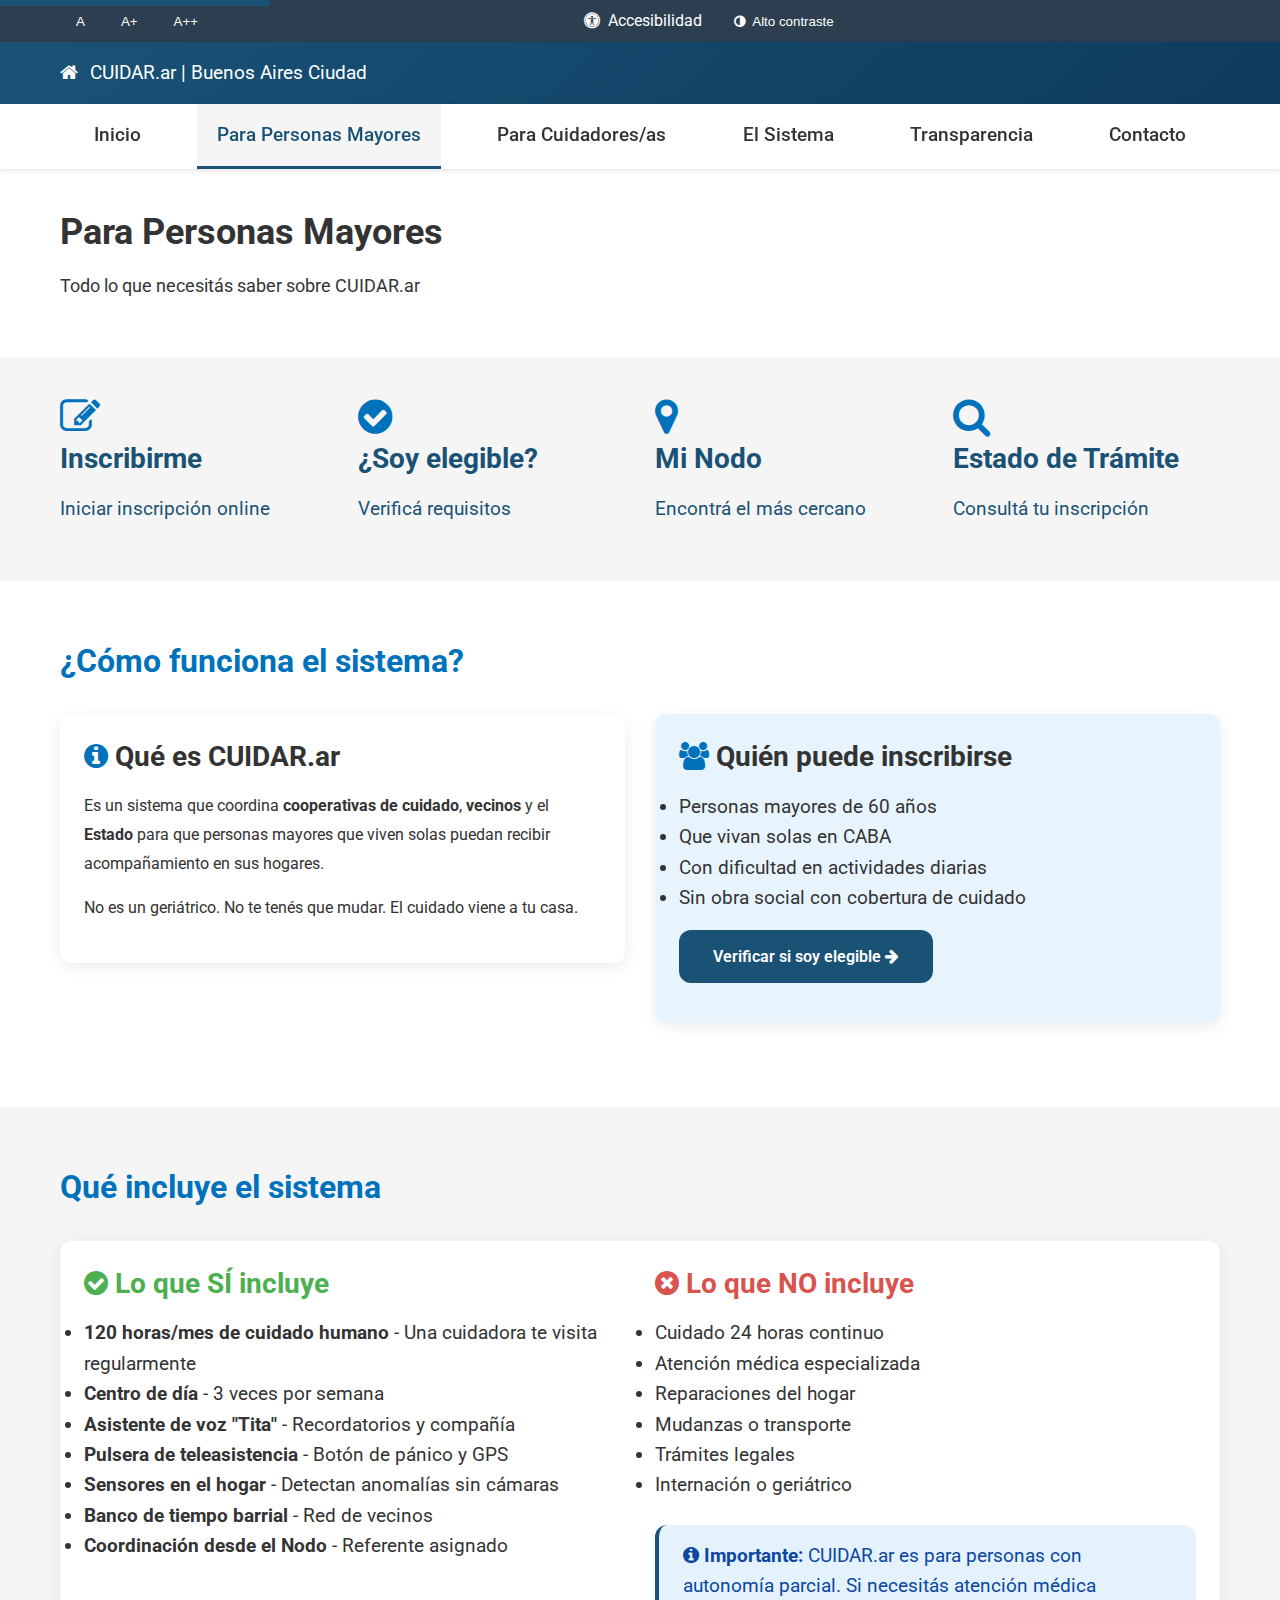
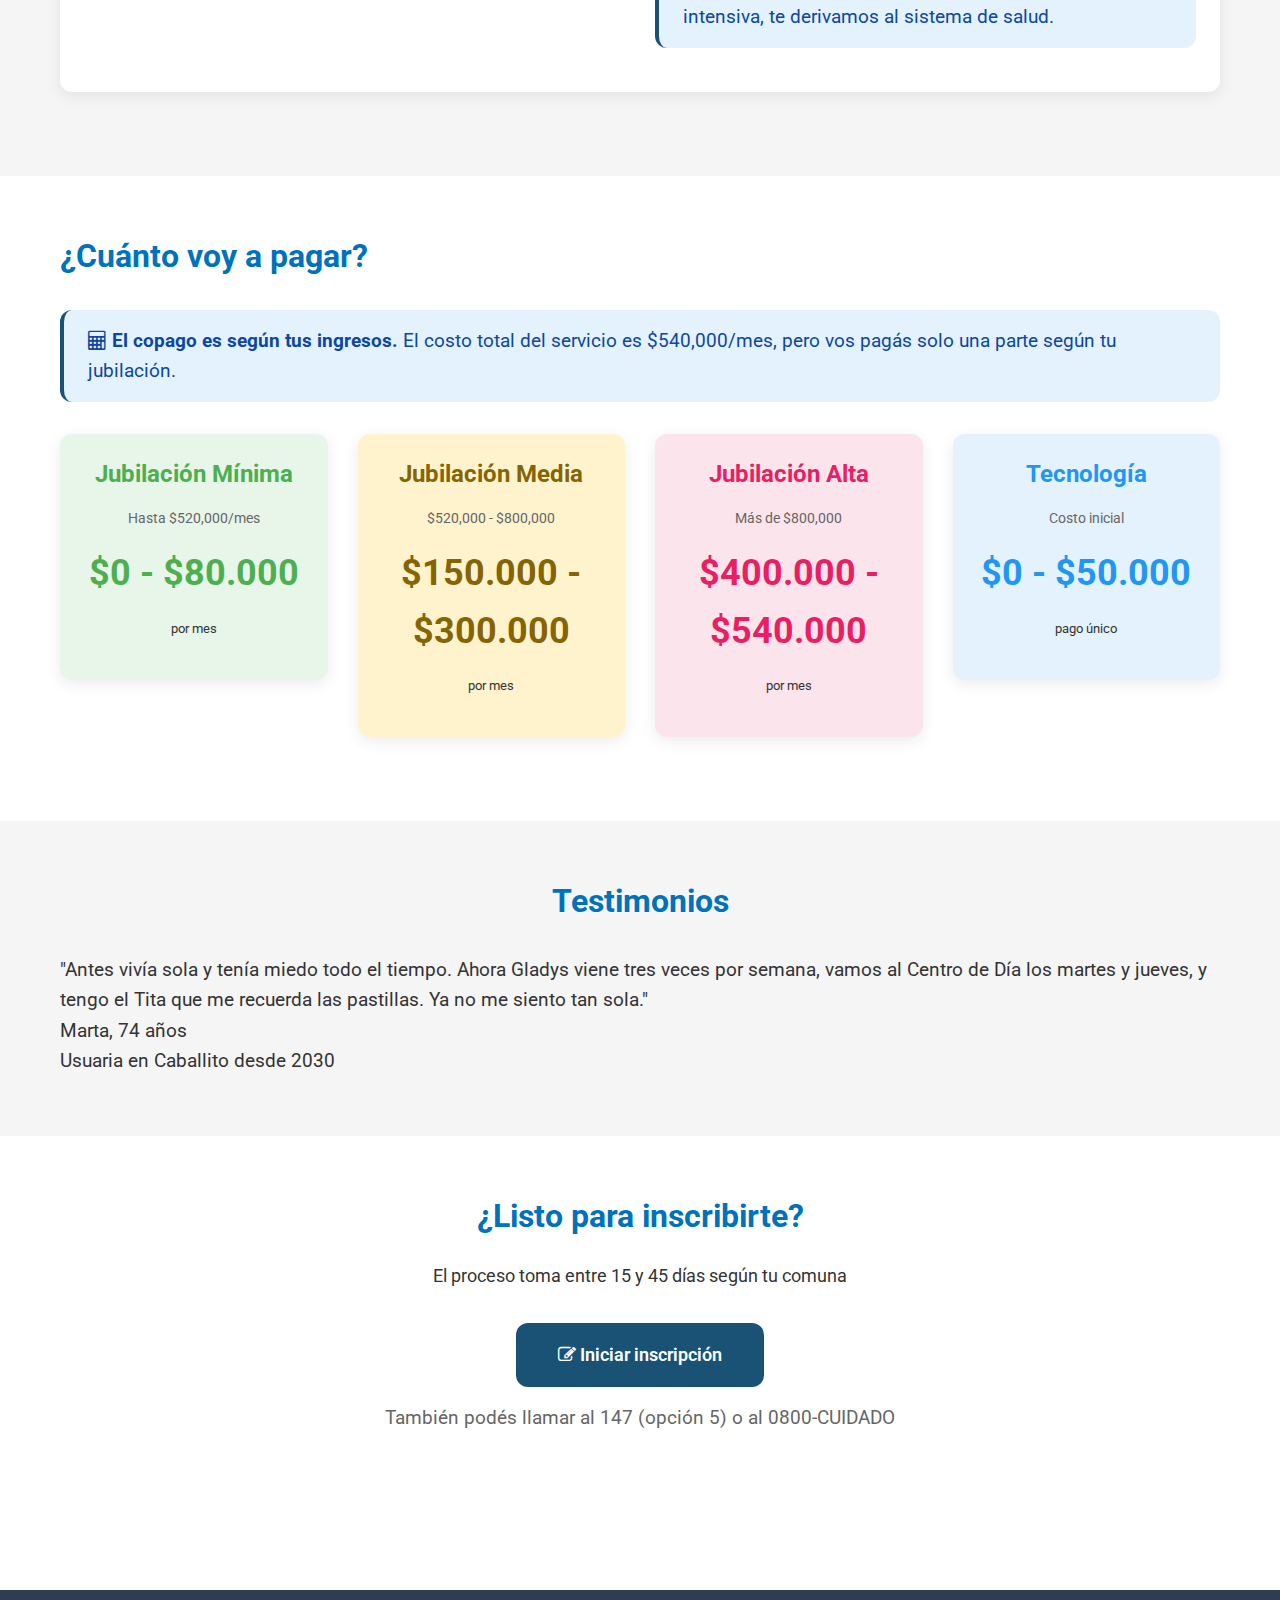
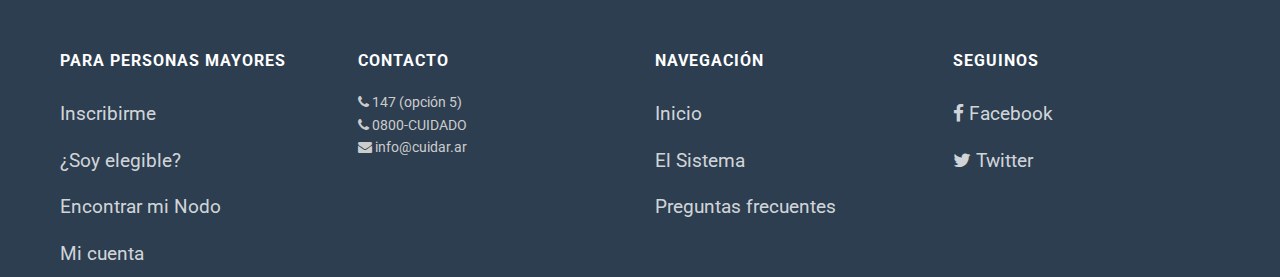
<file: personasmayores.html>
<!DOCTYPE html>
<html lang="es">
<head>
    <meta charset="UTF-8">
    <meta name="viewport" content="width=device-width, initial-scale=1.0">
    <meta name="description" content="Información para personas mayores sobre el sistema CUIDAR.ar">
    <title>Para Personas Mayores | CUIDAR.ar</title>
    <link href="https://cdnjs.cloudflare.com/ajax/libs/font-awesome/4.7.0/css/font-awesome.min.css" rel="stylesheet">
    <link href="https://fonts.googleapis.com/css2?family=Roboto:wght@300;400;500;700&display=swap" rel="stylesheet">
    <link href="styles.css" rel="stylesheet">
</head>
<body>
    <a href="#main-content" class="skip-to-main">Saltar al contenido principal</a>
    
    <div class="accessibility-bar">
        <div class="container">
            <div class="pull-left">
                <button onclick="adjustTextSize('normal')">A</button>
                <button onclick="adjustTextSize('large')">A+</button>
                <button onclick="adjustTextSize('xlarge')">A++</button>
            </div>
            <div class="pull-right">
                <span><i class="fa fa-universal-access"></i> Accesibilidad</span>
                <button onclick="toggleHighContrast()"><i class="fa fa-adjust"></i> Alto contraste</button>
            </div>
            <div class="clearfix"></div>
        </div>
    </div>
    
    <header class="header-gcba">
        <div class="container">
            <a href="index.html" class="logo"><i class="fa fa-home icon"></i>CUIDAR.ar | Buenos Aires Ciudad</a>
        </div>
    </header>
    
    <nav class="main-nav">
        <div class="container">
            <a href="index.html">Inicio</a>
            <a href="para-personas-mayores.html" class="active">Para Personas Mayores</a>
            <a href="para-cuidadores.html">Para Cuidadores/as</a>
            <a href="el-sistema.html">El Sistema</a>
            <a href="transparencia.html">Transparencia</a>
            <a href="contacto.html">Contacto</a>
        </div>
    </nav>
    
    <section class="hero" id="main-content" style="padding: 40px 0;">
        <div class="container">
            <h1 style="font-size: 36px;">Para Personas Mayores</h1>
            <p class="lead" style="font-size: 18px;">
                Todo lo que necesitás saber sobre CUIDAR.ar
            </p>
        </div>
    </section>
    
    <!-- ACCESOS RÁPIDOS -->
    <section style="padding: 40px 0; background-color: #F5F5F5;">
        <div class="container">
            <div class="row">
                <div class="col-md-3">
                    <a href="inscripcion.html" class="quick-access-card">
                        <i class="fa fa-edit" style="font-size: 40px; color: #0072BB;"></i>
                        <h3>Inscribirme</h3>
                        <p>Iniciar inscripción online</p>
                    </a>
                </div>
                <div class="col-md-3">
                    <a href="elegibilidad.html" class="quick-access-card">
                        <i class="fa fa-check-circle" style="font-size: 40px; color: #0072BB;"></i>
                        <h3>¿Soy elegible?</h3>
                        <p>Verificá requisitos</p>
                    </a>
                </div>
                <div class="col-md-3">
                    <a href="nodos.html" class="quick-access-card">
                        <i class="fa fa-map-marker" style="font-size: 40px; color: #0072BB;"></i>
                        <h3>Mi Nodo</h3>
                        <p>Encontrá el más cercano</p>
                    </a>
                </div>
                <div class="col-md-3">
                    <a href="estado-tramite.html" class="quick-access-card">
                        <i class="fa fa-search" style="font-size: 40px; color: #0072BB;"></i>
                        <h3>Estado de Trámite</h3>
                        <p>Consultá tu inscripción</p>
                    </a>
                </div>
            </div>
        </div>
    </section>
    
    <!-- CÓMO FUNCIONA -->
    <section style="padding: 60px 0;">
        <div class="container">
            <h2 style="color: #0072BB; margin-bottom: 32px;">¿Cómo funciona el sistema?</h2>
            
            <div class="row">
                <div class="col-md-6">
                    <div class="card">
                        <h3><i class="fa fa-info-circle" style="color: #0072BB;"></i> Qué es CUIDAR.ar</h3>
                        <p style="font-size: 16px; line-height: 1.8;">
                            Es un sistema que coordina <strong>cooperativas de cuidado</strong>, 
                            <strong>vecinos</strong> y el <strong>Estado</strong> para que personas mayores 
                            que viven solas puedan recibir acompañamiento en sus hogares.
                        </p>
                        <p style="font-size: 16px; line-height: 1.8;">
                            No es un geriátrico. No te tenés que mudar. El cuidado viene a tu casa.
                        </p>
                    </div>
                </div>
                
                <div class="col-md-6">
                    <div class="card" style="background-color: #E8F4FD;">
                        <h3><i class="fa fa-users" style="color: #0072BB;"></i> Quién puede inscribirse</h3>
                        <ul class="list-check">
                            <li>Personas mayores de 60 años</li>
                            <li>Que vivan solas en CABA</li>
                            <li>Con dificultad en actividades diarias</li>
                            <li>Sin obra social con cobertura de cuidado</li>
                        </ul>
                        <p style="margin-top: 16px;">
                            <a href="elegibilidad.html" class="btn btn-primary">
                                Verificar si soy elegible <i class="fa fa-arrow-right"></i>
                            </a>
                        </p>
                    </div>
                </div>
            </div>
        </div>
    </section>
    
    <!-- QUÉ INCLUYE -->
    <section id="beneficios" style="padding: 60px 0; background-color: #F5F5F5;">
        <div class="container">
            <h2 style="color: #0072BB; margin-bottom: 32px;">Qué incluye el sistema</h2>
            
            <div class="card" style="background-color: white;">
                <div class="row">
                    <div class="col-md-6">
                        <h3 style="color: #4CAF50;"><i class="fa fa-check-circle"></i> Lo que SÍ incluye</h3>
                        <ul class="list-check">
                            <li><strong>120 horas/mes de cuidado humano</strong> - Una cuidadora te visita regularmente</li>
                            <li><strong>Centro de día</strong> - 3 veces por semana</li>
                            <li><strong>Asistente de voz "Tita"</strong> - Recordatorios y compañía</li>
                            <li><strong>Pulsera de teleasistencia</strong> - Botón de pánico y GPS</li>
                            <li><strong>Sensores en el hogar</strong> - Detectan anomalías sin cámaras</li>
                            <li><strong>Banco de tiempo barrial</strong> - Red de vecinos</li>
                            <li><strong>Coordinación desde el Nodo</strong> - Referente asignado</li>
                        </ul>
                    </div>
                    
                    <div class="col-md-6">
                        <h3 style="color: #D9534F;"><i class="fa fa-times-circle"></i> Lo que NO incluye</h3>
                        <ul class="list-check list-cross">
                            <li>Cuidado 24 horas continuo</li>
                            <li>Atención médica especializada</li>
                            <li>Reparaciones del hogar</li>
                            <li>Mudanzas o transporte</li>
                            <li>Trámites legales</li>
                            <li>Internación o geriátrico</li>
                        </ul>
                        
                        <div class="alert alert-info" style="margin-top: 24px;">
                            <strong><i class="fa fa-info-circle"></i> Importante:</strong> 
                            CUIDAR.ar es para personas con autonomía parcial. 
                            Si necesitás atención médica intensiva, te derivamos al sistema de salud.
                        </div>
                    </div>
                </div>
            </div>
        </div>
    </section>
    
    <!-- COPAGO -->
    <section style="padding: 60px 0;">
        <div class="container">
            <h2 style="color: #0072BB; margin-bottom: 32px;">¿Cuánto voy a pagar?</h2>
            
            <div class="alert alert-info">
                <strong><i class="fa fa-calculator"></i> El copago es según tus ingresos.</strong> 
                El costo total del servicio es $540,000/mes, pero vos pagás solo una parte según tu jubilación.
            </div>
            
            <div class="row" style="margin-top: 32px;">
                <div class="col-md-3">
                    <div class="card" style="text-align: center; background-color: #E8F5E9;">
                        <h4 style="color: #4CAF50;">Jubilación Mínima</h4>
                        <p style="font-size: 14px; color: #666;">Hasta $520,000/mes</p>
                        <div style="font-size: 36px; font-weight: 700; color: #4CAF50; margin: 16px 0;">
                            $0 - $80.000
                        </div>
                        <p style="font-size: 13px;">por mes</p>
                    </div>
                </div>
                
                <div class="col-md-3">
                    <div class="card" style="text-align: center; background-color: #FFF3CD;">
                        <h4 style="color: #856404;">Jubilación Media</h4>
                        <p style="font-size: 14px; color: #666;">$520,000 - $800,000</p>
                        <div style="font-size: 36px; font-weight: 700; color: #856404; margin: 16px 0;">
                            $150.000 - $300.000
                        </div>
                        <p style="font-size: 13px;">por mes</p>
                    </div>
                </div>
                
                <div class="col-md-3">
                    <div class="card" style="text-align: center; background-color: #FCE4EC;">
                        <h4 style="color: #E91E63;">Jubilación Alta</h4>
                        <p style="font-size: 14px; color: #666;">Más de $800,000</p>
                        <div style="font-size: 36px; font-weight: 700; color: #E91E63; margin: 16px 0;">
                            $400.000 - $540.000
                        </div>
                        <p style="font-size: 13px;">por mes</p>
                    </div>
                </div>
                
                <div class="col-md-3">
                    <div class="card" style="text-align: center; background-color: #E3F2FD;">
                        <h4 style="color: #2196F3;">Tecnología</h4>
                        <p style="font-size: 14px; color: #666;">Costo inicial</p>
                        <div style="font-size: 36px; font-weight: 700; color: #2196F3; margin: 16px 0;">
                            $0 - $50.000
                        </div>
                        <p style="font-size: 13px;">pago único</p>
                    </div>
                </div>
            </div>
        </div>
    </section>
    
    <!-- TESTIMONIO -->
    <section style="padding: 60px 0; background-color: #F5F5F5;">
        <div class="container">
            <h2 style="color: #0072BB; margin-bottom: 32px; text-align: center;">Testimonios</h2>
            
            <div class="testimonial">
                <div class="testimonial-text">
                    "Antes vivía sola y tenía miedo todo el tiempo. Ahora Gladys viene tres veces por semana, 
                    vamos al Centro de Día los martes y jueves, y tengo el Tita que me recuerda las pastillas. 
                    Ya no me siento tan sola."
                </div>
                <div class="testimonial-author">Marta, 74 años</div>
                <div class="testimonial-role">Usuaria en Caballito desde 2030</div>
            </div>
        </div>
    </section>
    
    <!-- CTA FINAL -->
    <section style="padding: 60px 0; text-align: center;">
        <div class="container">
            <h2 style="color: #0072BB; margin-bottom: 24px;">¿Listo para inscribirte?</h2>
            <p style="font-size: 18px; margin-bottom: 32px;">
                El proceso toma entre 15 y 45 días según tu comuna
            </p>
            <a href="inscripcion.html" class="btn btn-primary btn-lg">
                <i class="fa fa-edit"></i> Iniciar inscripción
            </a>
            <p style="margin-top: 16px; color: #666;">
                También podés llamar al 147 (opción 5) o al 0800-CUIDADO
            </p>
        </div>
    </section>
    
    <footer>
        <div class="container">
            <div class="row">
                <div class="col-md-3">
                    <h4>PARA PERSONAS MAYORES</h4>
                    <a href="inscripcion.html">Inscribirme</a>
                    <a href="elegibilidad.html">¿Soy elegible?</a>
                    <a href="nodos.html">Encontrar mi Nodo</a>
                    <a href="mi-cuenta.html">Mi cuenta</a>
                </div>
                <div class="col-md-3">
                    <h4>CONTACTO</h4>
                    <p style="font-size: 14px; color: #CCCCCC;">
                        <i class="fa fa-phone"></i> 147 (opción 5)<br>
                        <i class="fa fa-phone"></i> 0800-CUIDADO<br>
                        <i class="fa fa-envelope"></i> info@cuidar.ar
                    </p>
                </div>
                <div class="col-md-3">
                    <h4>NAVEGACIÓN</h4>
                    <a href="index.html">Inicio</a>
                    <a href="el-sistema.html">El Sistema</a>
                    <a href="preguntas-frecuentes.html">Preguntas frecuentes</a>
                </div>
                <div class="col-md-3">
                    <h4>SEGUINOS</h4>
                    <a href="#"><i class="fa fa-facebook"></i> Facebook</a>
                    <a href="#"><i class="fa fa-twitter"></i> Twitter</a>
                    <a href="#"><i class=
</file>
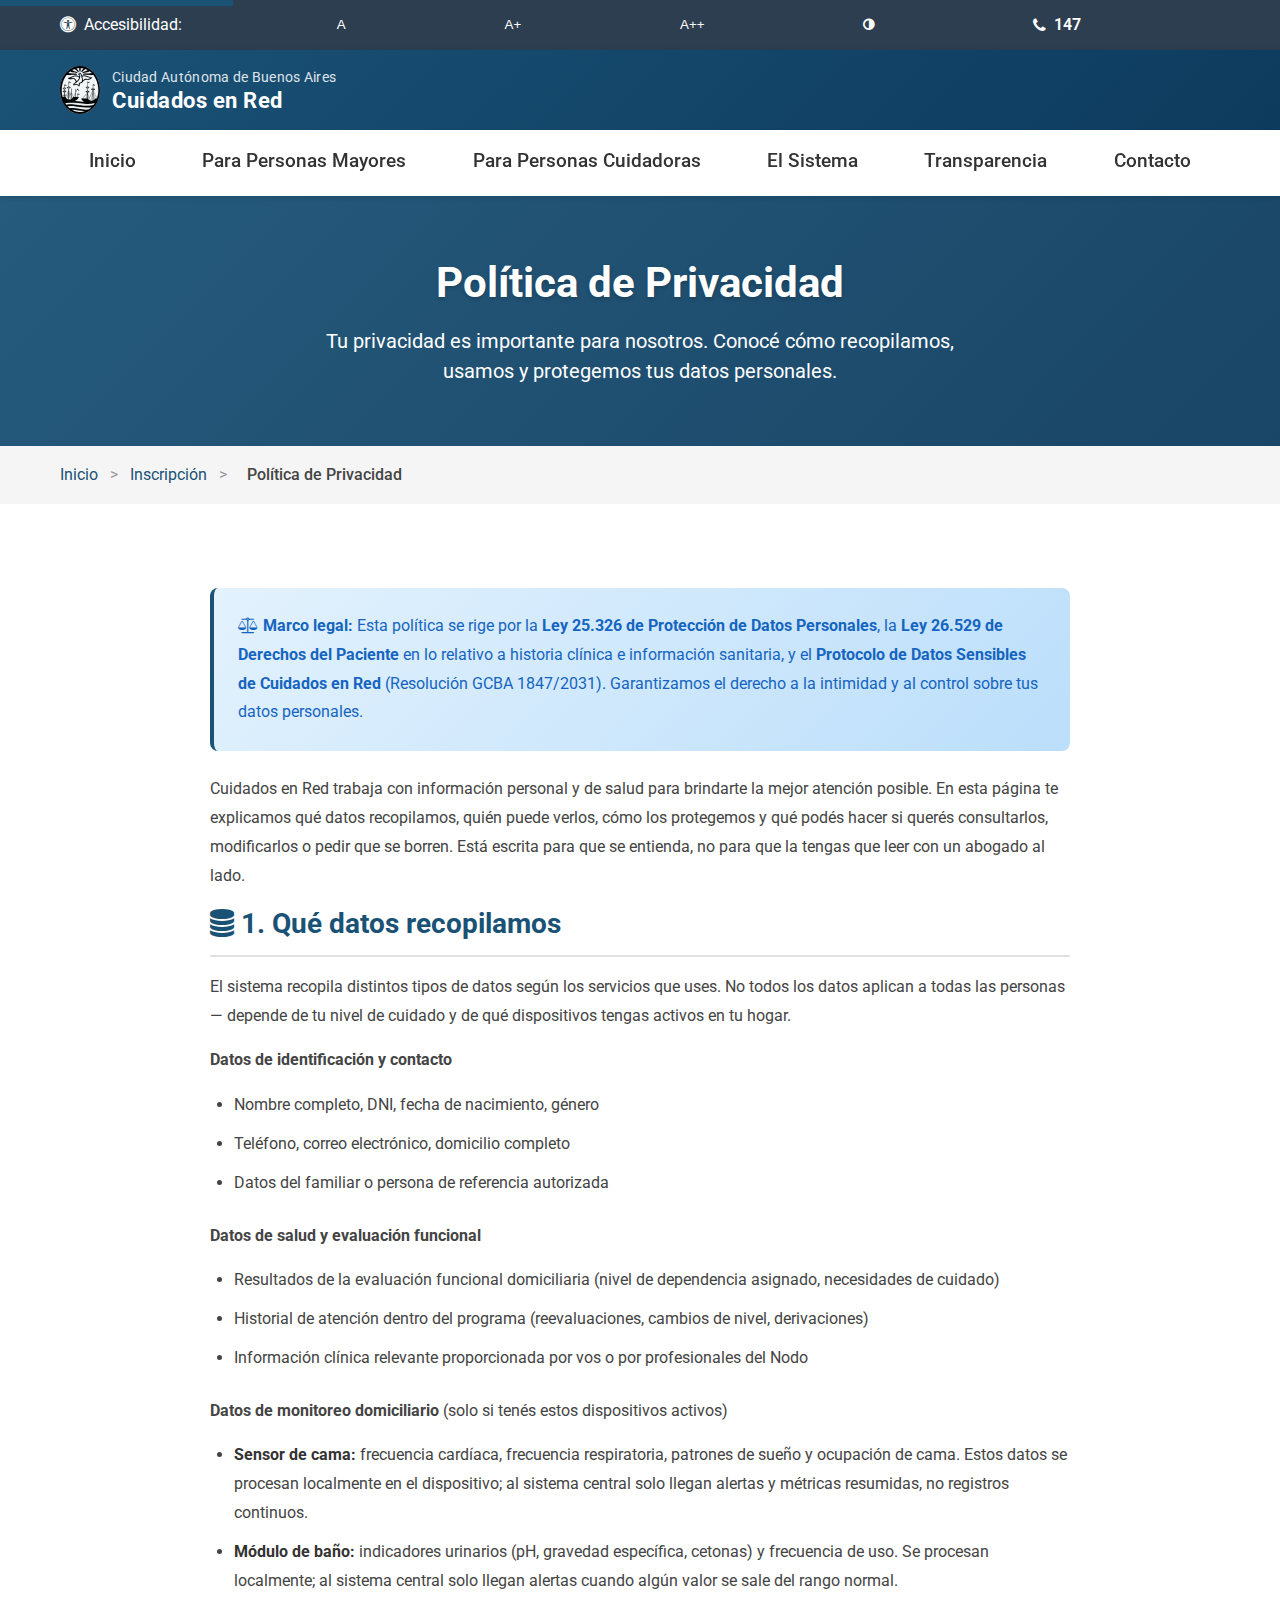
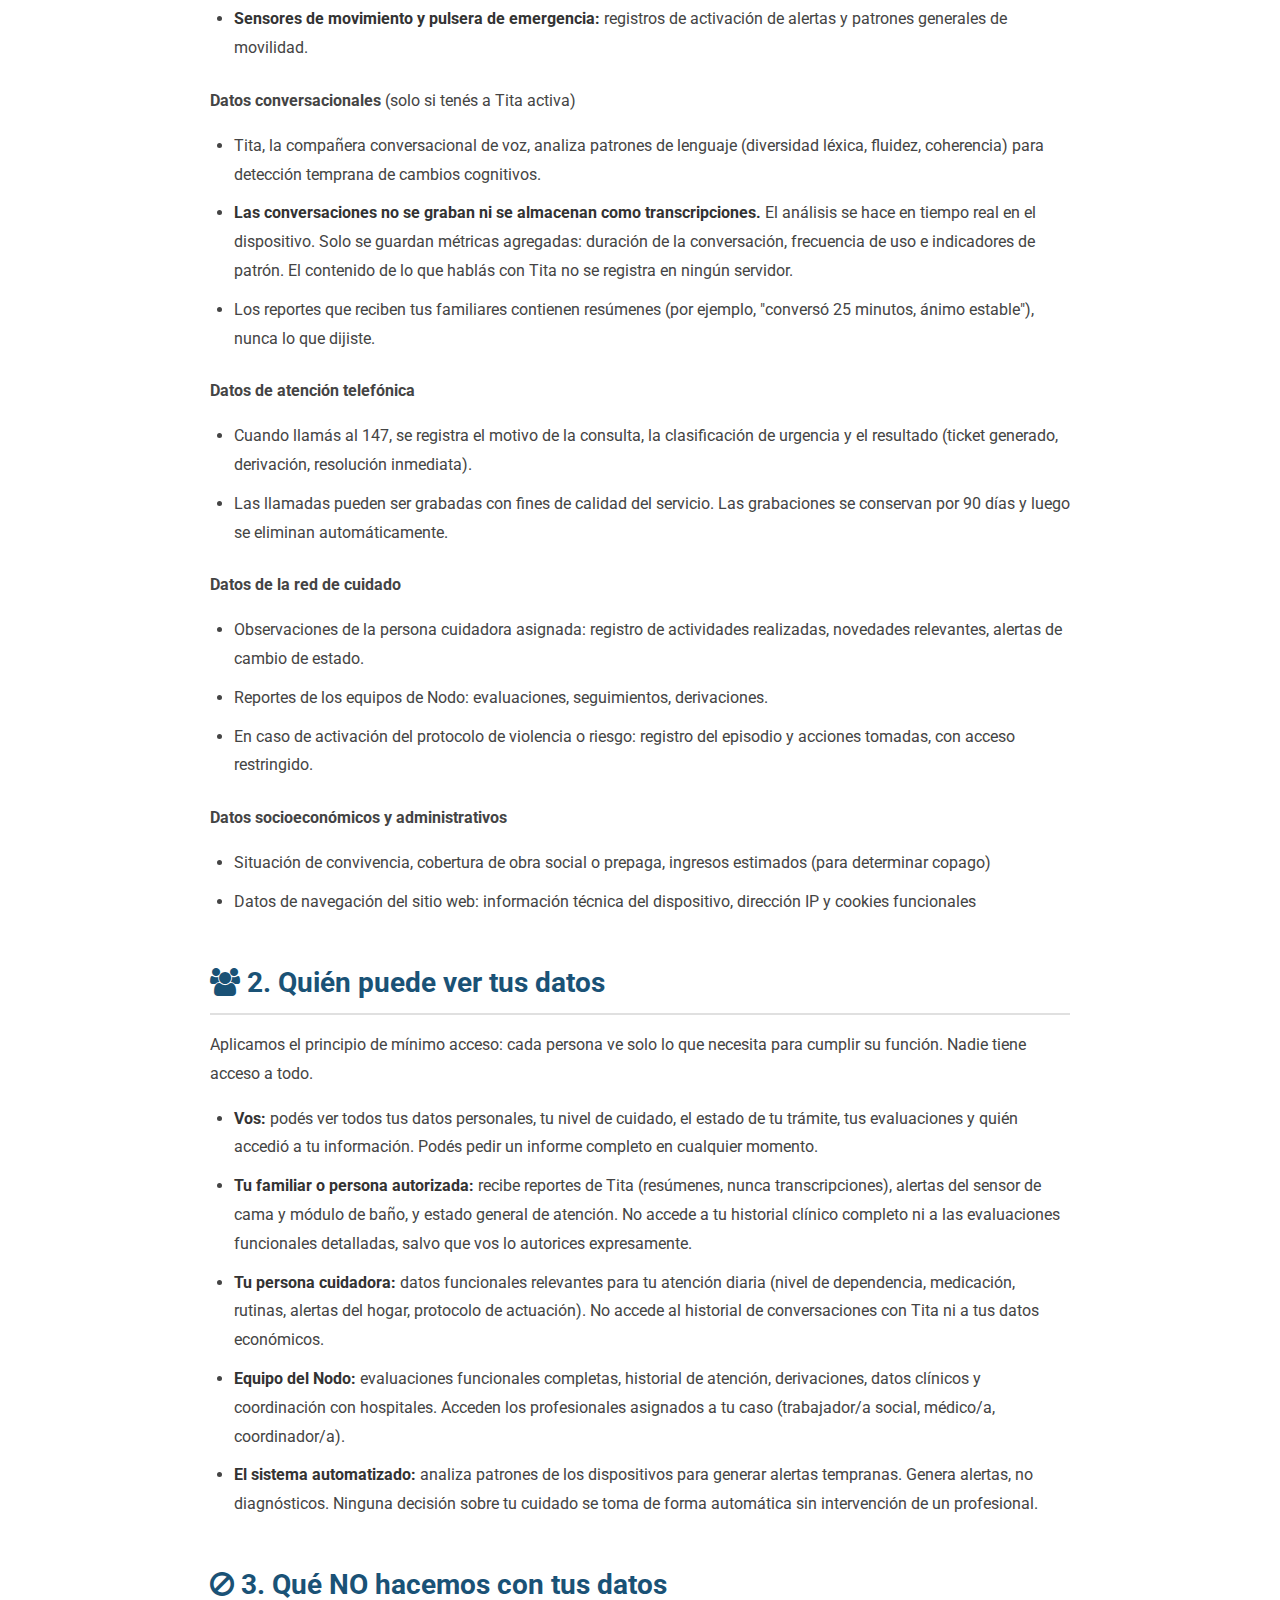
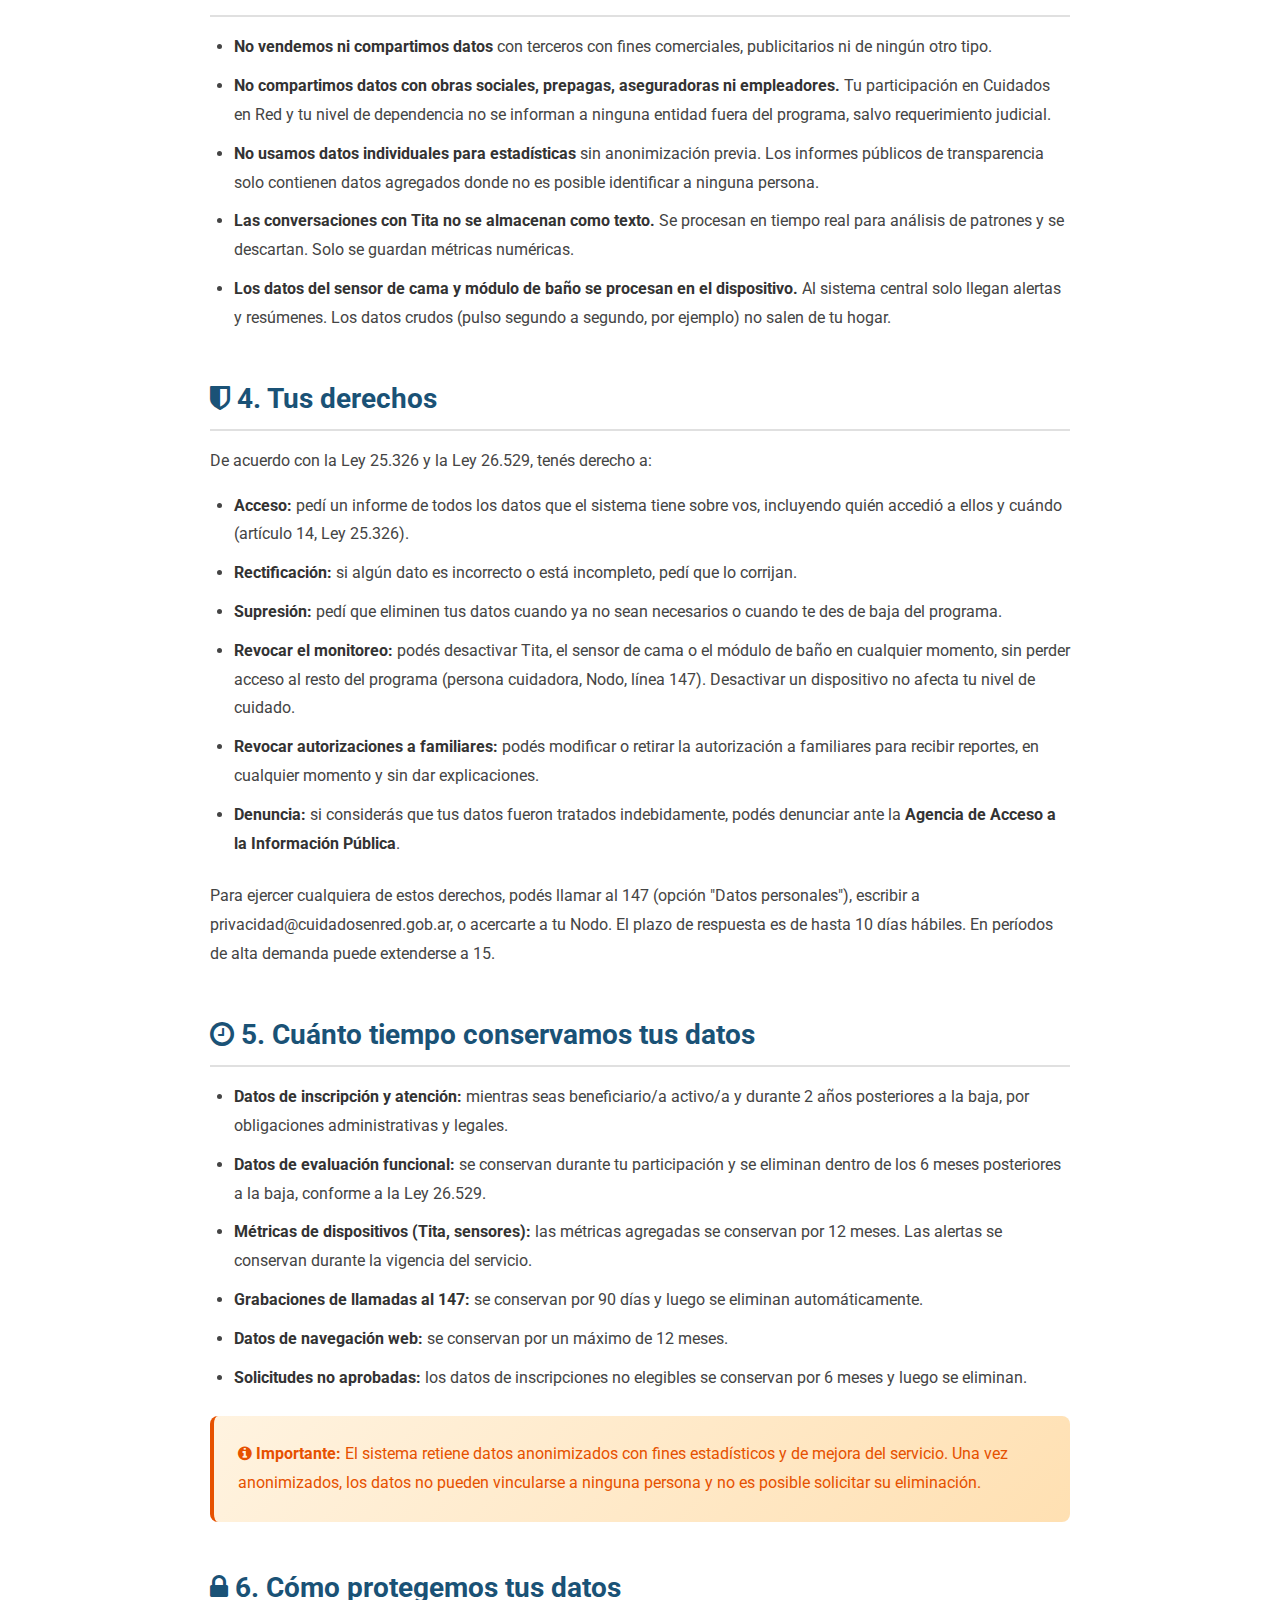
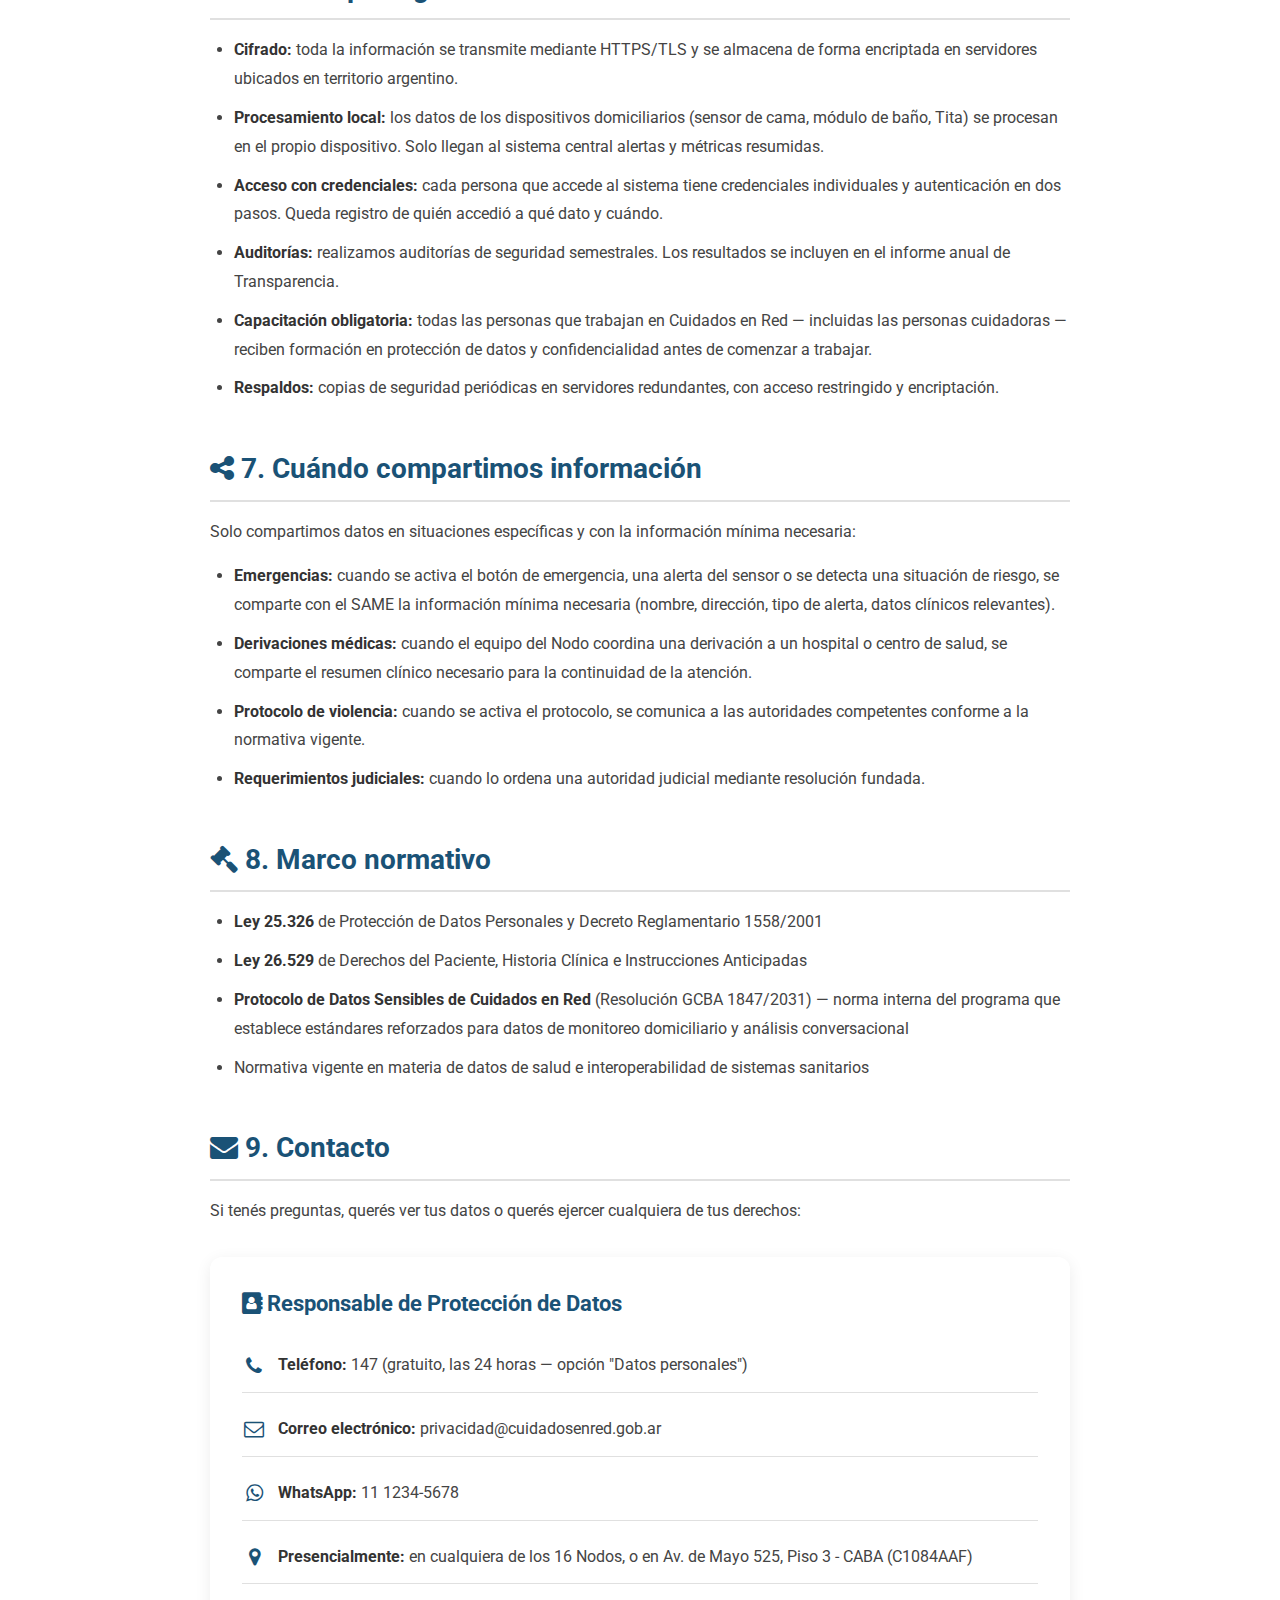
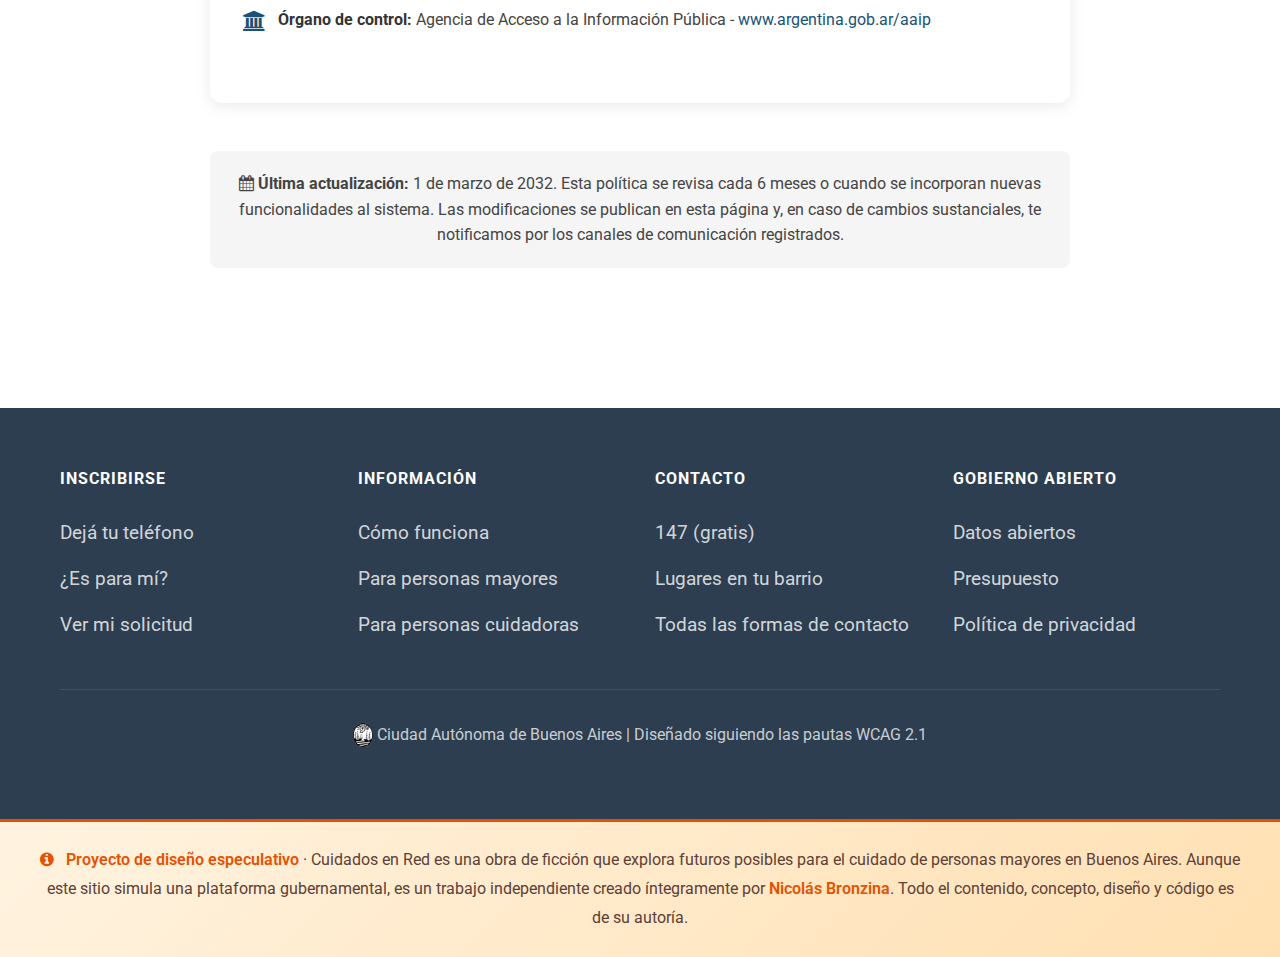
<file: politica-privacidad.html>
<!DOCTYPE html>
<html lang="es">
<head>
    <meta charset="UTF-8">
    <meta name="viewport" content="width=device-width, initial-scale=1.0">
    <meta name="description" content="Política de Privacidad de Cuidados en Red. Conocé qué datos recopilamos, quién accede a ellos, cómo los protegemos y cuáles son tus derechos conforme a la Ley 25.326.">
    <title>Política de Privacidad | Cuidados en Red</title>
    <link href="https://cdnjs.cloudflare.com/ajax/libs/font-awesome/4.7.0/css/font-awesome.min.css" rel="stylesheet">
    <link href="https://fonts.googleapis.com/css2?family=Roboto:wght@300;400;500;700&display=swap" rel="stylesheet">
    <link href="styles.css" rel="stylesheet">
    <style>
        .hero-privacidad {
            background: linear-gradient(135deg, rgba(26,82,118,0.95), rgba(13,59,94,0.95));
            color: white;
            padding: 60px 0;
            text-align: center;
        }

        .hero-privacidad h1 {
            font-size: 42px;
            margin-bottom: 16px;
            font-weight: 700;
            text-shadow: 0 2px 4px rgba(0,0,0,0.2);
        }

        .hero-privacidad .lead {
            font-size: 20px;
            line-height: 1.5;
            max-width: 700px;
            margin: 0 auto;
        }

        .breadcrumb {
            background-color: #F5F5F5;
            padding: 16px 0;
            font-size: 16px;
        }

        .breadcrumb a {
            color: var(--color-primary);
            text-decoration: none;
        }

        .breadcrumb a:hover {
            text-decoration: underline;
        }

        .breadcrumb span {
            color: #999;
            margin: 0 8px;
        }

        .breadcrumb .current {
            color: #444;
            font-weight: 500;
        }

        .policy-content {
            padding: 60px 0;
        }

        .policy-container {
            max-width: 860px;
            margin: 0 auto;
        }

        .policy-container h2 {
            color: var(--color-primary);
            font-size: 28px;
            margin-top: 48px;
            margin-bottom: 16px;
            padding-bottom: 12px;
            border-bottom: 2px solid #E0E0E0;
        }

        .policy-container h2:first-of-type {
            margin-top: 0;
        }

        .policy-container p {
            color: #444;
            line-height: 1.8;
            margin-bottom: 16px;
            font-size: 16px;
        }

        .policy-container ul {
            padding-left: 24px;
            margin-bottom: 24px;
        }

        .policy-container ul li {
            color: #444;
            line-height: 1.8;
            margin-bottom: 10px;
            font-size: 16px;
        }

        .policy-container ul li strong {
            color: #333;
        }

        .policy-update {
            background-color: #F5F5F5;
            padding: 20px 24px;
            border-radius: 8px;
            margin-top: 48px;
            font-size: 16px;
            color: #444;
            text-align: center;
        }

        .legal-highlight {
            background: linear-gradient(135deg, #E3F2FD, #BBDEFB);
            border-left: 4px solid var(--color-primary);
            padding: 24px;
            border-radius: 8px;
            margin: 24px 0;
        }

        .legal-highlight p {
            margin-bottom: 0;
            color: #1565C0;
        }

        .contact-box {
            background-color: white;
            border-radius: 12px;
            padding: 32px;
            box-shadow: 0 4px 16px rgba(0,0,0,0.08);
            margin-top: 32px;
        }

        .contact-box h3 {
            color: var(--color-primary);
            font-size: 22px;
            margin-bottom: 20px;
        }

        .contact-box ul {
            list-style: none;
            padding-left: 0;
        }

        .contact-box ul li {
            padding: 12px 0;
            border-bottom: 1px solid #E0E0E0;
            display: flex;
            align-items: center;
            gap: 12px;
        }

        .contact-box ul li:last-child {
            border-bottom: none;
        }

        .contact-box ul li i {
            color: var(--color-primary);
            font-size: 20px;
            width: 24px;
            text-align: center;
        }

        @media (max-width: 767px) {
            .hero-privacidad h1 {
                font-size: 28px;
            }
            .hero-privacidad .lead {
                font-size: 16px;
            }
            .policy-container h2 {
                font-size: 22px;
            }
        }
    </style>
</head>
<body>
    <a href="#main-content" class="skip-to-main">Ir al contenido principal</a>

    <div class="accessibility-bar">
        <div class="container clearfix">
            <span><i class="fa fa-universal-access" aria-hidden="true"></i> Accesibilidad:</span>
            <button onclick="adjustTextSize('normal')" aria-label="Texto normal">A</button>
            <button onclick="adjustTextSize('large')" aria-label="Texto grande">A+</button>
            <button onclick="adjustTextSize('xlarge')" aria-label="Texto extra grande">A++</button>
            <button onclick="toggleHighContrast()" aria-label="Alto contraste">
                <i class="fa fa-adjust" aria-hidden="true"></i>
            </button>
            <a href="tel:147" class="accessibility-phone" aria-label="Llamar al 147">
                <i class="fa fa-phone" aria-hidden="true"></i> 147
            </a>
        </div>
    </div>

    <header class="header-gcba" role="banner">
        <div class="container">
            <a href="index.html" class="logo">
                <img src="img/escudo-caba.svg" alt="Escudo de la Ciudad Autónoma de Buenos Aires" class="escudo" width="40" height="48">
                <div class="logo-text">
                    <span class="institutional">Ciudad Autónoma de Buenos Aires</span>
                    <span class="program-name">Cuidados en Red</span>
                </div>
            </a>
        </div>
    </header>

    <nav class="main-nav" role="navigation" aria-label="Navegación principal">
        <div class="container">
            <button class="nav-toggle" aria-label="Abrir menú de navegación" aria-expanded="false">
                <i class="fa fa-bars" aria-hidden="true"></i>
            </button>
            <div class="nav-links">
                <a href="index.html">Inicio</a>
                <a href="para-personas-mayores.html">Para Personas Mayores</a>
                <a href="para-cuidadores.html">Para Personas Cuidadoras</a>
                <a href="el-sistema.html">El Sistema</a>
                <a href="transparencia.html">Transparencia</a>
                <a href="contacto.html">Contacto</a>
            </div>
        </div>
    </nav>

    <main id="main-content">
        <section class="hero-privacidad">
            <div class="container">
                <h1>Política de Privacidad</h1>
                <p class="lead">
                    Tu privacidad es importante para nosotros. Conocé cómo recopilamos, usamos y protegemos tus datos personales.
                </p>
            </div>
        </section>

        <nav class="breadcrumb" aria-label="Migas de pan">
            <div class="container">
                <a href="index.html">Inicio</a>
                <span aria-hidden="true">&gt;</span>
                <a href="inscripcion.html">Inscripción</a>
                <span aria-hidden="true">&gt;</span>
                <span class="current" aria-current="page">Política de Privacidad</span>
            </div>
        </nav>

        <section class="policy-content">
            <div class="container">
                <div class="policy-container">

                    <div class="legal-highlight">
                        <p>
                            <i class="fa fa-balance-scale" aria-hidden="true"></i>
                            <strong>Marco legal:</strong> Esta política se rige por la <strong>Ley 25.326 de Protección de Datos Personales</strong>, la <strong>Ley 26.529 de Derechos del Paciente</strong> en lo relativo a historia clínica e información sanitaria, y el <strong>Protocolo de Datos Sensibles de Cuidados en Red</strong> (Resolución GCBA 1847/2031). Garantizamos el derecho a la intimidad y al control sobre tus datos personales.
                        </p>
                    </div>

                    <p>
                        Cuidados en Red trabaja con información personal y de salud para brindarte la mejor atención posible. En esta página te explicamos qué datos recopilamos, quién puede verlos, cómo los protegemos y qué podés hacer si querés consultarlos, modificarlos o pedir que se borren. Está escrita para que se entienda, no para que la tengas que leer con un abogado al lado.
                    </p>

                    <!-- Sección 1: Datos que recopilamos -->
                    <h2><i class="fa fa-database" aria-hidden="true"></i> 1. Qué datos recopilamos</h2>
                    <p>
                        El sistema recopila distintos tipos de datos según los servicios que uses. No todos los datos aplican a todas las personas — depende de tu nivel de cuidado y de qué dispositivos tengas activos en tu hogar.
                    </p>

                    <p><strong>Datos de identificación y contacto</strong></p>
                    <ul>
                        <li>Nombre completo, DNI, fecha de nacimiento, género</li>
                        <li>Teléfono, correo electrónico, domicilio completo</li>
                        <li>Datos del familiar o persona de referencia autorizada</li>
                    </ul>

                    <p><strong>Datos de salud y evaluación funcional</strong></p>
                    <ul>
                        <li>Resultados de la evaluación funcional domiciliaria (nivel de dependencia asignado, necesidades de cuidado)</li>
                        <li>Historial de atención dentro del programa (reevaluaciones, cambios de nivel, derivaciones)</li>
                        <li>Información clínica relevante proporcionada por vos o por profesionales del Nodo</li>
                    </ul>

                    <p><strong>Datos de monitoreo domiciliario</strong> (solo si tenés estos dispositivos activos)</p>
                    <ul>
                        <li><strong>Sensor de cama:</strong> frecuencia cardíaca, frecuencia respiratoria, patrones de sueño y ocupación de cama. Estos datos se procesan localmente en el dispositivo; al sistema central solo llegan alertas y métricas resumidas, no registros continuos.</li>
                        <li><strong>Módulo de baño:</strong> indicadores urinarios (pH, gravedad específica, cetonas) y frecuencia de uso. Se procesan localmente; al sistema central solo llegan alertas cuando algún valor se sale del rango normal.</li>
                        <li><strong>Sensores de movimiento y pulsera de emergencia:</strong> registros de activación de alertas y patrones generales de movilidad.</li>
                    </ul>

                    <p><strong>Datos conversacionales</strong> (solo si tenés a Tita activa)</p>
                    <ul>
                        <li>Tita, la compañera conversacional de voz, analiza patrones de lenguaje (diversidad léxica, fluidez, coherencia) para detección temprana de cambios cognitivos.</li>
                        <li><strong>Las conversaciones no se graban ni se almacenan como transcripciones.</strong> El análisis se hace en tiempo real en el dispositivo. Solo se guardan métricas agregadas: duración de la conversación, frecuencia de uso e indicadores de patrón. El contenido de lo que hablás con Tita no se registra en ningún servidor.</li>
                        <li>Los reportes que reciben tus familiares contienen resúmenes (por ejemplo, "conversó 25 minutos, ánimo estable"), nunca lo que dijiste.</li>
                    </ul>

                    <p><strong>Datos de atención telefónica</strong></p>
                    <ul>
                        <li>Cuando llamás al 147, se registra el motivo de la consulta, la clasificación de urgencia y el resultado (ticket generado, derivación, resolución inmediata).</li>
                        <li>Las llamadas pueden ser grabadas con fines de calidad del servicio. Las grabaciones se conservan por 90 días y luego se eliminan automáticamente.</li>
                    </ul>

                    <p><strong>Datos de la red de cuidado</strong></p>
                    <ul>
                        <li>Observaciones de la persona cuidadora asignada: registro de actividades realizadas, novedades relevantes, alertas de cambio de estado.</li>
                        <li>Reportes de los equipos de Nodo: evaluaciones, seguimientos, derivaciones.</li>
                        <li>En caso de activación del protocolo de violencia o riesgo: registro del episodio y acciones tomadas, con acceso restringido.</li>
                    </ul>

                    <p><strong>Datos socioeconómicos y administrativos</strong></p>
                    <ul>
                        <li>Situación de convivencia, cobertura de obra social o prepaga, ingresos estimados (para determinar copago)</li>
                        <li>Datos de navegación del sitio web: información técnica del dispositivo, dirección IP y cookies funcionales</li>
                    </ul>

                    <!-- Sección 2: Quién accede a qué -->
                    <h2><i class="fa fa-users" aria-hidden="true"></i> 2. Quién puede ver tus datos</h2>
                    <p>
                        Aplicamos el principio de mínimo acceso: cada persona ve solo lo que necesita para cumplir su función. Nadie tiene acceso a todo.
                    </p>
                    <ul>
                        <li><strong>Vos:</strong> podés ver todos tus datos personales, tu nivel de cuidado, el estado de tu trámite, tus evaluaciones y quién accedió a tu información. Podés pedir un informe completo en cualquier momento.</li>
                        <li><strong>Tu familiar o persona autorizada:</strong> recibe reportes de Tita (resúmenes, nunca transcripciones), alertas del sensor de cama y módulo de baño, y estado general de atención. No accede a tu historial clínico completo ni a las evaluaciones funcionales detalladas, salvo que vos lo autorices expresamente.</li>
                        <li><strong>Tu persona cuidadora:</strong> datos funcionales relevantes para tu atención diaria (nivel de dependencia, medicación, rutinas, alertas del hogar, protocolo de actuación). No accede al historial de conversaciones con Tita ni a tus datos económicos.</li>
                        <li><strong>Equipo del Nodo:</strong> evaluaciones funcionales completas, historial de atención, derivaciones, datos clínicos y coordinación con hospitales. Acceden los profesionales asignados a tu caso (trabajador/a social, médico/a, coordinador/a).</li>
                        <li><strong>El sistema automatizado:</strong> analiza patrones de los dispositivos para generar alertas tempranas. Genera alertas, no diagnósticos. Ninguna decisión sobre tu cuidado se toma de forma automática sin intervención de un profesional.</li>
                    </ul>

                    <!-- Sección 3: Qué NO hacemos -->
                    <h2><i class="fa fa-ban" aria-hidden="true"></i> 3. Qué NO hacemos con tus datos</h2>
                    <ul>
                        <li><strong>No vendemos ni compartimos datos</strong> con terceros con fines comerciales, publicitarios ni de ningún otro tipo.</li>
                        <li><strong>No compartimos datos con obras sociales, prepagas, aseguradoras ni empleadores.</strong> Tu participación en Cuidados en Red y tu nivel de dependencia no se informan a ninguna entidad fuera del programa, salvo requerimiento judicial.</li>
                        <li><strong>No usamos datos individuales para estadísticas</strong> sin anonimización previa. Los informes públicos de transparencia solo contienen datos agregados donde no es posible identificar a ninguna persona.</li>
                        <li><strong>Las conversaciones con Tita no se almacenan como texto.</strong> Se procesan en tiempo real para análisis de patrones y se descartan. Solo se guardan métricas numéricas.</li>
                        <li><strong>Los datos del sensor de cama y módulo de baño se procesan en el dispositivo.</strong> Al sistema central solo llegan alertas y resúmenes. Los datos crudos (pulso segundo a segundo, por ejemplo) no salen de tu hogar.</li>
                    </ul>

                    <!-- Sección 4: Tus derechos -->
                    <h2><i class="fa fa-shield" aria-hidden="true"></i> 4. Tus derechos</h2>
                    <p>
                        De acuerdo con la Ley 25.326 y la Ley 26.529, tenés derecho a:
                    </p>
                    <ul>
                        <li><strong>Acceso:</strong> pedí un informe de todos los datos que el sistema tiene sobre vos, incluyendo quién accedió a ellos y cuándo (artículo 14, Ley 25.326).</li>
                        <li><strong>Rectificación:</strong> si algún dato es incorrecto o está incompleto, pedí que lo corrijan.</li>
                        <li><strong>Supresión:</strong> pedí que eliminen tus datos cuando ya no sean necesarios o cuando te des de baja del programa.</li>
                        <li><strong>Revocar el monitoreo:</strong> podés desactivar Tita, el sensor de cama o el módulo de baño en cualquier momento, sin perder acceso al resto del programa (persona cuidadora, Nodo, línea 147). Desactivar un dispositivo no afecta tu nivel de cuidado.</li>
                        <li><strong>Revocar autorizaciones a familiares:</strong> podés modificar o retirar la autorización a familiares para recibir reportes, en cualquier momento y sin dar explicaciones.</li>
                        <li><strong>Denuncia:</strong> si considerás que tus datos fueron tratados indebidamente, podés denunciar ante la <strong>Agencia de Acceso a la Información Pública</strong>.</li>
                    </ul>
                    <p>
                        Para ejercer cualquiera de estos derechos, podés llamar al 147 (opción "Datos personales"), escribir a privacidad@cuidadosenred.gob.ar, o acercarte a tu Nodo. El plazo de respuesta es de hasta 10 días hábiles. En períodos de alta demanda puede extenderse a 15.
                    </p>

                    <!-- Sección 5: Conservación -->
                    <h2><i class="fa fa-clock-o" aria-hidden="true"></i> 5. Cuánto tiempo conservamos tus datos</h2>
                    <ul>
                        <li><strong>Datos de inscripción y atención:</strong> mientras seas beneficiario/a activo/a y durante 2 años posteriores a la baja, por obligaciones administrativas y legales.</li>
                        <li><strong>Datos de evaluación funcional:</strong> se conservan durante tu participación y se eliminan dentro de los 6 meses posteriores a la baja, conforme a la Ley 26.529.</li>
                        <li><strong>Métricas de dispositivos (Tita, sensores):</strong> las métricas agregadas se conservan por 12 meses. Las alertas se conservan durante la vigencia del servicio.</li>
                        <li><strong>Grabaciones de llamadas al 147:</strong> se conservan por 90 días y luego se eliminan automáticamente.</li>
                        <li><strong>Datos de navegación web:</strong> se conservan por un máximo de 12 meses.</li>
                        <li><strong>Solicitudes no aprobadas:</strong> los datos de inscripciones no elegibles se conservan por 6 meses y luego se eliminan.</li>
                    </ul>

                    <div class="legal-highlight" style="background: linear-gradient(135deg, #FFF3E0, #FFE0B2); border-left-color: var(--color-accent);">
                        <p style="color: #E65100;">
                            <i class="fa fa-info-circle" aria-hidden="true"></i>
                            <strong>Importante:</strong> El sistema retiene datos anonimizados con fines estadísticos y de mejora del servicio. Una vez anonimizados, los datos no pueden vincularse a ninguna persona y no es posible solicitar su eliminación.
                        </p>
                    </div>

                    <!-- Sección 6: Seguridad -->
                    <h2><i class="fa fa-lock" aria-hidden="true"></i> 6. Cómo protegemos tus datos</h2>
                    <ul>
                        <li><strong>Cifrado:</strong> toda la información se transmite mediante HTTPS/TLS y se almacena de forma encriptada en servidores ubicados en territorio argentino.</li>
                        <li><strong>Procesamiento local:</strong> los datos de los dispositivos domiciliarios (sensor de cama, módulo de baño, Tita) se procesan en el propio dispositivo. Solo llegan al sistema central alertas y métricas resumidas.</li>
                        <li><strong>Acceso con credenciales:</strong> cada persona que accede al sistema tiene credenciales individuales y autenticación en dos pasos. Queda registro de quién accedió a qué dato y cuándo.</li>
                        <li><strong>Auditorías:</strong> realizamos auditorías de seguridad semestrales. Los resultados se incluyen en el informe anual de Transparencia.</li>
                        <li><strong>Capacitación obligatoria:</strong> todas las personas que trabajan en Cuidados en Red — incluidas las personas cuidadoras — reciben formación en protección de datos y confidencialidad antes de comenzar a trabajar.</li>
                        <li><strong>Respaldos:</strong> copias de seguridad periódicas en servidores redundantes, con acceso restringido y encriptación.</li>
                    </ul>

                    <!-- Sección 7: Compartición con terceros -->
                    <h2><i class="fa fa-share-alt" aria-hidden="true"></i> 7. Cuándo compartimos información</h2>
                    <p>
                        Solo compartimos datos en situaciones específicas y con la información mínima necesaria:
                    </p>
                    <ul>
                        <li><strong>Emergencias:</strong> cuando se activa el botón de emergencia, una alerta del sensor o se detecta una situación de riesgo, se comparte con el SAME la información mínima necesaria (nombre, dirección, tipo de alerta, datos clínicos relevantes).</li>
                        <li><strong>Derivaciones médicas:</strong> cuando el equipo del Nodo coordina una derivación a un hospital o centro de salud, se comparte el resumen clínico necesario para la continuidad de la atención.</li>
                        <li><strong>Protocolo de violencia:</strong> cuando se activa el protocolo, se comunica a las autoridades competentes conforme a la normativa vigente.</li>
                        <li><strong>Requerimientos judiciales:</strong> cuando lo ordena una autoridad judicial mediante resolución fundada.</li>
                    </ul>

                    <!-- Sección 8: Marco normativo -->
                    <h2><i class="fa fa-gavel" aria-hidden="true"></i> 8. Marco normativo</h2>
                    <ul>
                        <li><strong>Ley 25.326</strong> de Protección de Datos Personales y Decreto Reglamentario 1558/2001</li>
                        <li><strong>Ley 26.529</strong> de Derechos del Paciente, Historia Clínica e Instrucciones Anticipadas</li>
                        <li><strong>Protocolo de Datos Sensibles de Cuidados en Red</strong> (Resolución GCBA 1847/2031) — norma interna del programa que establece estándares reforzados para datos de monitoreo domiciliario y análisis conversacional</li>
                        <li>Normativa vigente en materia de datos de salud e interoperabilidad de sistemas sanitarios</li>
                    </ul>

                    <!-- Sección 9: Contacto -->
                    <h2><i class="fa fa-envelope" aria-hidden="true"></i> 9. Contacto</h2>
                    <p>
                        Si tenés preguntas, querés ver tus datos o querés ejercer cualquiera de tus derechos:
                    </p>

                    <div class="contact-box">
                        <h3><i class="fa fa-address-book" aria-hidden="true"></i> Responsable de Protección de Datos</h3>
                        <ul>
                            <li>
                                <i class="fa fa-phone" aria-hidden="true"></i>
                                <span><strong>Teléfono:</strong> 147 (gratuito, las 24 horas — opción "Datos personales")</span>
                            </li>
                            <li>
                                <i class="fa fa-envelope-o" aria-hidden="true"></i>
                                <span><strong>Correo electrónico:</strong> privacidad@cuidadosenred.gob.ar</span>
                            </li>
                            <li>
                                <i class="fa fa-whatsapp" aria-hidden="true"></i>
                                <span><strong>WhatsApp:</strong> 11 1234-5678</span>
                            </li>
                            <li>
                                <i class="fa fa-map-marker" aria-hidden="true"></i>
                                <span><strong>Presencialmente:</strong> en cualquiera de los 16 Nodos, o en Av. de Mayo 525, Piso 3 - CABA (C1084AAF)</span>
                            </li>
                            <li>
                                <i class="fa fa-institution" aria-hidden="true"></i>
                                <span><strong>Órgano de control:</strong> Agencia de Acceso a la Información Pública - <a href="https://www.argentina.gob.ar/aaip" target="_blank" rel="noopener noreferrer">www.argentina.gob.ar/aaip</a></span>
                            </li>
                        </ul>
                    </div>

                    <div class="policy-update">
                        <i class="fa fa-calendar" aria-hidden="true"></i>
                        <strong>Última actualización:</strong> 1 de marzo de 2032.
                        Esta política se revisa cada 6 meses o cuando se incorporan nuevas funcionalidades al sistema.
                        Las modificaciones se publican en esta página y, en caso de cambios sustanciales,
                        te notificamos por los canales de comunicación registrados.
                    </div>

                </div>
            </div>
        </section>
    </main>

    <footer role="contentinfo">
        <div class="container">
            <div class="row">
                <nav class="col-md-3" aria-label="Enlaces de inscripción">
                    <h4>INSCRIBIRSE</h4>
                    <a href="inscripcion.html">Dejá tu teléfono</a>
                    <a href="elegibilidad.html">¿Es para mí?</a>
                    <a href="estado-tramite.html">Ver mi solicitud</a>
                </nav>
                <nav class="col-md-3" aria-label="Enlaces informativos">
                    <h4>INFORMACIÓN</h4>
                    <a href="el-sistema.html">Cómo funciona</a>
                    <a href="para-personas-mayores.html">Para personas mayores</a>
                    <a href="para-cuidadores.html">Para personas cuidadoras</a>
                </nav>
                <nav class="col-md-3" aria-label="Enlaces de contacto">
                    <h4>CONTACTO</h4>
                    <a href="tel:147" aria-label="Llamar al 147">147 (gratis)</a>
                    <a href="nodos.html">Lugares en tu barrio</a>
                    <a href="contacto.html">Todas las formas de contacto</a>
                </nav>
                <nav class="col-md-3" aria-label="Enlaces institucionales">
                    <h4>GOBIERNO ABIERTO</h4>
                    <a href="transparencia.html">Datos abiertos</a>
                    <a href="transparencia.html#presupuesto">Presupuesto</a>
                    <a href="politica-privacidad.html">Política de privacidad</a>
                </nav>
            </div>
            <div class="footer-legal">
                <p><span class="footer-escudo"><img src="img/escudo-caba.svg" alt="Escudo de la Ciudad Autónoma de Buenos Aires" width="20" height="24"></span> Ciudad Autónoma de Buenos Aires | Diseñado siguiendo las pautas WCAG 2.1</p>
            </div>
        </div>

        <div class="author-disclaimer">
            <p>
                <i class="fa fa-info-circle" aria-hidden="true"></i>
                <strong>Proyecto de diseño especulativo</strong> ·
                Cuidados en Red es una obra de ficción que explora futuros posibles para el cuidado
                de personas mayores en Buenos Aires. Aunque este sitio simula una plataforma gubernamental,
                es un trabajo independiente creado íntegramente por <strong>Nicolás Bronzina</strong>.
                Todo el contenido, concepto, diseño y código es de su autoría.
            </p>
        </div>
    </footer>

    <script>
        function adjustTextSize(size) {
            document.body.classList.remove('text-size-normal', 'text-size-large', 'text-size-xlarge');
            document.body.classList.add('text-size-' + size);
            localStorage.setItem('textSize', size);
            announceToScreenReader('Tamaño de texto cambiado a ' +
                (size === 'normal' ? 'normal' : size === 'large' ? 'grande' : 'extra grande'));
        }

        function toggleHighContrast() {
            const body = document.body;
            body.classList.toggle('high-contrast');
            const isHighContrast = body.classList.contains('high-contrast');
            localStorage.setItem('highContrast', isHighContrast ? 'true' : 'false');
            announceToScreenReader(isHighContrast ?
                'Alto contraste activado' :
                'Alto contraste desactivado');
        }

        function announceToScreenReader(message) {
            const announcement = document.createElement('div');
            announcement.setAttribute('role', 'status');
            announcement.setAttribute('aria-live', 'polite');
            announcement.setAttribute('aria-atomic', 'true');
            announcement.textContent = message;
            announcement.style.position = 'absolute';
            announcement.style.left = '-10000px';
            announcement.style.width = '1px';
            announcement.style.height = '1px';
            announcement.style.overflow = 'hidden';
            document.body.appendChild(announcement);
            setTimeout(() => document.body.removeChild(announcement), 1000);
        }

        window.addEventListener('load', function() {
            const textSize = localStorage.getItem('textSize');
            if (textSize) document.body.classList.add('text-size-' + textSize);
            if (localStorage.getItem('highContrast') === 'true') {
                document.body.classList.add('high-contrast');
            }
        });
    </script>
</body>
</html>
</file>
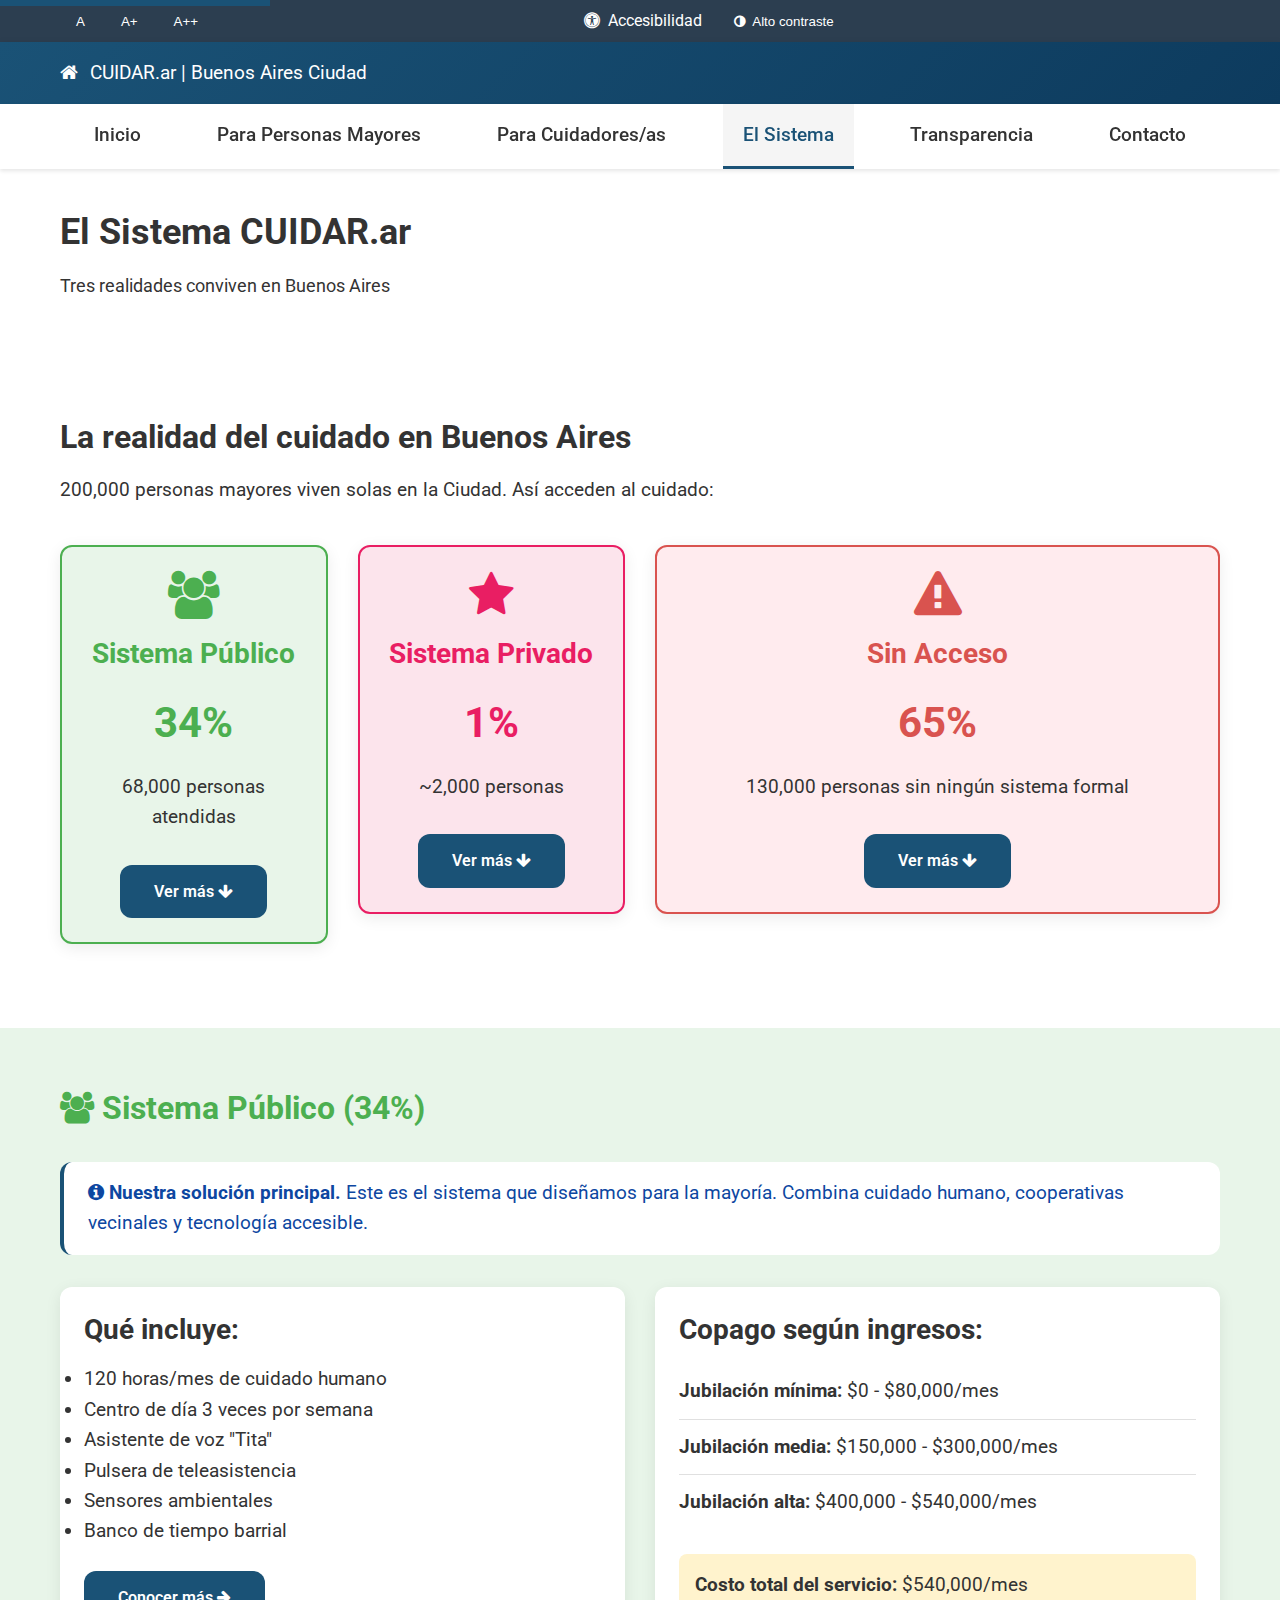
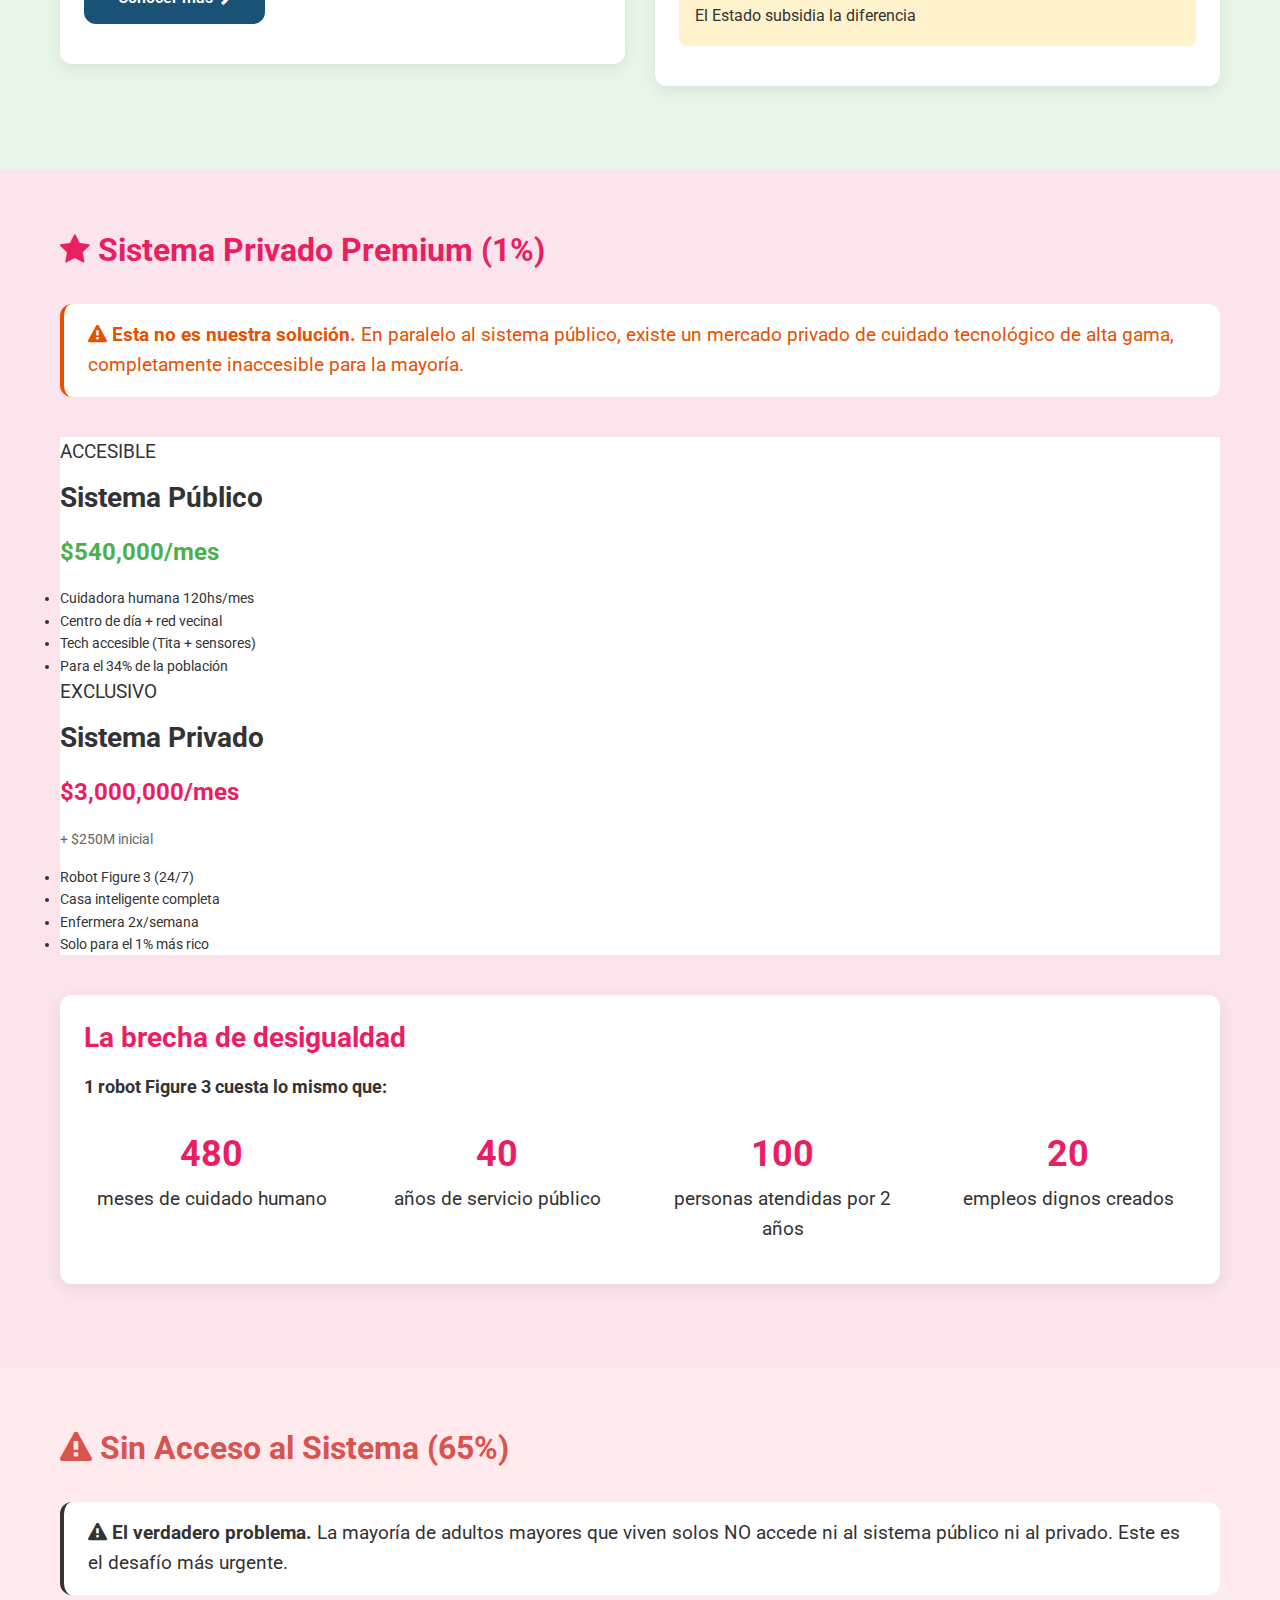
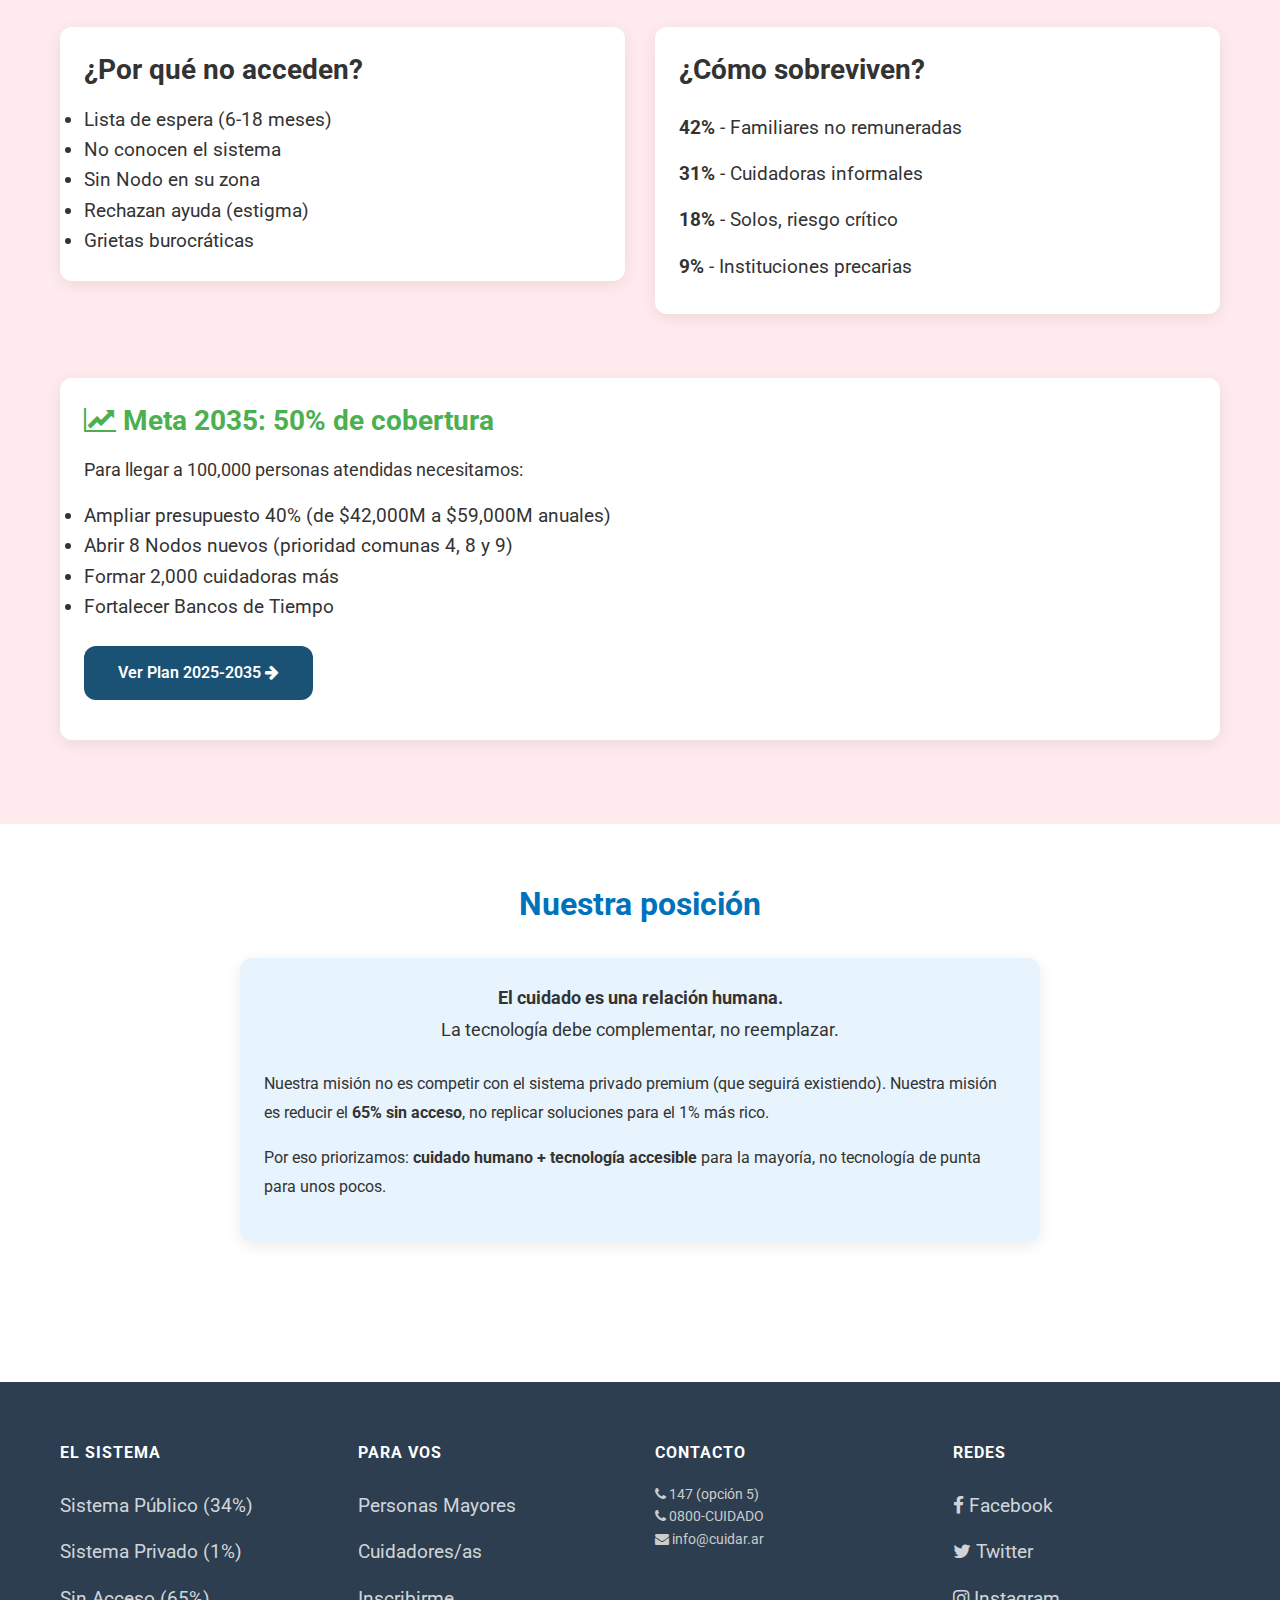
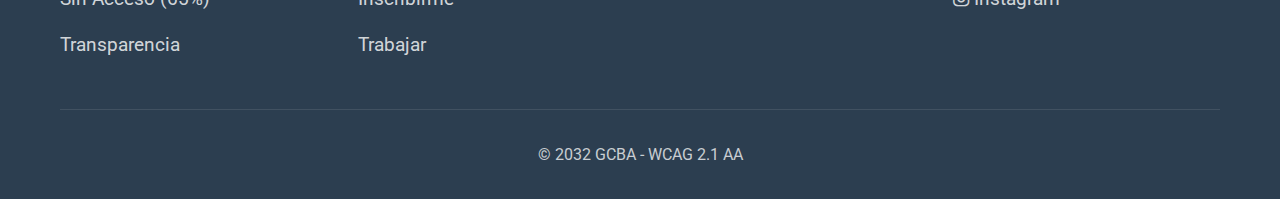
<file: sistemas.html>
<!DOCTYPE html>
<html lang="es">
<head>
    <meta charset="UTF-8">
    <meta name="viewport" content="width=device-width, initial-scale=1.0">
    <meta name="description" content="Conocé cómo funciona el sistema CUIDAR.ar y las tres realidades del cuidado en Buenos Aires">
    <title>El Sistema | CUIDAR.ar</title>
    <link href="https://cdnjs.cloudflare.com/ajax/libs/font-awesome/4.7.0/css/font-awesome.min.css" rel="stylesheet">
    <link href="https://fonts.googleapis.com/css2?family=Roboto:wght@300;400;500;700&display=swap" rel="stylesheet">
    <link href="styles.css" rel="stylesheet">
</head>
<body>
    <a href="#main-content" class="skip-to-main">Saltar al contenido principal</a>
    
    <div class="accessibility-bar">
        <div class="container">
            <div class="pull-left">
                <button onclick="adjustTextSize('normal')">A</button>
                <button onclick="adjustTextSize('large')">A+</button>
                <button onclick="adjustTextSize('xlarge')">A++</button>
            </div>
            <div class="pull-right">
                <span><i class="fa fa-universal-access"></i> Accesibilidad</span>
                <button onclick="toggleHighContrast()"><i class="fa fa-adjust"></i> Alto contraste</button>
            </div>
            <div class="clearfix"></div>
        </div>
    </div>
    
    <header class="header-gcba">
        <div class="container">
            <a href="index.html" class="logo"><i class="fa fa-home icon"></i>CUIDAR.ar | Buenos Aires Ciudad</a>
        </div>
    </header>
    
    <nav class="main-nav">
        <div class="container">
            <a href="index.html">Inicio</a>
            <a href="para-personas-mayores.html">Para Personas Mayores</a>
            <a href="para-cuidadores.html">Para Cuidadores/as</a>
            <a href="el-sistema.html" class="active">El Sistema</a>
            <a href="transparencia.html">Transparencia</a>
            <a href="contacto.html">Contacto</a>
        </div>
    </nav>
    
    <section class="hero" id="main-content" style="padding: 40px 0;">
        <div class="container">
            <h1 style="font-size: 36px;">El Sistema CUIDAR.ar</h1>
            <p class="lead" style="font-size: 18px;">
                Tres realidades conviven en Buenos Aires
            </p>
        </div>
    </section>
    
    <!-- TRES REALIDADES -->
    <section style="padding: 60px 0; background-color: white;">
        <div class="container">
            <div class="section-title">
                <h2>La realidad del cuidado en Buenos Aires</h2>
                <p>200,000 personas mayores viven solas en la Ciudad. Así acceden al cuidado:</p>
            </div>
            
            <div class="row" style="margin-top: 40px;">
                <div class="col-md-3">
                    <div class="card" style="background-color: #E8F5E9; border: 2px solid #4CAF50; text-align: center;">
                        <i class="fa fa-users" style="font-size: 48px; color: #4CAF50; margin-bottom: 16px;"></i>
                        <h3 style="color: #4CAF50;">Sistema Público</h3>
                        <p style="font-size: 42px; font-weight: 700; color: #4CAF50; margin: 16px 0;">34%</p>
                        <p>68,000 personas atendidas</p>
                        <a href="#publico" class="btn btn-primary" style="margin-top: 16px;">
                            Ver más <i class="fa fa-arrow-down"></i>
                        </a>
                    </div>
                </div>
                
                <div class="col-md-3">
                    <div class="card" style="background-color: #FCE4EC; border: 2px solid #E91E63; text-align: center;">
                        <i class="fa fa-star" style="font-size: 48px; color: #E91E63; margin-bottom: 16px;"></i>
                        <h3 style="color: #E91E63;">Sistema Privado</h3>
                        <p style="font-size: 42px; font-weight: 700; color: #E91E63; margin: 16px 0;">1%</p>
                        <p>~2,000 personas</p>
                        <a href="#privado" class="btn btn-primary" style="margin-top: 16px;">
                            Ver más <i class="fa fa-arrow-down"></i>
                        </a>
                    </div>
                </div>
                
                <div class="col-md-6">
                    <div class="card" style="background-color: #FFEBEE; border: 2px solid #D9534F; text-align: center;">
                        <i class="fa fa-exclamation-triangle" style="font-size: 48px; color: #D9534F; margin-bottom: 16px;"></i>
                        <h3 style="color: #D9534F;">Sin Acceso</h3>
                        <p style="font-size: 42px; font-weight: 700; color: #D9534F; margin: 16px 0;">65%</p>
                        <p>130,000 personas sin ningún sistema formal</p>
                        <a href="#sin-acceso" class="btn btn-primary" style="margin-top: 16px;">
                            Ver más <i class="fa fa-arrow-down"></i>
                        </a>
                    </div>
                </div>
            </div>
        </div>
    </section>
    
    <!-- SISTEMA PÚBLICO -->
    <section id="publico" style="padding: 60px 0; background-color: #E8F5E9;">
        <div class="container">
            <h2 style="color: #4CAF50; margin-bottom: 32px;">
                <i class="fa fa-users"></i> Sistema Público (34%)
            </h2>
            
            <div class="alert alert-info" style="background-color: white;">
                <strong><i class="fa fa-info-circle"></i> Nuestra solución principal.</strong> 
                Este es el sistema que diseñamos para la mayoría. Combina cuidado humano, 
                cooperativas vecinales y tecnología accesible.
            </div>
            
            <div class="row" style="margin-top: 32px;">
                <div class="col-md-6">
                    <div class="card" style="background-color: white;">
                        <h3>Qué incluye:</h3>
                        <ul class="list-check">
                            <li>120 horas/mes de cuidado humano</li>
                            <li>Centro de día 3 veces por semana</li>
                            <li>Asistente de voz "Tita"</li>
                            <li>Pulsera de teleasistencia</li>
                            <li>Sensores ambientales</li>
                            <li>Banco de tiempo barrial</li>
                        </ul>
                        <p style="margin-top: 24px;">
                            <a href="para-personas-mayores.html" class="btn btn-primary">
                                Conocer más <i class="fa fa-arrow-right"></i>
                            </a>
                        </p>
                    </div>
                </div>
                
                <div class="col-md-6">
                    <div class="card" style="background-color: white;">
                        <h3>Copago según ingresos:</h3>
                        <ul style="list-style: none; padding: 0;">
                            <li style="padding: 12px 0; border-bottom: 1px solid #E0E0E0;">
                                <strong>Jubilación mínima:</strong> $0 - $80,000/mes
                            </li>
                            <li style="padding: 12px 0; border-bottom: 1px solid #E0E0E0;">
                                <strong>Jubilación media:</strong> $150,000 - $300,000/mes
                            </li>
                            <li style="padding: 12px 0;">
                                <strong>Jubilación alta:</strong> $400,000 - $540,000/mes
                            </li>
                        </ul>
                        <p style="margin-top: 24px; background-color: #FFF3CD; padding: 16px; border-radius: 8px;">
                            <strong>Costo total del servicio:</strong> $540,000/mes<br>
                            <small>El Estado subsidia la diferencia</small>
                        </p>
                    </div>
                </div>
            </div>
        </div>
    </section>
    
    <!-- SISTEMA PRIVADO -->
    <section id="privado" style="padding: 60px 0; background-color: #FCE4EC;">
        <div class="container">
            <h2 style="color: #E91E63; margin-bottom: 32px;">
                <i class="fa fa-star"></i> Sistema Privado Premium (1%)
            </h2>
            
            <div class="alert alert-warning" style="background-color: white;">
                <strong><i class="fa fa-warning"></i> Esta no es nuestra solución.</strong> 
                En paralelo al sistema público, existe un mercado privado de cuidado tecnológico 
                de alta gama, completamente inaccesible para la mayoría.
            </div>
            
            <div class="comparison-container" style="margin-top: 40px;">
                <div class="comparison-card public" style="background-color: white;">
                    <span class="comparison-badge public">ACCESIBLE</span>
                    <h3 style="margin-top: 12px;">Sistema Público</h3>
                    <p style="font-size: 24px; color: #4CAF50; font-weight: 700; margin: 16px 0;">$540,000/mes</p>
                    <ul style="font-size: 14px;">
                        <li>Cuidadora humana 120hs/mes</li>
                        <li>Centro de día + red vecinal</li>
                        <li>Tech accesible (Tita + sensores)</li>
                        <li>Para el 34% de la población</li>
                    </ul>
                </div>
                
                <div class="comparison-card private" style="background-color: white;">
                    <span class="comparison-badge private">EXCLUSIVO</span>
                    <h3 style="margin-top: 12px;">Sistema Privado</h3>
                    <p style="font-size: 24px; color: #E91E63; font-weight: 700; margin: 16px 0;">$3,000,000/mes</p>
                    <p style="font-size: 14px; color: #666;">+ $250M inicial</p>
                    <ul style="font-size: 14px;">
                        <li>Robot Figure 3 (24/7)</li>
                        <li>Casa inteligente completa</li>
                        <li>Enfermera 2x/semana</li>
                        <li>Solo para el 1% más rico</li>
                    </ul>
                </div>
            </div>
            
            <div class="card" style="margin-top: 40px; background-color: white;">
                <h3 style="color: #E91E63;">La brecha de desigualdad</h3>
                <p style="font-size: 18px; margin: 16px 0;"><strong>1 robot Figure 3 cuesta lo mismo que:</strong></p>
                <div class="row" style="text-align: center; margin-top: 24px;">
                    <div class="col-md-3">
                        <div style="font-size: 36px; color: #E91E63; font-weight: 700;">480</div>
                        <p>meses de cuidado humano</p>
                    </div>
                    <div class="col-md-3">
                        <div style="font-size: 36px; color: #E91E63; font-weight: 700;">40</div>
                        <p>años de servicio público</p>
                    </div>
                    <div class="col-md-3">
                        <div style="font-size: 36px; color: #E91E63; font-weight: 700;">100</div>
                        <p>personas atendidas por 2 años</p>
                    </div>
                    <div class="col-md-3">
                        <div style="font-size: 36px; color: #E91E63; font-weight: 700;">20</div>
                        <p>empleos dignos creados</p>
                    </div>
                </div>
            </div>
        </div>
    </section>
    
    <!-- SIN ACCESO -->
    <section id="sin-acceso" style="padding: 60px 0; background-color: #FFEBEE;">
        <div class="container">
            <h2 style="color: #D9534F; margin-bottom: 32px;">
                <i class="fa fa-exclamation-triangle"></i> Sin Acceso al Sistema (65%)
            </h2>
            
            <div class="alert alert-danger" style="background-color: white;">
                <strong><i class="fa fa-exclamation-triangle"></i> El verdadero problema.</strong> 
                La mayoría de adultos mayores que viven solos NO accede ni al sistema público 
                ni al privado. Este es el desafío más urgente.
            </div>
            
            <div class="row" style="margin-top: 32px;">
                <div class="col-md-6">
                    <div class="card" style="background-color: white;">
                        <h3>¿Por qué no acceden?</h3>
                        <ul>
                            <li>Lista de espera (6-18 meses)</li>
                            <li>No conocen el sistema</li>
                            <li>Sin Nodo en su zona</li>
                            <li>Rechazan ayuda (estigma)</li>
                            <li>Grietas burocráticas</li>
                        </ul>
                    </div>
                </div>
                
                <div class="col-md-6">
                    <div class="card" style="background-color: white;">
                        <h3>¿Cómo sobreviven?</h3>
                        <ul style="list-style: none; padding: 0;">
                            <li style="padding: 8px 0;"><strong>42%</strong> - Familiares no remuneradas</li>
                            <li style="padding: 8px 0;"><strong>31%</strong> - Cuidadoras informales</li>
                            <li style="padding: 8px 0;"><strong>18%</strong> - Solos, riesgo crítico</li>
                            <li style="padding: 8px 0;"><strong>9%</strong> - Instituciones precarias</li>
                        </ul>
                    </div>
                </div>
            </div>
            
            <div class="card" style="margin-top: 40px; background-color: white;">
                <h3 style="color: #4CAF50;"><i class="fa fa-line-chart"></i> Meta 2035: 50% de cobertura</h3>
                <p style="font-size: 18px; margin: 16px 0;">
                    Para llegar a 100,000 personas atendidas necesitamos:
                </p>
                <ul class="list-check">
                    <li>Ampliar presupuesto 40% (de $42,000M a $59,000M anuales)</li>
                    <li>Abrir 8 Nodos nuevos (prioridad comunas 4, 8 y 9)</li>
                    <li>Formar 2,000 cuidadoras más</li>
                    <li>Fortalecer Bancos de Tiempo</li>
                </ul>
                <p style="margin-top: 24px;">
                    <a href="transparencia.html#plan-2035" class="btn btn-primary">
                        Ver Plan 2025-2035 <i class="fa fa-arrow-right"></i>
                    </a>
                </p>
            </div>
        </div>
    </section>
    
    <!-- NUESTRA POSICIÓN -->
    <section style="padding: 60px 0; background-color: white;">
        <div class="container">
            <h2 style="color: #0072BB; text-align: center; margin-bottom: 32px;">Nuestra posición</h2>
            
            <div class="card" style="max-width: 800px; margin: 0 auto; background-color: #E8F4FD;">
                <p style="font-size: 18px; line-height: 1.8; text-align: center;">
                    <strong>El cuidado es una relación humana.</strong><br>
                    La tecnología debe complementar, no reemplazar.
                </p>
                <p style="font-size: 16px; line-height: 1.8; margin-top: 24px;">
                    Nuestra misión no es competir con el sistema privado premium (que seguirá existiendo). 
                    Nuestra misión es reducir el <strong>65% sin acceso</strong>, no replicar soluciones 
                    para el 1% más rico.
                </p>
                <p style="font-size: 16px; line-height: 1.8; margin-top: 16px;">
                    Por eso priorizamos: <strong>cuidado humano + tecnología accesible</strong> para la mayoría, 
                    no tecnología de punta para unos pocos.
                </p>
            </div>
        </div>
    </section>
    
    <footer>
        <div class="container">
            <div class="row">
                <div class="col-md-3">
                    <h4>EL SISTEMA</h4>
                    <a href="#publico">Sistema Público (34%)</a>
                    <a href="#privado">Sistema Privado (1%)</a>
                    <a href="#sin-acceso">Sin Acceso (65%)</a>
                    <a href="transparencia.html">Transparencia</a>
                </div>
                <div class="col-md-3">
                    <h4>PARA VOS</h4>
                    <a href="para-personas-mayores.html">Personas Mayores</a>
                    <a href="para-cuidadores.html">Cuidadores/as</a>
                    <a href="inscripcion.html">Inscribirme</a>
                    <a href="trabajar.html">Trabajar</a>
                </div>
                <div class="col-md-3">
                    <h4>CONTACTO</h4>
                    <p style="font-size: 14px; color: #CCCCCC;">
                        <i class="fa fa-phone"></i> 147 (opción 5)<br>
                        <i class="fa fa-phone"></i> 0800-CUIDADO<br>
                        <i class="fa fa-envelope"></i> info@cuidar.ar
                    </p>
                </div>
                <div class="col-md-3">
                    <h4>REDES</h4>
                    <a href="#"><i class="fa fa-facebook"></i> Facebook</a>
                    <a href="#"><i class="fa fa-twitter"></i> Twitter</a>
                    <a href="#"><i class="fa fa-instagram"></i> Instagram</a>
                </div>
            </div>
            <div class="footer-legal">
                <p>&copy; 2032 GCBA - WCAG 2.1 AA</p>
            </div>
        </div>
    </footer>
    
    <script>
        function adjustTextSize(size) {
            document.body.classList.remove('text-size-normal', 'text-size-large', 'text-size-xlarge');
            document.body.classList.add('text-size-' + size);
            localStorage.setItem('textSize', size);
        }
        function toggleHighContrast() {
            const body = document.body;
            body.style.filter = body.style.filter === 'contrast(1.5)' ? 'none' : 'contrast(1.5)';
            localStorage.setItem('highContrast', body.style.filter === 'contrast(1.5)' ? 'true' : 'false');
        }
        window.addEventListener('load', function() {
            const textSize = localStorage.getItem('textSize');
            if (textSize) document.body.classList.add('text-size-' + textSize);
            if (localStorage.getItem('highContrast') === 'true') document.body.style.filter = 'contrast(1.5)';
        });
    </script>
</body>
</html>
</file>
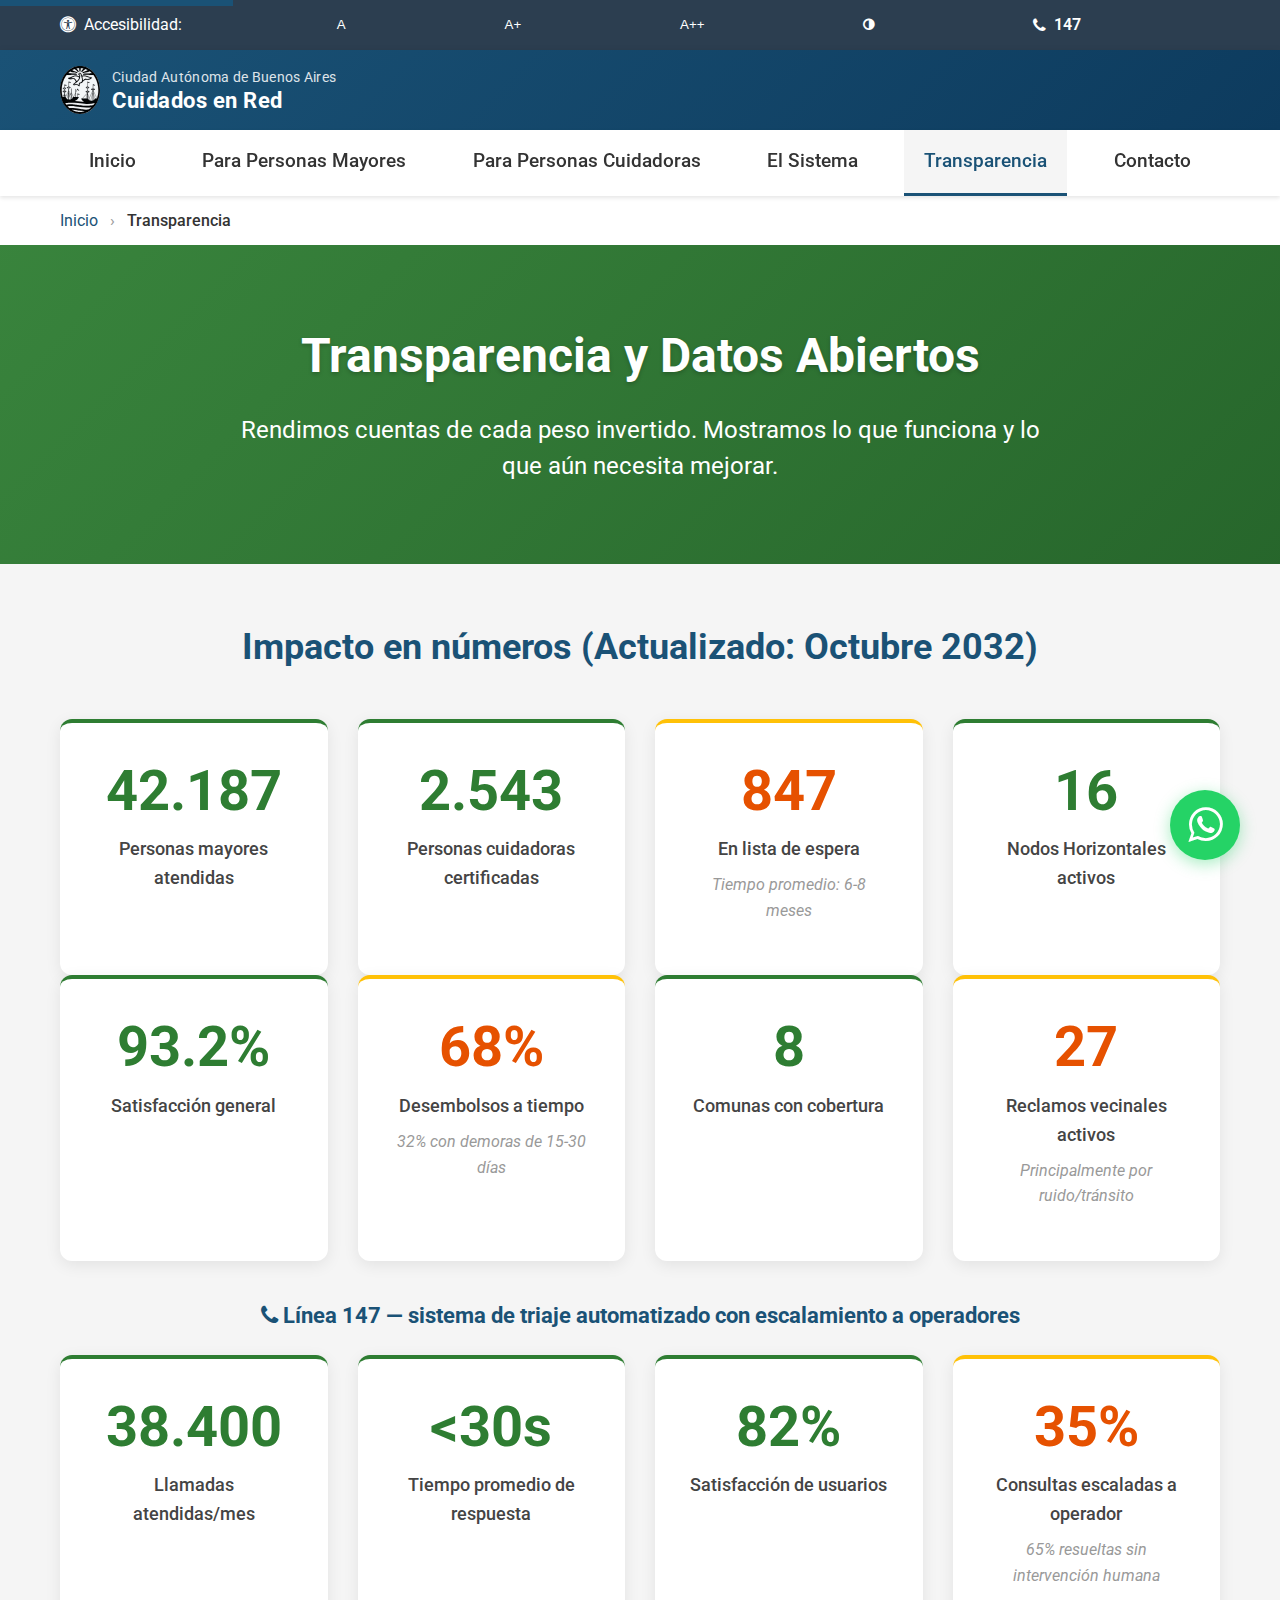
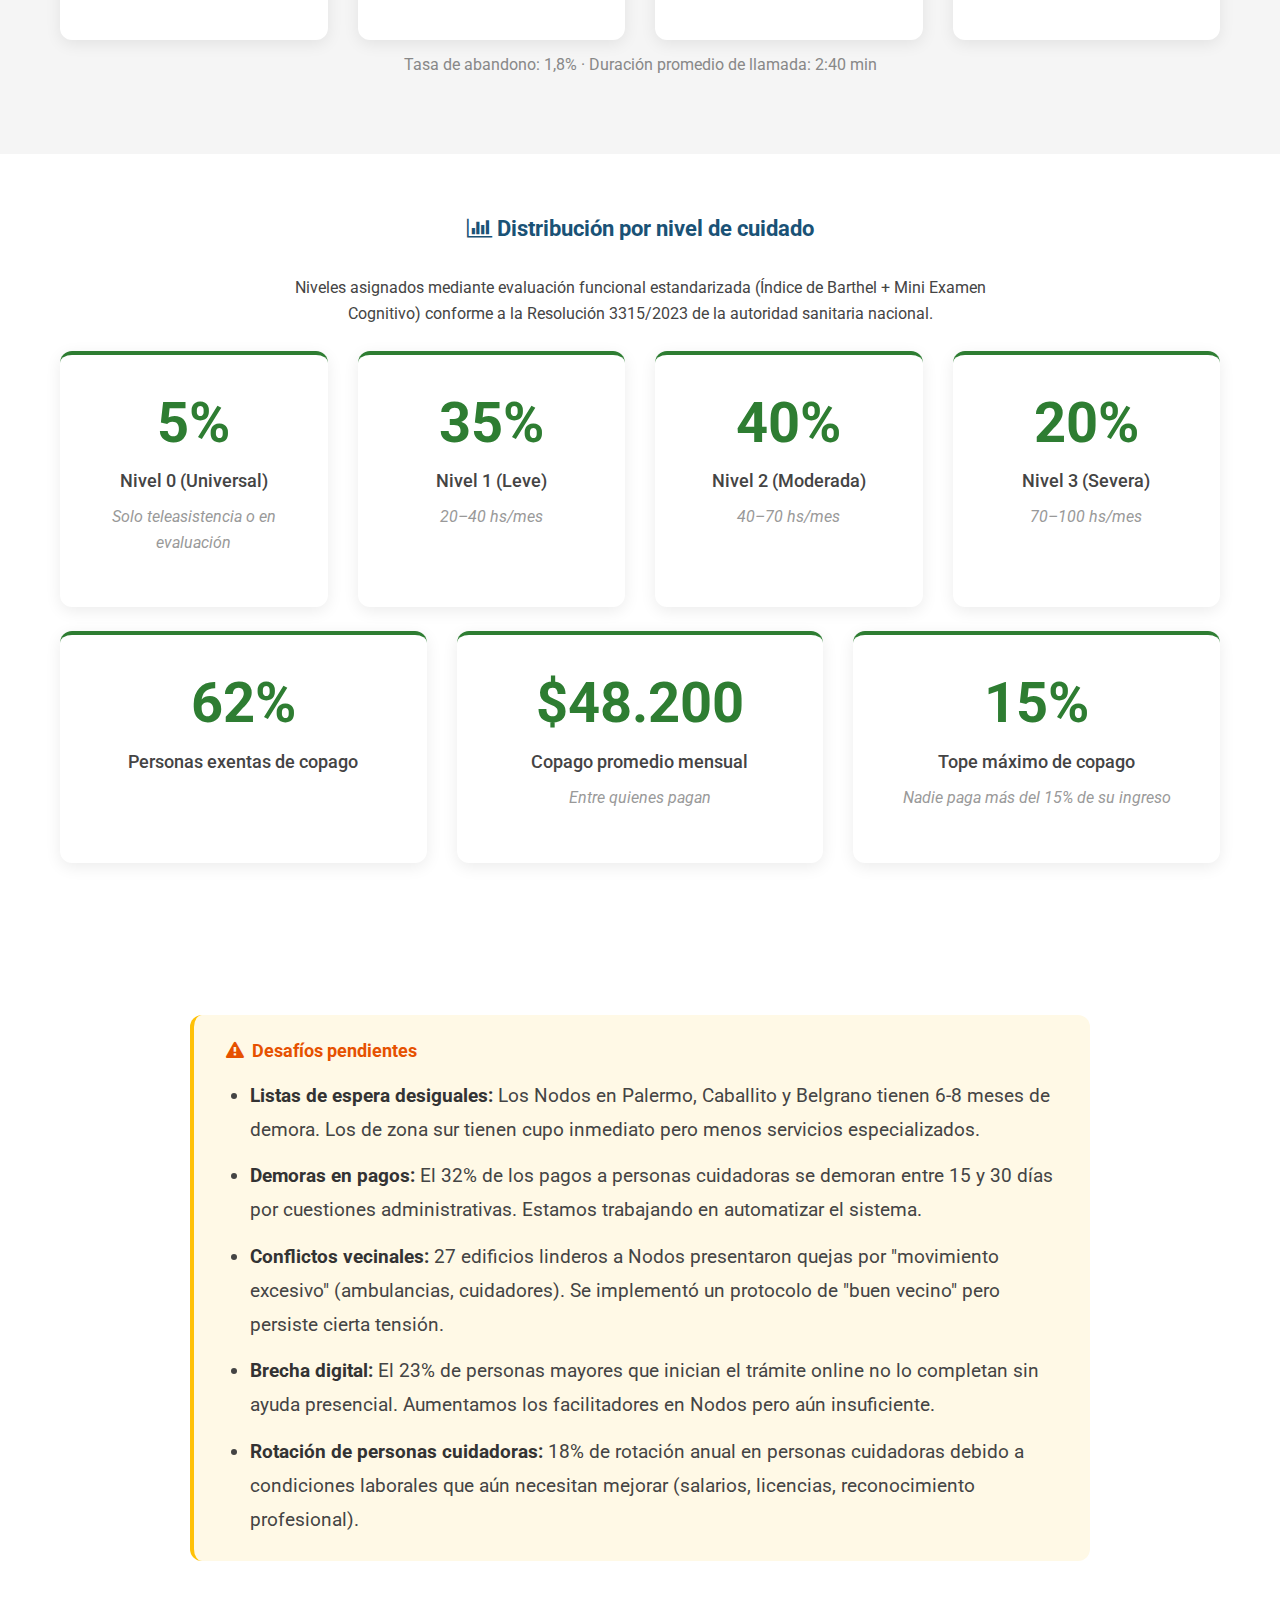
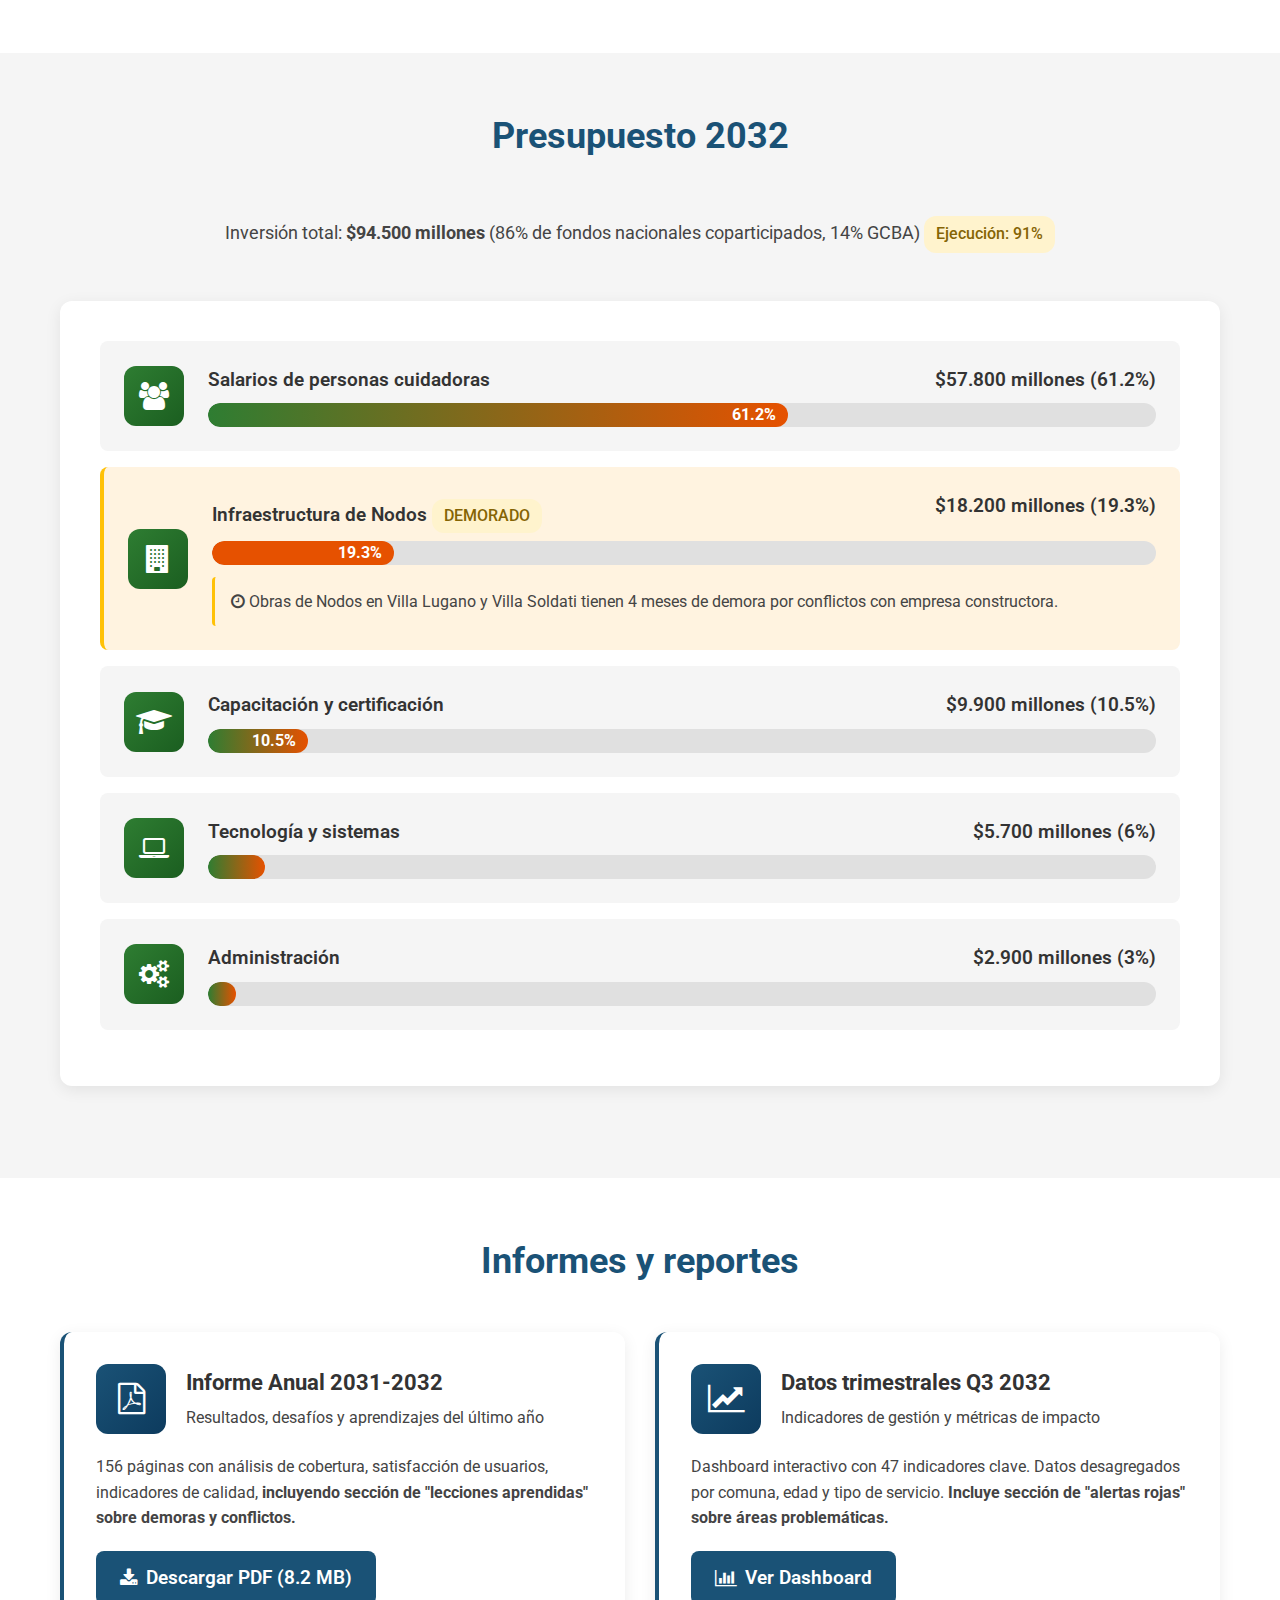
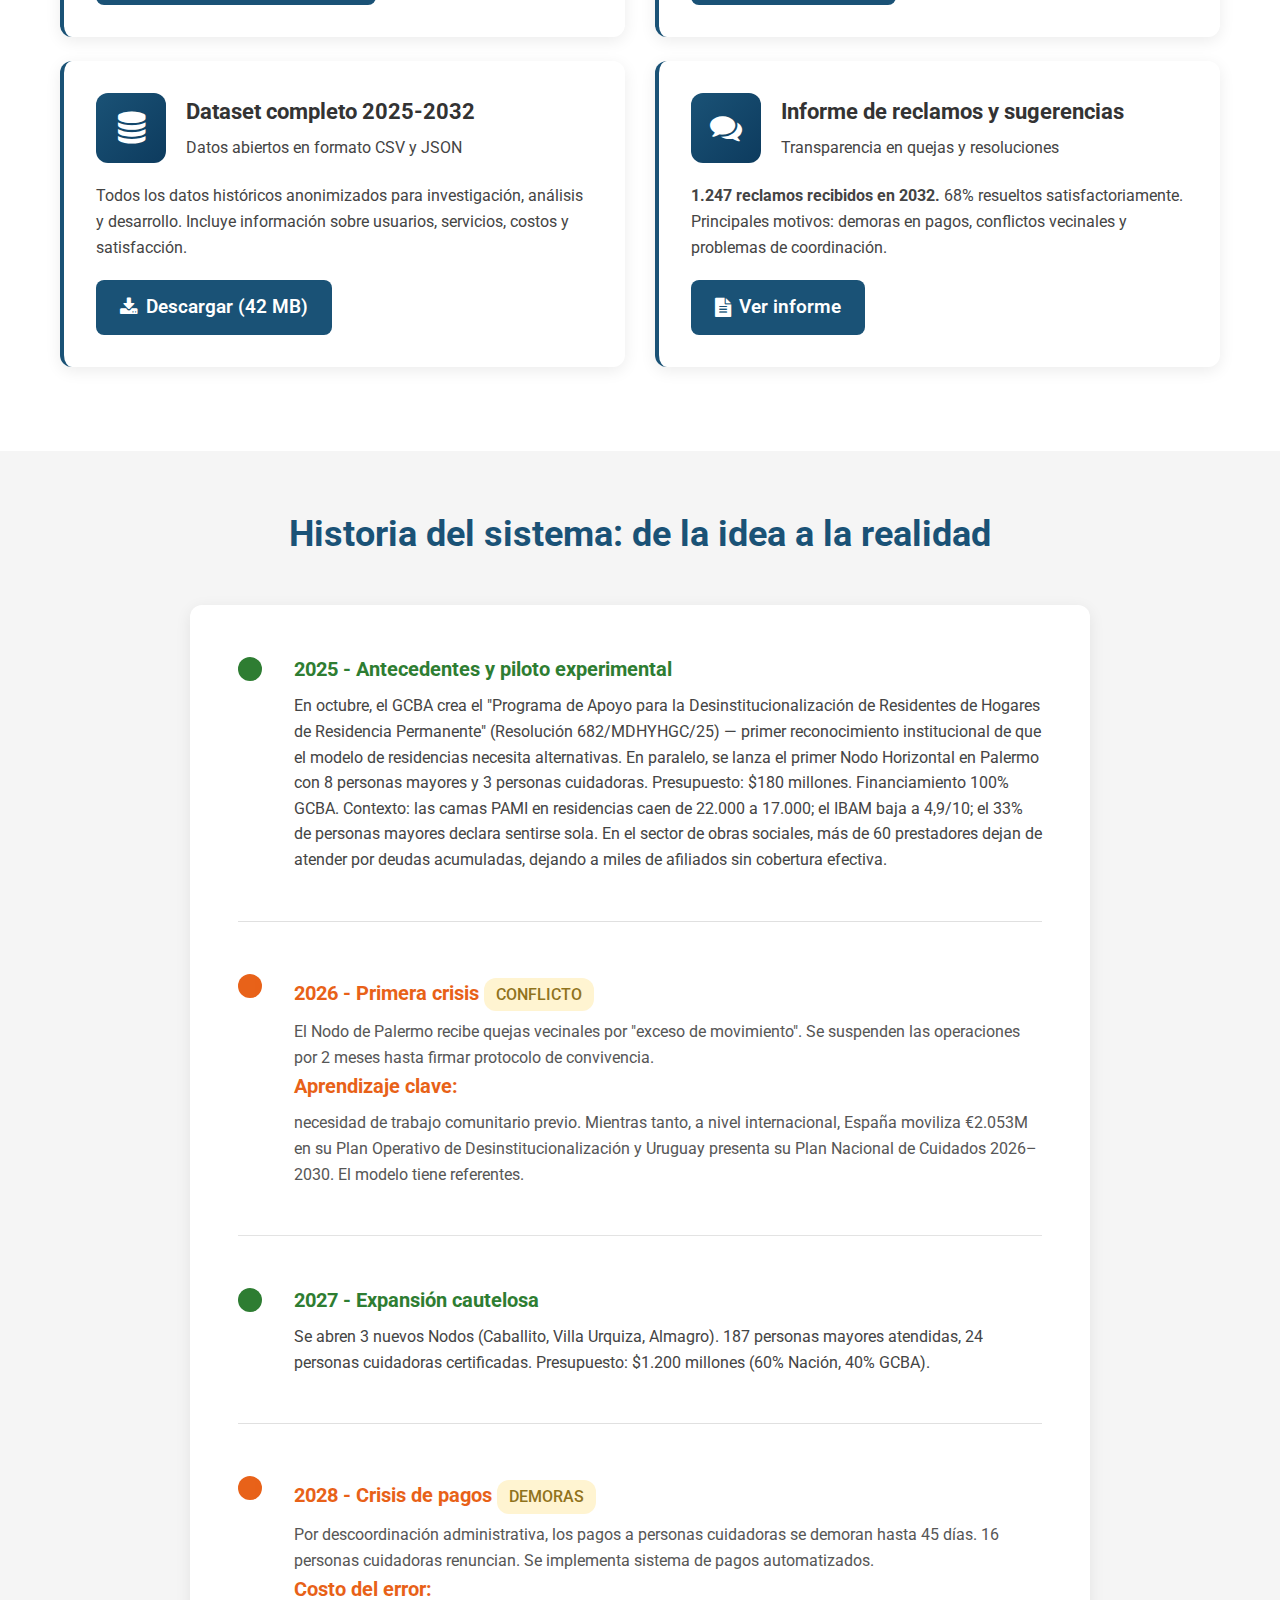
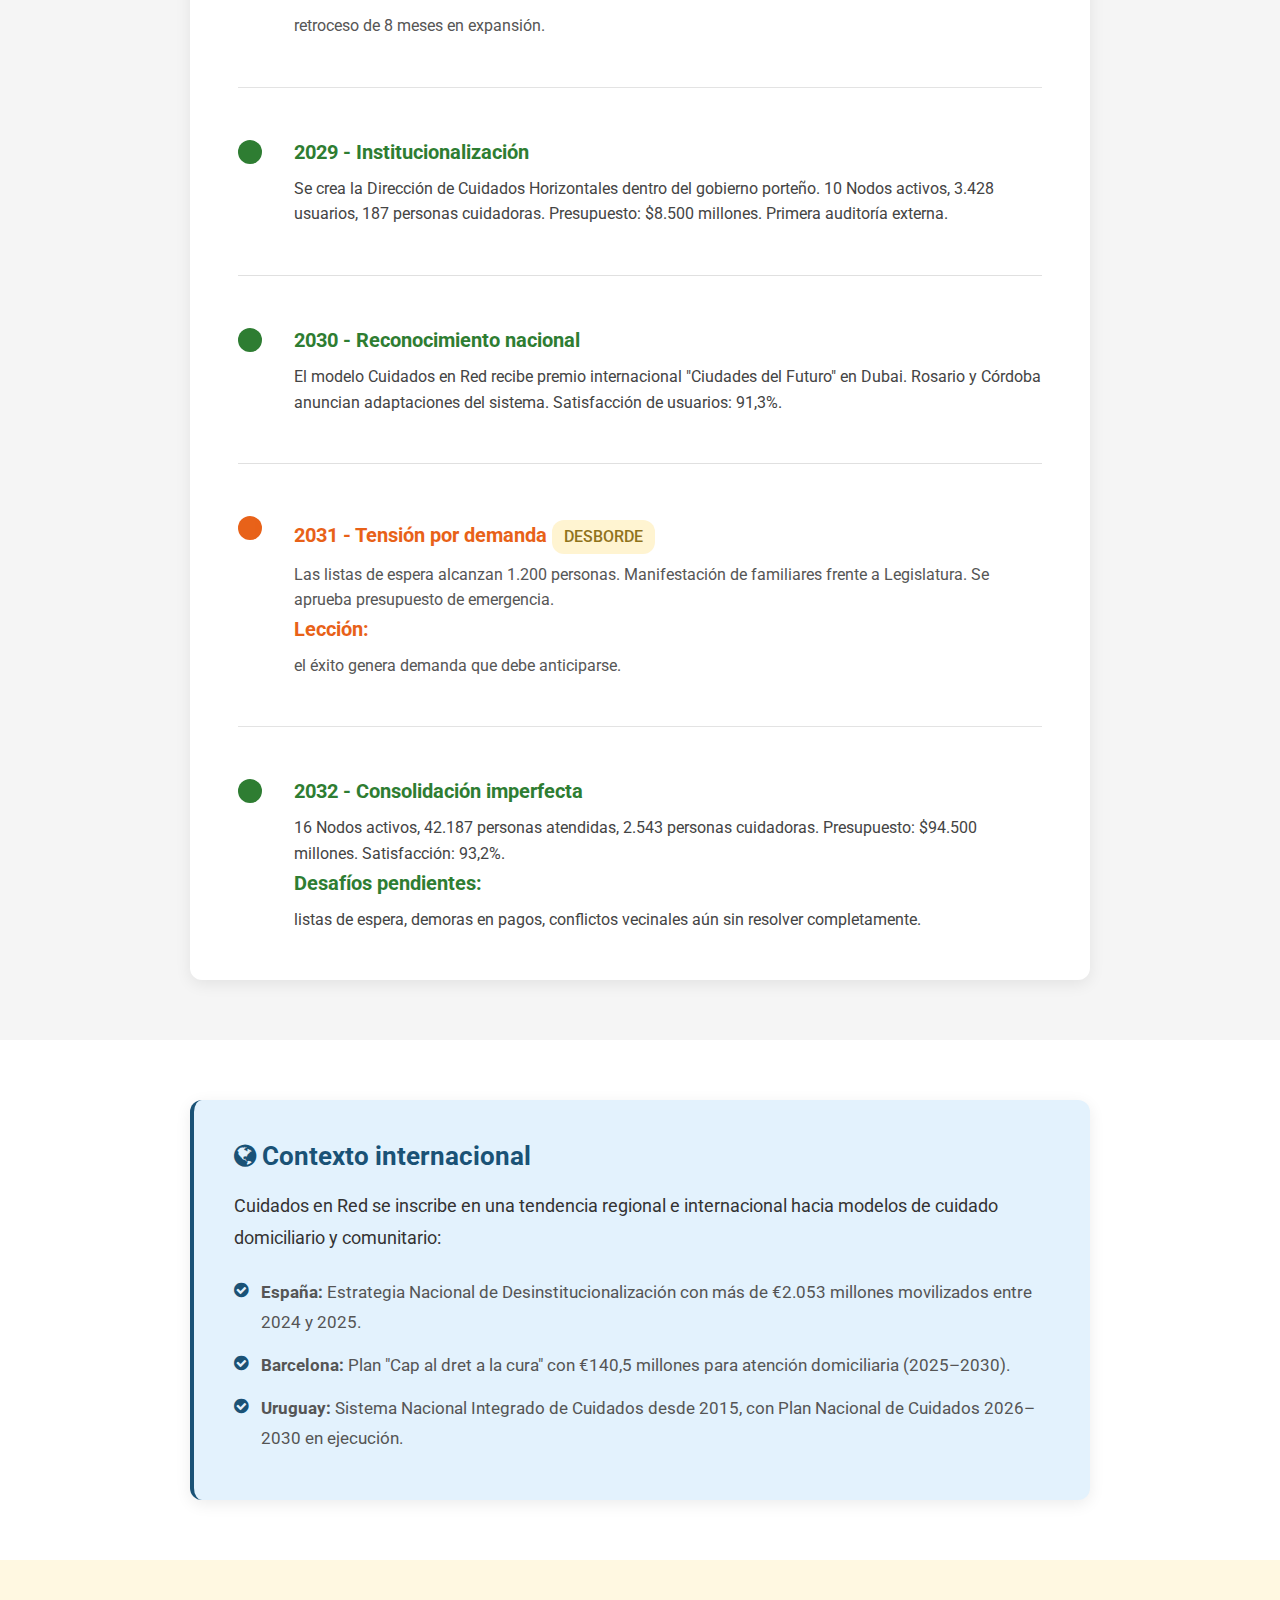
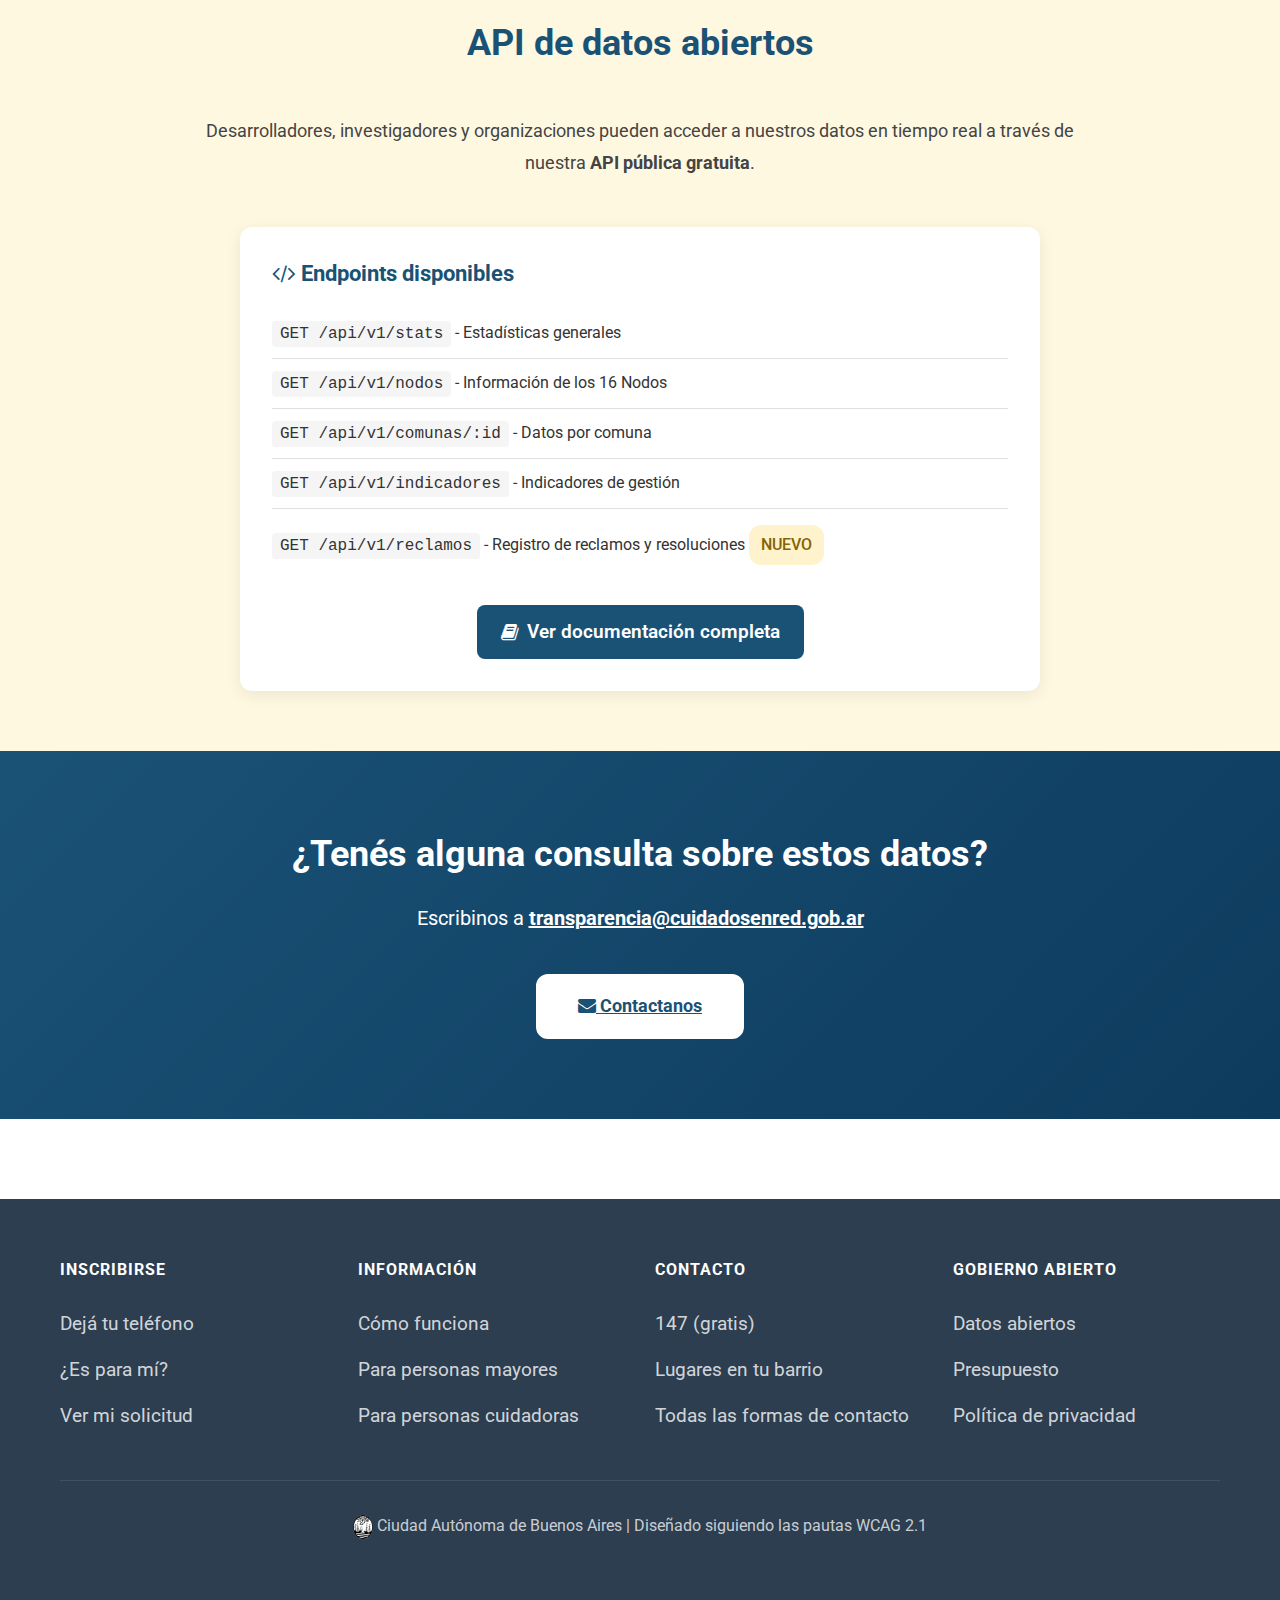
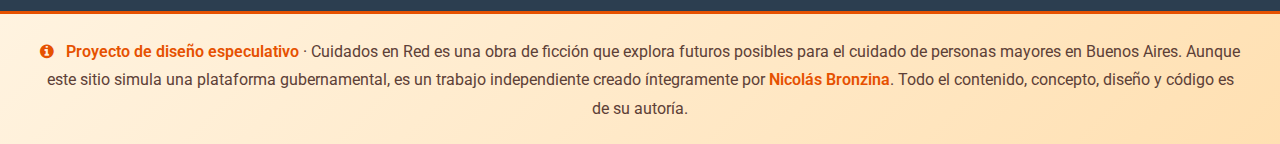
<file: transparencia.html>
<!DOCTYPE html>
<html lang="es">
<head>
    <meta charset="UTF-8">
    <meta name="viewport" content="width=device-width, initial-scale=1.0">
    <meta name="description" content="Datos abiertos, presupuesto e informes públicos de Cuidados en Red. Gobierno transparente y accesible.">
    <title>Transparencia y Datos Abiertos | Cuidados en Red</title>
    <link href="https://cdnjs.cloudflare.com/ajax/libs/font-awesome/4.7.0/css/font-awesome.min.css" rel="stylesheet">
    <link href="https://fonts.googleapis.com/css2?family=Roboto:wght@300;400;500;700&display=swap" rel="stylesheet">
    <link href="styles.css" rel="stylesheet">
    <style>
        /* Estilos específicos solo para transparencia.html */
        .hero-transparencia {
            background: linear-gradient(135deg, rgba(46,125,50,0.95), rgba(27,94,32,0.95)),
                        url('https://images.unsplash.com/photo-1554224155-6726b3ff858f?w=1600&h=400&fit=crop') center/cover;
            color: white;
            padding: 80px 0;
            text-align: center;
        }
        
        .hero-transparencia h1 {
            font-size: 48px;
            margin-bottom: 24px;
            font-weight: 700;
            text-shadow: 0 2px 4px rgba(0,0,0,0.2);
        }
        
        .hero-transparencia .lead {
            font-size: 24px;
            line-height: 1.5;
            max-width: 800px;
            margin: 0 auto;
        }
        
        .stat-box {
            background-color: white;
            border-radius: 12px;
            padding: 32px;
            box-shadow: 0 4px 16px rgba(0,0,0,0.08);
            text-align: center;
            transition: all 0.3s;
            height: 100%;
            border-top: 4px solid var(--color-secondary);
            margin-bottom: 20px;
        }
        
        .stat-box:hover {
            transform: translateY(-4px);
            box-shadow: 0 8px 24px rgba(0,0,0,0.12);
        }
        
        .stat-box.friction {
            border-top-color: var(--color-friction-warning-border);
        }
        
        .stat-number {
            font-size: 56px;
            font-weight: 700;
            color: var(--color-secondary);
            line-height: 1.3;
            margin-bottom: 8px;
        }
        
        .stat-number.warning {
            color: var(--color-friction-emphasis);
        }
        
        .stat-label {
            font-size: 18px;
            color: #444;
            font-weight: 500;
        }
        
        .friction-note {
            font-size: 16px;
            color: #999;
            font-style: italic;
            margin-top: 8px;
        }
        
        .budget-section {
            background-color: white;
            border-radius: 12px;
            padding: 40px;
            box-shadow: 0 4px 16px rgba(0,0,0,0.08);
            margin-bottom: 32px;
        }
        
        .budget-item {
            display: flex;
            align-items: center;
            gap: 24px;
            padding: 24px;
            background-color: #F5F5F5;
            border-radius: 8px;
            margin-bottom: 16px;
            transition: all 0.3s;
        }
        
        .budget-item:hover {
            background-color: #E8F5E9;
        }
        
        .budget-item.delayed {
            background-color: #FFF3E0;
            border-left: 4px solid var(--color-friction-warning-border);
        }
        
        .budget-icon {
            width: 60px;
            height: 60px;
            background: linear-gradient(135deg, var(--color-secondary), #1B5E20);
            border-radius: 12px;
            display: flex;
            align-items: center;
            justify-content: center;
            color: white;
            font-size: 28px;
            flex-shrink: 0;
        }
        
        .budget-bar {
            flex: 1;
        }
        
        .budget-label {
            display: flex;
            justify-content: space-between;
            margin-bottom: 8px;
            font-weight: 600;
            color: #333;
        }
        
        .progress-bar-container {
            width: 100%;
            height: 24px;
            background-color: #E0E0E0;
            border-radius: 12px;
            overflow: hidden;
        }
        
        .progress-bar-fill {
            height: 100%;
            background: linear-gradient(90deg, var(--color-secondary), var(--color-accent));
            border-radius: 12px;
            display: flex;
            align-items: center;
            justify-content: flex-end;
            padding-right: 12px;
            color: white;
            font-weight: 700;
            font-size: 16px;
            transition: width 1s ease-out;
        }
        
        .progress-bar-fill.small {
            font-size: 0;
        }
        
        .progress-bar-fill.delayed {
            background: linear-gradient(90deg, var(--color-friction-emphasis), var(--color-accent));
        }
        
        .delayed-info {
            background-color: #FFF3E0;
            border-left: 3px solid var(--color-friction-warning-border);
            padding: 12px 16px;
            margin-top: 12px;
            border-radius: 4px;
            font-size: 16px;
            color: #444;
        }
        
        .download-card {
            background-color: white;
            border-radius: 12px;
            padding: 32px;
            box-shadow: 0 4px 16px rgba(0,0,0,0.08);
            margin-bottom: 24px;
            transition: all 0.3s;
            border-left: 4px solid var(--color-primary);
        }
        
        .download-card:hover {
            transform: translateY(-4px);
            box-shadow: 0 8px 24px rgba(0,0,0,0.12);
        }
        
        .download-header {
            display: flex;
            align-items: center;
            gap: 20px;
            margin-bottom: 20px;
        }
        
        .download-icon {
            width: 70px;
            height: 70px;
            background: linear-gradient(135deg, var(--color-primary), #0D3B5E);
            border-radius: 12px;
            display: flex;
            align-items: center;
            justify-content: center;
            color: white;
            font-size: 32px;
        }
        
        .btn-download {
            display: inline-flex;
            align-items: center;
            gap: 8px;
            padding: 12px 24px;
            background-color: var(--color-primary);
            color: white;
            border-radius: 8px;
            text-decoration: none;
            font-weight: 600;
            transition: all 0.3s;
            border: none;
            cursor: pointer;
        }
        
        .btn-download:hover {
            background-color: #0D3B5E;
            transform: translateY(-2px);
            color: white;
        }
        
        .timeline-item {
            display: flex;
            gap: 32px;
            margin-bottom: 48px;
            padding-bottom: 48px;
            border-bottom: 1px solid #E0E0E0;
        }
        
        .timeline-item:last-child {
            border-bottom: none;
            padding-bottom: 0;
            margin-bottom: 0;
        }
        
        .timeline-item.friction {
            opacity: 0.9;
        }
        
        .timeline-dot {
            width: 24px;
            height: 24px;
            background-color: var(--color-secondary);
            border-radius: 50%;
            margin-top: 4px;
            flex-shrink: 0;
        }
        
        .timeline-item.friction .timeline-dot {
            background-color: var(--color-friction-emphasis);
        }
        
        .timeline-content strong {
            color: var(--color-secondary);
            font-size: 20px;
            display: block;
            margin-bottom: 8px;
        }
        
        .timeline-item.friction .timeline-content strong {
            color: var(--color-friction-emphasis);
        }
        
        .timeline-content p {
            font-size: 16px;
            color: #444;
            margin: 0;
            line-height: 1.6;
        }
        
        .section-bg-gray {
            background-color: #F5F5F5;
            padding: 60px 0;
        }
        
        .section-bg-white {
            background-color: white;
            padding: 60px 0;
        }
        
        .section-bg-warm {
            background-color: var(--color-warm);
            padding: 60px 0;
        }
        
        .section-title {
            text-align: center;
            margin-bottom: 48px;
            color: var(--color-primary);
            font-size: 36px;
        }
        
        .section-subtitle {
            text-align: center;
            font-size: 18px;
            color: #444;
            margin-bottom: 48px;
            max-width: 900px;
            margin-left: auto;
            margin-right: auto;
            line-height: 1.8;
        }
        
        .api-code {
            background-color: #F5F5F5;
            padding: 4px 8px;
            border-radius: 4px;
            font-family: monospace;
        }
        
        .api-list {
            list-style: none;
            padding: 0;
            font-size: 16px;
            line-height: 2;
        }
        
        .api-list li {
            padding: 8px 0;
            border-bottom: 1px solid #E0E0E0;
        }
        
        .api-list li:last-child {
            border-bottom: none;
        }
        
        .cta-section {
            padding: 80px 0;
            background: linear-gradient(135deg, var(--color-primary), #0D3B5E);
            text-align: center;
            color: white;
        }
        
        .cta-section h2 {
            font-size: 36px;
            margin-bottom: 24px;
            color: white;
        }
        
        .cta-section p {
            font-size: 20px;
            margin-bottom: 40px;
        }
        
        .cta-section a {
            color: white;
            text-decoration: underline;
            font-weight: 700;
        }
    </style>
</head>
<body>
    <a href="#main-content" class="skip-to-main">Ir al contenido principal</a>
    
    <div class="accessibility-bar">
        <div class="container clearfix">
            <span><i class="fa fa-universal-access" aria-hidden="true"></i> Accesibilidad:</span>
            <button onclick="adjustTextSize('normal')" aria-label="Texto normal">A</button>
            <button onclick="adjustTextSize('large')" aria-label="Texto grande">A+</button>
            <button onclick="adjustTextSize('xlarge')" aria-label="Texto extra grande">A++</button>
            <button onclick="toggleHighContrast()" aria-label="Alto contraste">
                <i class="fa fa-adjust" aria-hidden="true"></i>
            </button>
            <a href="tel:147" class="accessibility-phone" aria-label="Llamar al 147">
                <i class="fa fa-phone" aria-hidden="true"></i> 147
            </a>
        </div>
    </div>
    
    <header class="header-gcba" role="banner">
        <div class="container">
            <a href="index.html" class="logo">
                <img src="img/escudo-caba.svg" alt="Escudo de la Ciudad Autónoma de Buenos Aires" class="escudo" width="40" height="48">
                <div class="logo-text">
                    <span class="institutional">Ciudad Autónoma de Buenos Aires</span>
                    <span class="program-name">Cuidados en Red</span>
                </div>
            </a>
        </div>
    </header>
    
    <nav class="main-nav" role="navigation" aria-label="Navegación principal">
        <div class="container">
            <button class="nav-toggle" aria-expanded="false" aria-controls="nav-links" onclick="document.getElementById('nav-links').classList.toggle('open'); this.setAttribute('aria-expanded', this.getAttribute('aria-expanded') === 'true' ? 'false' : 'true')">
                <i class="fa fa-bars" aria-hidden="true"></i> Menú
            </button>
            <div class="nav-links" id="nav-links">
            <a href="index.html">Inicio</a>
            <a href="para-personas-mayores.html">Para Personas Mayores</a>
            <a href="para-cuidadores.html">Para Personas Cuidadoras</a>
            <a href="el-sistema.html">El Sistema</a>
            <a href="transparencia.html" class="active" aria-current="page">Transparencia</a>
            <a href="contacto.html">Contacto</a>
            </div>
        </div>
    </nav>

    <div class="container">
        <nav class="breadcrumb" aria-label="Ubicación">
            <a href="index.html">Inicio</a>
            <span class="separator" aria-hidden="true">›</span>
            <span class="current">Transparencia</span>
        </nav>
    </div>

    <section class="hero-transparencia" id="main-content" role="main">
        <div class="container">
            <h1>Transparencia y Datos Abiertos</h1>
            <p class="lead">
                Rendimos cuentas de cada peso invertido. Mostramos lo que funciona y lo que aún necesita mejorar.
            </p>
        </div>
    </section>
    
    <!-- Estadísticas clave CON FRICCIÓN -->
    <section class="section-bg-gray" aria-labelledby="estadisticas-titulo">
        <div class="container">
            <h2 id="estadisticas-titulo" class="section-title">
                Impacto en números (Actualizado: Octubre 2032)
            </h2>
            <div class="row">
                <div class="col-md-3">
                    <div class="stat-box">
                        <div class="stat-number">42.187</div>
                        <div class="stat-label">Personas mayores atendidas</div>
                    </div>
                </div>
                <div class="col-md-3">
                    <div class="stat-box">
                        <div class="stat-number">2.543</div>
                        <div class="stat-label">Personas cuidadoras certificadas</div>
                    </div>
                </div>
                <div class="col-md-3">
                    <div class="stat-box friction">
                        <div class="stat-number warning">847</div>
                        <div class="stat-label">En lista de espera</div>
                        <div class="friction-note">Tiempo promedio: 6-8 meses</div>
                    </div>
                </div>
                <div class="col-md-3">
                    <div class="stat-box">
                        <div class="stat-number">16</div>
                        <div class="stat-label">Nodos Horizontales activos</div>
                    </div>
                </div>
            </div>
            
            <div class="row">
                <div class="col-md-3">
                    <div class="stat-box">
                        <div class="stat-number">93.2%</div>
                        <div class="stat-label">Satisfacción general</div>
                    </div>
                </div>
                <div class="col-md-3">
                    <div class="stat-box friction">
                        <div class="stat-number warning">68%</div>
                        <div class="stat-label">Desembolsos a tiempo</div>
                        <div class="friction-note">32% con demoras de 15-30 días</div>
                    </div>
                </div>
                <div class="col-md-3">
                    <div class="stat-box">
                        <div class="stat-number">8</div>
                        <div class="stat-label">Comunas con cobertura</div>
                    </div>
                </div>
                <div class="col-md-3">
                    <div class="stat-box friction">
                        <div class="stat-number warning">27</div>
                        <div class="stat-label">Reclamos vecinales activos</div>
                        <div class="friction-note">Principalmente por ruido/tránsito</div>
                    </div>
                </div>
            </div>

            <!-- KPIs Línea 147 -->
            <h3 style="color: var(--color-primary); text-align: center; margin: 40px 0 24px; font-size: 22px;">
                <i class="fa fa-phone" aria-hidden="true"></i> Línea 147 — sistema de triaje automatizado con escalamiento a operadores
            </h3>
            <div class="row">
                <div class="col-md-3">
                    <div class="stat-box">
                        <div class="stat-number">38.400</div>
                        <div class="stat-label">Llamadas atendidas/mes</div>
                    </div>
                </div>
                <div class="col-md-3">
                    <div class="stat-box">
                        <div class="stat-number">&lt;30s</div>
                        <div class="stat-label">Tiempo promedio de respuesta</div>
                    </div>
                </div>
                <div class="col-md-3">
                    <div class="stat-box">
                        <div class="stat-number">82%</div>
                        <div class="stat-label">Satisfacción de usuarios</div>
                    </div>
                </div>
                <div class="col-md-3">
                    <div class="stat-box friction">
                        <div class="stat-number warning">35%</div>
                        <div class="stat-label">Consultas escaladas a operador</div>
                        <div class="friction-note">65% resueltas sin intervención humana</div>
                    </div>
                </div>
            </div>
            <p style="text-align: center; color: #888; font-size: 16px; margin-top: 12px;">
                Tasa de abandono: 1,8% · Duración promedio de llamada: 2:40 min
            </p>
        </div>
    </section>
    
    <!-- Distribución por nivel y copago -->
    <section class="section-bg-white">
        <div class="container">
            <h3 style="color: var(--color-primary); text-align: center; margin-bottom: 32px; font-size: 22px;">
                <i class="fa fa-bar-chart" aria-hidden="true"></i> Distribución por nivel de cuidado
            </h3>
            <p style="text-align: center; font-size: 16px; color: #444; margin-bottom: 24px; max-width: 700px; margin-left: auto; margin-right: auto;">
                Niveles asignados mediante evaluación funcional estandarizada (Índice de Barthel + Mini Examen Cognitivo) conforme a la Resolución 3315/2023 de la autoridad sanitaria nacional.
            </p>
            <div class="row">
                <div class="col-md-3">
                    <div class="stat-box">
                        <div class="stat-number">5%</div>
                        <div class="stat-label">Nivel 0 (Universal)</div>
                        <div class="friction-note">Solo teleasistencia o en evaluación</div>
                    </div>
                </div>
                <div class="col-md-3">
                    <div class="stat-box">
                        <div class="stat-number">35%</div>
                        <div class="stat-label">Nivel 1 (Leve)</div>
                        <div class="friction-note">20–40 hs/mes</div>
                    </div>
                </div>
                <div class="col-md-3">
                    <div class="stat-box">
                        <div class="stat-number">40%</div>
                        <div class="stat-label">Nivel 2 (Moderada)</div>
                        <div class="friction-note">40–70 hs/mes</div>
                    </div>
                </div>
                <div class="col-md-3">
                    <div class="stat-box">
                        <div class="stat-number">20%</div>
                        <div class="stat-label">Nivel 3 (Severa)</div>
                        <div class="friction-note">70–100 hs/mes</div>
                    </div>
                </div>
            </div>

            <div class="row" style="margin-top: 24px;">
                <div class="col-md-4">
                    <div class="stat-box">
                        <div class="stat-number">62%</div>
                        <div class="stat-label">Personas exentas de copago</div>
                    </div>
                </div>
                <div class="col-md-4">
                    <div class="stat-box">
                        <div class="stat-number">$48.200</div>
                        <div class="stat-label">Copago promedio mensual</div>
                        <div class="friction-note">Entre quienes pagan</div>
                    </div>
                </div>
                <div class="col-md-4">
                    <div class="stat-box">
                        <div class="stat-number">15%</div>
                        <div class="stat-label">Tope máximo de copago</div>
                        <div class="friction-note">Nadie paga más del 15% de su ingreso</div>
                    </div>
                </div>
            </div>
        </div>
    </section>

    <!-- BLOQUE REALITY CHECK -->
    <section class="section-bg-white">
        <div class="container">
            <div class="reality-check">
                <h4>
                    <i class="fa fa-exclamation-triangle" aria-hidden="true"></i>
                    Desafíos pendientes
                </h4>
                <ul>
                    <li>
                        <strong>Listas de espera desiguales:</strong> Los Nodos en Palermo, Caballito y Belgrano tienen 6-8 meses de demora. Los de zona sur tienen cupo inmediato pero menos servicios especializados.
                    </li>
                    <li>
                        <strong>Demoras en pagos:</strong> El 32% de los pagos a personas cuidadoras se demoran entre 15 y 30 días por cuestiones administrativas. Estamos trabajando en automatizar el sistema.
                    </li>
                    <li>
                        <strong>Conflictos vecinales:</strong> 27 edificios linderos a Nodos presentaron quejas por "movimiento excesivo" (ambulancias, cuidadores). Se implementó un protocolo de "buen vecino" pero persiste cierta tensión.
                    </li>
                    <li>
                        <strong>Brecha digital:</strong> El 23% de personas mayores que inician el trámite online no lo completan sin ayuda presencial. Aumentamos los facilitadores en Nodos pero aún insuficiente.
                    </li>
                    <li>
                        <strong>Rotación de personas cuidadoras:</strong> 18% de rotación anual en personas cuidadoras debido a condiciones laborales que aún necesitan mejorar (salarios, licencias, reconocimiento profesional).
                    </li>
                </ul>
            </div>
        </div>
    </section>
    
    <!-- Presupuesto CON FRICCIÓN -->
    <section id="presupuesto" class="section-bg-gray" aria-labelledby="presupuesto-titulo">
        <div class="container">
            <h2 id="presupuesto-titulo" class="section-title">
                Presupuesto 2032
            </h2>
            <p class="section-subtitle">
                Inversión total: <strong>$94.500 millones</strong> (86% de fondos nacionales coparticipados, 14% GCBA)
                <span class="friction-badge">Ejecución: 91%</span>
            </p>
            
            <div class="budget-section">
                <div class="budget-item">
                    <div class="budget-icon">
                        <i class="fa fa-users" aria-hidden="true"></i>
                    </div>
                    <div class="budget-bar">
                        <div class="budget-label">
                            <span>Salarios de personas cuidadoras</span>
                            <span>$57.800 millones (61.2%)</span>
                        </div>
                        <div class="progress-bar-container" role="progressbar" aria-valuenow="61.2" aria-valuemin="0" aria-valuemax="100">
                            <div class="progress-bar-fill" style="width: 61.2%;">61.2%</div>
                        </div>
                    </div>
                </div>
                
                <div class="budget-item delayed">
                    <div class="budget-icon">
                        <i class="fa fa-building" aria-hidden="true"></i>
                    </div>
                    <div class="budget-bar">
                        <div class="budget-label">
                            <span>Infraestructura de Nodos <span class="friction-badge">DEMORADO</span></span>
                            <span>$18.200 millones (19.3%)</span>
                        </div>
                        <div class="progress-bar-container" role="progressbar" aria-valuenow="19.3" aria-valuemin="0" aria-valuemax="100">
                            <div class="progress-bar-fill delayed" style="width: 19.3%;">19.3%</div>
                        </div>
                        <div class="delayed-info">
                            <i class="fa fa-clock-o" aria-hidden="true"></i> 
                            Obras de Nodos en Villa Lugano y Villa Soldati tienen 4 meses de demora por conflictos con empresa constructora.
                        </div>
                    </div>
                </div>
                
                <div class="budget-item">
                    <div class="budget-icon">
                        <i class="fa fa-graduation-cap" aria-hidden="true"></i>
                    </div>
                    <div class="budget-bar">
                        <div class="budget-label">
                            <span>Capacitación y certificación</span>
                            <span>$9.900 millones (10.5%)</span>
                        </div>
                        <div class="progress-bar-container" role="progressbar" aria-valuenow="10.5" aria-valuemin="0" aria-valuemax="100">
                            <div class="progress-bar-fill" style="width: 10.5%;">10.5%</div>
                        </div>
                    </div>
                </div>
                
                <div class="budget-item">
                    <div class="budget-icon">
                        <i class="fa fa-laptop" aria-hidden="true"></i>
                    </div>
                    <div class="budget-bar">
                        <div class="budget-label">
                            <span>Tecnología y sistemas</span>
                            <span>$5.700 millones (6%)</span>
                        </div>
                        <div class="progress-bar-container" role="progressbar" aria-valuenow="6" aria-valuemin="0" aria-valuemax="100">
                            <div class="progress-bar-fill small" style="width: 6%;"></div>
                        </div>
                    </div>
                </div>
                
                <div class="budget-item">
                    <div class="budget-icon">
                        <i class="fa fa-cogs" aria-hidden="true"></i>
                    </div>
                    <div class="budget-bar">
                        <div class="budget-label">
                            <span>Administración</span>
                            <span>$2.900 millones (3%)</span>
                        </div>
                        <div class="progress-bar-container" role="progressbar" aria-valuenow="3" aria-valuemin="0" aria-valuemax="100">
                            <div class="progress-bar-fill small" style="width: 3%;"></div>
                        </div>
                    </div>
                </div>
            </div>
        </div>
    </section>
    
    <!-- Informes descargables -->
    <section id="informes" class="section-bg-white" aria-labelledby="informes-titulo">
        <div class="container">
            <h2 id="informes-titulo" class="section-title">
                Informes y reportes
            </h2>
            
            <div class="row">
                <div class="col-md-6">
                    <div class="download-card">
                        <div class="download-header">
                            <div class="download-icon">
                                <i class="fa fa-file-pdf-o" aria-hidden="true"></i>
                            </div>
                            <div>
                                <h3 style="margin: 0 0 8px 0; font-size: 22px; color: #333;">Informe Anual 2031-2032</h3>
                                <p style="margin: 0; color: #444; font-size: 16px;">Resultados, desafíos y aprendizajes del último año</p>
                            </div>
                        </div>
                        <p style="margin-bottom: 20px; font-size: 16px; color: #444; line-height: 1.6;">
                            156 páginas con análisis de cobertura, satisfacción de usuarios, indicadores de calidad, 
                            <strong>incluyendo sección de "lecciones aprendidas" sobre demoras y conflictos.</strong>
                        </p>
                        <a href="#" class="btn-download" aria-label="Descargar Informe Anual 2031-2032">
                            <i class="fa fa-download" aria-hidden="true"></i> Descargar PDF (8.2 MB)
                        </a>
                    </div>
                </div>
                
                <div class="col-md-6">
                    <div class="download-card">
                        <div class="download-header">
                            <div class="download-icon">
                                <i class="fa fa-line-chart" aria-hidden="true"></i>
                            </div>
                            <div>
                                <h3 style="margin: 0 0 8px 0; font-size: 22px; color: #333;">Datos trimestrales Q3 2032</h3>
                                <p style="margin: 0; color: #444; font-size: 16px;">Indicadores de gestión y métricas de impacto</p>
                            </div>
                        </div>
                        <p style="margin-bottom: 20px; font-size: 16px; color: #444; line-height: 1.6;">
                            Dashboard interactivo con 47 indicadores clave. Datos desagregados por comuna, edad y tipo de servicio.
                            <strong>Incluye sección de "alertas rojas" sobre áreas problemáticas.</strong>
                        </p>
                        <a href="#" class="btn-download" aria-label="Ver Dashboard de Q3 2032">
                            <i class="fa fa-bar-chart" aria-hidden="true"></i> Ver Dashboard
                        </a>
                    </div>
                </div>
            </div>
            
            <div class="row">
                <div class="col-md-6">
                    <div class="download-card">
                        <div class="download-header">
                            <div class="download-icon">
                                <i class="fa fa-database" aria-hidden="true"></i>
                            </div>
                            <div>
                                <h3 style="margin: 0 0 8px 0; font-size: 22px; color: #333;">Dataset completo 2025-2032</h3>
                                <p style="margin: 0; color: #444; font-size: 16px;">Datos abiertos en formato CSV y JSON</p>
                            </div>
                        </div>
                        <p style="margin-bottom: 20px; font-size: 16px; color: #444; line-height: 1.6;">
                            Todos los datos históricos anonimizados para investigación, análisis y desarrollo. 
                            Incluye información sobre usuarios, servicios, costos y satisfacción.
                        </p>
                        <a href="#" class="btn-download" aria-label="Descargar Dataset completo">
                            <i class="fa fa-download" aria-hidden="true"></i> Descargar (42 MB)
                        </a>
                    </div>
                </div>
                
                <div class="col-md-6">
                    <div class="download-card">
                        <div class="download-header">
                            <div class="download-icon">
                                <i class="fa fa-comments" aria-hidden="true"></i>
                            </div>
                            <div>
                                <h3 style="margin: 0 0 8px 0; font-size: 22px; color: #333;">Informe de reclamos y sugerencias</h3>
                                <p style="margin: 0; color: #444; font-size: 16px;">Transparencia en quejas y resoluciones</p>
                            </div>
                        </div>
                        <p style="margin-bottom: 20px; font-size: 16px; color: #444; line-height: 1.6;">
                            <strong>1.247 reclamos recibidos en 2032.</strong> 68% resueltos satisfactoriamente. 
                            Principales motivos: demoras en pagos, conflictos vecinales y problemas de coordinación.
                        </p>
                        <a href="#" class="btn-download" aria-label="Ver informe de reclamos">
                            <i class="fa fa-file-text" aria-hidden="true"></i> Ver informe
                        </a>
                    </div>
                </div>
            </div>
        </div>
    </section>
    
    <!-- Timeline del sistema CON FRICCIÓN -->
    <section class="section-bg-gray" aria-labelledby="historia-titulo">
        <div class="container">
            <h2 id="historia-titulo" class="section-title">
                Historia del sistema: de la idea a la realidad
            </h2>
            
            <div style="max-width: 900px; margin: 0 auto;">
                <div style="background-color: white; border-radius: 12px; padding: 48px; box-shadow: 0 4px 16px rgba(0,0,0,0.08);">
                    
                    <!-- 2025 -->
                    <div class="timeline-item">
                        <div class="timeline-dot"></div>
                        <div class="timeline-content">
                            <strong>2025 - Antecedentes y piloto experimental</strong>
                            <p>
                                En octubre, el GCBA crea el "Programa de Apoyo para la Desinstitucionalización de Residentes de Hogares de Residencia Permanente"
                                (Resolución 682/MDHYHGC/25) — primer reconocimiento institucional de que el modelo de residencias necesita alternativas.
                                En paralelo, se lanza el primer Nodo Horizontal en Palermo con 8 personas mayores y 3 personas cuidadoras.
                                Presupuesto: $180 millones. Financiamiento 100% GCBA. Contexto: las camas PAMI en residencias caen de 22.000 a 17.000;
                                el IBAM baja a 4,9/10; el 33% de personas mayores declara sentirse sola.
                                En el sector de obras sociales, más de 60 prestadores dejan de atender por deudas acumuladas, dejando a miles de afiliados sin cobertura efectiva.
                            </p>
                        </div>
                    </div>
                    
                    <!-- 2026 FRICCIÓN -->
                    <div class="timeline-item friction">
                        <div class="timeline-dot"></div>
                        <div class="timeline-content">
                            <strong>2026 - Primera crisis <span class="friction-badge">CONFLICTO</span></strong>
                            <p>
                                El Nodo de Palermo recibe quejas vecinales por "exceso de movimiento".
                                Se suspenden las operaciones por 2 meses hasta firmar protocolo de convivencia.
                                <strong>Aprendizaje clave:</strong> necesidad de trabajo comunitario previo.
                                Mientras tanto, a nivel internacional, España moviliza €2.053M en su Plan Operativo de Desinstitucionalización
                                y Uruguay presenta su Plan Nacional de Cuidados 2026–2030. El modelo tiene referentes.
                            </p>
                        </div>
                    </div>
                    
                    <!-- 2027 -->
                    <div class="timeline-item">
                        <div class="timeline-dot"></div>
                        <div class="timeline-content">
                            <strong>2027 - Expansión cautelosa</strong>
                            <p>
                                Se abren 3 nuevos Nodos (Caballito, Villa Urquiza, Almagro). 
                                187 personas mayores atendidas, 24 personas cuidadoras certificadas. 
                                Presupuesto: $1.200 millones (60% Nación, 40% GCBA).
                            </p>
                        </div>
                    </div>
                    
                    <!-- 2028 FRICCIÓN -->
                    <div class="timeline-item friction">
                        <div class="timeline-dot"></div>
                        <div class="timeline-content">
                            <strong>2028 - Crisis de pagos <span class="friction-badge">DEMORAS</span></strong>
                            <p>
                                Por descoordinación administrativa, los pagos a personas cuidadoras se demoran hasta 45 días. 
                                16 personas cuidadoras renuncian. Se implementa sistema de pagos automatizados. 
                                <strong>Costo del error:</strong> retroceso de 8 meses en expansión.
                            </p>
                        </div>
                    </div>
                    
                    <!-- 2029 -->
                    <div class="timeline-item">
                        <div class="timeline-dot"></div>
                        <div class="timeline-content">
                            <strong>2029 - Institucionalización</strong>
                            <p>
                                Se crea la Dirección de Cuidados Horizontales dentro del gobierno porteño. 
                                10 Nodos activos, 3.428 usuarios, 187 personas cuidadoras. 
                                Presupuesto: $8.500 millones. Primera auditoría externa.
                            </p>
                        </div>
                    </div>
                    
                    <!-- 2030 -->
                    <div class="timeline-item">
                        <div class="timeline-dot"></div>
                        <div class="timeline-content">
                            <strong>2030 - Reconocimiento nacional</strong>
                            <p>
                                El modelo Cuidados en Red recibe premio internacional "Ciudades del Futuro" en Dubai. 
                                Rosario y Córdoba anuncian adaptaciones del sistema. 
                                Satisfacción de usuarios: 91,3%.
                            </p>
                        </div>
                    </div>
                    
                    <!-- 2031 FRICCIÓN -->
                    <div class="timeline-item friction">
                        <div class="timeline-dot"></div>
                        <div class="timeline-content">
                            <strong>2031 - Tensión por demanda <span class="friction-badge">DESBORDE</span></strong>
                            <p>
                                Las listas de espera alcanzan 1.200 personas. Manifestación de familiares frente a Legislatura. 
                                Se aprueba presupuesto de emergencia. <strong>Lección:</strong> el éxito genera demanda que debe anticiparse.
                            </p>
                        </div>
                    </div>
                    
                    <!-- 2032 -->
                    <div class="timeline-item">
                        <div class="timeline-dot"></div>
                        <div class="timeline-content">
                            <strong>2032 - Consolidación imperfecta</strong>
                            <p>
                                16 Nodos activos, 42.187 personas atendidas, 2.543 personas cuidadoras. 
                                Presupuesto: $94.500 millones. Satisfacción: 93,2%. 
                                <strong>Desafíos pendientes:</strong> listas de espera, demoras en pagos, conflictos vecinales aún sin resolver completamente.
                            </p>
                        </div>
                    </div>
                    
                </div>
            </div>
        </div>
    </section>

    <!-- Contexto internacional -->
    <section style="padding: 60px 0; background-color: white;" aria-labelledby="contexto-int-titulo">
        <div class="container">
            <div style="max-width: 900px; margin: 0 auto;">
                <div style="background-color: #E3F2FD; border-radius: 12px; padding: 40px; box-shadow: 0 4px 16px rgba(0,0,0,0.08); border-left: 4px solid var(--color-primary);">
                    <h2 id="contexto-int-titulo" style="color: var(--color-primary); font-size: 26px; margin-bottom: 16px;">
                        <i class="fa fa-globe" aria-hidden="true"></i> Contexto internacional
                    </h2>
                    <p style="font-size: 18px; line-height: 1.8; color: #333; margin-bottom: 16px;">
                        Cuidados en Red se inscribe en una tendencia regional e internacional hacia modelos de cuidado domiciliario y comunitario:
                    </p>
                    <ul style="list-style: none; padding: 0; font-size: 17px; line-height: 1.8; color: #555;">
                        <li style="padding: 6px 0; display: flex; align-items: start; gap: 12px;">
                            <i class="fa fa-check-circle" style="color: var(--color-primary); margin-top: 4px; flex-shrink: 0;" aria-hidden="true"></i>
                            <span><strong>España:</strong> Estrategia Nacional de Desinstitucionalización con más de €2.053 millones movilizados entre 2024 y 2025.</span>
                        </li>
                        <li style="padding: 6px 0; display: flex; align-items: start; gap: 12px;">
                            <i class="fa fa-check-circle" style="color: var(--color-primary); margin-top: 4px; flex-shrink: 0;" aria-hidden="true"></i>
                            <span><strong>Barcelona:</strong> Plan "Cap al dret a la cura" con €140,5 millones para atención domiciliaria (2025–2030).</span>
                        </li>
                        <li style="padding: 6px 0; display: flex; align-items: start; gap: 12px;">
                            <i class="fa fa-check-circle" style="color: var(--color-primary); margin-top: 4px; flex-shrink: 0;" aria-hidden="true"></i>
                            <span><strong>Uruguay:</strong> Sistema Nacional Integrado de Cuidados desde 2015, con Plan Nacional de Cuidados 2026–2030 en ejecución.</span>
                        </li>
                    </ul>
                </div>
            </div>
        </div>
    </section>

    <!-- API y datos abiertos -->
    <section class="section-bg-warm" aria-labelledby="api-titulo">
        <div class="container">
            <h2 id="api-titulo" class="section-title">
                API de datos abiertos
            </h2>
            <p class="section-subtitle">
                Desarrolladores, investigadores y organizaciones pueden acceder a nuestros datos en tiempo real 
                a través de nuestra <strong>API pública gratuita</strong>.
            </p>
            
            <div class="row">
                <div class="col-md-12">
                    <div style="background-color: white; border-radius: 12px; padding: 32px; box-shadow: 0 4px 16px rgba(0,0,0,0.08); max-width: 800px; margin: 0 auto;">
                        <h3 style="color: var(--color-primary); margin-bottom: 20px; font-size: 22px;">
                            <i class="fa fa-code" aria-hidden="true"></i> Endpoints disponibles
                        </h3>
                        <ul class="api-list">
                            <li>
                                <code class="api-code">GET /api/v1/stats</code> 
                                - Estadísticas generales
                            </li>
                            <li>
                                <code class="api-code">GET /api/v1/nodos</code> 
                                - Información de los 16 Nodos
                            </li>
                            <li>
                                <code class="api-code">GET /api/v1/comunas/:id</code> 
                                - Datos por comuna
                            </li>
                            <li>
                                <code class="api-code">GET /api/v1/indicadores</code> 
                                - Indicadores de gestión
                            </li>
                            <li>
                                <code class="api-code">GET /api/v1/reclamos</code> 
                                - Registro de reclamos y resoluciones <span class="friction-badge">NUEVO</span>
                            </li>
                        </ul>
                        
                        <div class="text-center mt-4">
                            <a href="https://api.cuidadosenred.gob.ar/docs" class="btn-download" target="_blank" rel="noopener noreferrer" aria-label="Ver documentación completa de la API">
                                <i class="fa fa-book" aria-hidden="true"></i> Ver documentación completa
                            </a>
                        </div>
                    </div>
                </div>
            </div>
        </div>
    </section>
    
    <!-- CTA -->
    <section class="cta-section">
        <div class="container">
            <h2>¿Tenés alguna consulta sobre estos datos?</h2>
            <p>
                Escribinos a <a href="mailto:transparencia@cuidadosenred.gob.ar">transparencia@cuidadosenred.gob.ar</a>
            </p>
            <a href="contacto.html" class="btn btn-lg" style="background-color: white; color: var(--color-primary); border-color: white;" aria-label="Ir a la página de contacto">
                <i class="fa fa-envelope" aria-hidden="true"></i> Contactanos
            </a>
        </div>
    </section>
    
    <!-- WhatsApp Float -->
    <a href="https://wa.me/5491112345678" 
       class="whatsapp-float" 
       target="_blank" 
       rel="noopener noreferrer"
       aria-label="Contactar por WhatsApp">
        <i class="fa fa-whatsapp" aria-hidden="true"></i>
    </a>
    
    <footer role="contentinfo">
        <div class="container">
            <div class="row">
                <nav class="col-md-3" aria-label="Enlaces de inscripción">
                    <h4>INSCRIBIRSE</h4>
                    <a href="inscripcion.html">Dejá tu teléfono</a>
                    <a href="elegibilidad.html">¿Es para mí?</a>
                    <a href="estado-tramite.html">Ver mi solicitud</a>
                </nav>
                <nav class="col-md-3" aria-label="Enlaces informativos">
                    <h4>INFORMACIÓN</h4>
                    <a href="el-sistema.html">Cómo funciona</a>
                    <a href="para-personas-mayores.html">Para personas mayores</a>
                    <a href="para-cuidadores.html">Para personas cuidadoras</a>
                </nav>
                <nav class="col-md-3" aria-label="Enlaces de contacto">
                    <h4>CONTACTO</h4>
                    <a href="tel:147" aria-label="Llamar al 147">147 (gratis)</a>
                    <a href="nodos.html">Lugares en tu barrio</a>
                    <a href="contacto.html">Todas las formas de contacto</a>
                </nav>
                <nav class="col-md-3" aria-label="Enlaces institucionales">
                    <h4>GOBIERNO ABIERTO</h4>
                    <a href="transparencia.html" aria-current="page">Datos abiertos</a>
                    <a href="#presupuesto">Presupuesto</a>
                    <a href="politica-privacidad.html">Política de privacidad</a>
                </nav>
            </div>
            <div class="footer-legal">
                <p><span class="footer-escudo"><img src="img/escudo-caba.svg" alt="Escudo de la Ciudad Autónoma de Buenos Aires" width="20" height="24"></span> Ciudad Autónoma de Buenos Aires | Diseñado siguiendo las pautas WCAG 2.1</p>
            </div>
        </div>
        <div class="author-disclaimer">
            <p>
                <i class="fa fa-info-circle" aria-hidden="true"></i>
                <strong>Proyecto de diseño especulativo</strong> · 
                Cuidados en Red es una obra de ficción que explora futuros posibles para el cuidado 
                de personas mayores en Buenos Aires. Aunque este sitio simula una plataforma gubernamental, 
                es un trabajo independiente creado íntegramente por <strong>Nicolás Bronzina</strong>. 
                Todo el contenido, concepto, diseño y código es de su autoría.
            </p>
        </div>
    </footer>
    
    <script>
        function adjustTextSize(size) {
            document.body.classList.remove('text-size-normal', 'text-size-large', 'text-size-xlarge');
            document.body.classList.add('text-size-' + size);
            localStorage.setItem('textSize', size);
            announceToScreenReader('Tamaño de texto cambiado a ' + 
                (size === 'normal' ? 'normal' : size === 'large' ? 'grande' : 'extra grande'));
        }
        
        function toggleHighContrast() {
            const body = document.body;
            body.classList.toggle('high-contrast');
            const isHighContrast = body.classList.contains('high-contrast');
            localStorage.setItem('highContrast', isHighContrast ? 'true' : 'false');
            announceToScreenReader(isHighContrast ?
                'Alto contraste activado' :
                'Alto contraste desactivado');
        }
        
        function announceToScreenReader(message) {
            const announcement = document.createElement('div');
            announcement.setAttribute('role', 'status');
            announcement.setAttribute('aria-live', 'polite');
            announcement.setAttribute('aria-atomic', 'true');
            announcement.textContent = message;
            announcement.style.position = 'absolute';
            announcement.style.left = '-10000px';
            announcement.style.width = '1px';
            announcement.style.height = '1px';
            announcement.style.overflow = 'hidden';
            document.body.appendChild(announcement);
            setTimeout(() => document.body.removeChild(announcement), 1000);
        }
        
        // Animación de las barras de progreso al cargar
        window.addEventListener('load', function() {
            const textSize = localStorage.getItem('textSize');
            if (textSize) document.body.classList.add('text-size-' + textSize);
            if (localStorage.getItem('highContrast') === 'true') {
                document.body.classList.add('high-contrast');
            }
            
            // Animar barras de progreso
            setTimeout(() => {
                document.querySelectorAll('.progress-bar-fill').forEach(bar => {
                    const width = bar.style.width;
                    bar.style.width = '0%';
                    setTimeout(() => {
                        bar.style.width = width;
                    }, 100);
                });
            }, 500);
        });
    </script>
</body>
</html>
</file>
<file: styles.css>
/* ============================================
   CUIDAR.ar - Sistema de Cuidados
   Estilos Globales
   Autor: Nicolás Bronzina (2025)
   ============================================ */

/* ============================================
   RESET Y VARIABLES
   ============================================ */

* {
    margin: 0;
    padding: 0;
    box-sizing: border-box;
}

:root {
    --color-primary: #1A5276;
    --color-secondary: #2E7D32;
    --color-accent: #E65100;
    --color-warm: #FFF8E1;
    --color-purple: #7B1FA2;
    --color-dark: #2C3E50;
    --color-gray: #444444;
    --color-light-gray: #F5F5F5;

    /* Colores para fricción */
    --color-friction-warning: #FFF3CD;
    --color-friction-warning-dark: #856404;
    --color-friction-warning-border: #FFC107;
    --color-friction-emphasis: #E65100;

    /* Escala de spacing */
    --space-1: 0.25rem;
    --space-2: 0.5rem;
    --space-3: 0.75rem;
    --space-4: 1rem;
    --space-6: 1.5rem;
    --space-8: 2rem;
    --space-10: 2.5rem;
    --space-12: 3rem;
    --space-16: 4rem;
    --space-20: 5rem;
}

/* ============================================
   TIPOGRAFÍA BASE
   ============================================ */

body {
    font-family: 'Roboto', Arial, sans-serif;
    font-size: 19px;
    line-height: 1.6;
    color: #333;
    background-color: #FFFFFF;
}

h1, h2 {
    font-weight: 700;
    line-height: 1.3;
    margin-bottom: 1rem;
}

h3, h4 {
    font-weight: 700;
    line-height: 1.35;
    margin-bottom: 1rem;
}

h5, h6 {
    font-weight: 700;
    line-height: 1.4;
    margin-bottom: 1rem;
}

h1 { font-size: 2.5rem; }
h2 { font-size: 2rem; }
h3 { font-size: 1.75rem; }
h4 { font-size: 1.5rem; }
h5 { font-size: 1.25rem; }
h6 { font-size: 1rem; }

p {
    margin-bottom: 1rem;
}

a {
    color: var(--color-primary);
    text-decoration: none;
    transition: all 0.3s ease;
}

a:hover {
    color: #0D3B5E;
}

/* ============================================
   ACCESIBILIDAD
   ============================================ */

.skip-to-main {
    position: absolute;
    top: -40px;
    left: 0;
    background: var(--color-primary);
    color: white;
    padding: 8px 16px;
    text-decoration: none;
    z-index: 9999;
}

.skip-to-main:focus {
    top: 0;
}

.accessibility-bar {
    background-color: #2C3E50;
    color: white;
    padding: 8px 0;
    font-size: 16px;
}

.accessibility-bar .container {
    display: flex;
    align-items: center;
    justify-content: space-between;
    flex-wrap: wrap;
    gap: 8px;
}

.accessibility-controls {
    display: flex;
    align-items: center;
    gap: 4px;
    flex-wrap: wrap;
}

.accessibility-bar button {
    background: none;
    border: none;
    color: white;
    cursor: pointer;
    padding: 4px 12px;
    margin: 0 4px;
    border-radius: 12px;
    transition: all 0.3s;
}

.accessibility-bar button:hover {
    background-color: rgba(255, 255, 255, 0.1);
}

.accessibility-bar button:focus {
    outline: 2px solid white;
    outline-offset: 2px;
}

.accessibility-bar span {
    margin-right: 12px;
}

.accessibility-bar i {
    margin-right: 4px;
}

.accessibility-phone {
    display: flex;
    align-items: center;
    gap: 6px;
    color: white;
    text-decoration: none;
    font-weight: 600;
    padding: 4px 12px;
    border-radius: 12px;
    transition: all 0.3s;
}

.accessibility-phone:hover {
    background-color: rgba(255, 255, 255, 0.1);
    color: white;
}

.accessibility-phone i {
    margin-right: 2px;
}

/* Tamaños de texto */
.text-size-normal {
    font-size: 19px;
}

.text-size-large {
    font-size: 21px;
}

.text-size-xlarge {
    font-size: 23px;
}

/* ============================================
   LAYOUT Y CONTENEDOR
   ============================================ */

.container {
    width: 100%;
    max-width: 1200px;
    margin: 0 auto;
    padding: 0 20px;
}

.row {
    display: flex;
    flex-wrap: wrap;
    margin: 0 -15px;
}

.col-md-3 {
    flex: 0 0 25%;
    max-width: 25%;
    padding: 0 15px;
}

.col-md-4 {
    flex: 0 0 33.333333%;
    max-width: 33.333333%;
    padding: 0 15px;
}

.col-md-6 {
    flex: 0 0 50%;
    max-width: 50%;
    padding: 0 15px;
}

.col-md-12 {
    flex: 0 0 100%;
    max-width: 100%;
    padding: 0 15px;
}

/* ============================================
   HEADER GCBA
   ============================================ */

.header-gcba {
    background: linear-gradient(135deg, var(--color-primary), #0D3B5E);
    padding: 16px 0;
    box-shadow: 0 2px 8px rgba(0, 0, 0, 0.1);
}

.logo {
    display: flex;
    align-items: center;
    gap: 12px;
    color: white;
    text-decoration: none;
    transition: all 0.3s;
}

.logo:hover {
    color: white;
    opacity: 0.9;
}

.logo .escudo {
    flex-shrink: 0;
    width: 40px;
    height: 48px;
    opacity: 0.95;
}

.logo .escudo svg {
    width: 100%;
    height: 100%;
}

.logo-text {
    display: flex;
    flex-direction: column;
    gap: 0;
}

.logo-text .institutional {
    font-size: 14px;
    font-weight: 400;
    opacity: 0.85;
    letter-spacing: 0.3px;
}

.logo-text .program-name {
    font-size: 22px;
    font-weight: 700;
    letter-spacing: 0.5px;
    line-height: 1.2;
}

/* ============================================
   NAVEGACIÓN PRINCIPAL
   ============================================ */

.main-nav {
    background-color: white;
    box-shadow: 0 2px 4px rgba(0, 0, 0, 0.1);
    position: sticky;
    top: 0;
    z-index: 1000;
}

.main-nav .container {
    display: flex;
    justify-content: space-around;
    flex-wrap: wrap;
    gap: 8px;
}

.main-nav a {
    color: #333;
    text-decoration: none;
    padding: 16px 20px;
    display: inline-block;
    font-weight: 500;
    transition: all 0.3s;
    border-bottom: 3px solid transparent;
}

.main-nav a:hover,
.main-nav a.active {
    color: var(--color-primary);
    border-bottom-color: var(--color-primary);
    background-color: #F5F5F5;
}

/* Hamburger menu toggle */
.nav-toggle {
    display: none;
    background: none;
    border: none;
    font-size: 24px;
    color: #333;
    cursor: pointer;
    padding: 12px 16px;
    width: 100%;
    text-align: left;
    font-weight: 600;
    border-bottom: 2px solid var(--color-primary);
}

.nav-toggle i {
    margin-right: 8px;
}

.nav-links {
    display: contents;
}

@media (max-width: 767px) {
    .nav-toggle {
        display: flex;
        align-items: center;
        gap: 8px;
    }

    .nav-links {
        display: none;
        flex-direction: column;
        width: 100%;
    }

    .nav-links.open {
        display: flex;
    }

    .main-nav .container {
        flex-direction: column;
        gap: 0;
    }
}

/* ============================================
   BREADCRUMBS
   ============================================ */

.breadcrumb {
    padding: 12px 0;
    font-size: 16px;
    color: #767676;
}

.breadcrumb a {
    color: var(--color-primary);
    text-decoration: none;
}

.breadcrumb a:hover {
    text-decoration: underline;
}

.breadcrumb .separator {
    margin: 0 8px;
    color: #999;
}

.breadcrumb .current {
    color: #333;
    font-weight: 500;
}

/* ============================================
   BOTONES
   ============================================ */

.btn {
    display: inline-block;
    padding: 12px 32px;
    font-size: 16px;
    font-weight: 600;
    text-align: center;
    text-decoration: none;
    border-radius: 12px;
    transition: all 0.3s;
    cursor: pointer;
    border: 2px solid transparent;
}

.btn-primary {
    background-color: var(--color-primary);
    color: white;
}

.btn-primary:hover {
    background-color: #0D3B5E;
    transform: translateY(-2px);
    box-shadow: 0 4px 12px rgba(26, 82, 118, 0.3);
    color: white;
}

.btn-secondary {
    background-color: white;
    color: var(--color-primary);
    border: 2px solid var(--color-primary);
}

.btn-secondary:hover {
    background-color: var(--color-primary);
    color: white;
}

.btn-success {
    background-color: var(--color-secondary);
    color: white;
}

.btn-success:hover {
    background-color: #1B5E20;
    color: white;
}

.btn-warning {
    background-color: var(--color-accent);
    color: white;
}

.btn-warning:hover {
    background-color: #BF360C;
    color: white;
}

.btn-lg {
    padding: 16px 40px;
    font-size: 18px;
}

.btn-link {
    color: var(--color-primary);
    text-decoration: none;
    font-weight: 600;
    display: inline-flex;
    align-items: center;
    gap: 8px;
    transition: all 0.3s;
}

.btn-link:hover {
    gap: 12px;
}

/* ============================================
   FOOTER
   ============================================ */

footer {
    background-color: #2C3E50;
    color: white;
    padding: 60px 0 0;
    margin-top: 80px;
}

footer h4 {
    color: white;
    font-size: 16px;
    margin-bottom: 20px;
    text-transform: uppercase;
    letter-spacing: 1px;
}

footer a {
    color: rgba(255, 255, 255, 0.8);
    text-decoration: none;
    display: block;
    padding: 8px 0;
    transition: all 0.3s;
}

footer a:hover {
    color: white;
    text-decoration: underline;
}

.footer-legal {
    text-align: center;
    padding: 32px 0;
    margin-top: 40px;
    border-top: 1px solid rgba(255, 255, 255, 0.1);
}

.footer-legal p {
    color: rgba(255, 255, 255, 0.75);
    font-size: 16px;
    margin: 0;
}

.footer-escudo {
    display: inline-flex;
    align-items: center;
    gap: 8px;
    vertical-align: middle;
}

.footer-escudo svg {
    width: 20px;
    height: 24px;
}

/* ============================================
   DISCLAIMER DE AUTORÍA
   ============================================ */

.author-disclaimer {
    background: linear-gradient(135deg, #FFF3E0, #FFE0B2);
    border-top: 3px solid #E65100;
    padding: 24px 20px;
    margin-top: 40px;
    text-align: center;
}

.author-disclaimer p {
    max-width: 1200px;
    margin: 0 auto;
    padding: 0;
    color: #5D4037;
    font-size: 16px;
    line-height: 1.8;
    text-align: center;
    display: block;
}

.author-disclaimer strong {
    color: #E65100;
    font-weight: 600;
}

.author-disclaimer i {
    margin-right: 8px;
    color: #E65100;
}

/* ============================================
   WHATSAPP FLOTANTE
   ============================================ */

.whatsapp-float {
    position: fixed;
    width: 70px;
    height: 70px;
    bottom: 40px;
    right: 40px;
    background-color: #25D366;
    color: white;
    border-radius: 50%;
    text-align: center;
    font-size: 40px;
    box-shadow: 0 4px 16px rgba(37, 211, 102, 0.4);
    z-index: 999;
    display: flex;
    align-items: center;
    justify-content: center;
    transition: all 0.3s;
    text-decoration: none;
}

.whatsapp-float:hover {
    transform: scale(1.1);
    box-shadow: 0 6px 24px rgba(37, 211, 102, 0.6);
    color: white;
}

/* ============================================
   COMPONENTES DE FRICCIÓN
   ============================================ */

/* Badge de fricción - Para mostrar limitaciones sutiles */
.friction-badge {
    display: inline-block;
    background-color: var(--color-friction-warning);
    color: var(--color-friction-warning-dark);
    padding: 4px 12px;
    border-radius: 12px;
    font-size: 16px;
    font-weight: 500;
    margin-top: 8px;
}

/* Tiempos de espera en pasos */
.step-time {
    font-size: 16px;
    opacity: 0.85;
    font-weight: 400;
    margin-top: 8px;
    color: inherit;
}

/* Bloque de expectativas realistas */
.reality-check {
    background-color: #FFF9E6;
    border-left: 4px solid var(--color-friction-warning-border);
    padding: 24px 32px;
    margin: 32px auto;
    max-width: 900px;
    border-radius: 12px;
    text-align: left;
}

.reality-check h4 {
    color: var(--color-friction-emphasis);
    margin-top: 0;
    margin-bottom: 12px;
    font-size: 18px;
    display: flex;
    align-items: center;
    gap: 8px;
    text-align: left;
}

.reality-check ul {
    margin: 16px 0 0 0;
    padding-left: 24px;
    color: #444;
    line-height: 1.8;
}

.reality-check ul li {
    margin-bottom: 12px;
}

.reality-check ul li:last-child {
    margin-bottom: 0;
}

.reality-check ul li strong {
    color: #333;
}

/* Testimonial realista con fricción */
.testimonial-card.realistic {
    border-left: 4px solid var(--color-friction-warning-border);
}

/* Stats de fricción */
.stat-card.friction .stat-number {
    color: var(--color-friction-emphasis);
}

.stat-sublabel {
    font-size: 16px;
    color: #767676;
    margin-top: 8px;
}

/* Banner de estado del sistema (opcional para páginas específicas) */
.system-status {
    background-color: #FFF9E6;
    border: 1px solid var(--color-friction-warning-border);
    border-radius: 12px;
    padding: 16px 24px;
    margin-bottom: 24px;
    display: flex;
    align-items: center;
    gap: 12px;
}

.system-status i {
    color: var(--color-friction-emphasis);
    font-size: 24px;
}

.system-status-content h5 {
    margin: 0 0 4px 0;
    color: var(--color-friction-emphasis);
    font-size: 16px;
}

.system-status-content p {
    margin: 0;
    color: #444;
    font-size: 16px;
}

/* Lista de espera inline */
.wait-time {
    display: inline-block;
    background-color: #FFF3E0;
    color: var(--color-friction-emphasis);
    padding: 4px 10px;
    border-radius: 12px;
    font-size: 16px;
    font-weight: 600;
    margin-left: 8px;
}

/* Disclaimer de priorización */
.priority-disclaimer {
    background-color: #FFF9E6;
    padding: 16px;
    border-radius: 12px;
    font-size: 16px;
    color: #444;
    margin-top: 16px;
}

.priority-disclaimer strong {
    color: var(--color-friction-emphasis);
}

/* ============================================
   UTILIDADES
   ============================================ */

.pull-left {
    float: left;
}

.pull-right {
    float: right;
}

.clearfix::after {
    content: "";
    display: table;
    clear: both;
}

.text-center {
    text-align: center;
}

.mb-0 { margin-bottom: 0; }
.mb-1 { margin-bottom: 0.5rem; }
.mb-2 { margin-bottom: 1rem; }
.mb-3 { margin-bottom: 1.5rem; }
.mb-4 { margin-bottom: 2rem; }

.mt-0 { margin-top: 0; }
.mt-1 { margin-top: 0.5rem; }
.mt-2 { margin-top: 1rem; }
.mt-3 { margin-top: 1.5rem; }
.mt-4 { margin-top: 2rem; }

.sr-only {
    position: absolute;
    width: 1px;
    height: 1px;
    padding: 0;
    margin: -1px;
    overflow: hidden;
    clip: rect(0, 0, 0, 0);
    white-space: nowrap;
    border-width: 0;
}

/* ============================================
   RESPONSIVE DESIGN
   ============================================ */

@media (max-width: 991px) {
    .col-md-3,
    .col-md-4,
    .col-md-6 {
        flex: 0 0 100%;
        max-width: 100%;
        margin-bottom: 20px;
    }
}

@media (max-width: 767px) {
    h1 { font-size: 1.75rem; }
    h2 { font-size: 1.5rem; }
    h3 { font-size: 1.25rem; }

    .main-nav .container {
        flex-direction: column;
        gap: 0;
    }

    .main-nav a {
        padding: 12px 16px;
        border-bottom: 1px solid #E0E0E0;
    }

    .logo-text .institutional {
        display: none;
    }

    .logo-text .program-name {
        font-size: 18px;
    }

    .logo .escudo {
        width: 32px;
        height: 38px;
    }

    footer {
        padding: 40px 0 0;
    }

    .whatsapp-float {
        width: 56px;
        height: 56px;
        font-size: 30px;
        bottom: 80px;
        right: 20px;
    }

    .author-disclaimer {
        padding: 20px 15px;
    }

    .author-disclaimer p {
        font-size: 16px;
        text-align: center;
    }

    /* Fricción responsive */
    .reality-check {
        padding: 20px 24px;
        margin: 24px 16px;
    }

    .reality-check h4 {
        font-size: 16px;
    }

    .reality-check ul {
        padding-left: 20px;
    }

    .friction-badge {
        font-size: 16px;
        padding: 3px 10px;
    }

    .accessibility-bar .container {
        flex-direction: column;
        align-items: center;
        gap: 4px;
    }

    .accessibility-phone {
        margin-top: 4px;
    }
}

@media (max-width: 576px) {
    .container {
        padding: 0 15px;
    }

    .btn {
        display: block;
        width: 100%;
        margin-bottom: 12px;
    }
}

/* ============================================
   ANIMACIONES
   ============================================ */

@keyframes fadeIn {
    from {
        opacity: 0;
        transform: translateY(20px);
    }
    to {
        opacity: 1;
        transform: translateY(0);
    }
}

.fade-in {
    animation: fadeIn 0.6s ease-out;
}

/* ============================================
   ESTADOS DE FOCUS
   ============================================ */

*:focus {
    outline: 2px solid var(--color-primary);
    outline-offset: 2px;
}

button:focus,
a:focus,
input:focus,
textarea:focus,
select:focus {
    outline: 2px solid var(--color-primary);
    outline-offset: 2px;
}

/* ============================================
   ALTO CONTRASTE - Paleta dedicada
   ============================================ */

body.high-contrast {
    --color-primary: #0000CC;
    --color-secondary: #006600;
    --color-accent: #CC6600;
    --color-warm: #FFFFCC;
    --color-purple: #660099;
    --color-dark: #000000;
    --color-gray: #333333;
    --color-light-gray: #FFFFFF;
    --color-friction-warning: #FFFFCC;
    --color-friction-warning-dark: #333300;
    --color-friction-warning-border: #CC9900;
    --color-friction-emphasis: #CC3300;
    background-color: #FFFFFF;
    color: #000000;
}

body.high-contrast a {
    color: #0000CC;
    text-decoration: underline;
}

body.high-contrast .header-gcba {
    background: #000066;
}

body.high-contrast .accessibility-bar {
    background-color: #000000;
}

body.high-contrast footer {
    background-color: #000000;
}

body.high-contrast footer a {
    color: #FFFFFF;
}

body.high-contrast .footer-legal p {
    color: #CCCCCC;
}

body.high-contrast .main-nav {
    border-bottom: 3px solid #000000;
}

body.high-contrast .main-nav a {
    color: #000000;
}

body.high-contrast .main-nav a:hover,
body.high-contrast .main-nav a.active {
    color: #0000CC;
    background-color: #FFFFCC;
}

body.high-contrast .btn-primary {
    background-color: #0000CC;
    border-color: #0000CC;
}

body.high-contrast .btn-secondary {
    border-color: #0000CC;
    color: #0000CC;
}

body.high-contrast .card {
    border: 2px solid #000000;
}

body.high-contrast *:focus {
    outline: 3px solid #CC0000;
    outline-offset: 2px;
}

/* ============================================
   PRINT STYLES
   ============================================ */

@media print {
    .accessibility-bar,
    .main-nav,
    .whatsapp-float,
    footer,
    .friction-badge,
    .reality-check {
        display: none;
    }

    body {
        font-size: 12pt;
        color: black;
    }

    a {
        text-decoration: underline;
    }
}

/* ============================================
   COMPONENTES ESPECÍFICOS
   ============================================ */

/* Alerts y Banners */
.alert {
    padding: 16px 24px;
    border-radius: 12px;
    margin-bottom: 20px;
    border-left: 4px solid;
}

.alert-info {
    background-color: #E3F2FD;
    border-left-color: var(--color-primary);
    color: #0D47A1;
}

.alert-success {
    background-color: #E8F5E9;
    border-left-color: var(--color-secondary);
    color: #1B5E20;
}

.alert-warning {
    background-color: #FFF3E0;
    border-left-color: var(--color-accent);
    color: #E65100;
}

/* Cards */
.card {
    background-color: white;
    border-radius: 12px;
    box-shadow: 0 4px 16px rgba(0, 0, 0, 0.08);
    padding: 24px;
    margin-bottom: 24px;
    transition: all 0.3s;
}

.card:hover {
    transform: translateY(-4px);
    box-shadow: 0 8px 24px rgba(0, 0, 0, 0.12);
}

.card-header {
    border-bottom: 2px solid #F5F5F5;
    padding-bottom: 16px;
    margin-bottom: 16px;
}

.card-title {
    font-size: 1.5rem;
    color: var(--color-primary);
    margin-bottom: 8px;
}

.card-body {
    color: #444;
    line-height: 1.8;
}

/* Badges */
.badge {
    display: inline-block;
    padding: 4px 12px;
    font-size: 16px;
    font-weight: 600;
    border-radius: 12px;
    text-transform: uppercase;
    letter-spacing: 0.5px;
}

.badge-primary {
    background-color: var(--color-primary);
    color: white;
}

.badge-success {
    background-color: var(--color-secondary);
    color: white;
}

.badge-warning {
    background-color: var(--color-accent);
    color: white;
}

/* Formularios */
.form-group {
    margin-bottom: 24px;
}

.form-group label {
    display: block;
    font-weight: 600;
    color: #333;
    margin-bottom: 8px;
}

.form-control {
    width: 100%;
    padding: 12px 16px;
    border: 2px solid #E0E0E0;
    border-radius: 12px;
    font-size: 16px;
    font-family: 'Roboto', sans-serif;
    transition: all 0.3s;
}

.form-control:focus {
    outline: none;
    border-color: var(--color-primary);
    box-shadow: 0 0 0 3px rgba(26, 82, 118, 0.1);
}

textarea.form-control {
    min-height: 120px;
    resize: vertical;
}

select.form-control {
    appearance: none;
    background-image: url("data:image/svg+xml;charset=UTF-8,%3csvg xmlns='http://www.w3.org/2000/svg' viewBox='0 0 24 24' fill='none' stroke='currentColor' stroke-width='2' stroke-linecap='round' stroke-linejoin='round'%3e%3cpolyline points='6 9 12 15 18 9'%3e%3c/polyline%3e%3c/svg%3e");
    background-repeat: no-repeat;
    background-position: right 12px center;
    background-size: 20px;
    padding-right: 40px;
}

/* Tablas */
table {
    width: 100%;
    border-collapse: collapse;
    margin-bottom: 24px;
}

th, td {
    padding: 12px;
    text-align: left;
    border-bottom: 1px solid #E0E0E0;
}

th {
    background-color: #F5F5F5;
    font-weight: 600;
    color: #333;
}

tr:hover {
    background-color: #FAFAFA;
}

/* Form validation feedback */
.form-error {
    color: #D32F2F;
    font-size: 16px;
    margin-top: 4px;
    display: none;
}

.form-error.visible {
    display: block;
}

.form-group input:invalid:not(:placeholder-shown),
.form-group select:invalid:not(:placeholder-shown) {
    border-color: #D32F2F;
}

/* Inline success message (replacement for alert()) */
.inline-message {
    display: none;
    padding: 24px;
    border-radius: 12px;
    text-align: center;
    margin-bottom: 24px;
}

.inline-message.show {
    display: block;
    animation: fadeIn 0.4s ease-out;
}

.inline-message.success {
    background: linear-gradient(135deg, #E8F5E9, #C8E6C9);
    border: 2px solid var(--color-secondary);
    color: #1B5E20;
}

/* ============================================
   FIN DEL ARCHIVO
   ============================================ */
</file>
